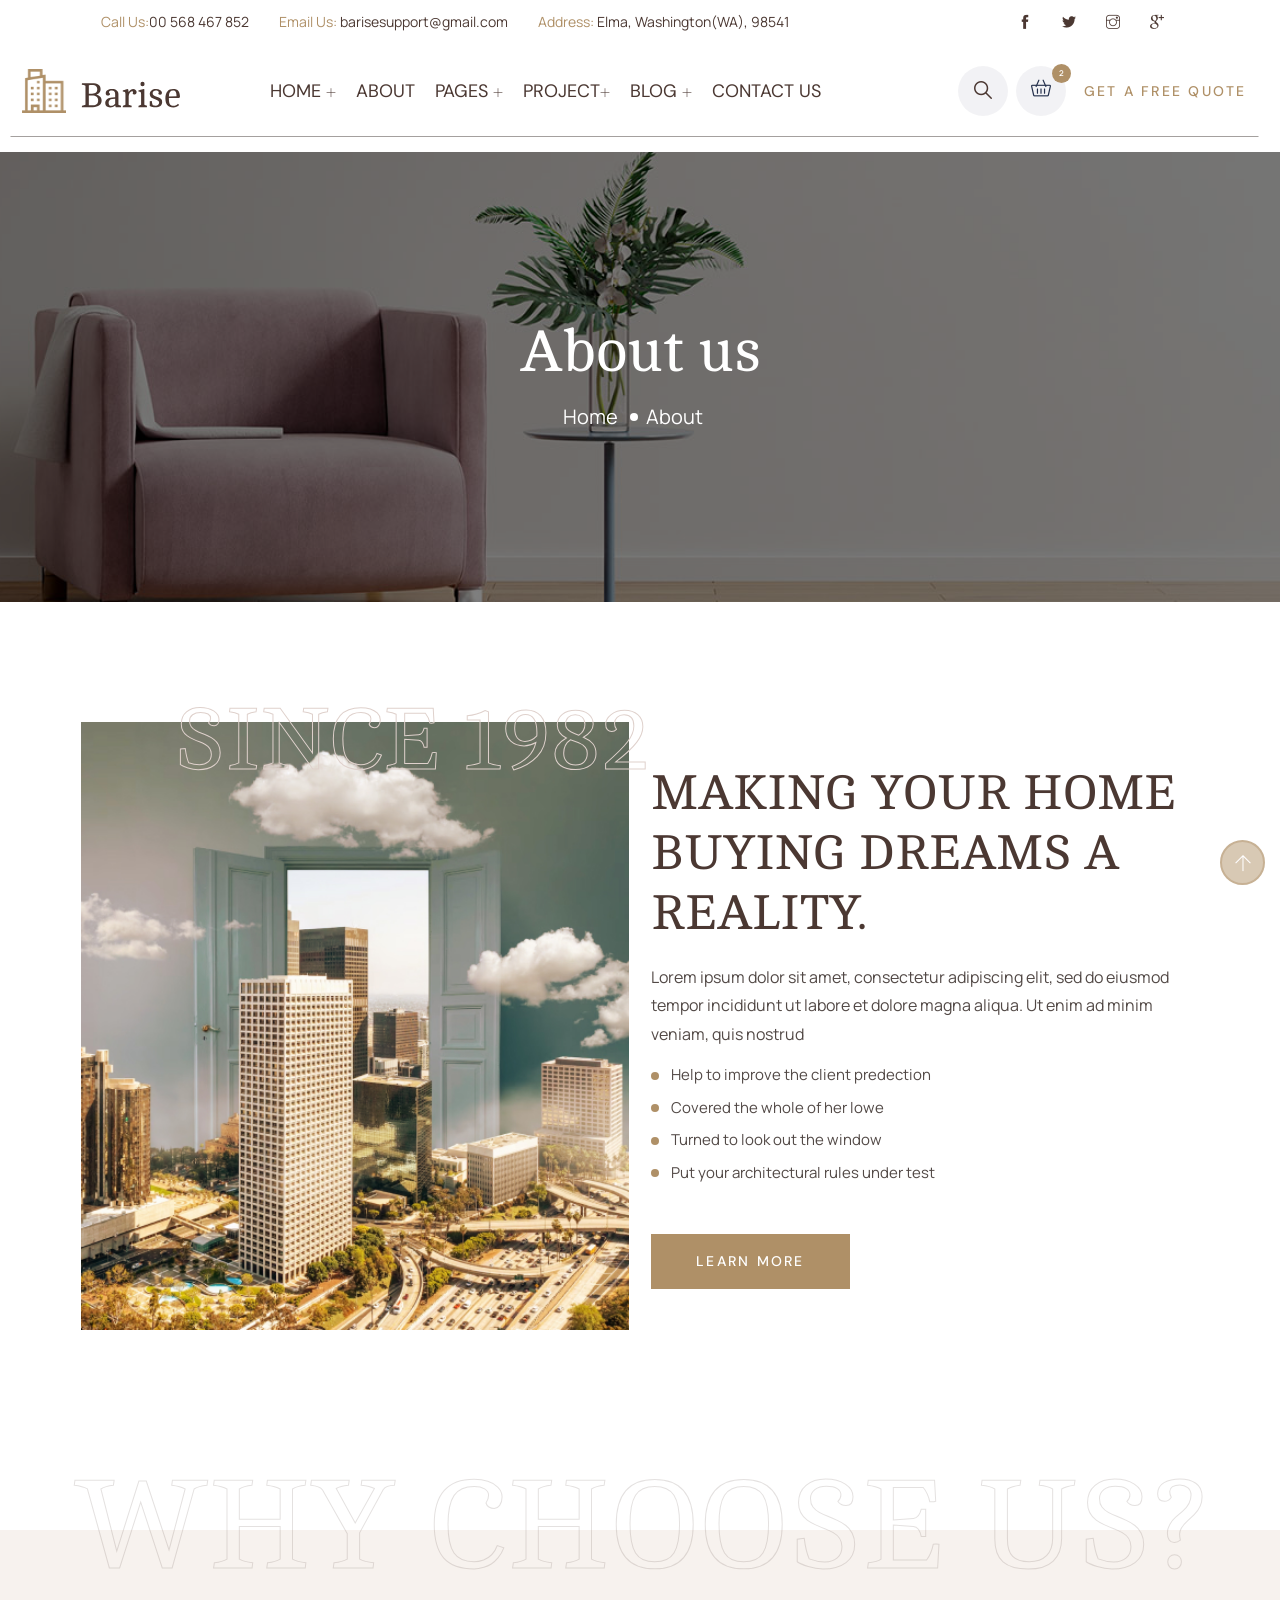
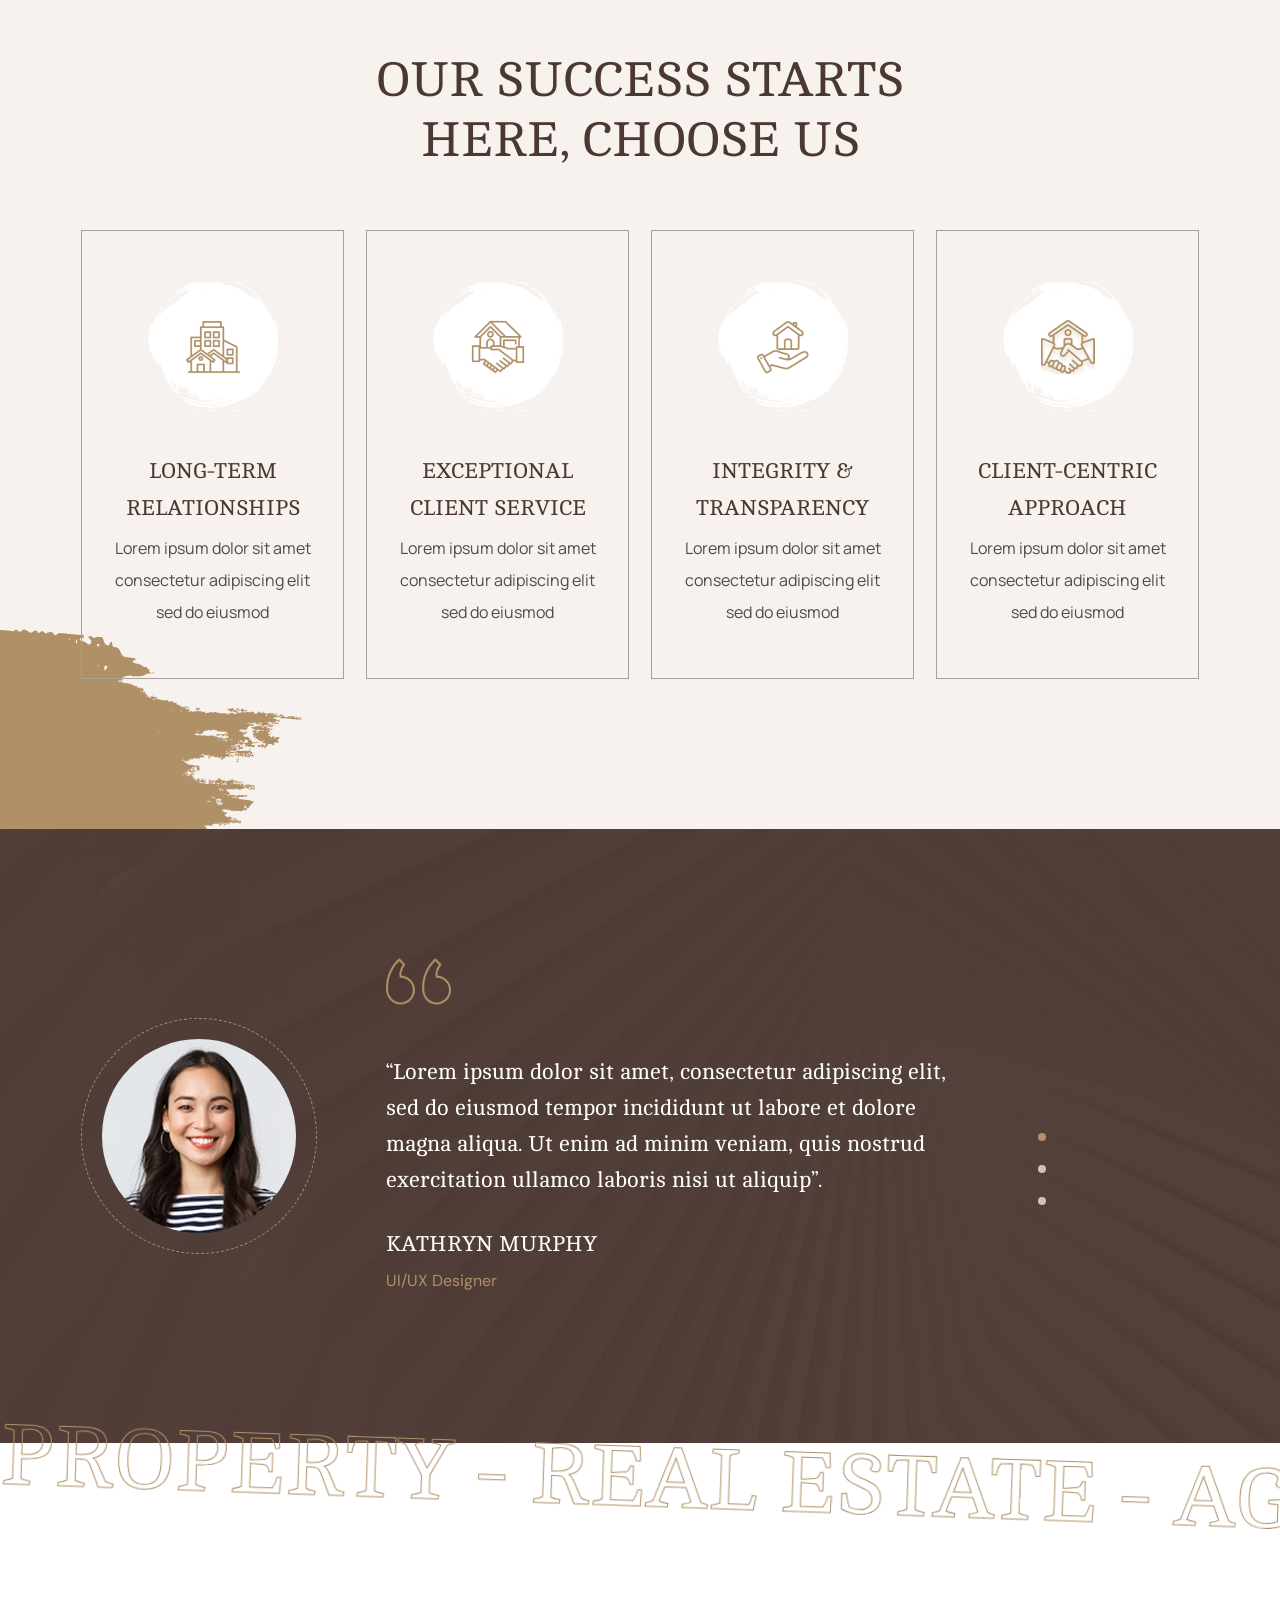
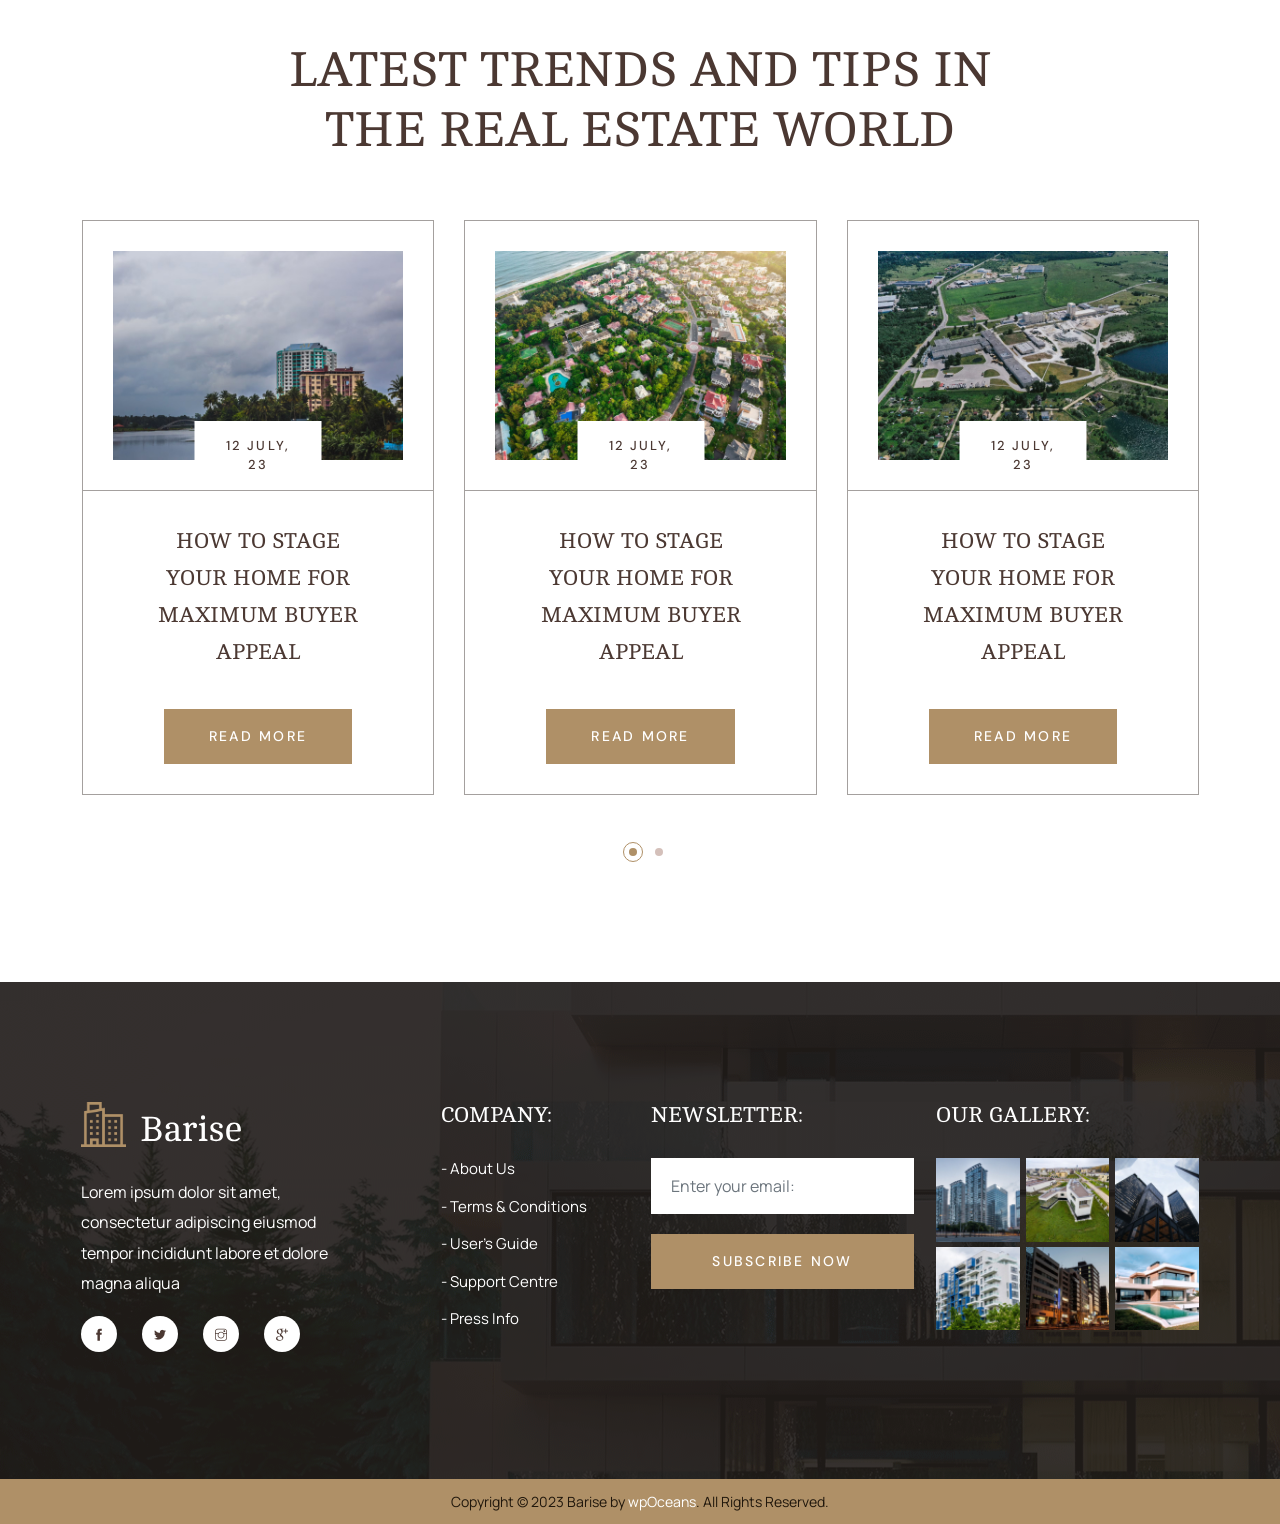
<file: about.html>
<!DOCTYPE html>
<html lang="en">

<head>
    <meta charset="utf-8">
    <meta http-equiv="X-UA-Compatible" content="IE=edge">
    <meta name="viewport" content="width=device-width, initial-scale=1">
    <meta name="author" content="wpOceans">
    <link rel="shortcut icon" type="image/png" href="assets/images/favicon.png">
    <title>Barise - Architecture & Interior HTML5 Template</title>
    <link href="assets/css/themify-icons.css" rel="stylesheet">
    <link href="assets/css/flaticon.css" rel="stylesheet">
    <link href="assets/css/bootstrap.min.css" rel="stylesheet">
    <link href="assets/css/animate.css" rel="stylesheet">
    <link href="assets/css/owl.carousel.css" rel="stylesheet">
    <link href="assets/css/owl.theme.css" rel="stylesheet">
    <link href="assets/css/slick.css" rel="stylesheet">
    <link href="assets/css/slick-theme.css" rel="stylesheet">
    <link href="assets/css/swiper.min.css" rel="stylesheet">
    <link href="assets/css/owl.transitions.css" rel="stylesheet">
    <link href="assets/css/jquery.fancybox.css" rel="stylesheet">
    <link href="assets/css/odometer-theme-default.css" rel="stylesheet">
    <link href="assets/sass/style.css" rel="stylesheet">
</head>

<body>

    <!-- start page-wrapper -->
    <div class="page-wrapper">
        <!-- start preloader -->
        <div class="preloader">
            <div class="vertical-centered-box">
                <div class="content">
                    <div class="loader-circle"></div>
                    <div class="loader-line-mask">
                        <div class="loader-line"></div>
                    </div>
                    <img src="assets/images/preloader.png" alt="">
                </div>
            </div>
        </div>
        <!-- end preloader -->
        <!-- Start header -->
        <header id="header" class="header-style-1 header-style-s3">
            <div class="topbar">
                <div class="container-fluid">
                    <div class="row">
                        <div class="col col-lg-9 col-12">
                            <div class="contact-intro">
                                <ul>
                                    <li><span>Call Us:</span>00 568 467 852</li>
                                    <li><span>Email Us:</span> barisesupport@gmail.com</li>
                                    <li><span>Address:</span> Elma, Washington(WA), 98541</li>
                                </ul>
                            </div>
                        </div>
                        <div class="col col-lg-3 col-12">
                            <div class="contact-info">
                                <ul>
                                    <li><a href="#"><i class="ti-facebook"></i></a></li>
                                    <li><a href="#"><i class="ti-twitter-alt"></i></a></li>
                                    <li><a href="#"><i class="ti-instagram"></i></a></li>
                                    <li><a href="#"><i class="ti-google"></i></a></li>
                                </ul>
                            </div>
                        </div>
                    </div>
                </div>
            </div>
            <!-- end topbar -->
            <div class="wpo-site-header">
                <nav class="navigation navbar navbar-expand-lg navbar-light">
                    <div class="container-fluid">
                        <div class="row align-items-center">
                            <div class="col-lg-3 col-md-3 col-3 d-lg-none dl-block">
                                <div class="mobail-menu">
                                    <button type="button" class="navbar-toggler open-btn">
                                        <span class="sr-only">Toggle navigation</span>
                                        <span class="icon-bar first-angle"></span>
                                        <span class="icon-bar middle-angle"></span>
                                        <span class="icon-bar last-angle"></span>
                                    </button>
                                </div>
                            </div>
                            <div class="col-lg-2 col-md-6 col-6">
                                <div class="navbar-header">
                                    <a class="navbar-brand" href="index.html"><img src="assets/images/logo.svg"
                                            alt="logo"></a>
                                </div>
                            </div>
                            <div class="col-lg-7 col-md-1 col-1">
                                <div id="navbar" class="collapse navbar-collapse navigation-holder">
                                    <button class="menu-close"><i class="ti-close"></i></button>
                                    <ul class="nav navbar-nav mb-2 mb-lg-0">
                                        <li class="menu-item-has-children">
                                            <a href="#">Home <i class="ti-plus"></i></a>
                                            <ul class="sub-menu">
                                                <li><a href="index.html">Home style 1</a></li>
                                                <li><a href="index-2.html">Home style 2</a></li>
                                            </ul>
                                        </li>
                                        <li><a class="active" href="about.html">About</a></li>
                                        <li class="menu-item-has-children">
                                            <a href="#">Pages <i class="ti-plus"></i></a>
                                            <ul class="sub-menu">
                                                <li><a href="service.html">Service</a></li>
                                                <li><a href="service-single.html">Service Single</a></li>
                                                <li><a href="team.html">Team</a></li>
                                                <li><a href="team-single.html">Team Single</a></li>
                                                <li><a href="shop.html">Shop</a></li>
                                                <li><a href="shop-single.html">Shop Single</a></li>
                                                <li><a href="cart.html">Cart</a></li>
                                                <li><a href="chackout.html">Chackout</a></li>
                                                <li><a href="404.html">404 Error</a></li>
                                            </ul>
                                        </li>
                                        <li class="menu-item-has-children">
                                            <a href="#">Project<i class="ti-plus"></i></a>
                                            <ul class="sub-menu">
                                                <li><a href="project.html">Project</a></li>
                                                <li><a href="project-single.html">Project Single</a></li>
                                            </ul>
                                        </li>
                                        <li class="menu-item-has-children">
                                            <a href="#">Blog <i class="ti-plus"></i></a>
                                            <ul class="sub-menu">
                                                <li><a href="blog.html">Blog right sidebar</a></li>
                                                <li><a href="blog-left-sidebar.html">Blog left sidebar</a></li>
                                                <li><a href="blog-fullwidth.html">Blog fullwidth</a></li>
                                                <li class="menu-item-has-children">
                                                    <a href="#">Blog details</a>
                                                    <ul class="sub-menu">
                                                        <li><a href="blog-single.html">Blog details right sidebar</a>
                                                        </li>
                                                        <li><a href="blog-single-left-sidebar.html">Blog details left
                                                                sidebar</a></li>
                                                        <li><a href="blog-single-fullwidth.html">Blog details
                                                                fullwidth</a></li>
                                                    </ul>
                                                </li>
                                            </ul>
                                        </li>
                                        <li><a href="contact.html">Contact us</a></li>
                                    </ul>

                                </div><!-- end of nav-collapse -->
                            </div>
                            <div class="col-lg-3 col-md-2 col-2">
                                <div class="header-right">
                                    <div class="header-search-form-wrapper">
                                        <div class="cart-search-contact">
                                            <button class="search-toggle-btn"><i class="fi flaticon-loupe"></i></button>
                                            <div class="header-search-form">
                                                <form>
                                                    <div>
                                                        <input type="text" class="form-control"
                                                            placeholder="Search here...">
                                                        <button type="submit"><i class="fi flaticon-loupe"></i></button>
                                                    </div>
                                                </form>
                                            </div>
                                        </div>
                                    </div>
                                    <div class="mini-cart">
                                        <button class="cart-toggle-btn"> <i class="fi flaticon-shopping-cart"></i> <span
                                                class="cart-count">2</span></button>
                                        <div class="mini-cart-content">
                                            <button class="mini-cart-close"><i class="ti-close"></i></button>
                                            <div class="mini-cart-items">
                                                <div class="mini-cart-item clearfix">
                                                    <div class="mini-cart-item-image">
                                                        <a href="shop.html"><img
                                                                src="assets/images/shop/mini-cart/img-1.jpg" alt></a>
                                                    </div>
                                                    <div class="mini-cart-item-des">
                                                        <a href="shop.html">Marble Side Table</a>
                                                        <span class="mini-cart-item-price">$20.15 x 1</span>
                                                        <span class="mini-cart-item-quantity"><a href="#"><i
                                                                    class="ti-close"></i></a></span>
                                                    </div>
                                                </div>
                                                <div class="mini-cart-item clearfix">
                                                    <div class="mini-cart-item-image">
                                                        <a href="shop.html"><img
                                                                src="assets/images/shop/mini-cart/img-2.jpg" alt></a>
                                                    </div>
                                                    <div class="mini-cart-item-des">
                                                        <a href="shop.html">Polygonal Vase</a>
                                                        <span class="mini-cart-item-price">$13.25 x 2</span>
                                                        <span class="mini-cart-item-quantity"><a href="#"><i
                                                                    class="ti-close"></i></a></span>
                                                    </div>
                                                </div>
                                            </div>
                                            <div class="mini-cart-action clearfix">
                                                <span class="mini-checkout-price">Subtotal: <span>$215.14</span></span>
                                                <div class="mini-btn">
                                                    <a href="checkout.html" class="view-cart-btn s1">Checkout</a>
                                                    <a href="cart.html" class="view-cart-btn">View Cart</a>
                                                </div>
                                            </div>
                                        </div>
                                    </div>
                                    <div class="close-form">
                                        <a class="header-theme-btn" href="contact.html">GET A free QUOTE</a>
                                    </div>
                                </div>
                            </div>
                        </div>
                    </div><!-- end of container -->
                </nav>
            </div>
        </header>
        <!-- end of header -->

        <!-- start wpo-page-title -->
        <section class="wpo-page-title">
            <div class="container">
                <div class="row">
                    <div class="col col-xs-12">
                        <div class="wpo-breadcumb-wrap">
                            <h2>About us</h2>
                            <ol class="wpo-breadcumb-wrap">
                                <li><a href="index.html">Home</a></li>
                                <li>About</li>
                            </ol>
                        </div>
                    </div>
                </div> <!-- end row -->
            </div> <!-- end container -->
        </section>
        <!-- end page-title -->

        <!-- start of barise-about-section -->
        <section class="barise-about-section section-padding">
            <div class="container">
                <div class="row align-items-center">
                    <div class="col-lg-6 col-12">
                        <div class="about-left-wrap">
                            <div class="about-left-image">
                                <img src="assets/images/about.jpg" alt="">
                            </div>
                            <h2 class="title">
                                since 1982
                            </h2>
                        </div>
                    </div>
                    <div class="col-lg-6 col-12">
                        <div class="about-right-wrap">
                            <h2>Making Your Home Buying Dreams a Reality.</h2>
                            <p>Lorem ipsum dolor sit amet, consectetur adipiscing elit,
                                sed do eiusmod tempor incididunt ut labore et dolore magna aliqua.
                                Ut enim ad minim veniam, quis nostrud</p>
                            <div class="about-right-itam">
                                <ul>
                                    <li>Help to improve the client predection</li>
                                    <li>Covered the whole of her lowe</li>
                                    <li>Turned to look out the window</li>
                                    <li>Put your architectural rules under test</li>
                                </ul>
                            </div>    
                            <a href="about.html" class="theme-btn">learn more</a>
                        </div>
                    </div>
                </div>
            </div>
        </section>
        <!-- end of barise-about-section -->


        <!-- start of barise-choose-section -->
        <section class="barise-choose-section">
            <h2 class="top-title">why choose us?</h2>
            <div class="barise-choose-wrap section-padding">
                <div class="container">
                    <div class="row justify-content-center">
                        <div class="col-lg-7 col-12">
                            <div class="wpo-section-title">
                                <h2>our Success Starts Here, Choose Us</h2>
                            </div>
                        </div>
                    </div>
                    <div class="choose-wrap">
                        <div class="row">
                            <div class="col-lg-3 col-md-6 col-12">
                                <div class="single-card">
                                    <div class="icon">
                                        <div class="icon-on">
                                            <img src="assets/images/choose/icon-1.png" alt="">
                                        </div>
                                        <div class="icon-two">
                                            <img src="assets/images/choose/icon-hover-1.png" alt="">
                                        </div>
                                    </div>
                                    <div class="text">
                                        <h2><a href="service-single.html">Long-Term Relationships</a></h2>
                                        <p>Lorem ipsum dolor sit amet consectetur
                                            adipiscing elit sed do eiusmod</p>
                                    </div>
                                </div>
                            </div>
                            <div class="col-lg-3 col-md-6 col-12">
                                <div class="single-card">
                                    <div class="icon">
                                        <div class="icon-on">
                                            <img src="assets/images/choose/icon-2.png" alt="">
                                        </div>
                                        <div class="icon-two">
                                            <img src="assets/images/choose/icon-hover-2.png" alt="">
                                        </div>
                                    </div>
                                    <div class="text">
                                        <h2><a href="service-single.html">Exceptional client Service</a></h2>
                                        <p>Lorem ipsum dolor sit amet consectetur
                                            adipiscing elit sed do eiusmod</p>
                                    </div>
                                </div>
                            </div>
                            <div class="col-lg-3 col-md-6 col-12">
                                <div class="single-card">
                                    <div class="icon">
                                        <div class="icon-on">
                                            <img src="assets/images/choose/icon-3.png" alt="">
                                        </div>
                                        <div class="icon-two">
                                            <img src="assets/images/choose/icon-hover-3.png" alt="">
                                        </div>
                                    </div>
                                    <div class="text">
                                        <h2><a href="service-single.html">Integrity & Transparency</a></h2>
                                        <p>Lorem ipsum dolor sit amet consectetur
                                            adipiscing elit sed do eiusmod</p>
                                    </div>
                                </div>
                            </div>
                            <div class="col-lg-3 col-md-6 col-12">
                                <div class="single-card">
                                    <div class="icon">
                                        <div class="icon-on">
                                            <img src="assets/images/choose/icon-4.png" alt="">
                                        </div>
                                        <div class="icon-two">
                                            <img src="assets/images/choose/icon-hover-4.png" alt="">
                                        </div>
                                    </div>
                                    <div class="text">
                                        <h2><a href="service-single.html">Client-Centric Approach</a></h2>
                                        <p>Lorem ipsum dolor sit amet consectetur
                                            adipiscing elit sed do eiusmod</p>
                                    </div>
                                </div>
                            </div>
                        </div>
                    </div>
                </div>
                <div class="left-shape">
                    <img src="assets/images/choose/left-shape.svg" alt="">
                </div>
            </div>
        </section>
        <!-- end of barise-choose-section -->

        <!-- stert of barise-testimonial-section -->
        <section class="barise-testimonial-section section-padding testimonial-slider">
            <div class="container">
                <div class="row align-items-center">
                    <div class="col-lg-3 col-12">
                        <div class="all-imgage">
                            <div class="item">
                                <div class="images">
                                    <img src="assets/images/testimonial/1.jpg" alt="">
                                </div>
                            </div>
                            <div class="item">
                                <div class="images">
                                    <img src="assets/images/testimonial/2.jpg" alt="">
                                </div>
                            </div>
                            <div class="item">
                                <div class="images">
                                    <img src="assets/images/testimonial/3.jpg" alt="">
                                </div>
                            </div>
                        </div>
                    </div>
                    <div class="col-lg-8 col-12">
                        <div class="testimonial slider-nav">
                            <div class="content">
                                <div class="icon">
                                    <img src="assets/images/testimonial/q-icon.png" alt="">
                                </div>
                                <p>“Lorem ipsum dolor sit amet, consectetur adipiscing elit,
                                    sed do eiusmod tempor incididunt ut labore et dolore magna aliqua.
                                    Ut enim ad minim veniam, quis nostrud exercitation ullamco laboris nisi ut aliquip”.
                                </p>
                                <h3>Kathryn Murphy</h3>
                                <span>UI/UX Designer</span>
                            </div>
                            <div class="content">
                                <div class="icon">
                                    <img src="assets/images/testimonial/q-icon.png" alt="">
                                </div>
                                <p>“Lorem ipsum dolor sit amet, consectetur adipiscing elit,
                                    sed do eiusmod tempor incididunt ut labore et dolore magna aliqua.
                                    Ut enim ad minim veniam, quis nostrud exercitation ullamco laboris nisi ut aliquip”.
                                </p>
                                <h3>Robert E. Campbell</h3>
                                <span>Project Manager</span>
                            </div>
                            <div class="content">
                                <div class="icon">
                                    <img src="assets/images/testimonial/q-icon.png" alt="">
                                </div>
                                <p>“Lorem ipsum dolor sit amet, consectetur adipiscing elit,
                                    sed do eiusmod tempor incididunt ut labore et dolore magna aliqua.
                                    Ut enim ad minim veniam, quis nostrud exercitation ullamco laboris nisi ut aliquip”.
                                </p>
                                <h3>Alexander</h3>
                                <span>CEO</span>
                            </div>
                        </div>
                    </div>
                </div>
            </div>
        </section>
        <!-- end of barise-testimonial-section -->

        <!-- satart of barise-text-slider-section -->
        <section class="barise-text-slider-section">
            <div class="top-content">
                <h2>property - real estate - agent - residential</h2>
            </div>
        </section>
        <!-- end of barise-text-slider-section -->

        <!-- start of barise-blog-section -->
        <section class="barise-blog-section section-padding">
            <div class="container">
                <div class="row justify-content-center">
                    <div class="col-lg-8 col-12">
                        <div class="wpo-section-title">
                            <h2>Latest Trends and Tips in the Real Estate World</h2>
                        </div>
                    </div>
                </div>
                <div class="blog-slider owl-carousel">
                    <div class="blog-single-item">
                        <div class="image">
                            <img src="assets/images/blog/img-1.jpg" alt="">
                            <span>12 july, 23</span>
                        </div>
                        <div class="text">
                            <h2><a href="blog-single.html">How to Stage Your
                                    Home for Maximum buyer Appeal</a></h2>
                            <a href="blog-single.html" class="theme-btn">READ MORE</a>
                        </div>
                    </div>
                    <div class="blog-single-item">
                        <div class="image">
                            <img src="assets/images/blog/img-2.jpg" alt="">
                            <span>12 july, 23</span>
                        </div>
                        <div class="text">
                            <h2><a href="blog-single.html">How to Stage Your
                                    Home for Maximum buyer Appeal</a></h2>
                            <a href="blog-single.html" class="theme-btn">READ MORE</a>
                        </div>
                    </div>
                    <div class="blog-single-item">
                        <div class="image">
                            <img src="assets/images/blog/img-3.jpg" alt="">
                            <span>12 july, 23</span>
                        </div>
                        <div class="text">
                            <h2><a href="blog-single.html">How to Stage Your
                                    Home for Maximum buyer Appeal</a></h2>
                            <a href="blog-single.html" class="theme-btn">READ MORE</a>
                        </div>
                    </div>
                    <div class="blog-single-item">
                        <div class="image">
                            <img src="assets/images/blog/img-1.jpg" alt="">
                            <span>12 july, 23</span>
                        </div>
                        <div class="text">
                            <h2><a href="blog-single.html">How to Stage Your
                                    Home for Maximum buyer Appeal</a></h2>
                            <a href="blog-single.html" class="theme-btn">READ MORE</a>
                        </div>
                    </div>
                    <div class="blog-single-item">
                        <div class="image">
                            <img src="assets/images/blog/img-2.jpg" alt="">
                            <span>12 july, 23</span>
                        </div>
                        <div class="text">
                            <h2><a href="blog-single.html">How to Stage Your
                                    Home for Maximum buyer Appeal</a></h2>
                            <a href="blog-single.html" class="theme-btn">READ MORE</a>
                        </div>
                    </div>
                    <div class="blog-single-item">
                        <div class="image">
                            <img src="assets/images/blog/img-3.jpg" alt="">
                            <span>12 july, 23</span>
                        </div>
                        <div class="text">
                            <h2><a href="blog-single.html">How to Stage Your
                                    Home for Maximum buyer Appeal</a></h2>
                            <a href="blog-single.html" class="theme-btn">READ MORE</a>
                        </div>
                    </div>
                </div>
            </div>
        </section>
        <!-- end of barise-blog-section -->

        <!-- start of wpo-site-footer-section-s2 -->
        <footer class="wpo-site-footer-s2">
            <div class="wpo-upper-footer">
                <div class="container">
                    <div class="row">
                        <div class="col col-lg-3 col-md-6 col-sm-12 col-12">
                            <div class="widget about-widget">
                                <div class="logo widget-title">
                                    <img src="assets/images/logo-2.svg" alt="blog">
                                </div>
                                <p>Lorem ipsum dolor sit amet, consectetur adipiscing
                                    eiusmod tempor incididunt
                                    labore et dolore magna aliqua</p>
                                <div class="social-icon">
                                    <ul>
                                        <li>
                                            <a href="#">
                                                <i class="ti-facebook"></i>
                                            </a>
                                        </li>
                                        <li>
                                            <a href="#">
                                                <i class="ti-twitter-alt"></i>
                                            </a>
                                        </li>
                                        <li>
                                            <a href="#">
                                                <i class="ti-instagram"></i>
                                            </a>
                                        </li>
                                        <li>
                                            <a href="#">
                                                <i class="ti-google"></i>
                                            </a>
                                        </li>
                                    </ul>
                                </div>

                            </div>
                        </div>
                        <div class="col col-lg-3 col-md-6 col-sm-12 col-12">
                            <div class="widget link-widget">
                                <div class="widget-title">
                                    <h3>company:</h3>
                                </div>
                                <ul>
                                    <li><a href="#">- About Us</a></li>
                                    <li><a href="#">- Terms & Conditions</a></li>
                                    <li><a href="#">- User’s Guide</a></li>
                                    <li><a href="#">- Support Centre</a></li>
                                    <li><a href="#">- Press Info</a></li>
                                </ul>
                            </div>
                        </div>
                        <div class="col col-lg-3 col-md-6 col-sm-12 col-12">
                            <div class="widget newsletter-widget">
                                <div class="widget-title">
                                    <h3>Newsletter:</h3>
                                </div>
                                <div class="f-from">
                                    <input type="email" class="form-control" placeholder="Enter your email:">
                                    <input type="submit" class="theme-btn" value="subscribe now">
                                </div>
                            </div>
                        </div>
                        <div class="col col-lg-3 col-md-6 col-sm-12 col-12">
                            <div class="widget instagram">
                                <div class="widget-title">
                                    <h3>Our Gallery:</h3>
                                </div>
                                <ul>
                                    <li><img src="assets/images/instagram/img-1.jpg" alt=""></li>
                                    <li><img src="assets/images/instagram/img-2.jpg" alt=""></li>
                                    <li><img src="assets/images/instagram/img-3.jpg" alt=""></li>
                                    <li><img src="assets/images/instagram/img-4.jpg" alt=""></li>
                                    <li><img src="assets/images/instagram/img-5.jpg" alt=""></li>
                                    <li><img src="assets/images/instagram/img-6.jpg" alt=""></li>
                                </ul>
                            </div>
                        </div>
                    </div>
                </div> <!-- end container -->
            </div>
            <div class="wpo-lower-footer">
                <div class="container">
                    <div class="lower-wrap">
                        <div class="row justify-content-center">
                            <div class="col col-lg-6 col-12">
                                <p class="copyright"> Copyright © 2023 Barise by <a href="index.html">wpOceans</a>.
                                    All
                                    Rights Reserved.</p>
                            </div>
                        </div>
                    </div>
                </div>
            </div>
        </footer>
        <!-- end of wpo-site-footer-section-s2 -->


    </div>
    <!-- end of page-wrapper -->

    <!-- All JavaScript files
    ================================================== -->
    <script src="assets/js/jquery.min.js"></script>
    <script src="assets/js/bootstrap.bundle.min.js"></script>
    <!-- Plugins for this template -->
    <script src="assets/js/modernizr.custom.js"></script>
    <script src="assets/js/jquery.dlmenu.js"></script>
    <script src="assets/js/jquery-plugin-collection.js"></script>
    <!-- Custom script for this template -->
    <script src="assets/js/script.js"></script>

</body>

</html>
</file>
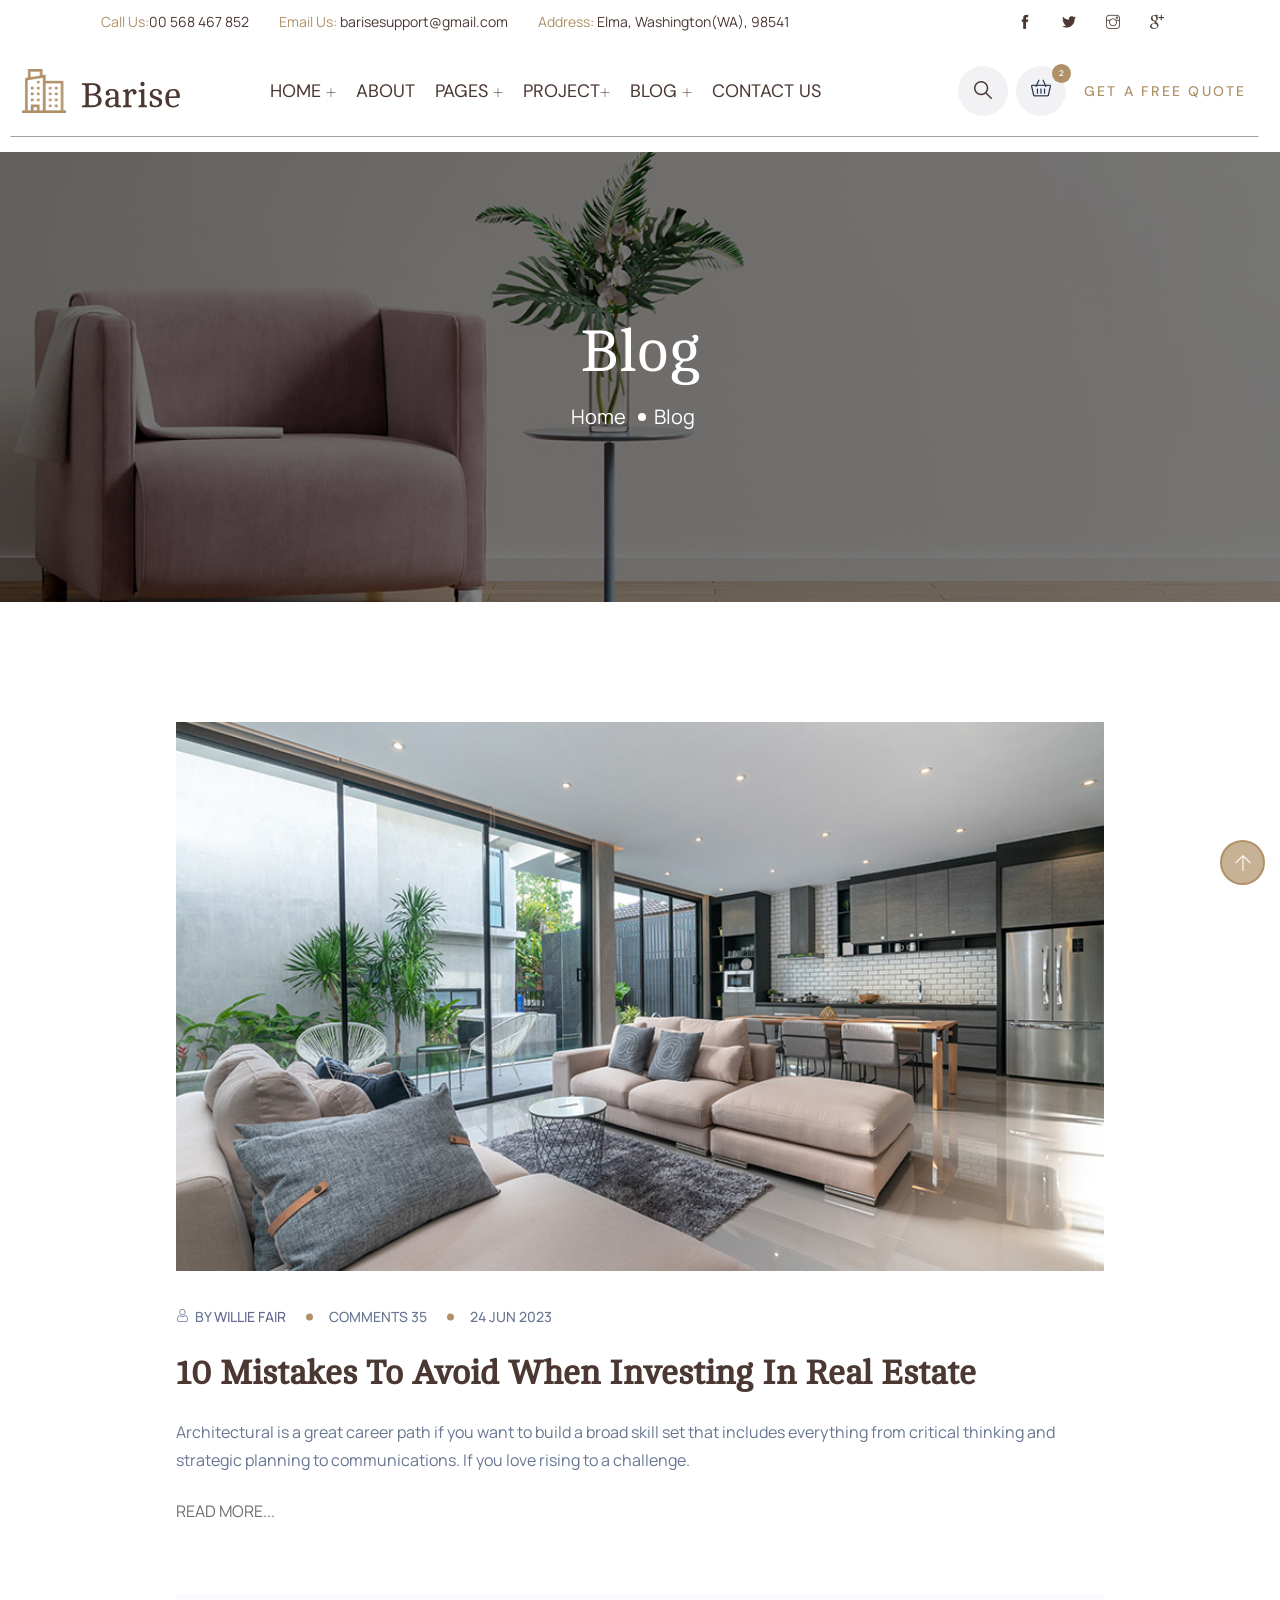
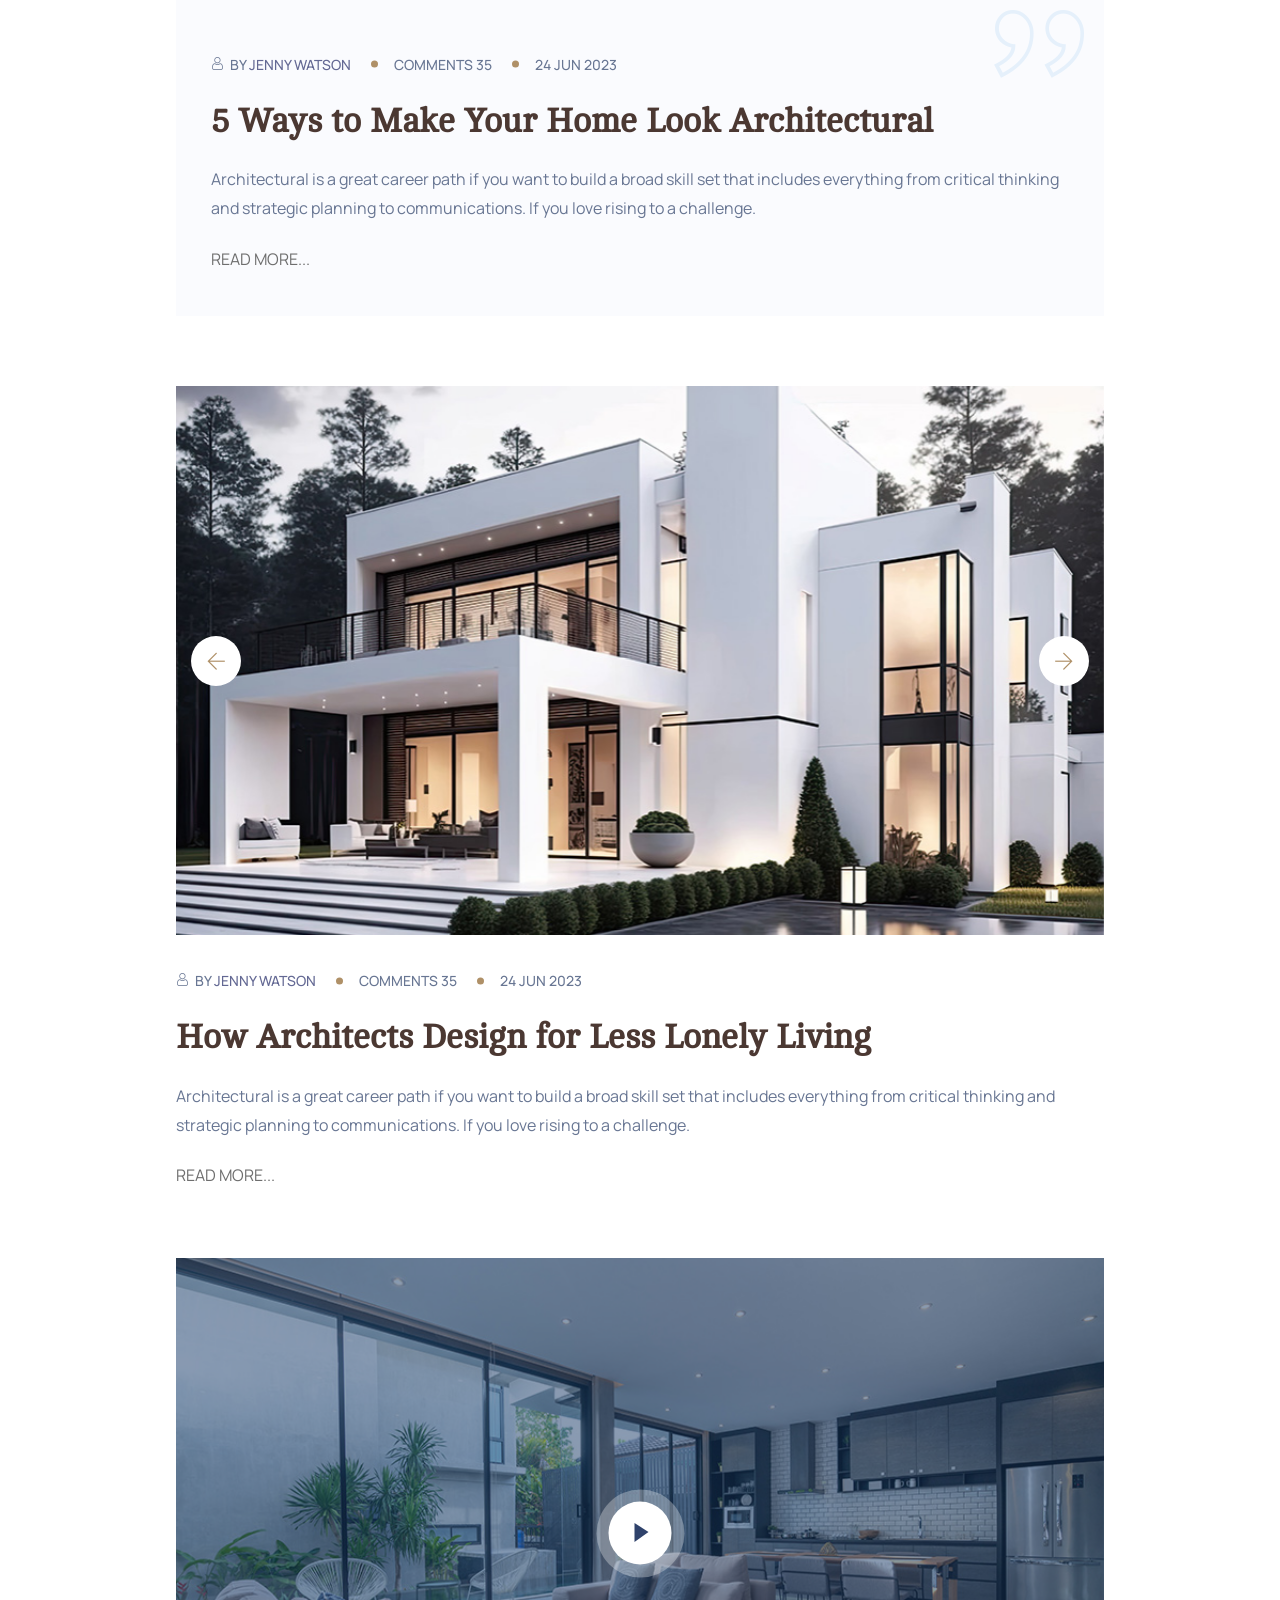
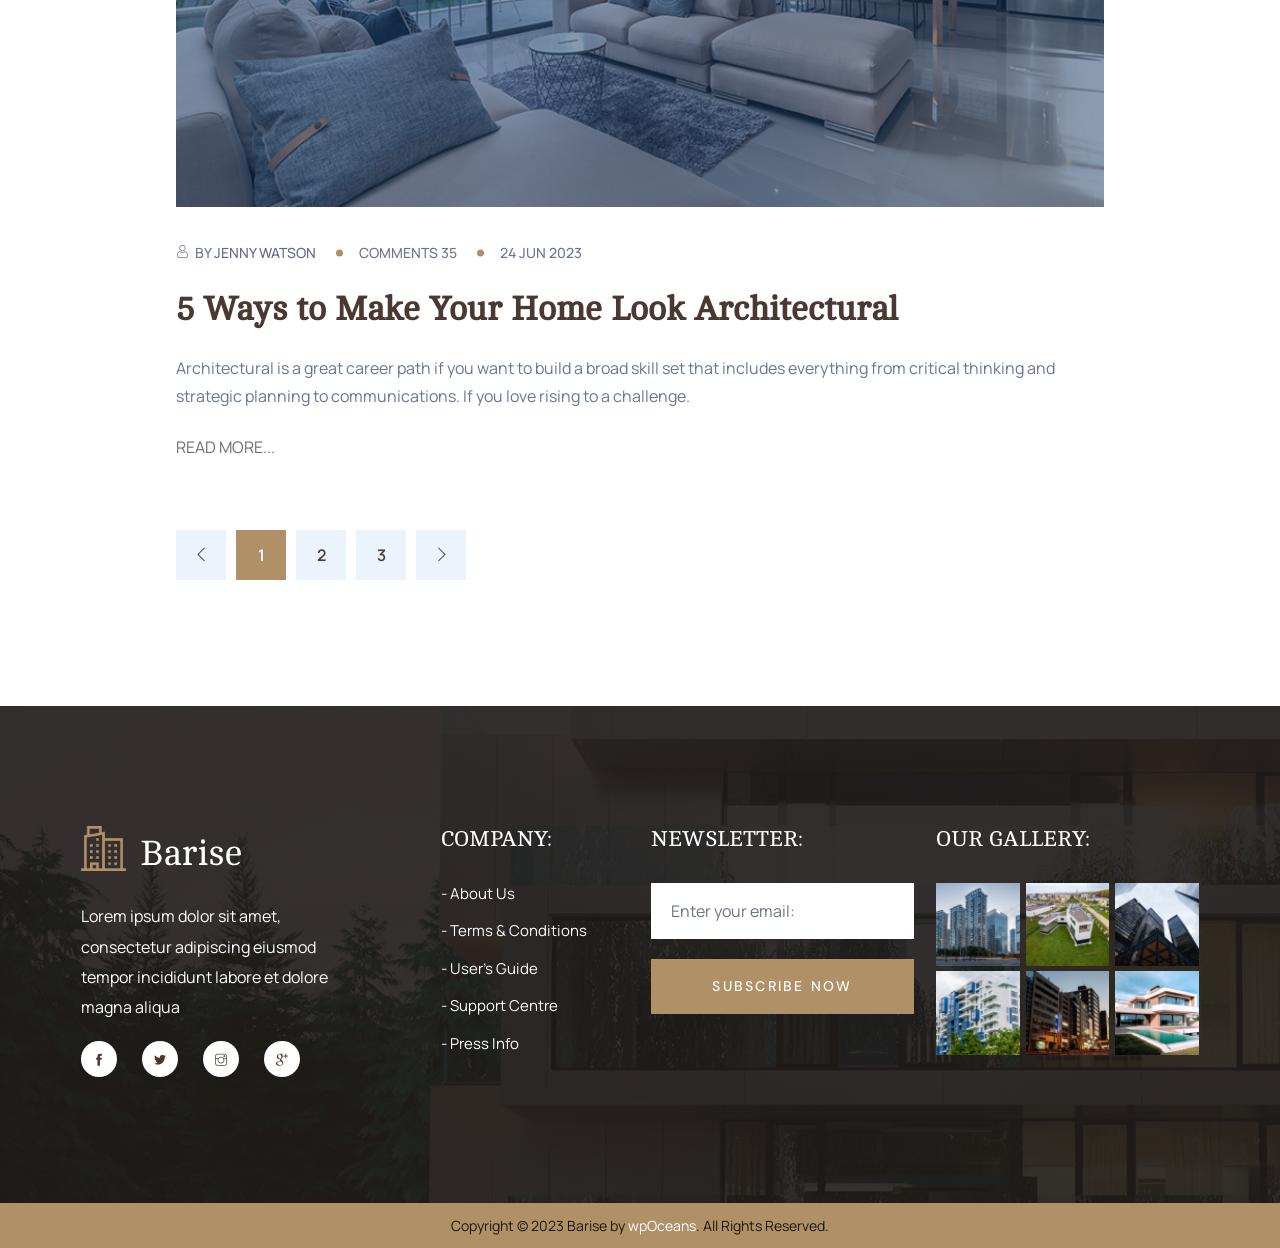
<file: blog-fullwidth.html>
<!DOCTYPE html>
<html lang="en">

<head>
    <meta charset="utf-8">
    <meta http-equiv="X-UA-Compatible" content="IE=edge">
    <meta name="viewport" content="width=device-width, initial-scale=1">
    <meta name="author" content="wpOceans">
    <link rel="shortcut icon" type="image/png" href="assets/images/favicon.png">
    <title>Barise - Architecture & Interior HTML5 Template</title>
    <link href="assets/css/themify-icons.css" rel="stylesheet">
    <link href="assets/css/flaticon.css" rel="stylesheet">
    <link href="assets/css/bootstrap.min.css" rel="stylesheet">
    <link href="assets/css/animate.css" rel="stylesheet">
    <link href="assets/css/owl.carousel.css" rel="stylesheet">
    <link href="assets/css/owl.theme.css" rel="stylesheet">
    <link href="assets/css/slick.css" rel="stylesheet">
    <link href="assets/css/slick-theme.css" rel="stylesheet">
    <link href="assets/css/swiper.min.css" rel="stylesheet">
    <link href="assets/css/owl.transitions.css" rel="stylesheet">
    <link href="assets/css/jquery.fancybox.css" rel="stylesheet">
    <link href="assets/css/odometer-theme-default.css" rel="stylesheet">
    <link href="assets/sass/style.css" rel="stylesheet">
</head>

<body>

    <!-- start page-wrapper -->
    <div class="page-wrapper">
        <!-- start preloader -->
        <div class="preloader">
            <div class="vertical-centered-box">
                <div class="content">
                    <div class="loader-circle"></div>
                    <div class="loader-line-mask">
                        <div class="loader-line"></div>
                    </div>
                    <img src="assets/images/preloader.png" alt="">
                </div>
            </div>
        </div>
        <!-- end preloader -->
        <!-- Start header -->
        <header id="header" class="header-style-1 header-style-s3">
            <div class="topbar">
                <div class="container-fluid">
                    <div class="row">
                        <div class="col col-lg-9 col-12">
                            <div class="contact-intro">
                                <ul>
                                    <li><span>Call Us:</span>00 568 467 852</li>
                                    <li><span>Email Us:</span> barisesupport@gmail.com</li>
                                    <li><span>Address:</span> Elma, Washington(WA), 98541</li>
                                </ul>
                            </div>
                        </div>
                        <div class="col col-lg-3 col-12">
                            <div class="contact-info">
                                <ul>
                                    <li><a href="#"><i class="ti-facebook"></i></a></li>
                                    <li><a href="#"><i class="ti-twitter-alt"></i></a></li>
                                    <li><a href="#"><i class="ti-instagram"></i></a></li>
                                    <li><a href="#"><i class="ti-google"></i></a></li>
                                </ul>
                            </div>
                        </div>
                    </div>
                </div>
            </div>
            <!-- end topbar -->
            <div class="wpo-site-header">
                <nav class="navigation navbar navbar-expand-lg navbar-light">
                    <div class="container-fluid">
                        <div class="row align-items-center">
                            <div class="col-lg-3 col-md-3 col-3 d-lg-none dl-block">
                                <div class="mobail-menu">
                                    <button type="button" class="navbar-toggler open-btn">
                                        <span class="sr-only">Toggle navigation</span>
                                        <span class="icon-bar first-angle"></span>
                                        <span class="icon-bar middle-angle"></span>
                                        <span class="icon-bar last-angle"></span>
                                    </button>
                                </div>
                            </div>
                            <div class="col-lg-2 col-md-6 col-6">
                                <div class="navbar-header">
                                    <a class="navbar-brand" href="index.html"><img src="assets/images/logo.svg"
                                            alt="logo"></a>
                                </div>
                            </div>
                            <div class="col-lg-7 col-md-1 col-1">
                                <div id="navbar" class="collapse navbar-collapse navigation-holder">
                                    <button class="menu-close"><i class="ti-close"></i></button>
                                    <ul class="nav navbar-nav mb-2 mb-lg-0">
                                        <li class="menu-item-has-children">
                                            <a href="#">Home <i class="ti-plus"></i></a>
                                            <ul class="sub-menu">
                                                <li><a href="index.html">Home style 1</a></li>
                                                <li><a href="index-2.html">Home style 2</a></li>
                                            </ul>
                                        </li>
                                        <li><a href="about.html">About</a></li>
                                        <li class="menu-item-has-children">
                                            <a href="#">Pages <i class="ti-plus"></i></a>
                                            <ul class="sub-menu">
                                                <li><a href="service.html">Service</a></li>
                                                <li><a href="service-single.html">Service Single</a></li>
                                                <li><a href="team.html">Team</a></li>
                                                <li><a href="team-single.html">Team Single</a></li>
                                                <li><a href="shop.html">Shop</a></li>
                                                <li><a href="shop-single.html">Shop Single</a></li>
                                                <li><a href="cart.html">Cart</a></li>
                                                <li><a href="chackout.html">Chackout</a></li>
                                                <li><a href="404.html">404 Error</a></li>
                                            </ul>
                                        </li>
                                        <li class="menu-item-has-children">
                                            <a href="#">Project<i class="ti-plus"></i></a>
                                            <ul class="sub-menu">
                                                <li><a href="project.html">Project</a></li>
                                                <li><a href="project-single.html">Project Single</a></li>
                                            </ul>
                                        </li>
                                        <li class="menu-item-has-children">
                                            <a class="active" href="#">Blog <i class="ti-plus"></i></a>
                                            <ul class="sub-menu">
                                                <li><a href="blog.html">Blog right sidebar</a></li>
                                                <li><a href="blog-left-sidebar.html">Blog left sidebar</a></li>
                                                <li><a class="active" href="blog-fullwidth.html">Blog fullwidth</a></li>
                                                <li class="menu-item-has-children">
                                                    <a href="#">Blog details</a>
                                                    <ul class="sub-menu">
                                                        <li><a href="blog-single.html">Blog details right sidebar</a>
                                                        </li>
                                                        <li><a href="blog-single-left-sidebar.html">Blog details left
                                                                sidebar</a></li>
                                                        <li><a href="blog-single-fullwidth.html">Blog details
                                                                fullwidth</a></li>
                                                    </ul>
                                                </li>
                                            </ul>
                                        </li>
                                        <li><a href="contact.html">Contact us</a></li>
                                    </ul>

                                </div><!-- end of nav-collapse -->
                            </div>
                            <div class="col-lg-3 col-md-2 col-2">
                                <div class="header-right">
                                    <div class="header-search-form-wrapper">
                                        <div class="cart-search-contact">
                                            <button class="search-toggle-btn"><i class="fi flaticon-loupe"></i></button>
                                            <div class="header-search-form">
                                                <form>
                                                    <div>
                                                        <input type="text" class="form-control"
                                                            placeholder="Search here...">
                                                        <button type="submit"><i class="fi flaticon-loupe"></i></button>
                                                    </div>
                                                </form>
                                            </div>
                                        </div>
                                    </div>
                                    <div class="mini-cart">
                                        <button class="cart-toggle-btn"> <i class="fi flaticon-shopping-cart"></i> <span
                                                class="cart-count">2</span></button>
                                        <div class="mini-cart-content">
                                            <button class="mini-cart-close"><i class="ti-close"></i></button>
                                            <div class="mini-cart-items">
                                                <div class="mini-cart-item clearfix">
                                                    <div class="mini-cart-item-image">
                                                        <a href="shop.html"><img
                                                                src="assets/images/shop/mini-cart/img-1.jpg" alt></a>
                                                    </div>
                                                    <div class="mini-cart-item-des">
                                                        <a href="shop.html">Marble Side Table</a>
                                                        <span class="mini-cart-item-price">$20.15 x 1</span>
                                                        <span class="mini-cart-item-quantity"><a href="#"><i
                                                                    class="ti-close"></i></a></span>
                                                    </div>
                                                </div>
                                                <div class="mini-cart-item clearfix">
                                                    <div class="mini-cart-item-image">
                                                        <a href="shop.html"><img
                                                                src="assets/images/shop/mini-cart/img-2.jpg" alt></a>
                                                    </div>
                                                    <div class="mini-cart-item-des">
                                                        <a href="shop.html">Polygonal Vase</a>
                                                        <span class="mini-cart-item-price">$13.25 x 2</span>
                                                        <span class="mini-cart-item-quantity"><a href="#"><i
                                                                    class="ti-close"></i></a></span>
                                                    </div>
                                                </div>
                                            </div>
                                            <div class="mini-cart-action clearfix">
                                                <span class="mini-checkout-price">Subtotal: <span>$215.14</span></span>
                                                <div class="mini-btn">
                                                    <a href="checkout.html" class="view-cart-btn s1">Checkout</a>
                                                    <a href="cart.html" class="view-cart-btn">View Cart</a>
                                                </div>
                                            </div>
                                        </div>
                                    </div>
                                    <div class="close-form">
                                        <a class="header-theme-btn" href="contact.html">GET A free QUOTE</a>
                                    </div>
                                </div>
                            </div>
                        </div>
                    </div><!-- end of container -->
                </nav>
            </div>
        </header>
        <!-- end of header -->

        <!-- start wpo-page-title -->
        <section class="wpo-page-title">
            <div class="container">
                <div class="row">
                    <div class="col col-xs-12">
                        <div class="wpo-breadcumb-wrap">
                            <h2>Blog</h2>
                            <ol class="wpo-breadcumb-wrap">
                                <li><a href="index.html">Home</a></li>
                                <li>Blog</li>
                            </ol>
                        </div>
                    </div>
                </div> <!-- end row -->
            </div> <!-- end container -->
        </section>
        <!-- end page-title -->

        <!-- start wpo-blog-pg-section -->
        <section class="wpo-blog-pg-section blog-pg-left-sidebar section-padding">
            <div class="container">
                <div class="row">
                    <div class=" col-lg-10 offset-lg-1">
                        <div class="wpo-blog-content">
                            <div class="post format-standard-image">
                                <div class="entry-media">
                                    <img src="assets/images/blog/img-6.jpg" alt>
                                </div>
                                <div class="entry-meta">
                                    <ul>
                                        <li><i class="fi flaticon-user"></i> By <a href="#">Willie Fair</a> </li>
                                        <li><i class="fi flaticon-comment-white-oval-bubble"></i> Comments 35 </li>
                                        <li><i class="fi flaticon-calendar-1"></i> 24 Jun 2023</li>
                                    </ul>
                                </div>
                                <div class="entry-details">
                                    <h3><a href="blog-single.html">10 Mistakes To Avoid When Investing In Real
                                            Estate</a></h3>
                                    <p>Architectural is a great career path if you want to build a broad skill set that
                                        includes everything from critical thinking and strategic planning to
                                        communications. If you love rising to a challenge.</p>
                                    <a href="blog-single.html" class="read-more">READ MORE...</a>
                                </div>
                            </div>
                            <div class="post format-standard">
                                <div class="entry-meta">
                                    <ul>
                                        <li><i class="fi flaticon-user"></i> By <a href="#">Jenny Watson</a> </li>
                                        <li><i class="fi flaticon-comment-white-oval-bubble"></i> Comments 35 </li>
                                        <li><i class="fi flaticon-calendar-1"></i> 24 Jun 2023</li>
                                    </ul>
                                </div>
                                <div class="entry-details">
                                    <h3><a href="blog-single.html">5 Ways to Make Your Home Look Architectural</a>
                                    </h3>
                                    <p>Architectural is a great career path if you want to build a broad skill set that
                                        includes everything from critical thinking and strategic planning to
                                        communications. If you love rising to a challenge.</p>
                                    <a href="blog-single.html" class="read-more">READ MORE...</a>
                                </div>
                            </div>

                            <div class="post format-gallery">
                                <div class="entry-media">
                                    <div class="post-slider owl-carousel">
                                        <img src="assets/images/blog/img-7.jpg" alt>
                                        <img src="assets/images/blog/img-8.jpg" alt>
                                    </div>

                                </div>
                                <div class="entry-meta">
                                    <ul>
                                        <li><i class="fi flaticon-user"></i> By <a href="#">Jenny Watson</a> </li>
                                        <li><i class="fi flaticon-comment-white-oval-bubble"></i> Comments 35 </li>
                                        <li><i class="fi flaticon-calendar-1"></i> 24 Jun 2023</li>
                                    </ul>
                                </div>
                                <div class="entry-details">
                                    <h3><a href="blog-single.html">How Architects Design for Less Lonely Living</a></h3>
                                    <p>Architectural is a great career path if you want to build a broad skill set that
                                        includes everything from critical thinking and strategic planning to
                                        communications. If you love rising to a challenge.</p>
                                    <a href="blog-single.html" class="read-more">READ MORE...</a>
                                </div>
                            </div>
                            <div class="post format-video">
                                <div class="entry-media video-holder">
                                    <img src="assets/images/blog/img-6.jpg" alt>
                                    <a href="https://www.youtube.com/embed/NjIkTXmPycY" class="video-btn"
                                        data-type="iframe">
                                        <i class="fi flaticon-play"></i>
                                    </a>

                                </div>
                                <div class="entry-meta">
                                    <ul>
                                        <li><i class="fi flaticon-user"></i> By <a href="#">Jenny Watson</a> </li>
                                        <li><i class="fi flaticon-comment-white-oval-bubble"></i> Comments 35 </li>
                                        <li><i class="fi flaticon-calendar-1"></i> 24 Jun 2023</li>
                                    </ul>
                                </div>
                                <div class="entry-details">
                                    <h3><a href="blog-single.html">5 Ways to Make Your Home Look Architectural</a>
                                    </h3>
                                    <p>Architectural is a great career path if you want to build a broad skill set that
                                        includes everything from critical thinking and strategic planning to
                                        communications. If you love rising to a challenge.</p>
                                    <a href="blog-single.html" class="read-more">READ MORE...</a>
                                </div>
                            </div>
                            <div class="pagination-wrapper pagination-wrapper-left">
                                <ul class="pg-pagination">
                                    <li>
                                        <a href="#" aria-label="Previous">
                                            <i class="fi ti-angle-left"></i>
                                        </a>
                                    </li>
                                    <li class="active"><a href="#">1</a></li>
                                    <li><a href="#">2</a></li>
                                    <li><a href="#">3</a></li>
                                    <li>
                                        <a href="#" aria-label="Next">
                                            <i class="fi ti-angle-right"></i>
                                        </a>
                                    </li>
                                </ul>
                            </div>
                        </div>
                    </div>
                </div>
            </div> <!-- end container -->
        </section>
        <!-- end wpo-blog-pg-section -->

        <!-- start of wpo-site-footer-section-s2 -->
        <footer class="wpo-site-footer-s2">
            <div class="wpo-upper-footer">
                <div class="container">
                    <div class="row">
                        <div class="col col-lg-3 col-md-6 col-sm-12 col-12">
                            <div class="widget about-widget">
                                <div class="logo widget-title">
                                    <img src="assets/images/logo-2.svg" alt="blog">
                                </div>
                                <p>Lorem ipsum dolor sit amet, consectetur adipiscing
                                    eiusmod tempor incididunt
                                    labore et dolore magna aliqua</p>
                                <div class="social-icon">
                                    <ul>
                                        <li>
                                            <a href="#">
                                                <i class="ti-facebook"></i>
                                            </a>
                                        </li>
                                        <li>
                                            <a href="#">
                                                <i class="ti-twitter-alt"></i>
                                            </a>
                                        </li>
                                        <li>
                                            <a href="#">
                                                <i class="ti-instagram"></i>
                                            </a>
                                        </li>
                                        <li>
                                            <a href="#">
                                                <i class="ti-google"></i>
                                            </a>
                                        </li>
                                    </ul>
                                </div>

                            </div>
                        </div>
                        <div class="col col-lg-3 col-md-6 col-sm-12 col-12">
                            <div class="widget link-widget">
                                <div class="widget-title">
                                    <h3>company:</h3>
                                </div>
                                <ul>
                                    <li><a href="#">- About Us</a></li>
                                    <li><a href="#">- Terms & Conditions</a></li>
                                    <li><a href="#">- User’s Guide</a></li>
                                    <li><a href="#">- Support Centre</a></li>
                                    <li><a href="#">- Press Info</a></li>
                                </ul>
                            </div>
                        </div>
                        <div class="col col-lg-3 col-md-6 col-sm-12 col-12">
                            <div class="widget newsletter-widget">
                                <div class="widget-title">
                                    <h3>Newsletter:</h3>
                                </div>
                                <div class="f-from">
                                    <input type="email" class="form-control" placeholder="Enter your email:">
                                    <input type="submit" class="theme-btn" value="subscribe now">
                                </div>
                            </div>
                        </div>
                        <div class="col col-lg-3 col-md-6 col-sm-12 col-12">
                            <div class="widget instagram">
                                <div class="widget-title">
                                    <h3>Our Gallery:</h3>
                                </div>
                                <ul>
                                    <li><img src="assets/images/instagram/img-1.jpg" alt=""></li>
                                    <li><img src="assets/images/instagram/img-2.jpg" alt=""></li>
                                    <li><img src="assets/images/instagram/img-3.jpg" alt=""></li>
                                    <li><img src="assets/images/instagram/img-4.jpg" alt=""></li>
                                    <li><img src="assets/images/instagram/img-5.jpg" alt=""></li>
                                    <li><img src="assets/images/instagram/img-6.jpg" alt=""></li>
                                </ul>
                            </div>
                        </div>
                    </div>
                </div> <!-- end container -->
            </div>
            <div class="wpo-lower-footer">
                <div class="container">
                    <div class="lower-wrap">
                        <div class="row justify-content-center">
                            <div class="col col-lg-6 col-12">
                                <p class="copyright"> Copyright © 2023 Barise by <a href="index.html">wpOceans</a>.
                                    All
                                    Rights Reserved.</p>
                            </div>
                        </div>
                    </div>
                </div>
            </div>
        </footer>
        <!-- end of wpo-site-footer-section-s2 -->


    </div>
    <!-- end of page-wrapper -->

    <!-- All JavaScript files
    ================================================== -->
    <script src="assets/js/jquery.min.js"></script>
    <script src="assets/js/bootstrap.bundle.min.js"></script>
    <!-- Plugins for this template -->
    <script src="assets/js/modernizr.custom.js"></script>
    <script src="assets/js/jquery.dlmenu.js"></script>
    <script src="assets/js/jquery-plugin-collection.js"></script>
    <!-- Custom script for this template -->
    <script src="assets/js/script.js"></script>

</body>

</html>
</file>
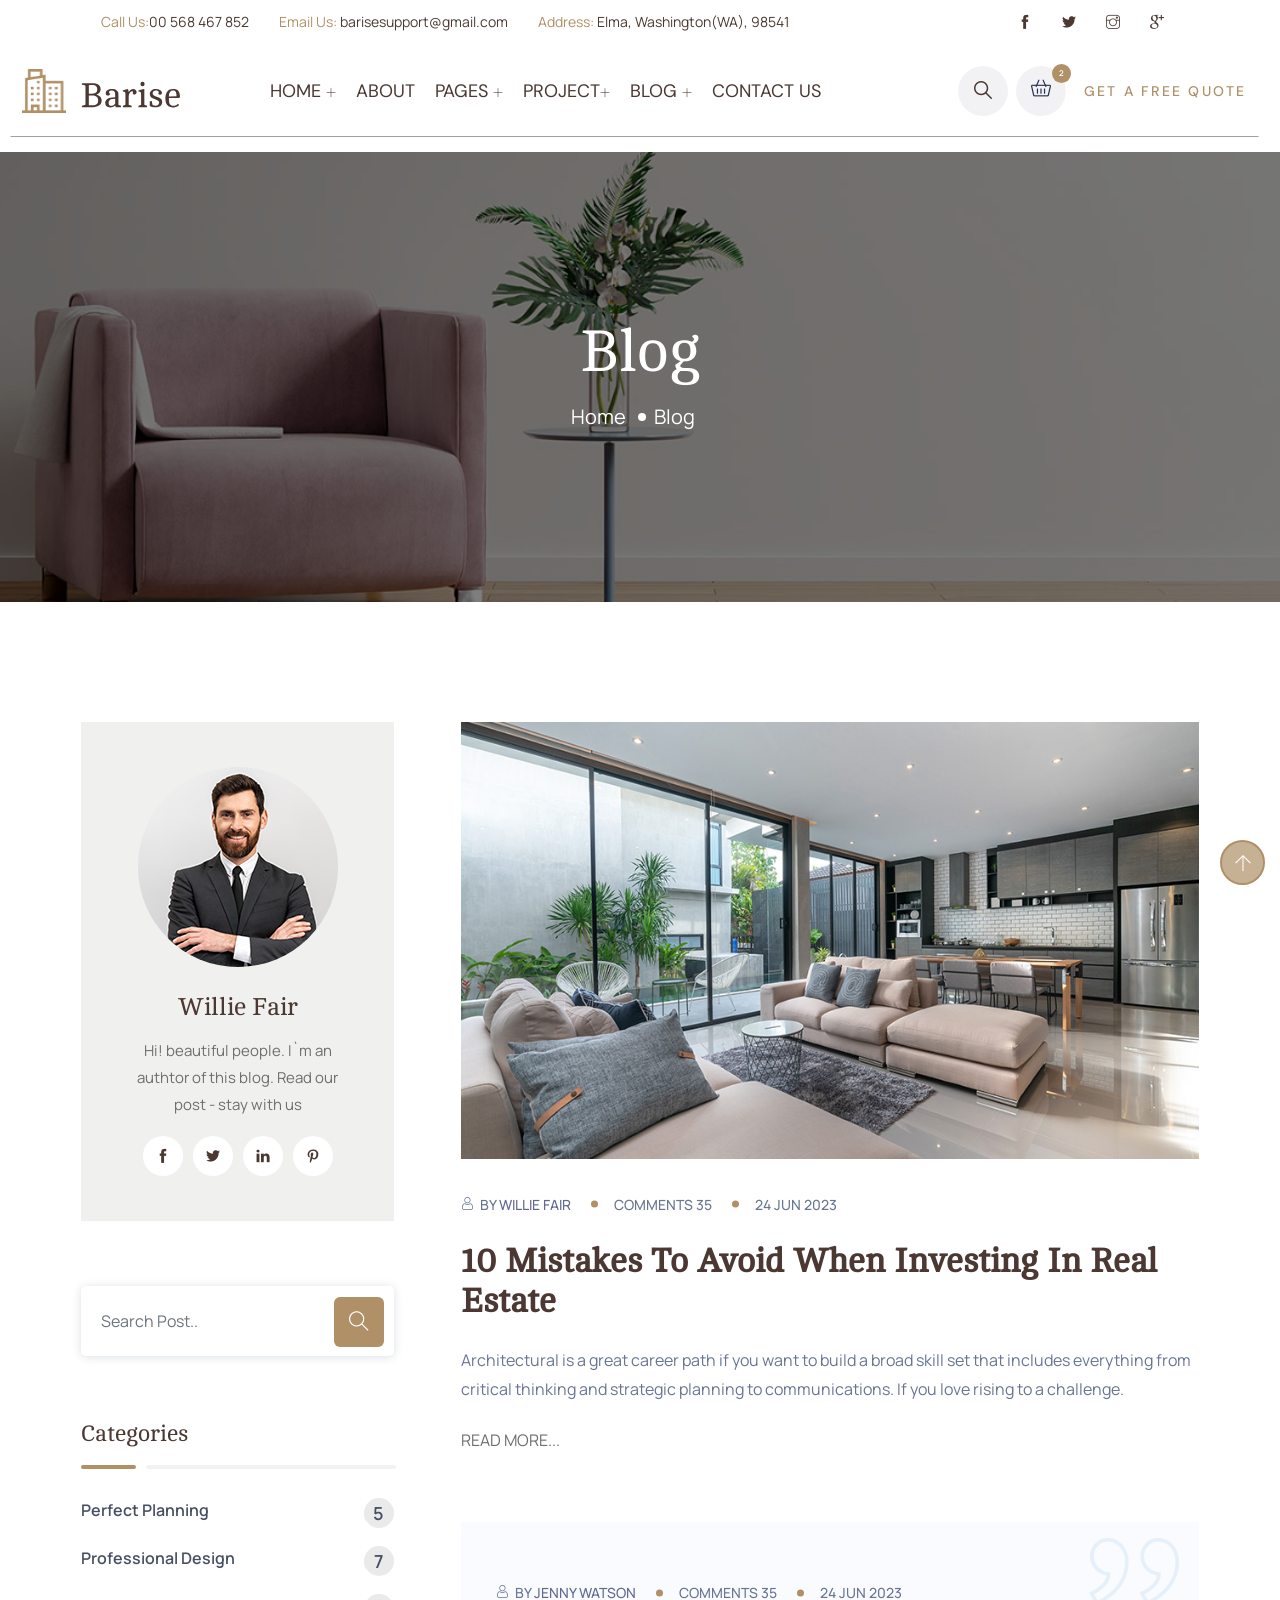
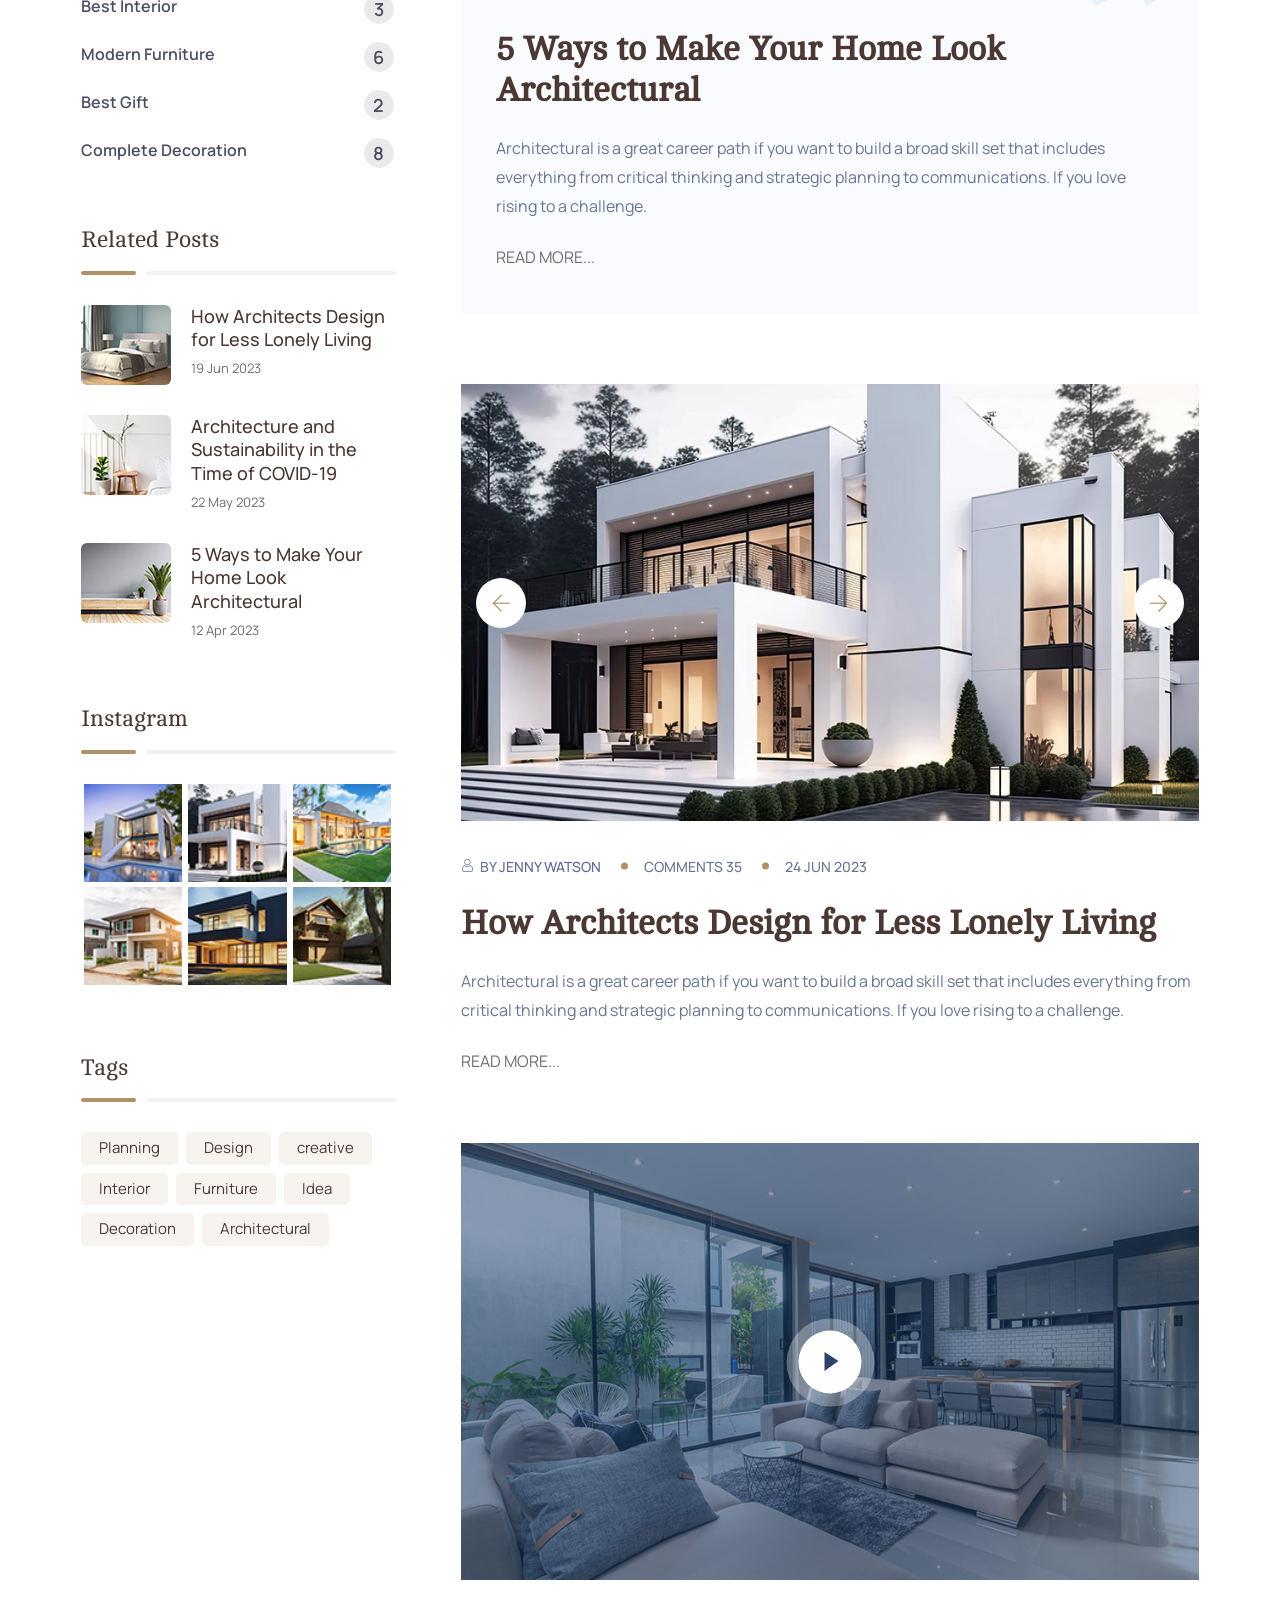
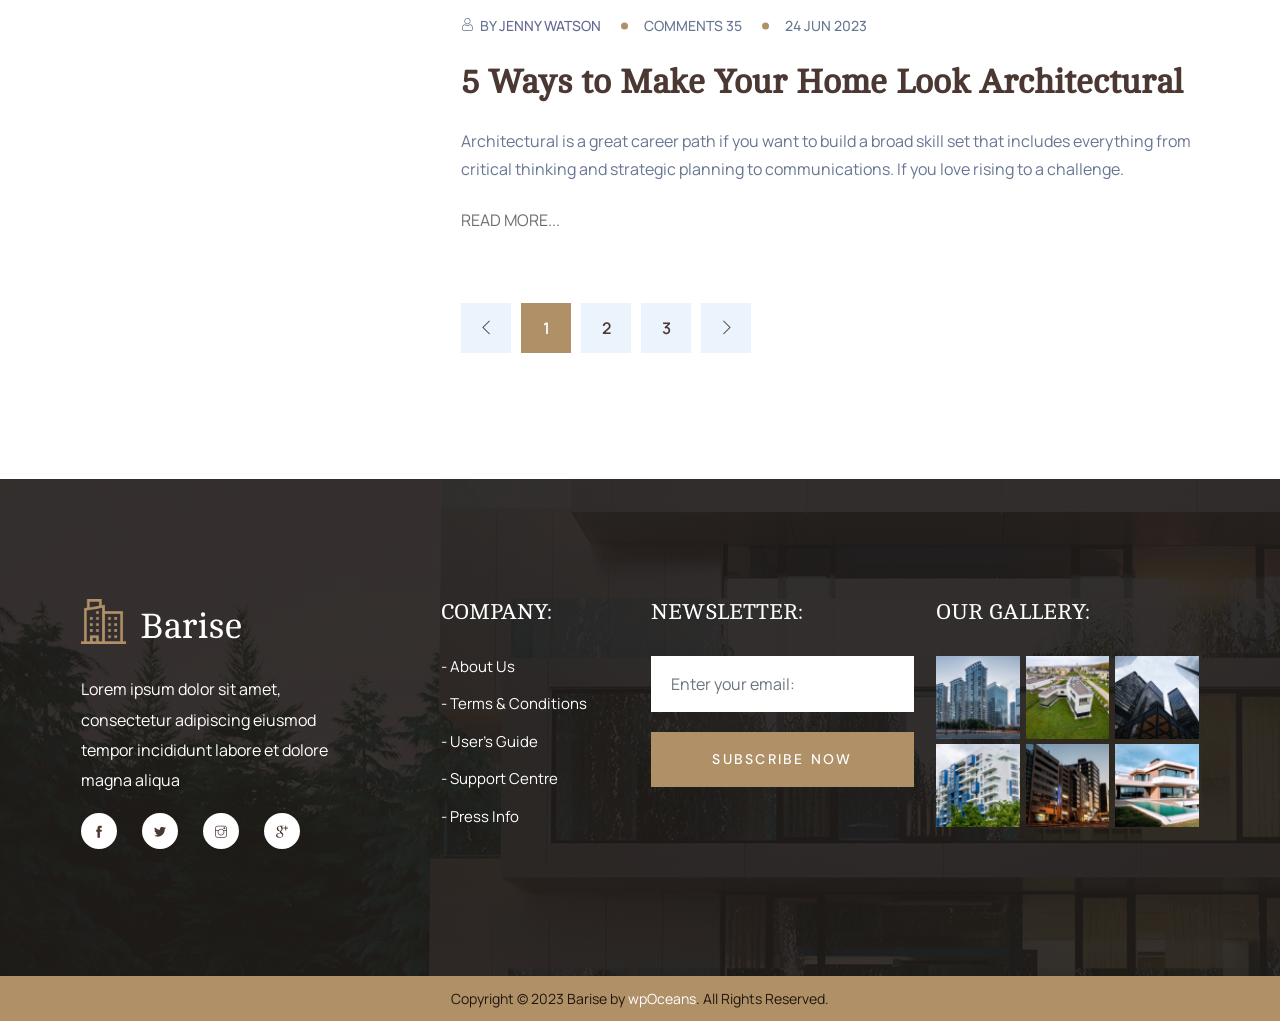
<file: blog-left-sidebar.html>
<!DOCTYPE html>
<html lang="en">

<head>
    <meta charset="utf-8">
    <meta http-equiv="X-UA-Compatible" content="IE=edge">
    <meta name="viewport" content="width=device-width, initial-scale=1">
    <meta name="author" content="wpOceans">
    <link rel="shortcut icon" type="image/png" href="assets/images/favicon.png">
    <title>Barise - Architecture & Interior HTML5 Template</title>
    <link href="assets/css/themify-icons.css" rel="stylesheet">
    <link href="assets/css/flaticon.css" rel="stylesheet">
    <link href="assets/css/bootstrap.min.css" rel="stylesheet">
    <link href="assets/css/animate.css" rel="stylesheet">
    <link href="assets/css/owl.carousel.css" rel="stylesheet">
    <link href="assets/css/owl.theme.css" rel="stylesheet">
    <link href="assets/css/slick.css" rel="stylesheet">
    <link href="assets/css/slick-theme.css" rel="stylesheet">
    <link href="assets/css/swiper.min.css" rel="stylesheet">
    <link href="assets/css/owl.transitions.css" rel="stylesheet">
    <link href="assets/css/jquery.fancybox.css" rel="stylesheet">
    <link href="assets/css/odometer-theme-default.css" rel="stylesheet">
    <link href="assets/sass/style.css" rel="stylesheet">
</head>

<body>

    <!-- start page-wrapper -->
    <div class="page-wrapper">
        <!-- start preloader -->
        <div class="preloader">
            <div class="vertical-centered-box">
                <div class="content">
                    <div class="loader-circle"></div>
                    <div class="loader-line-mask">
                        <div class="loader-line"></div>
                    </div>
                    <img src="assets/images/preloader.png" alt="">
                </div>
            </div>
        </div>
        <!-- end preloader -->
        <!-- Start header -->
        <header id="header" class="header-style-1 header-style-s3">
            <div class="topbar">
                <div class="container-fluid">
                    <div class="row">
                        <div class="col col-lg-9 col-12">
                            <div class="contact-intro">
                                <ul>
                                    <li><span>Call Us:</span>00 568 467 852</li>
                                    <li><span>Email Us:</span> barisesupport@gmail.com</li>
                                    <li><span>Address:</span> Elma, Washington(WA), 98541</li>
                                </ul>
                            </div>
                        </div>
                        <div class="col col-lg-3 col-12">
                            <div class="contact-info">
                                <ul>
                                    <li><a href="#"><i class="ti-facebook"></i></a></li>
                                    <li><a href="#"><i class="ti-twitter-alt"></i></a></li>
                                    <li><a href="#"><i class="ti-instagram"></i></a></li>
                                    <li><a href="#"><i class="ti-google"></i></a></li>
                                </ul>
                            </div>
                        </div>
                    </div>
                </div>
            </div>
            <!-- end topbar -->
            <div class="wpo-site-header">
                <nav class="navigation navbar navbar-expand-lg navbar-light">
                    <div class="container-fluid">
                        <div class="row align-items-center">
                            <div class="col-lg-3 col-md-3 col-3 d-lg-none dl-block">
                                <div class="mobail-menu">
                                    <button type="button" class="navbar-toggler open-btn">
                                        <span class="sr-only">Toggle navigation</span>
                                        <span class="icon-bar first-angle"></span>
                                        <span class="icon-bar middle-angle"></span>
                                        <span class="icon-bar last-angle"></span>
                                    </button>
                                </div>
                            </div>
                            <div class="col-lg-2 col-md-6 col-6">
                                <div class="navbar-header">
                                    <a class="navbar-brand" href="index.html"><img src="assets/images/logo.svg"
                                            alt="logo"></a>
                                </div>
                            </div>
                            <div class="col-lg-7 col-md-1 col-1">
                                <div id="navbar" class="collapse navbar-collapse navigation-holder">
                                    <button class="menu-close"><i class="ti-close"></i></button>
                                    <ul class="nav navbar-nav mb-2 mb-lg-0">
                                        <li class="menu-item-has-children">
                                            <a href="#">Home <i class="ti-plus"></i></a>
                                            <ul class="sub-menu">
                                                <li><a href="index.html">Home style 1</a></li>
                                                <li><a href="index-2.html">Home style 2</a></li>
                                            </ul>
                                        </li>
                                        <li><a href="about.html">About</a></li>
                                        <li class="menu-item-has-children">
                                            <a href="#">Pages <i class="ti-plus"></i></a>
                                            <ul class="sub-menu">
                                                <li><a href="service.html">Service</a></li>
                                                <li><a href="service-single.html">Service Single</a></li>
                                                <li><a href="team.html">Team</a></li>
                                                <li><a href="team-single.html">Team Single</a></li>
                                                <li><a href="shop.html">Shop</a></li>
                                                <li><a href="shop-single.html">Shop Single</a></li>
                                                <li><a href="cart.html">Cart</a></li>
                                                <li><a href="chackout.html">Chackout</a></li>
                                                <li><a href="404.html">404 Error</a></li>
                                            </ul>
                                        </li>
                                        <li class="menu-item-has-children">
                                            <a href="#">Project<i class="ti-plus"></i></a>
                                            <ul class="sub-menu">
                                                <li><a href="project.html">Project</a></li>
                                                <li><a href="project-single.html">Project Single</a></li>
                                            </ul>
                                        </li>
                                        <li class="menu-item-has-children">
                                            <a class="active" href="#">Blog <i class="ti-plus"></i></a>
                                            <ul class="sub-menu">
                                                <li><a href="blog.html">Blog right sidebar</a></li>
                                                <li><a class="active" href="blog-left-sidebar.html">Blog left sidebar</a></li>
                                                <li><a href="blog-fullwidth.html">Blog fullwidth</a></li>
                                                <li class="menu-item-has-children">
                                                    <a href="#">Blog details</a>
                                                    <ul class="sub-menu">
                                                        <li><a href="blog-single.html">Blog details right sidebar</a>
                                                        </li>
                                                        <li><a href="blog-single-left-sidebar.html">Blog details left
                                                                sidebar</a></li>
                                                        <li><a href="blog-single-fullwidth.html">Blog details
                                                                fullwidth</a></li>
                                                    </ul>
                                                </li>
                                            </ul>
                                        </li>
                                        <li><a href="contact.html">Contact us</a></li>
                                    </ul>

                                </div><!-- end of nav-collapse -->
                            </div>
                            <div class="col-lg-3 col-md-2 col-2">
                                <div class="header-right">
                                    <div class="header-search-form-wrapper">
                                        <div class="cart-search-contact">
                                            <button class="search-toggle-btn"><i class="fi flaticon-loupe"></i></button>
                                            <div class="header-search-form">
                                                <form>
                                                    <div>
                                                        <input type="text" class="form-control"
                                                            placeholder="Search here...">
                                                        <button type="submit"><i class="fi flaticon-loupe"></i></button>
                                                    </div>
                                                </form>
                                            </div>
                                        </div>
                                    </div>
                                    <div class="mini-cart">
                                        <button class="cart-toggle-btn"> <i class="fi flaticon-shopping-cart"></i> <span
                                                class="cart-count">2</span></button>
                                        <div class="mini-cart-content">
                                            <button class="mini-cart-close"><i class="ti-close"></i></button>
                                            <div class="mini-cart-items">
                                                <div class="mini-cart-item clearfix">
                                                    <div class="mini-cart-item-image">
                                                        <a href="shop.html"><img
                                                                src="assets/images/shop/mini-cart/img-1.jpg" alt></a>
                                                    </div>
                                                    <div class="mini-cart-item-des">
                                                        <a href="shop.html">Marble Side Table</a>
                                                        <span class="mini-cart-item-price">$20.15 x 1</span>
                                                        <span class="mini-cart-item-quantity"><a href="#"><i
                                                                    class="ti-close"></i></a></span>
                                                    </div>
                                                </div>
                                                <div class="mini-cart-item clearfix">
                                                    <div class="mini-cart-item-image">
                                                        <a href="shop.html"><img
                                                                src="assets/images/shop/mini-cart/img-2.jpg" alt></a>
                                                    </div>
                                                    <div class="mini-cart-item-des">
                                                        <a href="shop.html">Polygonal Vase</a>
                                                        <span class="mini-cart-item-price">$13.25 x 2</span>
                                                        <span class="mini-cart-item-quantity"><a href="#"><i
                                                                    class="ti-close"></i></a></span>
                                                    </div>
                                                </div>
                                            </div>
                                            <div class="mini-cart-action clearfix">
                                                <span class="mini-checkout-price">Subtotal: <span>$215.14</span></span>
                                                <div class="mini-btn">
                                                    <a href="checkout.html" class="view-cart-btn s1">Checkout</a>
                                                    <a href="cart.html" class="view-cart-btn">View Cart</a>
                                                </div>
                                            </div>
                                        </div>
                                    </div>
                                    <div class="close-form">
                                        <a class="header-theme-btn" href="contact.html">GET A free QUOTE</a>
                                    </div>
                                </div>
                            </div>
                        </div>
                    </div><!-- end of container -->
                </nav>
            </div>
        </header>
        <!-- end of header -->

        <!-- start wpo-page-title -->
        <section class="wpo-page-title">
            <div class="container">
                <div class="row">
                    <div class="col col-xs-12">
                        <div class="wpo-breadcumb-wrap">
                            <h2>Blog</h2>
                            <ol class="wpo-breadcumb-wrap">
                                <li><a href="index.html">Home</a></li>
                                <li>Blog</li>
                            </ol>
                        </div>
                    </div>
                </div> <!-- end row -->
            </div> <!-- end container -->
        </section>
        <!-- end page-title -->

        <!-- start wpo-blog-pg-section -->
        <section class="wpo-blog-pg-section blog-pg-left-sidebar section-padding">
            <div class="container">
                <div class="row">
                    <div class="col col-lg-8 order-lg-2">
                        <div class="wpo-blog-content">
                            <div class="post format-standard-image">
                                <div class="entry-media">
                                    <img src="assets/images/blog/img-6.jpg" alt>
                                </div>
                                <div class="entry-meta">
                                    <ul>
                                        <li><i class="fi flaticon-user"></i> By <a href="#">Willie Fair</a> </li>
                                        <li><i class="fi flaticon-comment-white-oval-bubble"></i> Comments 35 </li>
                                        <li><i class="fi flaticon-calendar-1"></i> 24 Jun 2023</li>
                                    </ul>
                                </div>
                                <div class="entry-details">
                                    <h3><a href="blog-single.html">10 Mistakes To Avoid When Investing In Real
                                            Estate</a></h3>
                                    <p>Architectural is a great career path if you want to build a broad skill set that
                                        includes everything from critical thinking and strategic planning to
                                        communications. If you love rising to a challenge.</p>
                                    <a href="blog-single.html" class="read-more">READ MORE...</a>
                                </div>
                            </div>
                            <div class="post format-standard">
                                <div class="entry-meta">
                                    <ul>
                                        <li><i class="fi flaticon-user"></i> By <a href="#">Jenny Watson</a> </li>
                                        <li><i class="fi flaticon-comment-white-oval-bubble"></i> Comments 35 </li>
                                        <li><i class="fi flaticon-calendar-1"></i> 24 Jun 2023</li>
                                    </ul>
                                </div>
                                <div class="entry-details">
                                    <h3><a href="blog-single.html">5 Ways to Make Your Home Look Architectural</a>
                                    </h3>
                                    <p>Architectural is a great career path if you want to build a broad skill set that
                                        includes everything from critical thinking and strategic planning to
                                        communications. If you love rising to a challenge.</p>
                                    <a href="blog-single.html" class="read-more">READ MORE...</a>
                                </div>
                            </div>

                            <div class="post format-gallery">
                                <div class="entry-media">
                                    <div class="post-slider owl-carousel">
                                        <img src="assets/images/blog/img-7.jpg" alt>
                                        <img src="assets/images/blog/img-8.jpg" alt>
                                    </div>

                                </div>
                                <div class="entry-meta">
                                    <ul>
                                        <li><i class="fi flaticon-user"></i> By <a href="#">Jenny Watson</a> </li>
                                        <li><i class="fi flaticon-comment-white-oval-bubble"></i> Comments 35 </li>
                                        <li><i class="fi flaticon-calendar-1"></i> 24 Jun 2023</li>
                                    </ul>
                                </div>
                                <div class="entry-details">
                                    <h3><a href="blog-single.html">How Architects Design for Less Lonely Living</a></h3>
                                    <p>Architectural is a great career path if you want to build a broad skill set that
                                        includes everything from critical thinking and strategic planning to
                                        communications. If you love rising to a challenge.</p>
                                    <a href="blog-single.html" class="read-more">READ MORE...</a>
                                </div>
                            </div>
                            <div class="post format-video">
                                <div class="entry-media video-holder">
                                    <img src="assets/images/blog/img-6.jpg" alt>
                                    <a href="https://www.youtube.com/embed/NjIkTXmPycY" class="video-btn"
                                        data-type="iframe">
                                        <i class="fi flaticon-play"></i>
                                    </a>

                                </div>
                                <div class="entry-meta">
                                    <ul>
                                        <li><i class="fi flaticon-user"></i> By <a href="#">Jenny Watson</a> </li>
                                        <li><i class="fi flaticon-comment-white-oval-bubble"></i> Comments 35 </li>
                                        <li><i class="fi flaticon-calendar-1"></i> 24 Jun 2023</li>
                                    </ul>
                                </div>
                                <div class="entry-details">
                                    <h3><a href="blog-single.html">5 Ways to Make Your Home Look Architectural</a>
                                    </h3>
                                    <p>Architectural is a great career path if you want to build a broad skill set that
                                        includes everything from critical thinking and strategic planning to
                                        communications. If you love rising to a challenge.</p>
                                    <a href="blog-single.html" class="read-more">READ MORE...</a>
                                </div>
                            </div>
                            <div class="pagination-wrapper pagination-wrapper-left">
                                <ul class="pg-pagination">
                                    <li>
                                        <a href="#" aria-label="Previous">
                                            <i class="fi ti-angle-left"></i>
                                        </a>
                                    </li>
                                    <li class="active"><a href="#">1</a></li>
                                    <li><a href="#">2</a></li>
                                    <li><a href="#">3</a></li>
                                    <li>
                                        <a href="#" aria-label="Next">
                                            <i class="fi ti-angle-right"></i>
                                        </a>
                                    </li>
                                </ul>
                            </div>
                        </div>
                    </div>
                    <div class="col col-lg-4 order-lg-1">
                        <div class="blog-sidebar">
                            <div class="widget about-widget">
                                <div class="img-holder">
                                    <img src="assets/images/blog/about-widget.jpg" alt>
                                </div>
                                <h4>Willie Fair</h4>
                                <p>Hi! beautiful people. I`m an authtor of this blog. Read our post - stay with us</p>
                                <div class="social">
                                    <ul class="clearfix">
                                        <li><a href="#"><i class="ti-facebook"></i></a></li>
                                        <li><a href="#"><i class="ti-twitter-alt"></i></a></li>
                                        <li><a href="#"><i class="ti-linkedin"></i></a></li>
                                        <li><a href="#"><i class="ti-pinterest"></i></a></li>
                                    </ul>
                                </div>
                            </div>
                            <div class="widget search-widget">
                                <form>
                                    <div>
                                        <input type="text" class="form-control" placeholder="Search Post..">
                                        <button type="submit"><i class="ti-search"></i></button>
                                    </div>
                                </form>
                            </div>
                            <div class="widget category-widget">
                                <h3>Categories</h3>
                                <ul>
                                    <li><a href="service-single.html">Perfect Planning <span>5</span></a></li>
                                    <li><a href="service-single.html">Professional Design <span>7</span></a></li>
                                    <li><a href="service-single.html">Best Interior <span>3</span></a></li>
                                    <li><a href="service-single.html">Modern Furniture<span>6</span></a></li>
                                    <li><a href="service-single.html">Best Gift <span>2</span></a></li>
                                    <li><a href="service-single.html">Complete Decoration <span>8</span></a></li>
                                </ul>
                            </div>
                            <div class="widget recent-post-widget">
                                <h3>Related Posts</h3>
                                <div class="posts">
                                    <div class="post">
                                        <div class="img-holder">
                                            <img src="assets/images/recent-posts/img-1.jpg" alt>
                                        </div>
                                        <div class="details">
                                            <h4><a href="blog-single.html">How Architects Design for Less Lonely
                                                    Living</a>
                                            </h4>
                                            <span class="date">19 Jun 2023 </span>
                                        </div>
                                    </div>
                                    <div class="post">
                                        <div class="img-holder">
                                            <img src="assets/images/recent-posts/img-2.jpg" alt>
                                        </div>
                                        <div class="details">
                                            <h4><a href="blog-single.html">Architecture and Sustainability in the Time of COVID-19</a></h4>
                                            <span class="date">22 May 2023 </span>
                                        </div>
                                    </div>
                                    <div class="post">
                                        <div class="img-holder">
                                            <img src="assets/images/recent-posts/img-3.jpg" alt>
                                        </div>
                                        <div class="details">
                                            <h4><a href="blog-single.html">5 Ways to Make Your Home Look
                                                    Architectural</a></h4>
                                            <span class="date">12 Apr 2023 </span>
                                        </div>
                                    </div>
                                </div>
                            </div>
                            <div class="widget wpo-instagram-widget">
                                <div class="widget-title">
                                    <h3>Instagram</h3>
                                </div>
                                <ul class="d-flex">
                                    <li><a href="project-single.html"><img src="assets/images/instagram/7.jpg"
                                                alt=""></a></li>
                                    <li><a href="project-single.html"><img src="assets/images/instagram/8.jpg"
                                                alt=""></a></li>
                                    <li><a href="project-single.html"><img src="assets/images/instagram/9.jpg"
                                                alt=""></a></li>
                                    <li><a href="project-single.html"><img src="assets/images/instagram/10.jpg"
                                                alt=""></a></li>
                                    <li><a href="project-single.html"><img src="assets/images/instagram/11.jpg"
                                                alt=""></a></li>
                                    <li><a href="project-single.html"><img src="assets/images/instagram/12.jpg"
                                                alt=""></a></li>
                                </ul>
                            </div>
                            <div class="widget tag-widget">
                                <h3>Tags</h3>
                                <ul>
                                    <li><a href="#">Planning</a></li>
                                    <li><a href="#">Design</a></li>
                                    <li><a href="#">creative</a></li>
                                    <li><a href="#">Interior</a></li>
                                    <li><a href="#">Furniture</a></li>
                                    <li><a href="#">Idea</a></li>
                                    <li><a href="#">Decoration</a></li>
                                    <li><a href="#">Architectural</a></li>
                                </ul>
                            </div>
                        </div>
                    </div>
                </div>
            </div> <!-- end container -->
        </section>
        <!-- end wpo-blog-pg-section -->

        <!-- start of wpo-site-footer-section-s2 -->
        <footer class="wpo-site-footer-s2">
            <div class="wpo-upper-footer">
                <div class="container">
                    <div class="row">
                        <div class="col col-lg-3 col-md-6 col-sm-12 col-12">
                            <div class="widget about-widget">
                                <div class="logo widget-title">
                                    <img src="assets/images/logo-2.svg" alt="blog">
                                </div>
                                <p>Lorem ipsum dolor sit amet, consectetur adipiscing
                                    eiusmod tempor incididunt
                                    labore et dolore magna aliqua</p>
                                <div class="social-icon">
                                    <ul>
                                        <li>
                                            <a href="#">
                                                <i class="ti-facebook"></i>
                                            </a>
                                        </li>
                                        <li>
                                            <a href="#">
                                                <i class="ti-twitter-alt"></i>
                                            </a>
                                        </li>
                                        <li>
                                            <a href="#">
                                                <i class="ti-instagram"></i>
                                            </a>
                                        </li>
                                        <li>
                                            <a href="#">
                                                <i class="ti-google"></i>
                                            </a>
                                        </li>
                                    </ul>
                                </div>

                            </div>
                        </div>
                        <div class="col col-lg-3 col-md-6 col-sm-12 col-12">
                            <div class="widget link-widget">
                                <div class="widget-title">
                                    <h3>company:</h3>
                                </div>
                                <ul>
                                    <li><a href="#">- About Us</a></li>
                                    <li><a href="#">- Terms & Conditions</a></li>
                                    <li><a href="#">- User’s Guide</a></li>
                                    <li><a href="#">- Support Centre</a></li>
                                    <li><a href="#">- Press Info</a></li>
                                </ul>
                            </div>
                        </div>
                        <div class="col col-lg-3 col-md-6 col-sm-12 col-12">
                            <div class="widget newsletter-widget">
                                <div class="widget-title">
                                    <h3>Newsletter:</h3>
                                </div>
                                <div class="f-from">
                                    <input type="email" class="form-control" placeholder="Enter your email:">
                                    <input type="submit" class="theme-btn" value="subscribe now">
                                </div>
                            </div>
                        </div>
                        <div class="col col-lg-3 col-md-6 col-sm-12 col-12">
                            <div class="widget instagram">
                                <div class="widget-title">
                                    <h3>Our Gallery:</h3>
                                </div>
                                <ul>
                                    <li><img src="assets/images/instagram/img-1.jpg" alt=""></li>
                                    <li><img src="assets/images/instagram/img-2.jpg" alt=""></li>
                                    <li><img src="assets/images/instagram/img-3.jpg" alt=""></li>
                                    <li><img src="assets/images/instagram/img-4.jpg" alt=""></li>
                                    <li><img src="assets/images/instagram/img-5.jpg" alt=""></li>
                                    <li><img src="assets/images/instagram/img-6.jpg" alt=""></li>
                                </ul>
                            </div>
                        </div>
                    </div>
                </div> <!-- end container -->
            </div>
            <div class="wpo-lower-footer">
                <div class="container">
                    <div class="lower-wrap">
                        <div class="row justify-content-center">
                            <div class="col col-lg-6 col-12">
                                <p class="copyright"> Copyright © 2023 Barise by <a href="index.html">wpOceans</a>.
                                    All
                                    Rights Reserved.</p>
                            </div>
                        </div>
                    </div>
                </div>
            </div>
        </footer>
        <!-- end of wpo-site-footer-section-s2 -->


    </div>
    <!-- end of page-wrapper -->

    <!-- All JavaScript files
    ================================================== -->
    <script src="assets/js/jquery.min.js"></script>
    <script src="assets/js/bootstrap.bundle.min.js"></script>
    <!-- Plugins for this template -->
    <script src="assets/js/modernizr.custom.js"></script>
    <script src="assets/js/jquery.dlmenu.js"></script>
    <script src="assets/js/jquery-plugin-collection.js"></script>
    <!-- Custom script for this template -->
    <script src="assets/js/script.js"></script>

</body>

</html>
</file>
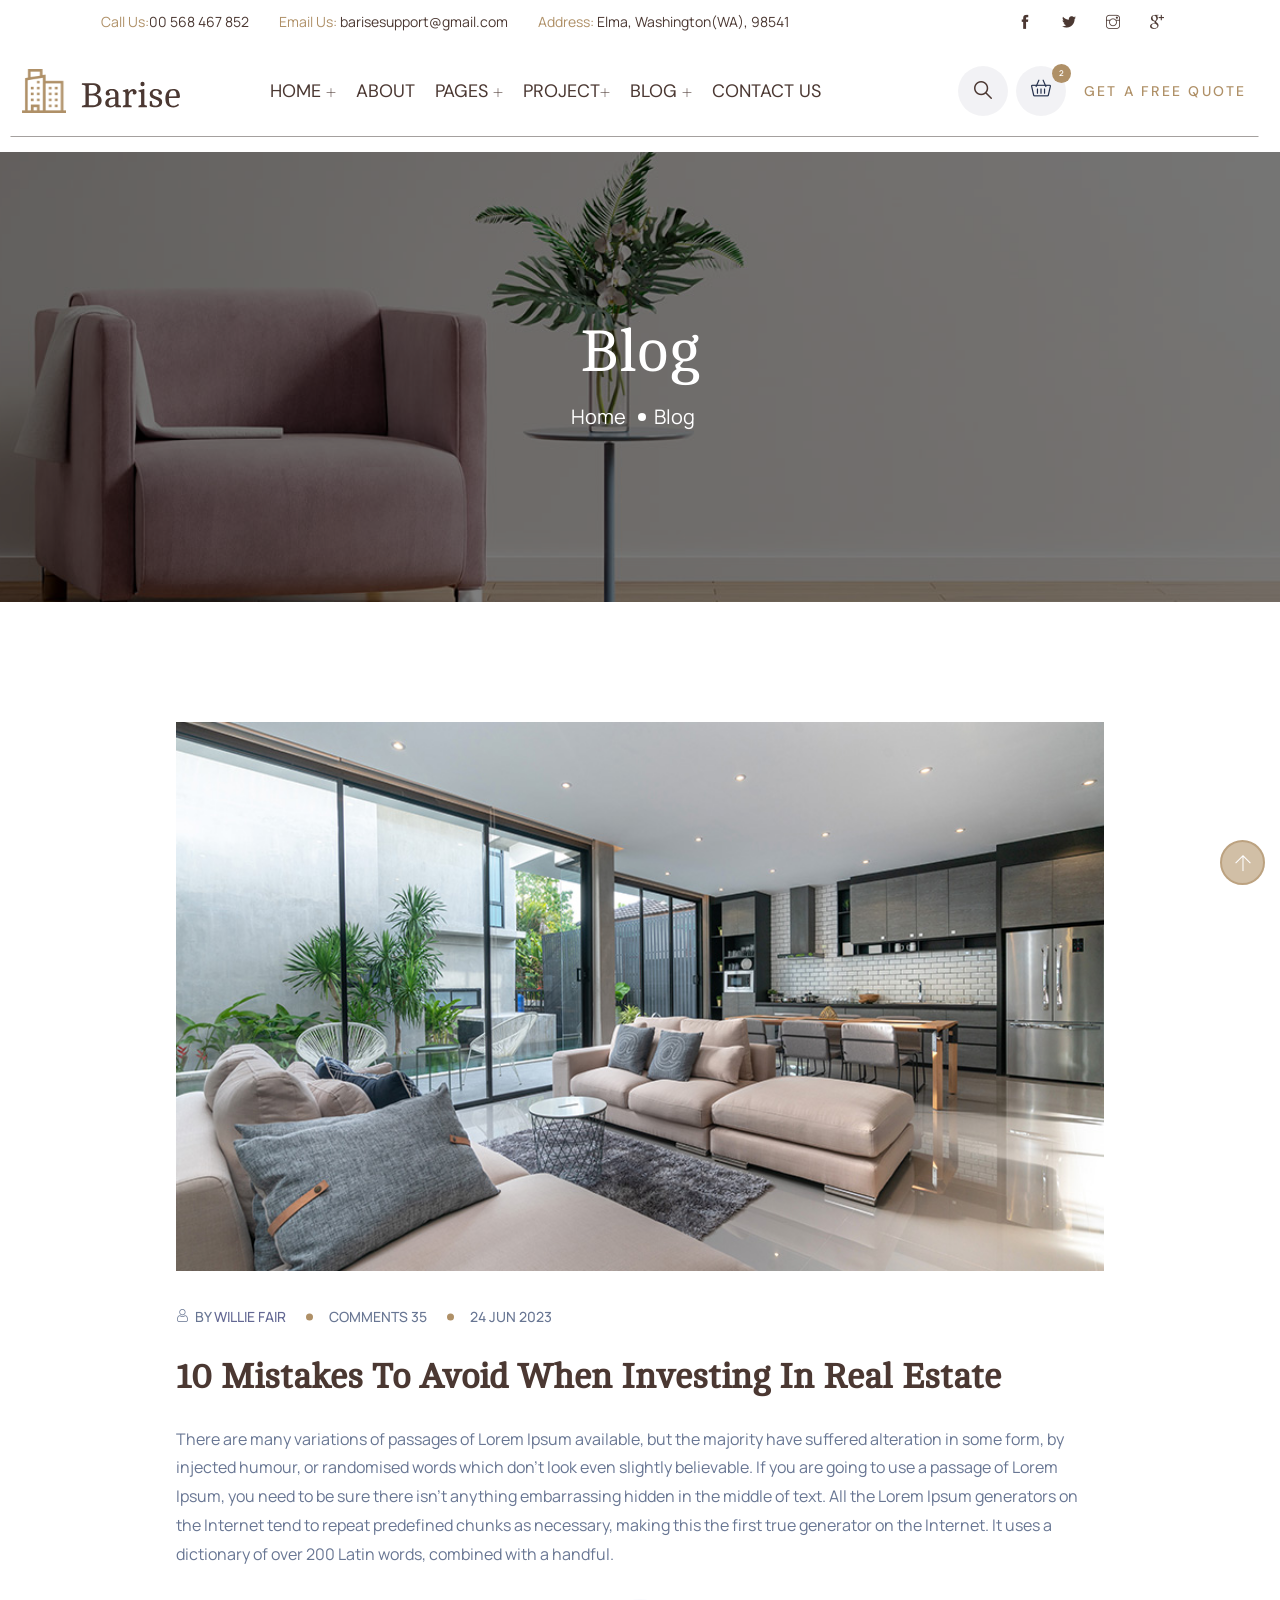
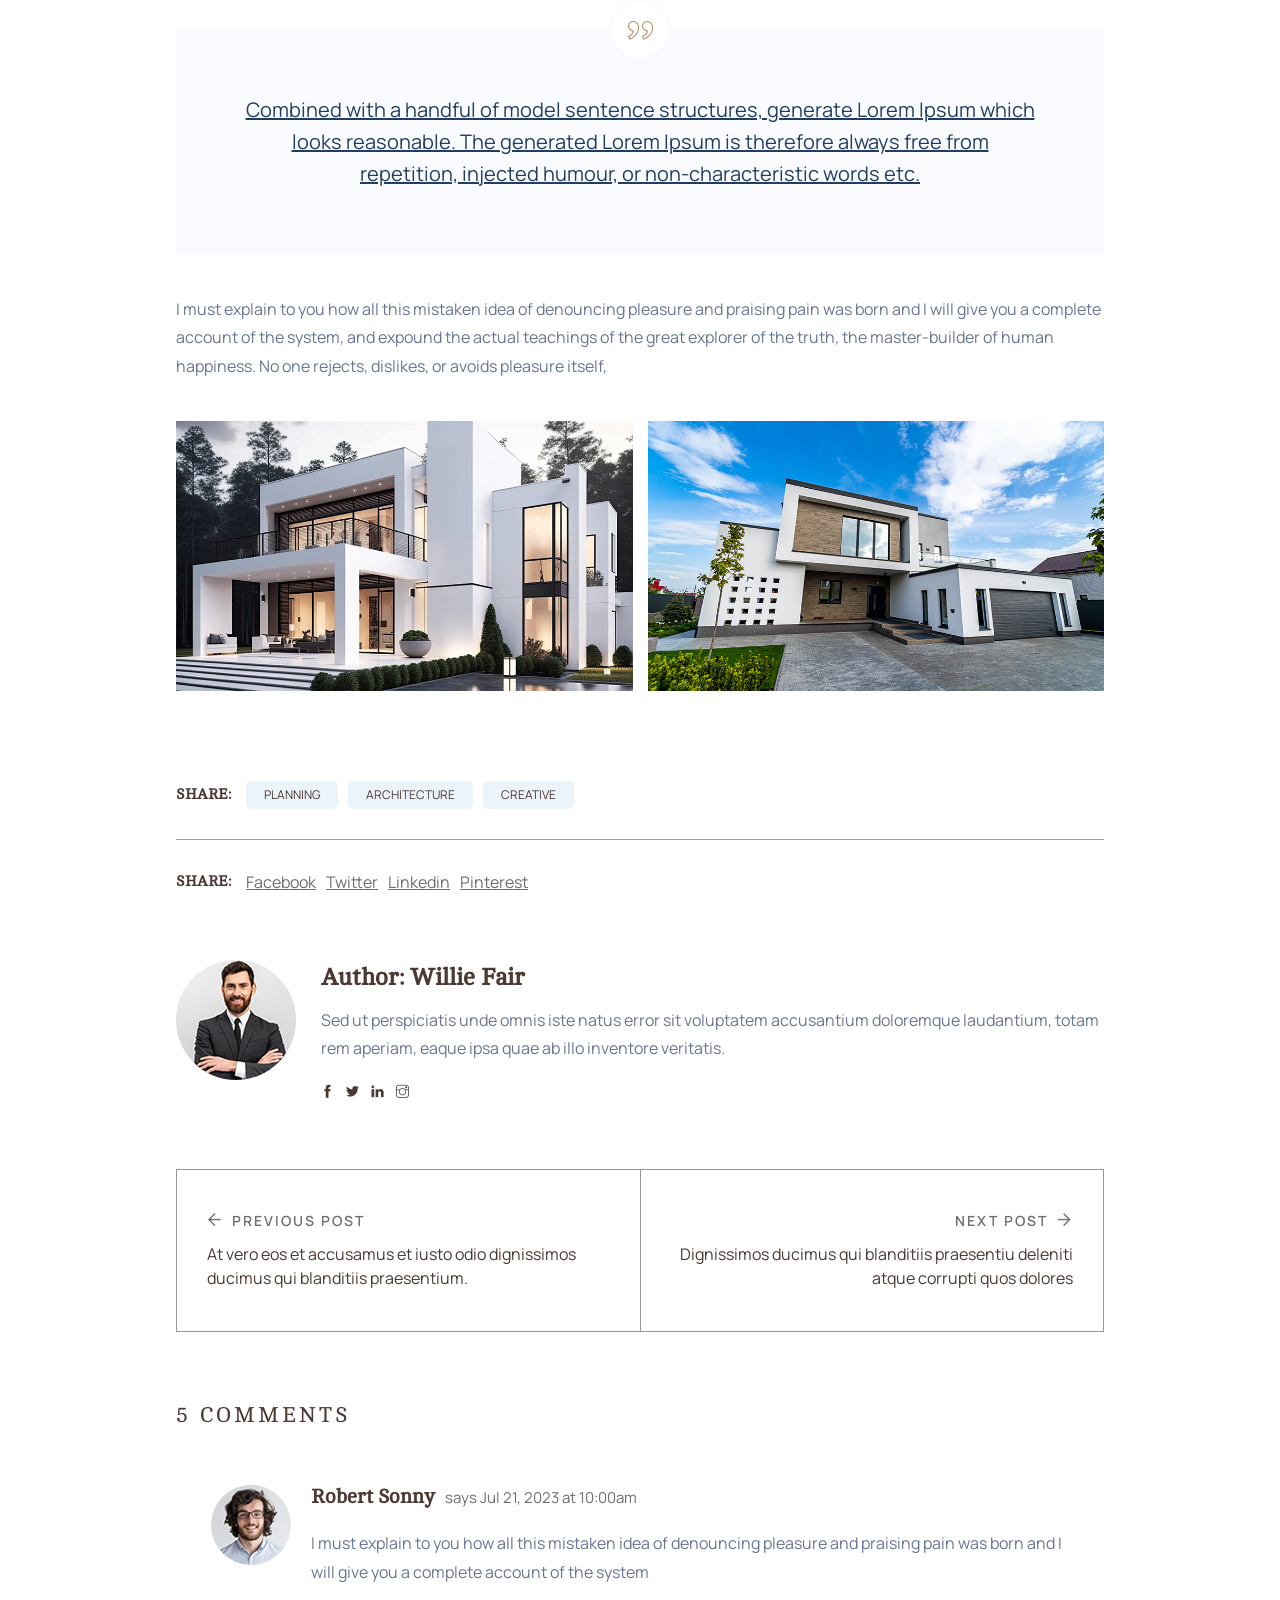
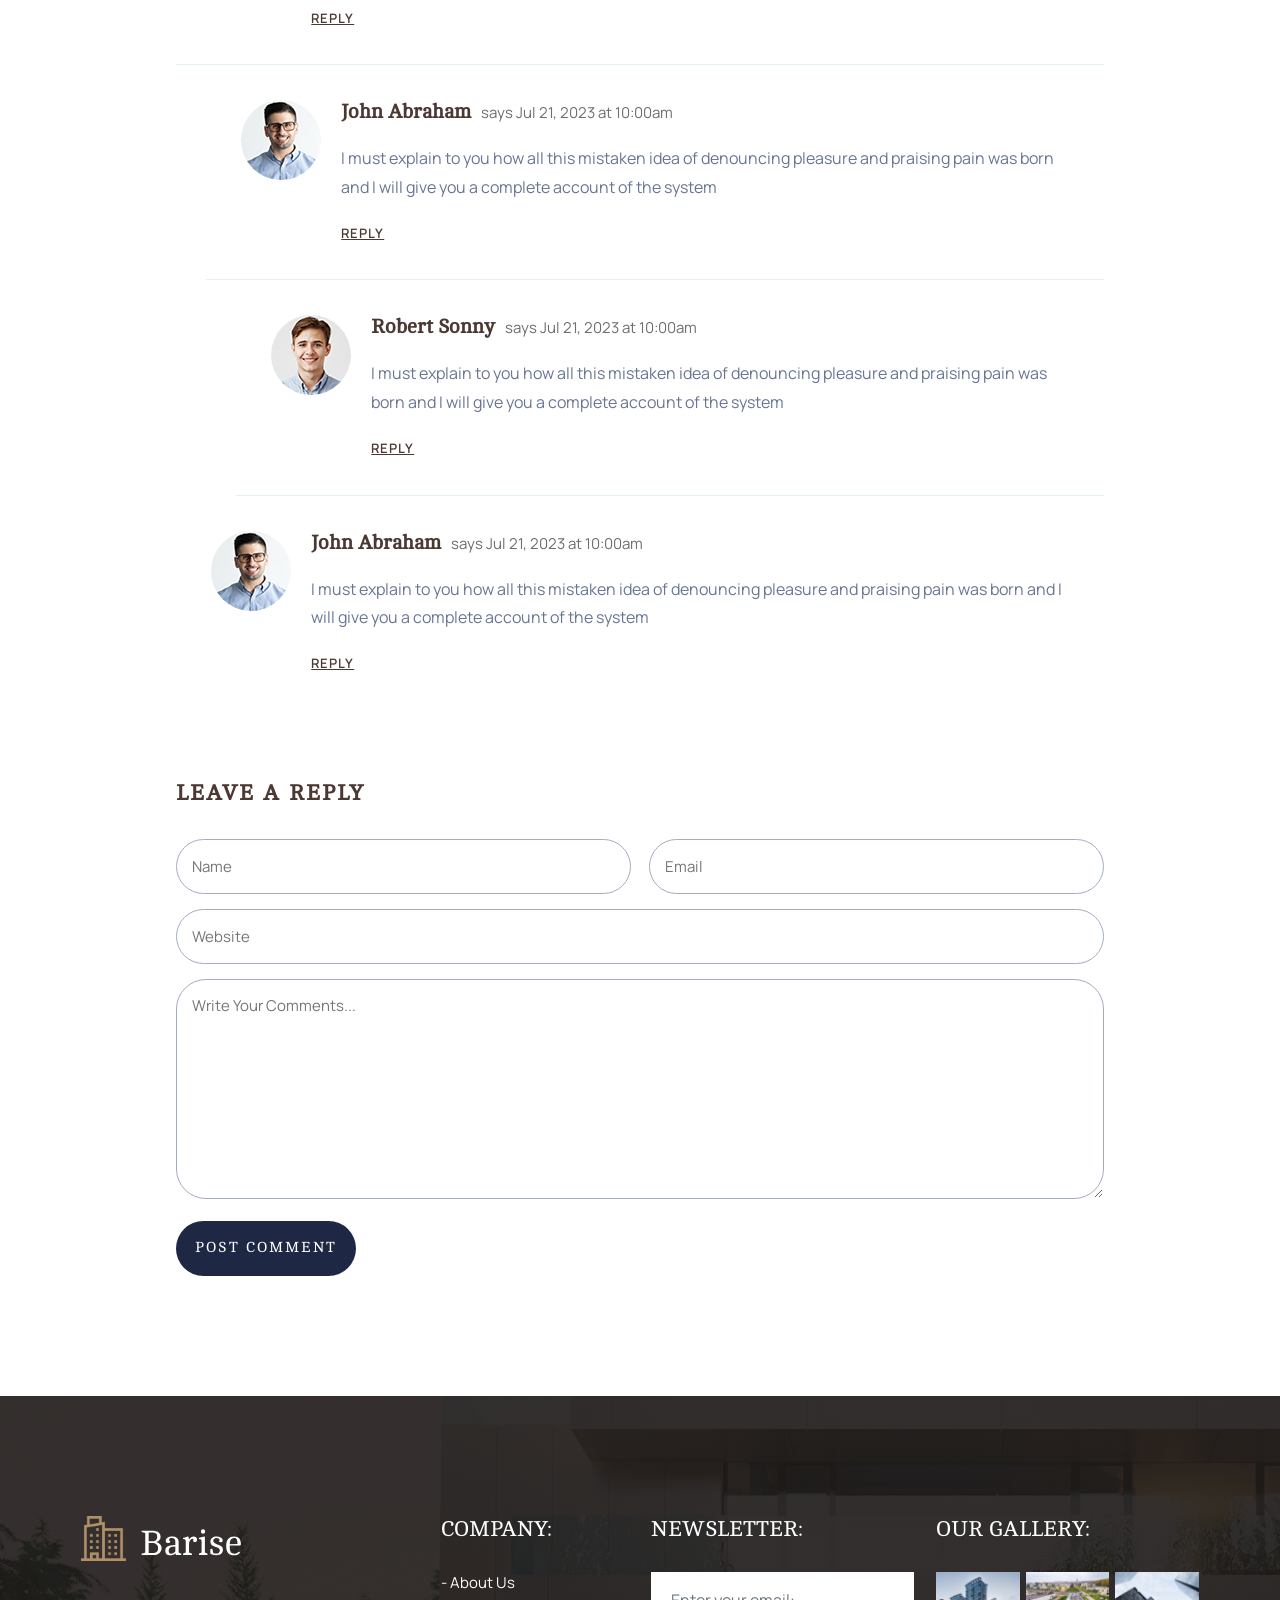
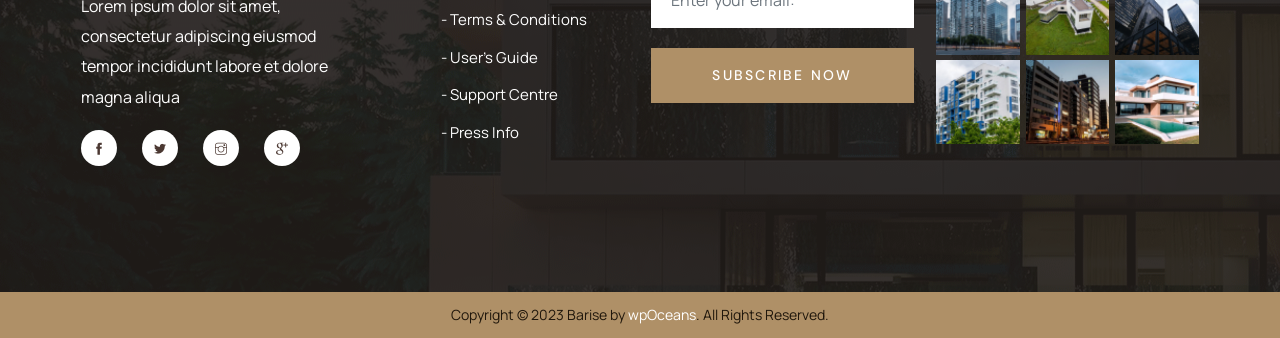
<file: blog-single-fullwidth.html>
<!DOCTYPE html>
<html lang="en">

<head>
    <meta charset="utf-8">
    <meta http-equiv="X-UA-Compatible" content="IE=edge">
    <meta name="viewport" content="width=device-width, initial-scale=1">
    <meta name="author" content="wpOceans">
    <link rel="shortcut icon" type="image/png" href="assets/images/favicon.png">
    <title>Barise - Architecture & Interior HTML5 Template</title>
    <link href="assets/css/themify-icons.css" rel="stylesheet">
    <link href="assets/css/flaticon.css" rel="stylesheet">
    <link href="assets/css/bootstrap.min.css" rel="stylesheet">
    <link href="assets/css/animate.css" rel="stylesheet">
    <link href="assets/css/owl.carousel.css" rel="stylesheet">
    <link href="assets/css/owl.theme.css" rel="stylesheet">
    <link href="assets/css/slick.css" rel="stylesheet">
    <link href="assets/css/slick-theme.css" rel="stylesheet">
    <link href="assets/css/swiper.min.css" rel="stylesheet">
    <link href="assets/css/owl.transitions.css" rel="stylesheet">
    <link href="assets/css/jquery.fancybox.css" rel="stylesheet">
    <link href="assets/css/odometer-theme-default.css" rel="stylesheet">
    <link href="assets/sass/style.css" rel="stylesheet">
</head>

<body>

    <!-- start page-wrapper -->
    <div class="page-wrapper">
        <!-- start preloader -->
        <div class="preloader">
            <div class="vertical-centered-box">
                <div class="content">
                    <div class="loader-circle"></div>
                    <div class="loader-line-mask">
                        <div class="loader-line"></div>
                    </div>
                    <img src="assets/images/preloader.png" alt="">
                </div>
            </div>
        </div>
        <!-- end preloader -->
        <!-- Start header -->
        <header id="header" class="header-style-1 header-style-s3">
            <div class="topbar">
                <div class="container-fluid">
                    <div class="row">
                        <div class="col col-lg-9 col-12">
                            <div class="contact-intro">
                                <ul>
                                    <li><span>Call Us:</span>00 568 467 852</li>
                                    <li><span>Email Us:</span> barisesupport@gmail.com</li>
                                    <li><span>Address:</span> Elma, Washington(WA), 98541</li>
                                </ul>
                            </div>
                        </div>
                        <div class="col col-lg-3 col-12">
                            <div class="contact-info">
                                <ul>
                                    <li><a href="#"><i class="ti-facebook"></i></a></li>
                                    <li><a href="#"><i class="ti-twitter-alt"></i></a></li>
                                    <li><a href="#"><i class="ti-instagram"></i></a></li>
                                    <li><a href="#"><i class="ti-google"></i></a></li>
                                </ul>
                            </div>
                        </div>
                    </div>
                </div>
            </div>
            <!-- end topbar -->
            <div class="wpo-site-header">
                <nav class="navigation navbar navbar-expand-lg navbar-light">
                    <div class="container-fluid">
                        <div class="row align-items-center">
                            <div class="col-lg-3 col-md-3 col-3 d-lg-none dl-block">
                                <div class="mobail-menu">
                                    <button type="button" class="navbar-toggler open-btn">
                                        <span class="sr-only">Toggle navigation</span>
                                        <span class="icon-bar first-angle"></span>
                                        <span class="icon-bar middle-angle"></span>
                                        <span class="icon-bar last-angle"></span>
                                    </button>
                                </div>
                            </div>
                            <div class="col-lg-2 col-md-6 col-6">
                                <div class="navbar-header">
                                    <a class="navbar-brand" href="index.html"><img src="assets/images/logo.svg"
                                            alt="logo"></a>
                                </div>
                            </div>
                            <div class="col-lg-7 col-md-1 col-1">
                                <div id="navbar" class="collapse navbar-collapse navigation-holder">
                                    <button class="menu-close"><i class="ti-close"></i></button>
                                    <ul class="nav navbar-nav mb-2 mb-lg-0">
                                        <li class="menu-item-has-children">
                                            <a href="#">Home <i class="ti-plus"></i></a>
                                            <ul class="sub-menu">
                                                <li><a href="index.html">Home style 1</a></li>
                                                <li><a href="index-2.html">Home style 2</a></li>
                                            </ul>
                                        </li>
                                        <li><a href="about.html">About</a></li>
                                        <li class="menu-item-has-children">
                                            <a href="#">Pages <i class="ti-plus"></i></a>
                                            <ul class="sub-menu">
                                                <li><a href="service.html">Service</a></li>
                                                <li><a href="service-single.html">Service Single</a></li>
                                                <li><a href="team.html">Team</a></li>
                                                <li><a href="team-single.html">Team Single</a></li>
                                                <li><a href="shop.html">Shop</a></li>
                                                <li><a href="shop-single.html">Shop Single</a></li>
                                                <li><a href="cart.html">Cart</a></li>
                                                <li><a href="chackout.html">Chackout</a></li>
                                                <li><a href="404.html">404 Error</a></li>
                                            </ul>
                                        </li>
                                        <li class="menu-item-has-children">
                                            <a href="#">Project<i class="ti-plus"></i></a>
                                            <ul class="sub-menu">
                                                <li><a href="project.html">Project</a></li>
                                                <li><a href="project-single.html">Project Single</a></li>
                                            </ul>
                                        </li>
                                        <li class="menu-item-has-children">
                                            <a class="active" href="#">Blog <i class="ti-plus"></i></a>
                                            <ul class="sub-menu">
                                                <li><a href="blog.html">Blog right sidebar</a></li>
                                                <li><a href="blog-left-sidebar.html">Blog left sidebar</a></li>
                                                <li><a href="blog-fullwidth.html">Blog fullwidth</a></li>
                                                <li class="menu-item-has-children">
                                                    <a class="active" href="#">Blog details</a>
                                                    <ul class="sub-menu">
                                                        <li><a href="blog-single.html">Blog details right sidebar</a>
                                                        </li>
                                                        <li><a href="blog-single-left-sidebar.html">Blog details left sidebar</a></li>
                                                        <li><a class="active" href="blog-single-fullwidth.html">Blog details fullwidth</a></li>
                                                    </ul>
                                                </li>
                                            </ul>
                                        </li>
                                        <li><a href="contact.html">Contact us</a></li>
                                    </ul>

                                </div><!-- end of nav-collapse -->
                            </div>
                            <div class="col-lg-3 col-md-2 col-2">
                                <div class="header-right">
                                    <div class="header-search-form-wrapper">
                                        <div class="cart-search-contact">
                                            <button class="search-toggle-btn"><i class="fi flaticon-loupe"></i></button>
                                            <div class="header-search-form">
                                                <form>
                                                    <div>
                                                        <input type="text" class="form-control"
                                                            placeholder="Search here...">
                                                        <button type="submit"><i class="fi flaticon-loupe"></i></button>
                                                    </div>
                                                </form>
                                            </div>
                                        </div>
                                    </div>
                                    <div class="mini-cart">
                                        <button class="cart-toggle-btn"> <i class="fi flaticon-shopping-cart"></i> <span
                                                class="cart-count">2</span></button>
                                        <div class="mini-cart-content">
                                            <button class="mini-cart-close"><i class="ti-close"></i></button>
                                            <div class="mini-cart-items">
                                                <div class="mini-cart-item clearfix">
                                                    <div class="mini-cart-item-image">
                                                        <a href="shop.html"><img
                                                                src="assets/images/shop/mini-cart/img-1.jpg" alt></a>
                                                    </div>
                                                    <div class="mini-cart-item-des">
                                                        <a href="shop.html">Marble Side Table</a>
                                                        <span class="mini-cart-item-price">$20.15 x 1</span>
                                                        <span class="mini-cart-item-quantity"><a href="#"><i
                                                                    class="ti-close"></i></a></span>
                                                    </div>
                                                </div>
                                                <div class="mini-cart-item clearfix">
                                                    <div class="mini-cart-item-image">
                                                        <a href="shop.html"><img
                                                                src="assets/images/shop/mini-cart/img-2.jpg" alt></a>
                                                    </div>
                                                    <div class="mini-cart-item-des">
                                                        <a href="shop.html">Polygonal Vase</a>
                                                        <span class="mini-cart-item-price">$13.25 x 2</span>
                                                        <span class="mini-cart-item-quantity"><a href="#"><i
                                                                    class="ti-close"></i></a></span>
                                                    </div>
                                                </div>
                                            </div>
                                            <div class="mini-cart-action clearfix">
                                                <span class="mini-checkout-price">Subtotal: <span>$215.14</span></span>
                                                <div class="mini-btn">
                                                    <a href="checkout.html" class="view-cart-btn s1">Checkout</a>
                                                    <a href="cart.html" class="view-cart-btn">View Cart</a>
                                                </div>
                                            </div>
                                        </div>
                                    </div>
                                    <div class="close-form">
                                        <a class="header-theme-btn" href="contact.html">GET A free QUOTE</a>
                                    </div>
                                </div>
                            </div>
                        </div>
                    </div><!-- end of container -->
                </nav>
            </div>
        </header>
        <!-- end of header -->

        <!-- start wpo-page-title -->
        <section class="wpo-page-title">
            <div class="container">
                <div class="row">
                    <div class="col col-xs-12">
                        <div class="wpo-breadcumb-wrap">
                            <h2>Blog</h2>
                            <ol class="wpo-breadcumb-wrap">
                                <li><a href="index.html">Home</a></li>
                                <li>Blog</li>
                            </ol>
                        </div>
                    </div>
                </div> <!-- end row -->
            </div> <!-- end container -->
        </section>
        <!-- end page-title -->

        <!-- start wpo-blog-single-section -->
        <section class="wpo-blog-single-section section-padding">
            <div class="container">
                <div class="row">
                    <div class="col col-lg-10 col-12 offset-lg-1">
                        <div class="wpo-blog-content">
                            <div class="post format-standard-image">
                                <div class="entry-media">
                                    <img src="assets/images/blog/img-6.jpg" alt>
                                </div>
                                <div class="entry-meta">
                                    <ul>
                                        <li><i class="fi flaticon-user"></i> By <a href="#">Willie Fair</a> </li>
                                        <li><i class="fi flaticon-comment-white-oval-bubble"></i> Comments 35 </li>
                                        <li><i class="fi flaticon-calendar"></i> 24 Jun 2023</li>
                                    </ul>
                                </div>
                                <h2>10 Mistakes To Avoid When Investing In Real Estate</h2>
                                <p>There are many variations of passages of Lorem Ipsum available, but the majority have
                                    suffered alteration in some form, by injected humour, or randomised words which
                                    don't look even slightly believable. If you are going to use a passage of Lorem
                                    Ipsum, you need to be sure there isn't anything embarrassing hidden in the middle of
                                    text. All the Lorem Ipsum generators on the Internet tend to repeat predefined
                                    chunks as necessary, making this the first true generator on the Internet. It uses a
                                    dictionary of over 200 Latin words, combined with a handful.</p>
                                <blockquote>
                                    Combined with a handful of model sentence structures, generate Lorem Ipsum which
                                    looks reasonable. The generated Lorem Ipsum is therefore always free from
                                    repetition, injected humour, or non-characteristic words etc.
                                </blockquote>
                                <p>I must explain to you how all this mistaken idea of denouncing pleasure and praising
                                    pain was born and I will give you a complete account of the system, and expound the
                                    actual teachings of the great explorer of the truth, the master-builder of human
                                    happiness. No one rejects, dislikes, or avoids pleasure itself,</p>

                                <div class="gallery">
                                    <div>
                                        <img src="assets/images/blog/img-7.jpg" alt="">
                                    </div>
                                    <div>
                                        <img src="assets/images/blog/img-8.jpg" alt="">
                                    </div>
                                </div>
                            </div>

                            <div class="tag-share clearfix">
                                <div class="tag">
                                    <span>Share: </span>
                                    <ul>
                                        <li><a href="#">Planning</a></li>
                                        <li><a href="#">Architecture</a></li>
                                        <li><a href="#"> creative</a></li>
                                    </ul>
                                </div>
                            </div> <!-- end tag-share -->
                            <div class="tag-share-s2 clearfix">
                                <div class="tag">
                                    <span>Share: </span>
                                    <ul>
                                        <li><a href="#">facebook</a></li>
                                        <li><a href="#">twitter</a></li>
                                        <li><a href="#">linkedin</a></li>
                                        <li><a href="#">pinterest</a></li>
                                    </ul>
                                </div>
                            </div> <!-- end tag-share -->

                            <div class="author-box">
                                <div class="author-avatar">
                                    <a href="#" target="_blank"><img src="assets/images/blog/about-widget-2.jpg"
                                            alt></a>
                                </div>
                                <div class="author-content">
                                    <a href="#" class="author-name">Author: Willie Fair</a>
                                    <p>Sed ut perspiciatis unde omnis iste natus error sit voluptatem accusantium
                                        doloremque laudantium, totam rem aperiam, eaque ipsa quae ab illo inventore
                                        veritatis.</p>
                                    <div class="socials">
                                        <ul class="social-link">
                                            <li><a href="#"><i class="ti-facebook"></i></a></li>
                                            <li><a href="#"><i class="ti-twitter-alt"></i></a></li>
                                            <li><a href="#"><i class="ti-linkedin"></i></a></li>
                                            <li><a href="#"><i class="ti-instagram"></i></a></li>
                                        </ul>
                                    </div>
                                </div>
                            </div> <!-- end author-box -->

                            <div class="more-posts">
                                <div class="previous-post">
                                    <a href="blog.html">
                                        <span class="post-control-link">Previous Post</span>
                                        <span class="post-name">At vero eos et accusamus et iusto odio dignissimos
                                            ducimus qui blanditiis praesentium.</span>
                                    </a>
                                </div>
                                <div class="next-post">
                                    <a href="blog-left-sidebar.html">
                                        <span class="post-control-link">Next Post</span>
                                        <span class="post-name">Dignissimos ducimus qui blanditiis praesentiu deleniti
                                            atque corrupti quos dolores</span>
                                    </a>
                                </div>
                            </div>

                            <div class="comments-area">
                                <div class="comments-section">
                                    <h3 class="comments-title">5 Comments</h3>
                                    <ol class="comments">
                                        <li class="comment even thread-even depth-1" id="comment-1">
                                            <div id="div-comment-1">
                                                <div class="comment-theme">
                                                    <div class="comment-image"><img
                                                            src="assets/images/blog/comments-author/img-1.jpg"
                                                            alt></div>
                                                </div>
                                                <div class="comment-main-area">
                                                    <div class="comment-wrapper">
                                                        <div class="comments-meta">
                                                            <h4>Robert Sonny <span class="comments-date">says Jul 21,
                                                                    2023 at 10:00am</span></h4>
                                                        </div>
                                                        <div class="comment-area">
                                                            <p>I must explain to you how all this mistaken idea of
                                                                denouncing pleasure and praising pain was born and I
                                                                will give you a complete account of the system</p>
                                                            <div class="comments-reply">
                                                                <a class="comment-reply-link"
                                                                    href="#"><span>Reply</span></a>
                                                            </div>
                                                        </div>
                                                    </div>
                                                </div>
                                            </div>
                                            <ul class="children">
                                                <li class="comment">
                                                    <div>
                                                        <div class="comment-theme">
                                                            <div class="comment-image"><img
                                                                    src="assets/images/blog/comments-author/img-2.jpg"
                                                                    alt></div>
                                                        </div>
                                                        <div class="comment-main-area">
                                                            <div class="comment-wrapper">
                                                                <div class="comments-meta">
                                                                    <h4>John Abraham <span class="comments-date">says
                                                                            Jul 21, 2023 at 10:00am</span></h4>
                                                                </div>
                                                                <div class="comment-area">
                                                                    <p>I must explain to you how all this mistaken idea
                                                                        of denouncing pleasure and praising pain was
                                                                        born and I will give you a complete account of
                                                                        the system</p>
                                                                    <div class="comments-reply">
                                                                        <a class="comment-reply-link"
                                                                            href="#"><span>Reply</span></a>
                                                                    </div>
                                                                </div>
                                                            </div>
                                                        </div>
                                                    </div>
                                                    <ul>
                                                        <li class="comment">
                                                            <div>
                                                                <div class="comment-theme">
                                                                    <div class="comment-image"><img
                                                                            src="assets/images/blog/comments-author/img-3.jpg"
                                                                            alt></div>
                                                                </div>
                                                                <div class="comment-main-area">
                                                                    <div class="comment-wrapper">
                                                                        <div class="comments-meta">
                                                                            <h4>Robert Sonny <span
                                                                                    class="comments-date">says Jul 21,
                                                                                    2023 at 10:00am</span></h4>
                                                                        </div>
                                                                        <div class="comment-area">
                                                                            <p>I must explain to you how all this
                                                                                mistaken idea of denouncing pleasure and
                                                                                praising pain was born and I will give
                                                                                you a complete account of the system</p>
                                                                            <div class="comments-reply">
                                                                                <a class="comment-reply-link"
                                                                                    href="#"><span>Reply</span></a>
                                                                            </div>
                                                                        </div>
                                                                    </div>
                                                                </div>
                                                            </div>
                                                        </li>
                                                    </ul>
                                                </li>
                                            </ul>
                                        </li>

                                        <li class="comment">
                                            <div>
                                                <div class="comment-theme">
                                                    <div class="comment-image">
                                                        <img src="assets/images/blog/comments-author/img-2.jpg"alt>
                                                    </div>
                                                </div>
                                                <div class="comment-main-area">
                                                    <div class="comment-wrapper">
                                                        <div class="comments-meta">
                                                            <h4>John Abraham <span class="comments-date">says Jul 21,
                                                                    2023 at 10:00am</span></h4>
                                                        </div>
                                                        <div class="comment-area">
                                                            <p>I must explain to you how all this mistaken idea of
                                                                denouncing pleasure and praising pain was born and I
                                                                will give you a complete account of the system</p>
                                                            <div class="comments-reply">
                                                                <a class="comment-reply-link"
                                                                    href="#"><span>Reply</span></a>
                                                            </div>
                                                        </div>
                                                    </div>
                                                </div>
                                            </div>
                                        </li>
                                    </ol>
                                </div> <!-- end comments-section -->
                                <div class="comment-respond">
                                    <h3 class="comment-reply-title">Leave a reply</h3>
                                    <form class="comment-form">
                                        <div class="form-inputs">
                                            <input placeholder="Name" type="text">
                                            <input placeholder="Email" type="email">
                                            <input placeholder="Website" type="url">
                                        </div>
                                        <div class="form-textarea">
                                            <textarea id="comment" placeholder="Write Your Comments..."></textarea>
                                        </div>
                                        <div class="form-submit">
                                            <input id="submit" value="Post Comment" type="submit">
                                        </div>
                                    </form>
                                </div>
                            </div> <!-- end comments-area -->
                        </div>
                    </div>
                </div>
            </div> <!-- end container -->
        </section>
        <!-- end wpo-blog-single-section -->

        <!-- start of wpo-site-footer-section-s2 -->
        <footer class="wpo-site-footer-s2">
            <div class="wpo-upper-footer">
                <div class="container">
                    <div class="row">
                        <div class="col col-lg-3 col-md-6 col-sm-12 col-12">
                            <div class="widget about-widget">
                                <div class="logo widget-title">
                                    <img src="assets/images/logo-2.svg" alt="blog">
                                </div>
                                <p>Lorem ipsum dolor sit amet, consectetur adipiscing
                                    eiusmod tempor incididunt
                                    labore et dolore magna aliqua</p>
                                <div class="social-icon">
                                    <ul>
                                        <li>
                                            <a href="#">
                                                <i class="ti-facebook"></i>
                                            </a>
                                        </li>
                                        <li>
                                            <a href="#">
                                                <i class="ti-twitter-alt"></i>
                                            </a>
                                        </li>
                                        <li>
                                            <a href="#">
                                                <i class="ti-instagram"></i>
                                            </a>
                                        </li>
                                        <li>
                                            <a href="#">
                                                <i class="ti-google"></i>
                                            </a>
                                        </li>
                                    </ul>
                                </div>

                            </div>
                        </div>
                        <div class="col col-lg-3 col-md-6 col-sm-12 col-12">
                            <div class="widget link-widget">
                                <div class="widget-title">
                                    <h3>company:</h3>
                                </div>
                                <ul>
                                    <li><a href="#">- About Us</a></li>
                                    <li><a href="#">- Terms & Conditions</a></li>
                                    <li><a href="#">- User’s Guide</a></li>
                                    <li><a href="#">- Support Centre</a></li>
                                    <li><a href="#">- Press Info</a></li>
                                </ul>
                            </div>
                        </div>
                        <div class="col col-lg-3 col-md-6 col-sm-12 col-12">
                            <div class="widget newsletter-widget">
                                <div class="widget-title">
                                    <h3>Newsletter:</h3>
                                </div>
                                <div class="f-from">
                                    <input type="email" class="form-control" placeholder="Enter your email:">
                                    <input type="submit" class="theme-btn" value="subscribe now">
                                </div>
                            </div>
                        </div>
                        <div class="col col-lg-3 col-md-6 col-sm-12 col-12">
                            <div class="widget instagram">
                                <div class="widget-title">
                                    <h3>Our Gallery:</h3>
                                </div>
                                <ul>
                                    <li><img src="assets/images/instagram/img-1.jpg" alt=""></li>
                                    <li><img src="assets/images/instagram/img-2.jpg" alt=""></li>
                                    <li><img src="assets/images/instagram/img-3.jpg" alt=""></li>
                                    <li><img src="assets/images/instagram/img-4.jpg" alt=""></li>
                                    <li><img src="assets/images/instagram/img-5.jpg" alt=""></li>
                                    <li><img src="assets/images/instagram/img-6.jpg" alt=""></li>
                                </ul>
                            </div>
                        </div>
                    </div>
                </div> <!-- end container -->
            </div>
            <div class="wpo-lower-footer">
                <div class="container">
                    <div class="lower-wrap">
                        <div class="row justify-content-center">
                            <div class="col col-lg-6 col-12">
                                <p class="copyright"> Copyright © 2023 Barise by <a href="index.html">wpOceans</a>.
                                    All
                                    Rights Reserved.</p>
                            </div>
                        </div>
                    </div>
                </div>
            </div>
        </footer>
        <!-- end of wpo-site-footer-section-s2 -->


    </div>
    <!-- end of page-wrapper -->

    <!-- All JavaScript files
    ================================================== -->
    <script src="assets/js/jquery.min.js"></script>
    <script src="assets/js/bootstrap.bundle.min.js"></script>
    <!-- Plugins for this template -->
    <script src="assets/js/modernizr.custom.js"></script>
    <script src="assets/js/jquery.dlmenu.js"></script>
    <script src="assets/js/jquery-plugin-collection.js"></script>
    <!-- Custom script for this template -->
    <script src="assets/js/script.js"></script>

</body>

</html>
</file>
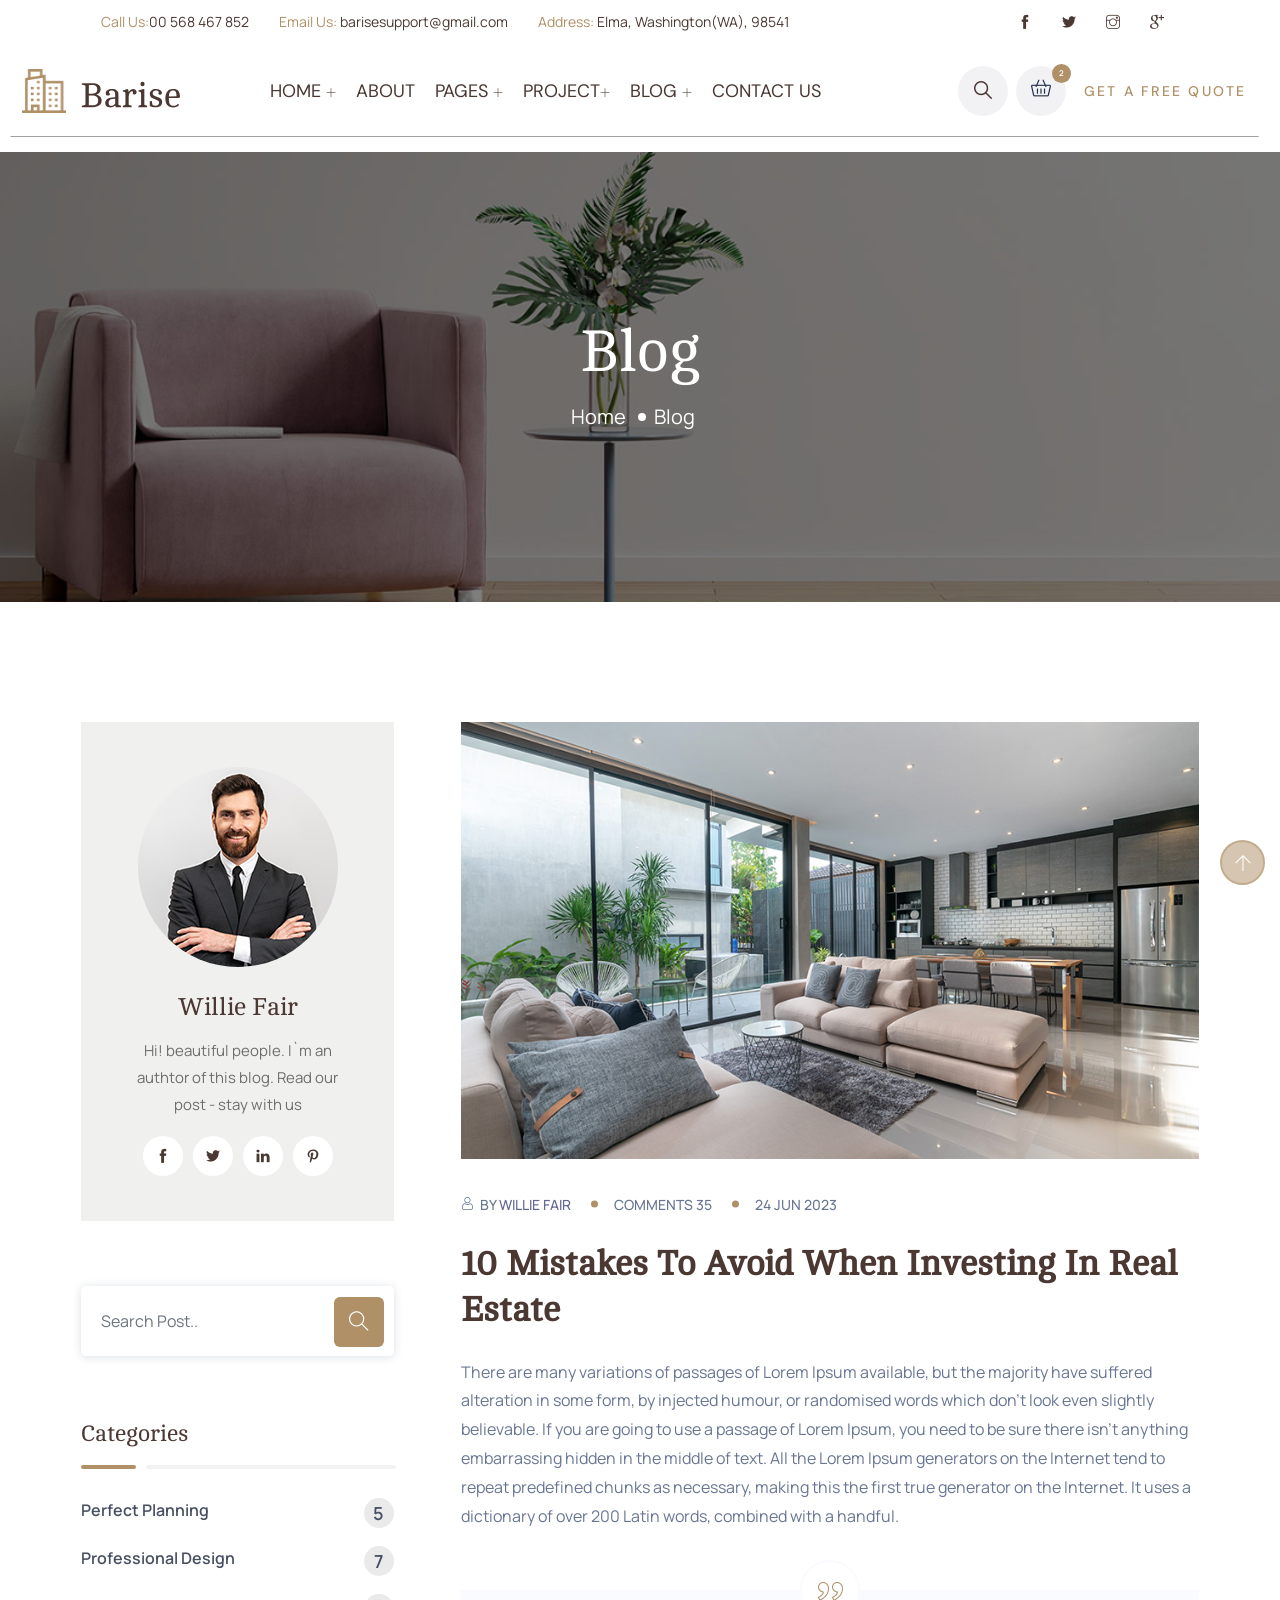
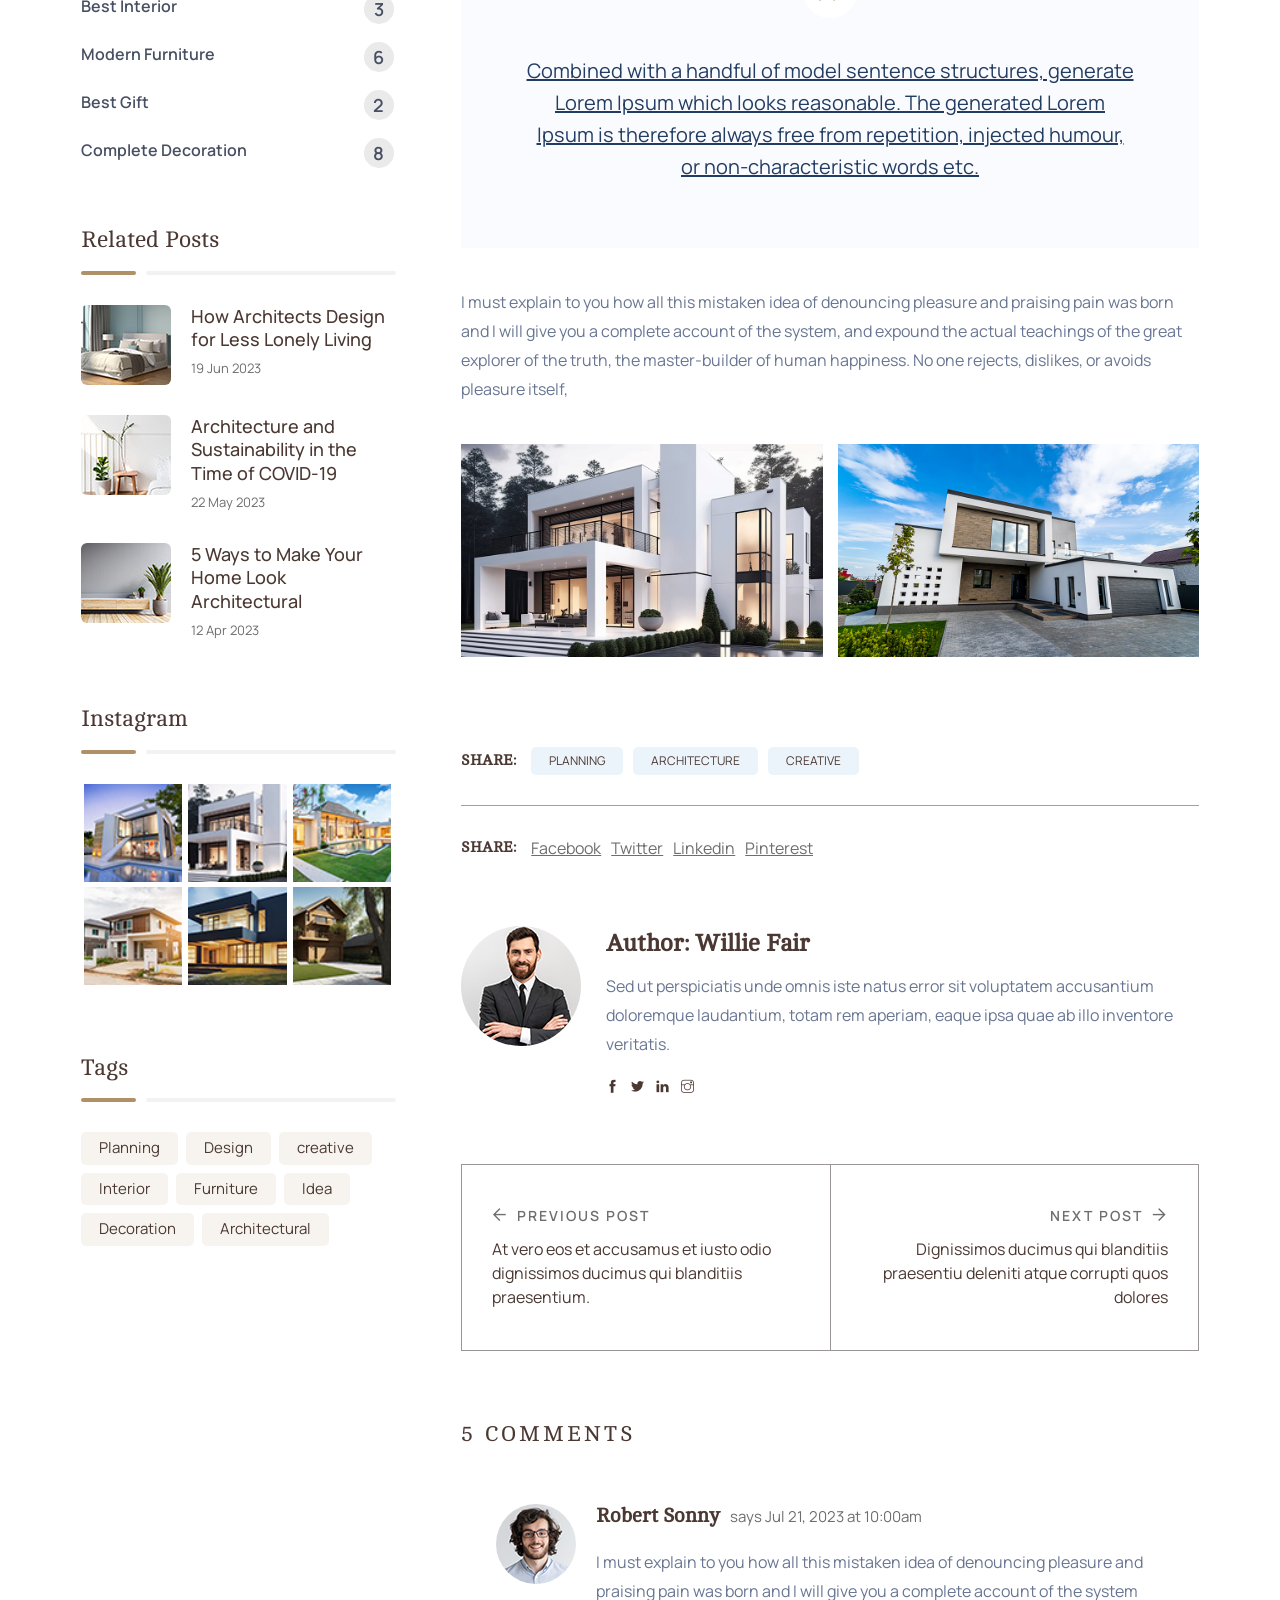
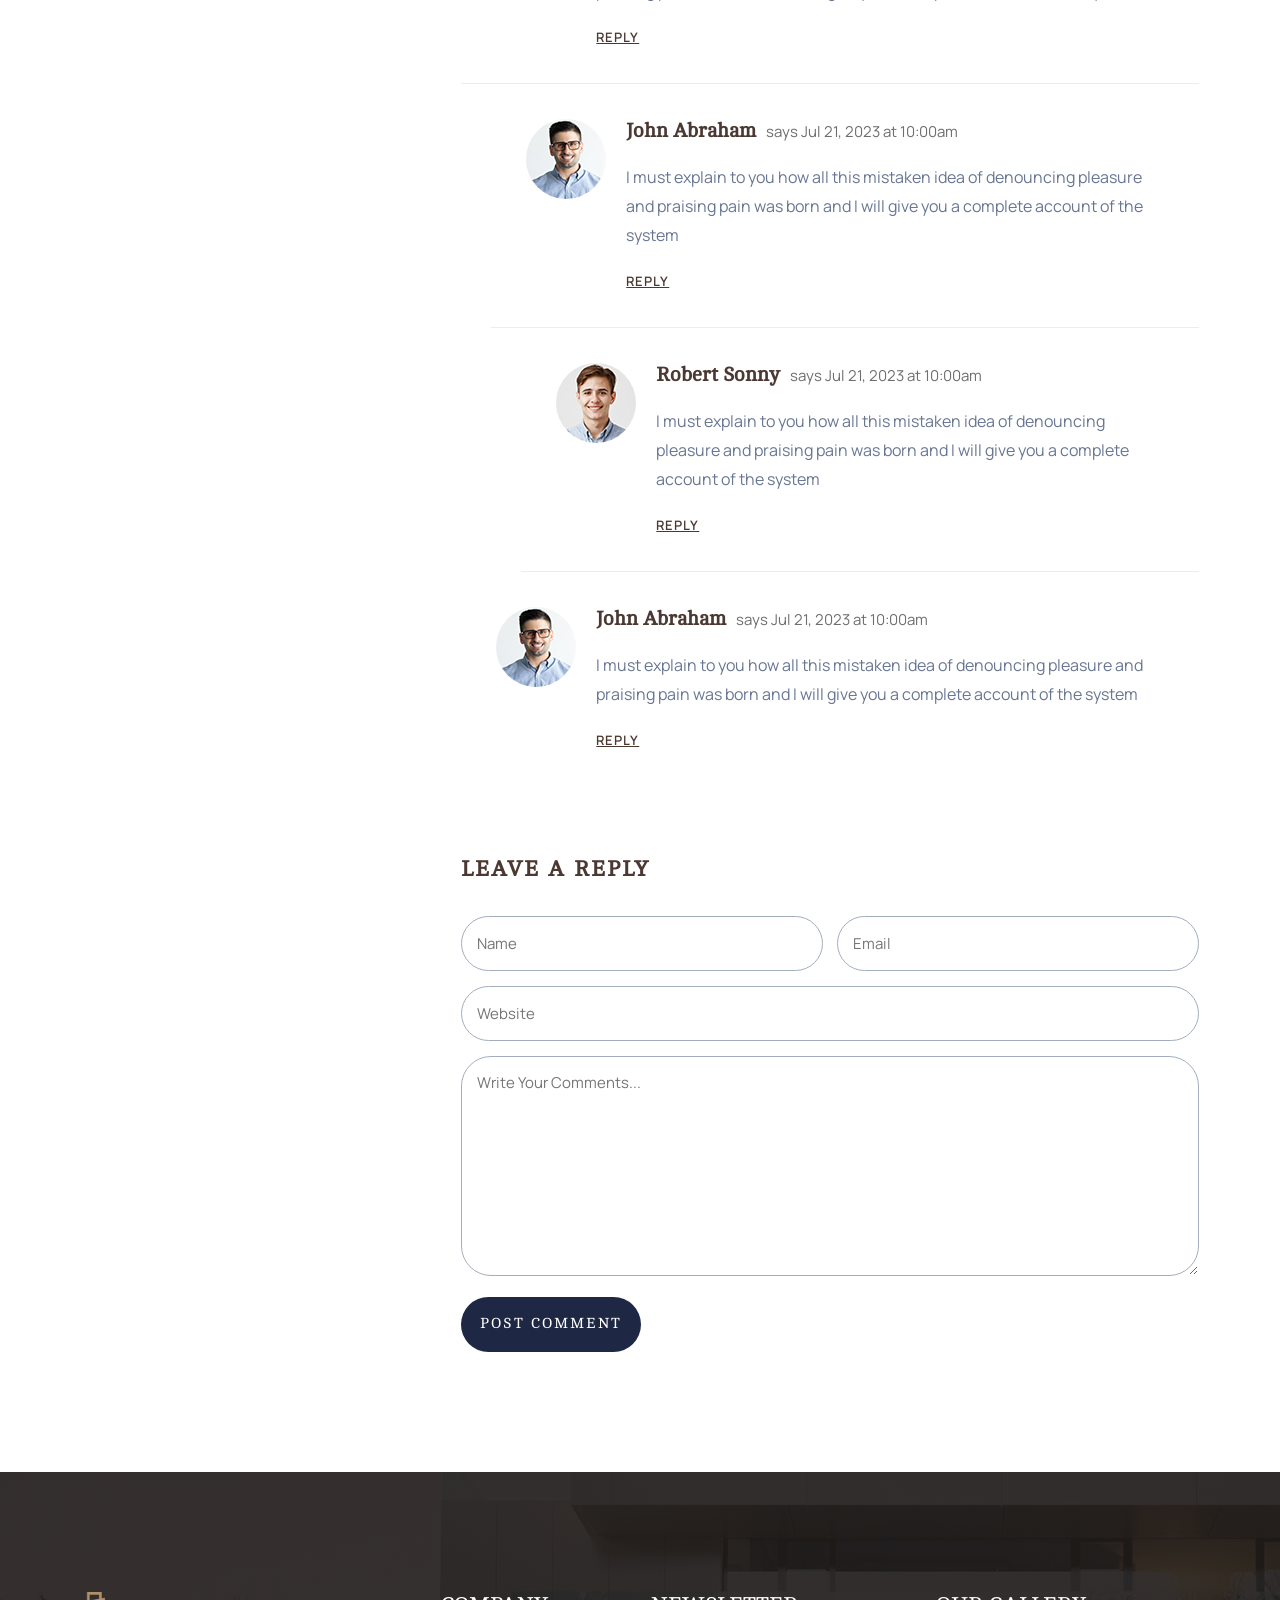
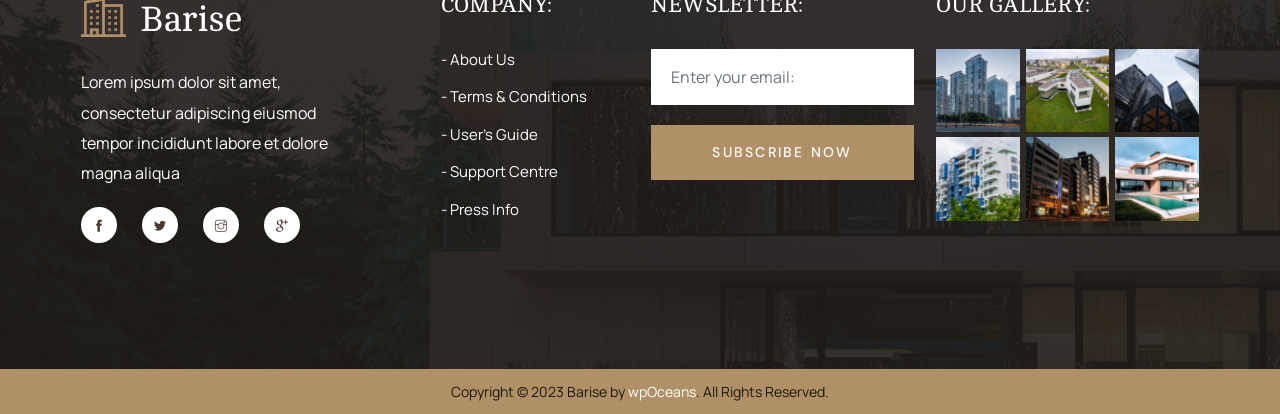
<file: blog-single-left-sidebar.html>
<!DOCTYPE html>
<html lang="en">

<head>
    <meta charset="utf-8">
    <meta http-equiv="X-UA-Compatible" content="IE=edge">
    <meta name="viewport" content="width=device-width, initial-scale=1">
    <meta name="author" content="wpOceans">
    <link rel="shortcut icon" type="image/png" href="assets/images/favicon.png">
    <title>Barise - Architecture & Interior HTML5 Template</title>
    <link href="assets/css/themify-icons.css" rel="stylesheet">
    <link href="assets/css/flaticon.css" rel="stylesheet">
    <link href="assets/css/bootstrap.min.css" rel="stylesheet">
    <link href="assets/css/animate.css" rel="stylesheet">
    <link href="assets/css/owl.carousel.css" rel="stylesheet">
    <link href="assets/css/owl.theme.css" rel="stylesheet">
    <link href="assets/css/slick.css" rel="stylesheet">
    <link href="assets/css/slick-theme.css" rel="stylesheet">
    <link href="assets/css/swiper.min.css" rel="stylesheet">
    <link href="assets/css/owl.transitions.css" rel="stylesheet">
    <link href="assets/css/jquery.fancybox.css" rel="stylesheet">
    <link href="assets/css/odometer-theme-default.css" rel="stylesheet">
    <link href="assets/sass/style.css" rel="stylesheet">
</head>

<body>

    <!-- start page-wrapper -->
    <div class="page-wrapper">
        <!-- start preloader -->
        <div class="preloader">
            <div class="vertical-centered-box">
                <div class="content">
                    <div class="loader-circle"></div>
                    <div class="loader-line-mask">
                        <div class="loader-line"></div>
                    </div>
                    <img src="assets/images/preloader.png" alt="">
                </div>
            </div>
        </div>
        <!-- end preloader -->
        <!-- Start header -->
        <header id="header" class="header-style-1 header-style-s3">
            <div class="topbar">
                <div class="container-fluid">
                    <div class="row">
                        <div class="col col-lg-9 col-12">
                            <div class="contact-intro">
                                <ul>
                                    <li><span>Call Us:</span>00 568 467 852</li>
                                    <li><span>Email Us:</span> barisesupport@gmail.com</li>
                                    <li><span>Address:</span> Elma, Washington(WA), 98541</li>
                                </ul>
                            </div>
                        </div>
                        <div class="col col-lg-3 col-12">
                            <div class="contact-info">
                                <ul>
                                    <li><a href="#"><i class="ti-facebook"></i></a></li>
                                    <li><a href="#"><i class="ti-twitter-alt"></i></a></li>
                                    <li><a href="#"><i class="ti-instagram"></i></a></li>
                                    <li><a href="#"><i class="ti-google"></i></a></li>
                                </ul>
                            </div>
                        </div>
                    </div>
                </div>
            </div>
            <!-- end topbar -->
            <div class="wpo-site-header">
                <nav class="navigation navbar navbar-expand-lg navbar-light">
                    <div class="container-fluid">
                        <div class="row align-items-center">
                            <div class="col-lg-3 col-md-3 col-3 d-lg-none dl-block">
                                <div class="mobail-menu">
                                    <button type="button" class="navbar-toggler open-btn">
                                        <span class="sr-only">Toggle navigation</span>
                                        <span class="icon-bar first-angle"></span>
                                        <span class="icon-bar middle-angle"></span>
                                        <span class="icon-bar last-angle"></span>
                                    </button>
                                </div>
                            </div>
                            <div class="col-lg-2 col-md-6 col-6">
                                <div class="navbar-header">
                                    <a class="navbar-brand" href="index.html"><img src="assets/images/logo.svg"
                                            alt="logo"></a>
                                </div>
                            </div>
                            <div class="col-lg-7 col-md-1 col-1">
                                <div id="navbar" class="collapse navbar-collapse navigation-holder">
                                    <button class="menu-close"><i class="ti-close"></i></button>
                                    <ul class="nav navbar-nav mb-2 mb-lg-0">
                                        <li class="menu-item-has-children">
                                            <a href="#">Home <i class="ti-plus"></i></a>
                                            <ul class="sub-menu">
                                                <li><a href="index.html">Home style 1</a></li>
                                                <li><a href="index-2.html">Home style 2</a></li>
                                            </ul>
                                        </li>
                                        <li><a href="about.html">About</a></li>
                                        <li class="menu-item-has-children">
                                            <a href="#">Pages <i class="ti-plus"></i></a>
                                            <ul class="sub-menu">
                                                <li><a href="service.html">Service</a></li>
                                                <li><a href="service-single.html">Service Single</a></li>
                                                <li><a href="team.html">Team</a></li>
                                                <li><a href="team-single.html">Team Single</a></li>
                                                <li><a href="shop.html">Shop</a></li>
                                                <li><a href="shop-single.html">Shop Single</a></li>
                                                <li><a href="cart.html">Cart</a></li>
                                                <li><a href="chackout.html">Chackout</a></li>
                                                <li><a href="404.html">404 Error</a></li>
                                            </ul>
                                        </li>
                                        <li class="menu-item-has-children">
                                            <a href="#">Project<i class="ti-plus"></i></a>
                                            <ul class="sub-menu">
                                                <li><a href="project.html">Project</a></li>
                                                <li><a href="project-single.html">Project Single</a></li>
                                            </ul>
                                        </li>
                                        <li class="menu-item-has-children">
                                            <a class="active" href="#">Blog <i class="ti-plus"></i></a>
                                            <ul class="sub-menu">
                                                <li><a href="blog.html">Blog right sidebar</a></li>
                                                <li><a href="blog-left-sidebar.html">Blog left sidebar</a></li>
                                                <li><a href="blog-fullwidth.html">Blog fullwidth</a></li>
                                                <li class="menu-item-has-children">
                                                    <a class="active" href="#">Blog details</a>
                                                    <ul class="sub-menu">
                                                        <li><a href="blog-single.html">Blog details right sidebar</a>
                                                        </li>
                                                        <li><a class="active" href="blog-single-left-sidebar.html">Blog details left sidebar</a></li>
                                                        <li><a href="blog-single-fullwidth.html">Blog details fullwidth</a></li>
                                                    </ul>
                                                </li>
                                            </ul>
                                        </li>
                                        <li><a href="contact.html">Contact us</a></li>
                                    </ul>

                                </div><!-- end of nav-collapse -->
                            </div>
                            <div class="col-lg-3 col-md-2 col-2">
                                <div class="header-right">
                                    <div class="header-search-form-wrapper">
                                        <div class="cart-search-contact">
                                            <button class="search-toggle-btn"><i class="fi flaticon-loupe"></i></button>
                                            <div class="header-search-form">
                                                <form>
                                                    <div>
                                                        <input type="text" class="form-control"
                                                            placeholder="Search here...">
                                                        <button type="submit"><i class="fi flaticon-loupe"></i></button>
                                                    </div>
                                                </form>
                                            </div>
                                        </div>
                                    </div>
                                    <div class="mini-cart">
                                        <button class="cart-toggle-btn"> <i class="fi flaticon-shopping-cart"></i> <span
                                                class="cart-count">2</span></button>
                                        <div class="mini-cart-content">
                                            <button class="mini-cart-close"><i class="ti-close"></i></button>
                                            <div class="mini-cart-items">
                                                <div class="mini-cart-item clearfix">
                                                    <div class="mini-cart-item-image">
                                                        <a href="shop.html"><img
                                                                src="assets/images/shop/mini-cart/img-1.jpg" alt></a>
                                                    </div>
                                                    <div class="mini-cart-item-des">
                                                        <a href="shop.html">Marble Side Table</a>
                                                        <span class="mini-cart-item-price">$20.15 x 1</span>
                                                        <span class="mini-cart-item-quantity"><a href="#"><i
                                                                    class="ti-close"></i></a></span>
                                                    </div>
                                                </div>
                                                <div class="mini-cart-item clearfix">
                                                    <div class="mini-cart-item-image">
                                                        <a href="shop.html"><img
                                                                src="assets/images/shop/mini-cart/img-2.jpg" alt></a>
                                                    </div>
                                                    <div class="mini-cart-item-des">
                                                        <a href="shop.html">Polygonal Vase</a>
                                                        <span class="mini-cart-item-price">$13.25 x 2</span>
                                                        <span class="mini-cart-item-quantity"><a href="#"><i
                                                                    class="ti-close"></i></a></span>
                                                    </div>
                                                </div>
                                            </div>
                                            <div class="mini-cart-action clearfix">
                                                <span class="mini-checkout-price">Subtotal: <span>$215.14</span></span>
                                                <div class="mini-btn">
                                                    <a href="checkout.html" class="view-cart-btn s1">Checkout</a>
                                                    <a href="cart.html" class="view-cart-btn">View Cart</a>
                                                </div>
                                            </div>
                                        </div>
                                    </div>
                                    <div class="close-form">
                                        <a class="header-theme-btn" href="contact.html">GET A free QUOTE</a>
                                    </div>
                                </div>
                            </div>
                        </div>
                    </div><!-- end of container -->
                </nav>
            </div>
        </header>
        <!-- end of header -->

        <!-- start wpo-page-title -->
        <section class="wpo-page-title">
            <div class="container">
                <div class="row">
                    <div class="col col-xs-12">
                        <div class="wpo-breadcumb-wrap">
                            <h2>Blog</h2>
                            <ol class="wpo-breadcumb-wrap">
                                <li><a href="index.html">Home</a></li>
                                <li>Blog</li>
                            </ol>
                        </div>
                    </div>
                </div> <!-- end row -->
            </div> <!-- end container -->
        </section>
        <!-- end page-title -->

        <!-- start wpo-blog-single-section -->
        <section class="wpo-blog-single-section wpo-blog-single-left-sidebar-section section-padding">
            <div class="container">
                <div class="row">
                    <div class="col col-lg-8 col-12 order-lg-2">
                        <div class="wpo-blog-content">
                            <div class="post format-standard-image">
                                <div class="entry-media">
                                    <img src="assets/images/blog/img-6.jpg" alt>
                                </div>
                                <div class="entry-meta">
                                    <ul>
                                        <li><i class="fi flaticon-user"></i> By <a href="#">Willie Fair</a> </li>
                                        <li><i class="fi flaticon-comment-white-oval-bubble"></i> Comments 35 </li>
                                        <li><i class="fi flaticon-calendar"></i> 24 Jun 2023</li>
                                    </ul>
                                </div>
                                <h2>10 Mistakes To Avoid When Investing In Real Estate</h2>
                                <p>There are many variations of passages of Lorem Ipsum available, but the majority have
                                    suffered alteration in some form, by injected humour, or randomised words which
                                    don't look even slightly believable. If you are going to use a passage of Lorem
                                    Ipsum, you need to be sure there isn't anything embarrassing hidden in the middle of
                                    text. All the Lorem Ipsum generators on the Internet tend to repeat predefined
                                    chunks as necessary, making this the first true generator on the Internet. It uses a
                                    dictionary of over 200 Latin words, combined with a handful.</p>
                                <blockquote>
                                    Combined with a handful of model sentence structures, generate Lorem Ipsum which
                                    looks reasonable. The generated Lorem Ipsum is therefore always free from
                                    repetition, injected humour, or non-characteristic words etc.
                                </blockquote>
                                <p>I must explain to you how all this mistaken idea of denouncing pleasure and praising
                                    pain was born and I will give you a complete account of the system, and expound the
                                    actual teachings of the great explorer of the truth, the master-builder of human
                                    happiness. No one rejects, dislikes, or avoids pleasure itself,</p>

                                <div class="gallery">
                                    <div>
                                        <img src="assets/images/blog/img-7.jpg" alt="">
                                    </div>
                                    <div>
                                        <img src="assets/images/blog/img-8.jpg" alt="">
                                    </div>
                                </div>
                            </div>

                            <div class="tag-share clearfix">
                                <div class="tag">
                                    <span>Share: </span>
                                    <ul>
                                        <li><a href="#">Planning</a></li>
                                        <li><a href="#">Architecture</a></li>
                                        <li><a href="#"> creative</a></li>
                                    </ul>
                                </div>
                            </div> <!-- end tag-share -->
                            <div class="tag-share-s2 clearfix">
                                <div class="tag">
                                    <span>Share: </span>
                                    <ul>
                                        <li><a href="#">facebook</a></li>
                                        <li><a href="#">twitter</a></li>
                                        <li><a href="#">linkedin</a></li>
                                        <li><a href="#">pinterest</a></li>
                                    </ul>
                                </div>
                            </div> <!-- end tag-share -->

                            <div class="author-box">
                                <div class="author-avatar">
                                    <a href="#" target="_blank"><img src="assets/images/blog/about-widget-2.jpg"
                                            alt></a>
                                </div>
                                <div class="author-content">
                                    <a href="#" class="author-name">Author: Willie Fair</a>
                                    <p>Sed ut perspiciatis unde omnis iste natus error sit voluptatem accusantium
                                        doloremque laudantium, totam rem aperiam, eaque ipsa quae ab illo inventore
                                        veritatis.</p>
                                    <div class="socials">
                                        <ul class="social-link">
                                            <li><a href="#"><i class="ti-facebook"></i></a></li>
                                            <li><a href="#"><i class="ti-twitter-alt"></i></a></li>
                                            <li><a href="#"><i class="ti-linkedin"></i></a></li>
                                            <li><a href="#"><i class="ti-instagram"></i></a></li>
                                        </ul>
                                    </div>
                                </div>
                            </div> <!-- end author-box -->

                            <div class="more-posts">
                                <div class="previous-post">
                                    <a href="blog.html">
                                        <span class="post-control-link">Previous Post</span>
                                        <span class="post-name">At vero eos et accusamus et iusto odio dignissimos
                                            ducimus qui blanditiis praesentium.</span>
                                    </a>
                                </div>
                                <div class="next-post">
                                    <a href="blog-left-sidebar.html">
                                        <span class="post-control-link">Next Post</span>
                                        <span class="post-name">Dignissimos ducimus qui blanditiis praesentiu deleniti
                                            atque corrupti quos dolores</span>
                                    </a>
                                </div>
                            </div>

                            <div class="comments-area">
                                <div class="comments-section">
                                    <h3 class="comments-title">5 Comments</h3>
                                    <ol class="comments">
                                        <li class="comment even thread-even depth-1" id="comment-1">
                                            <div id="div-comment-1">
                                                <div class="comment-theme">
                                                    <div class="comment-image"><img
                                                            src="assets/images/blog/comments-author/img-1.jpg"
                                                            alt></div>
                                                </div>
                                                <div class="comment-main-area">
                                                    <div class="comment-wrapper">
                                                        <div class="comments-meta">
                                                            <h4>Robert Sonny <span class="comments-date">says Jul 21,
                                                                    2023 at 10:00am</span></h4>
                                                        </div>
                                                        <div class="comment-area">
                                                            <p>I must explain to you how all this mistaken idea of
                                                                denouncing pleasure and praising pain was born and I
                                                                will give you a complete account of the system</p>
                                                            <div class="comments-reply">
                                                                <a class="comment-reply-link"
                                                                    href="#"><span>Reply</span></a>
                                                            </div>
                                                        </div>
                                                    </div>
                                                </div>
                                            </div>
                                            <ul class="children">
                                                <li class="comment">
                                                    <div>
                                                        <div class="comment-theme">
                                                            <div class="comment-image"><img
                                                                    src="assets/images/blog/comments-author/img-2.jpg"
                                                                    alt></div>
                                                        </div>
                                                        <div class="comment-main-area">
                                                            <div class="comment-wrapper">
                                                                <div class="comments-meta">
                                                                    <h4>John Abraham <span class="comments-date">says
                                                                            Jul 21, 2023 at 10:00am</span></h4>
                                                                </div>
                                                                <div class="comment-area">
                                                                    <p>I must explain to you how all this mistaken idea
                                                                        of denouncing pleasure and praising pain was
                                                                        born and I will give you a complete account of
                                                                        the system</p>
                                                                    <div class="comments-reply">
                                                                        <a class="comment-reply-link"
                                                                            href="#"><span>Reply</span></a>
                                                                    </div>
                                                                </div>
                                                            </div>
                                                        </div>
                                                    </div>
                                                    <ul>
                                                        <li class="comment">
                                                            <div>
                                                                <div class="comment-theme">
                                                                    <div class="comment-image"><img
                                                                            src="assets/images/blog/comments-author/img-3.jpg"
                                                                            alt></div>
                                                                </div>
                                                                <div class="comment-main-area">
                                                                    <div class="comment-wrapper">
                                                                        <div class="comments-meta">
                                                                            <h4>Robert Sonny <span
                                                                                    class="comments-date">says Jul 21,
                                                                                    2023 at 10:00am</span></h4>
                                                                        </div>
                                                                        <div class="comment-area">
                                                                            <p>I must explain to you how all this
                                                                                mistaken idea of denouncing pleasure and
                                                                                praising pain was born and I will give
                                                                                you a complete account of the system</p>
                                                                            <div class="comments-reply">
                                                                                <a class="comment-reply-link"
                                                                                    href="#"><span>Reply</span></a>
                                                                            </div>
                                                                        </div>
                                                                    </div>
                                                                </div>
                                                            </div>
                                                        </li>
                                                    </ul>
                                                </li>
                                            </ul>
                                        </li>

                                        <li class="comment">
                                            <div>
                                                <div class="comment-theme">
                                                    <div class="comment-image">
                                                        <img src="assets/images/blog/comments-author/img-2.jpg"alt>
                                                    </div>
                                                </div>
                                                <div class="comment-main-area">
                                                    <div class="comment-wrapper">
                                                        <div class="comments-meta">
                                                            <h4>John Abraham <span class="comments-date">says Jul 21,
                                                                    2023 at 10:00am</span></h4>
                                                        </div>
                                                        <div class="comment-area">
                                                            <p>I must explain to you how all this mistaken idea of
                                                                denouncing pleasure and praising pain was born and I
                                                                will give you a complete account of the system</p>
                                                            <div class="comments-reply">
                                                                <a class="comment-reply-link"
                                                                    href="#"><span>Reply</span></a>
                                                            </div>
                                                        </div>
                                                    </div>
                                                </div>
                                            </div>
                                        </li>
                                    </ol>
                                </div> <!-- end comments-section -->
                                <div class="comment-respond">
                                    <h3 class="comment-reply-title">Leave a reply</h3>
                                    <form class="comment-form">
                                        <div class="form-inputs">
                                            <input placeholder="Name" type="text">
                                            <input placeholder="Email" type="email">
                                            <input placeholder="Website" type="url">
                                        </div>
                                        <div class="form-textarea">
                                            <textarea id="comment" placeholder="Write Your Comments..."></textarea>
                                        </div>
                                        <div class="form-submit">
                                            <input id="submit" value="Post Comment" type="submit">
                                        </div>
                                    </form>
                                </div>
                            </div> <!-- end comments-area -->
                        </div>
                    </div>
                    <div class="col col-lg-4 order-lg-1">
                        <div class="blog-sidebar">
                            <div class="widget about-widget">
                                <div class="img-holder">
                                    <img src="assets/images/blog/about-widget.jpg" alt>
                                </div>
                                <h4>Willie Fair</h4>
                                <p>Hi! beautiful people. I`m an authtor of this blog. Read our post - stay with us</p>
                                <div class="social">
                                    <ul class="clearfix">
                                        <li><a href="#"><i class="ti-facebook"></i></a></li>
                                        <li><a href="#"><i class="ti-twitter-alt"></i></a></li>
                                        <li><a href="#"><i class="ti-linkedin"></i></a></li>
                                        <li><a href="#"><i class="ti-pinterest"></i></a></li>
                                    </ul>
                                </div>
                            </div>
                            <div class="widget search-widget">
                                <form>
                                    <div>
                                        <input type="text" class="form-control" placeholder="Search Post..">
                                        <button type="submit"><i class="ti-search"></i></button>
                                    </div>
                                </form>
                            </div>
                            <div class="widget category-widget">
                                <h3>Categories</h3>
                                <ul>
                                    <li><a href="service-single.html">Perfect Planning <span>5</span></a></li>
                                    <li><a href="service-single.html">Professional Design <span>7</span></a></li>
                                    <li><a href="service-single.html">Best Interior <span>3</span></a></li>
                                    <li><a href="service-single.html">Modern Furniture<span>6</span></a></li>
                                    <li><a href="service-single.html">Best Gift <span>2</span></a></li>
                                    <li><a href="service-single.html">Complete Decoration <span>8</span></a></li>
                                </ul>
                            </div>
                            <div class="widget recent-post-widget">
                                <h3>Related Posts</h3>
                                <div class="posts">
                                    <div class="post">
                                        <div class="img-holder">
                                            <img src="assets/images/recent-posts/img-1.jpg" alt>
                                        </div>
                                        <div class="details">
                                            <h4><a href="blog-single.html">How Architects Design for Less Lonely
                                                    Living</a>
                                            </h4>
                                            <span class="date">19 Jun 2023 </span>
                                        </div>
                                    </div>
                                    <div class="post">
                                        <div class="img-holder">
                                            <img src="assets/images/recent-posts/img-2.jpg" alt>
                                        </div>
                                        <div class="details">
                                            <h4><a href="blog-single.html">Architecture and Sustainability in the Time
                                                    of COVID-19</a></h4>
                                            <span class="date">22 May 2023 </span>
                                        </div>
                                    </div>
                                    <div class="post">
                                        <div class="img-holder">
                                            <img src="assets/images/recent-posts/img-3.jpg" alt>
                                        </div>
                                        <div class="details">
                                            <h4><a href="blog-single.html">5 Ways to Make Your Home Look
                                                    Architectural</a></h4>
                                            <span class="date">12 Apr 2023 </span>
                                        </div>
                                    </div>
                                </div>
                            </div>
                            <div class="widget wpo-instagram-widget">
                                <div class="widget-title">
                                    <h3>Instagram</h3>
                                </div>
                                <ul class="d-flex">
                                    <li><a href="project-single.html"><img src="assets/images/instagram/7.jpg"
                                                alt=""></a></li>
                                    <li><a href="project-single.html"><img src="assets/images/instagram/8.jpg"
                                                alt=""></a></li>
                                    <li><a href="project-single.html"><img src="assets/images/instagram/9.jpg"
                                                alt=""></a></li>
                                    <li><a href="project-single.html"><img src="assets/images/instagram/10.jpg"
                                                alt=""></a></li>
                                    <li><a href="project-single.html"><img src="assets/images/instagram/11.jpg"
                                                alt=""></a></li>
                                    <li><a href="project-single.html"><img src="assets/images/instagram/12.jpg"
                                                alt=""></a></li>
                                </ul>
                            </div>
                            <div class="widget tag-widget">
                                <h3>Tags</h3>
                                <ul>
                                    <li><a href="#">Planning</a></li>
                                    <li><a href="#">Design</a></li>
                                    <li><a href="#">creative</a></li>
                                    <li><a href="#">Interior</a></li>
                                    <li><a href="#">Furniture</a></li>
                                    <li><a href="#">Idea</a></li>
                                    <li><a href="#">Decoration</a></li>
                                    <li><a href="#">Architectural</a></li>
                                </ul>
                            </div>
                        </div>
                    </div>
                </div>
            </div> <!-- end container -->
        </section>
        <!-- end wpo-blog-single-section -->

        <!-- start of wpo-site-footer-section-s2 -->
        <footer class="wpo-site-footer-s2">
            <div class="wpo-upper-footer">
                <div class="container">
                    <div class="row">
                        <div class="col col-lg-3 col-md-6 col-sm-12 col-12">
                            <div class="widget about-widget">
                                <div class="logo widget-title">
                                    <img src="assets/images/logo-2.svg" alt="blog">
                                </div>
                                <p>Lorem ipsum dolor sit amet, consectetur adipiscing
                                    eiusmod tempor incididunt
                                    labore et dolore magna aliqua</p>
                                <div class="social-icon">
                                    <ul>
                                        <li>
                                            <a href="#">
                                                <i class="ti-facebook"></i>
                                            </a>
                                        </li>
                                        <li>
                                            <a href="#">
                                                <i class="ti-twitter-alt"></i>
                                            </a>
                                        </li>
                                        <li>
                                            <a href="#">
                                                <i class="ti-instagram"></i>
                                            </a>
                                        </li>
                                        <li>
                                            <a href="#">
                                                <i class="ti-google"></i>
                                            </a>
                                        </li>
                                    </ul>
                                </div>

                            </div>
                        </div>
                        <div class="col col-lg-3 col-md-6 col-sm-12 col-12">
                            <div class="widget link-widget">
                                <div class="widget-title">
                                    <h3>company:</h3>
                                </div>
                                <ul>
                                    <li><a href="#">- About Us</a></li>
                                    <li><a href="#">- Terms & Conditions</a></li>
                                    <li><a href="#">- User’s Guide</a></li>
                                    <li><a href="#">- Support Centre</a></li>
                                    <li><a href="#">- Press Info</a></li>
                                </ul>
                            </div>
                        </div>
                        <div class="col col-lg-3 col-md-6 col-sm-12 col-12">
                            <div class="widget newsletter-widget">
                                <div class="widget-title">
                                    <h3>Newsletter:</h3>
                                </div>
                                <div class="f-from">
                                    <input type="email" class="form-control" placeholder="Enter your email:">
                                    <input type="submit" class="theme-btn" value="subscribe now">
                                </div>
                            </div>
                        </div>
                        <div class="col col-lg-3 col-md-6 col-sm-12 col-12">
                            <div class="widget instagram">
                                <div class="widget-title">
                                    <h3>Our Gallery:</h3>
                                </div>
                                <ul>
                                    <li><img src="assets/images/instagram/img-1.jpg" alt=""></li>
                                    <li><img src="assets/images/instagram/img-2.jpg" alt=""></li>
                                    <li><img src="assets/images/instagram/img-3.jpg" alt=""></li>
                                    <li><img src="assets/images/instagram/img-4.jpg" alt=""></li>
                                    <li><img src="assets/images/instagram/img-5.jpg" alt=""></li>
                                    <li><img src="assets/images/instagram/img-6.jpg" alt=""></li>
                                </ul>
                            </div>
                        </div>
                    </div>
                </div> <!-- end container -->
            </div>
            <div class="wpo-lower-footer">
                <div class="container">
                    <div class="lower-wrap">
                        <div class="row justify-content-center">
                            <div class="col col-lg-6 col-12">
                                <p class="copyright"> Copyright © 2023 Barise by <a href="index.html">wpOceans</a>.
                                    All
                                    Rights Reserved.</p>
                            </div>
                        </div>
                    </div>
                </div>
            </div>
        </footer>
        <!-- end of wpo-site-footer-section-s2 -->


    </div>
    <!-- end of page-wrapper -->

    <!-- All JavaScript files
    ================================================== -->
    <script src="assets/js/jquery.min.js"></script>
    <script src="assets/js/bootstrap.bundle.min.js"></script>
    <!-- Plugins for this template -->
    <script src="assets/js/modernizr.custom.js"></script>
    <script src="assets/js/jquery.dlmenu.js"></script>
    <script src="assets/js/jquery-plugin-collection.js"></script>
    <!-- Custom script for this template -->
    <script src="assets/js/script.js"></script>

</body>

</html>
</file>
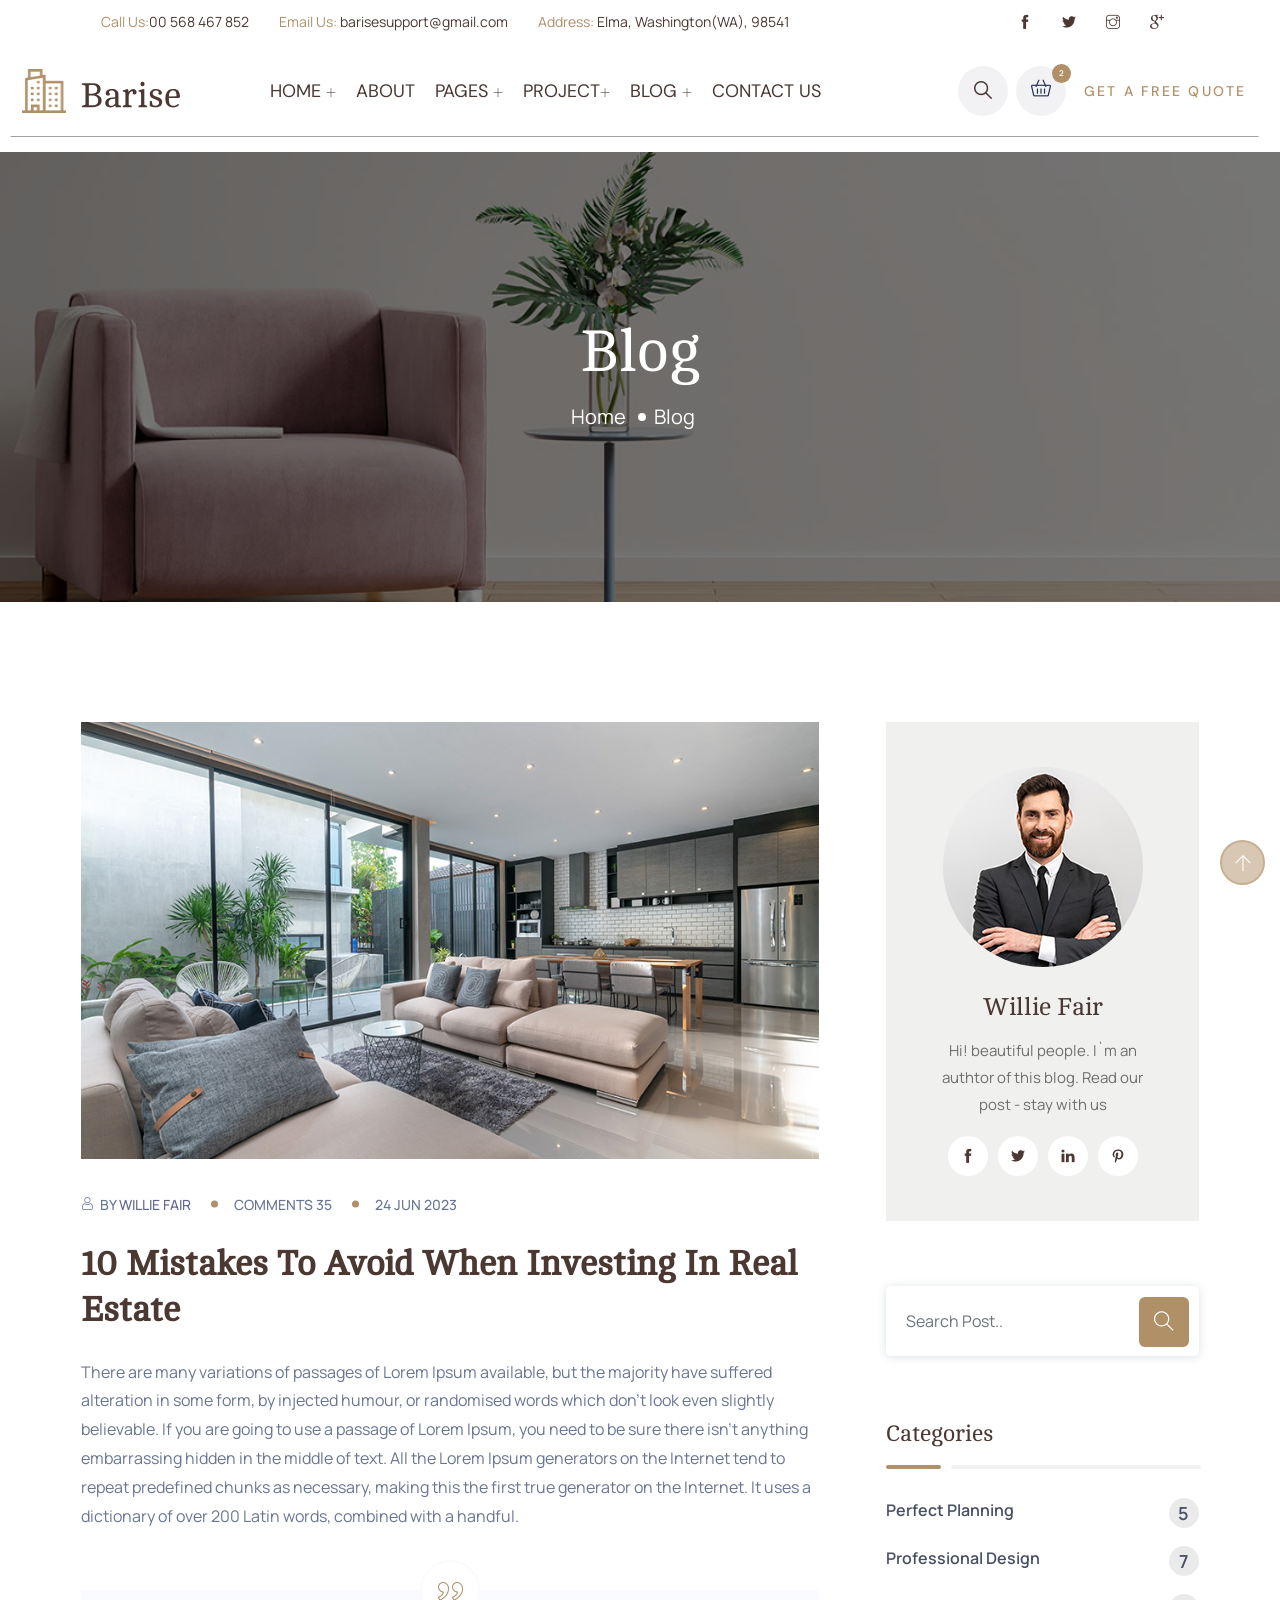
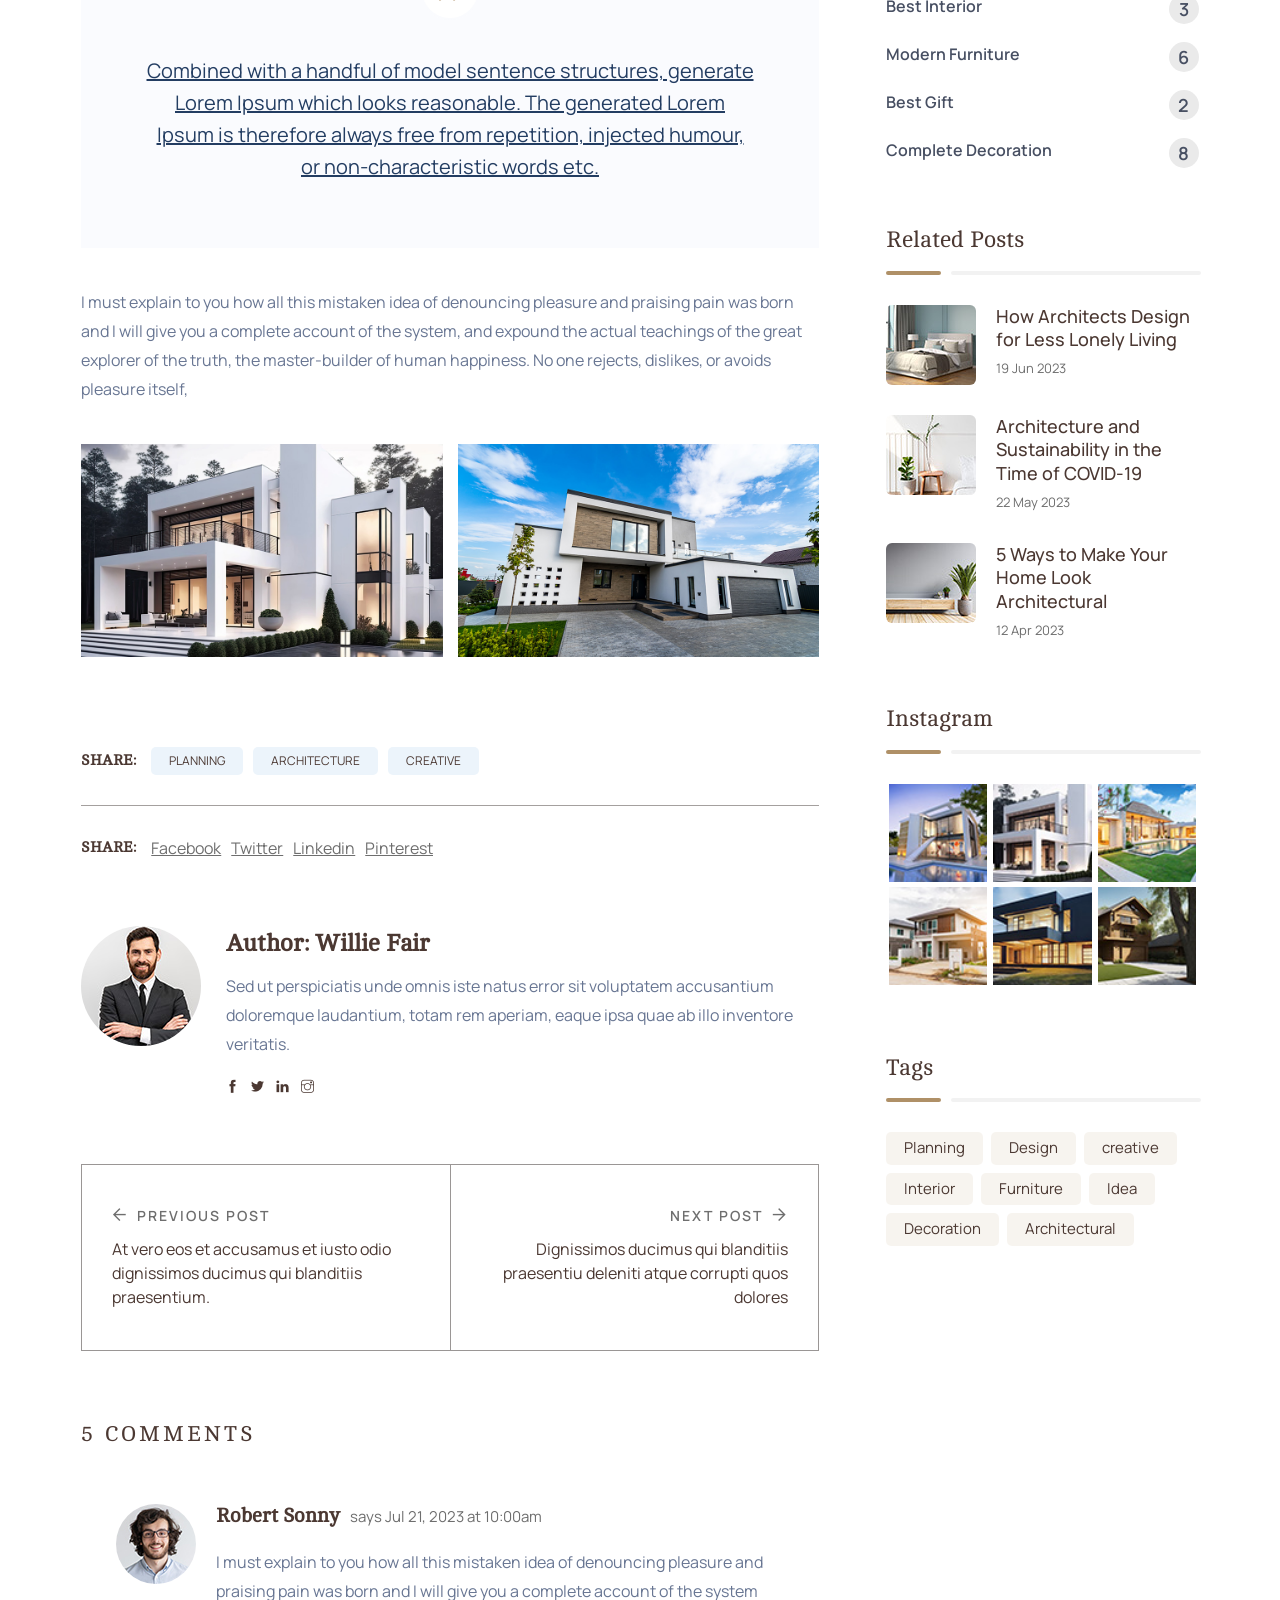
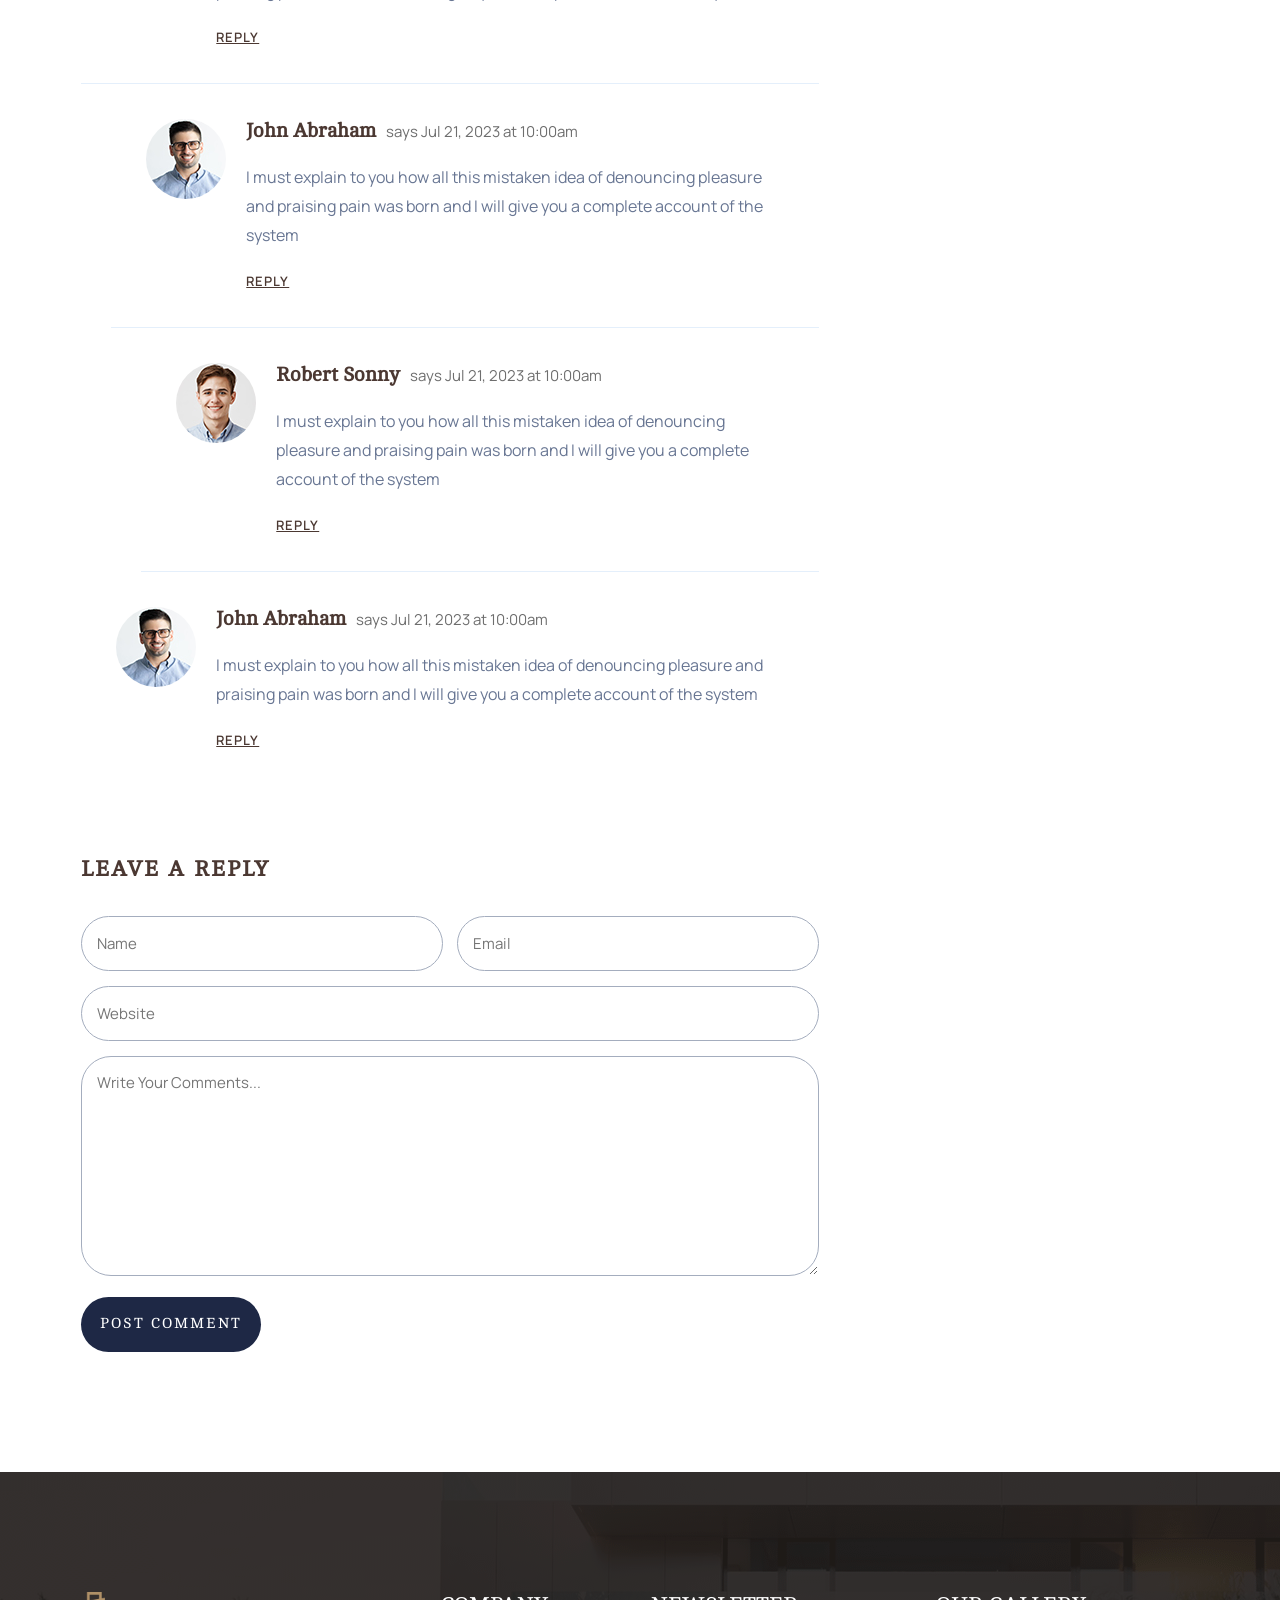
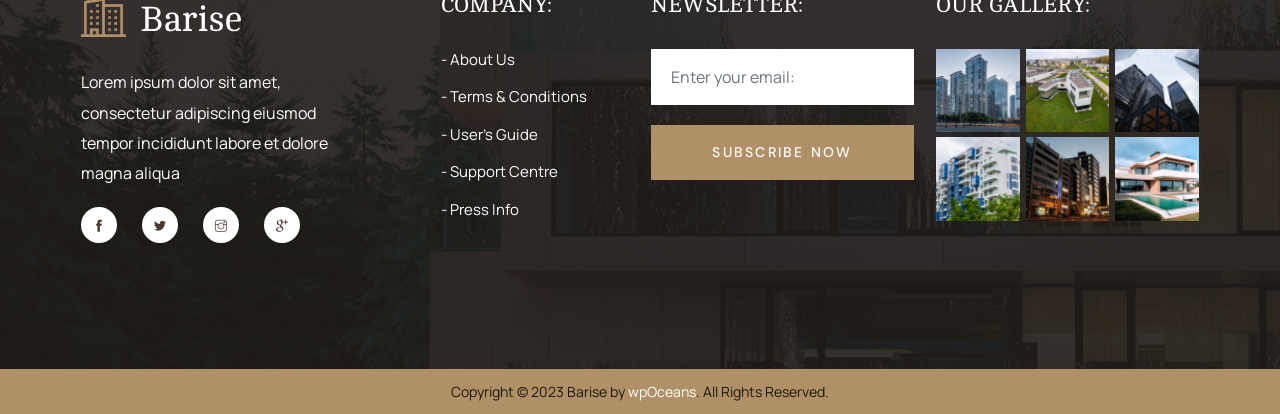
<file: blog-single.html>
<!DOCTYPE html>
<html lang="en">

<head>
    <meta charset="utf-8">
    <meta http-equiv="X-UA-Compatible" content="IE=edge">
    <meta name="viewport" content="width=device-width, initial-scale=1">
    <meta name="author" content="wpOceans">
    <link rel="shortcut icon" type="image/png" href="assets/images/favicon.png">
    <title>Barise - Architecture & Interior HTML5 Template</title>
    <link href="assets/css/themify-icons.css" rel="stylesheet">
    <link href="assets/css/flaticon.css" rel="stylesheet">
    <link href="assets/css/bootstrap.min.css" rel="stylesheet">
    <link href="assets/css/animate.css" rel="stylesheet">
    <link href="assets/css/owl.carousel.css" rel="stylesheet">
    <link href="assets/css/owl.theme.css" rel="stylesheet">
    <link href="assets/css/slick.css" rel="stylesheet">
    <link href="assets/css/slick-theme.css" rel="stylesheet">
    <link href="assets/css/swiper.min.css" rel="stylesheet">
    <link href="assets/css/owl.transitions.css" rel="stylesheet">
    <link href="assets/css/jquery.fancybox.css" rel="stylesheet">
    <link href="assets/css/odometer-theme-default.css" rel="stylesheet">
    <link href="assets/sass/style.css" rel="stylesheet">
</head>

<body>

    <!-- start page-wrapper -->
    <div class="page-wrapper">
        <!-- start preloader -->
        <div class="preloader">
            <div class="vertical-centered-box">
                <div class="content">
                    <div class="loader-circle"></div>
                    <div class="loader-line-mask">
                        <div class="loader-line"></div>
                    </div>
                    <img src="assets/images/preloader.png" alt="">
                </div>
            </div>
        </div>
        <!-- end preloader -->
        <!-- Start header -->
        <header id="header" class="header-style-1 header-style-s3">
            <div class="topbar">
                <div class="container-fluid">
                    <div class="row">
                        <div class="col col-lg-9 col-12">
                            <div class="contact-intro">
                                <ul>
                                    <li><span>Call Us:</span>00 568 467 852</li>
                                    <li><span>Email Us:</span> barisesupport@gmail.com</li>
                                    <li><span>Address:</span> Elma, Washington(WA), 98541</li>
                                </ul>
                            </div>
                        </div>
                        <div class="col col-lg-3 col-12">
                            <div class="contact-info">
                                <ul>
                                    <li><a href="#"><i class="ti-facebook"></i></a></li>
                                    <li><a href="#"><i class="ti-twitter-alt"></i></a></li>
                                    <li><a href="#"><i class="ti-instagram"></i></a></li>
                                    <li><a href="#"><i class="ti-google"></i></a></li>
                                </ul>
                            </div>
                        </div>
                    </div>
                </div>
            </div>
            <!-- end topbar -->
            <div class="wpo-site-header">
                <nav class="navigation navbar navbar-expand-lg navbar-light">
                    <div class="container-fluid">
                        <div class="row align-items-center">
                            <div class="col-lg-3 col-md-3 col-3 d-lg-none dl-block">
                                <div class="mobail-menu">
                                    <button type="button" class="navbar-toggler open-btn">
                                        <span class="sr-only">Toggle navigation</span>
                                        <span class="icon-bar first-angle"></span>
                                        <span class="icon-bar middle-angle"></span>
                                        <span class="icon-bar last-angle"></span>
                                    </button>
                                </div>
                            </div>
                            <div class="col-lg-2 col-md-6 col-6">
                                <div class="navbar-header">
                                    <a class="navbar-brand" href="index.html"><img src="assets/images/logo.svg"
                                            alt="logo"></a>
                                </div>
                            </div>
                            <div class="col-lg-7 col-md-1 col-1">
                                <div id="navbar" class="collapse navbar-collapse navigation-holder">
                                    <button class="menu-close"><i class="ti-close"></i></button>
                                    <ul class="nav navbar-nav mb-2 mb-lg-0">
                                        <li class="menu-item-has-children">
                                            <a href="#">Home <i class="ti-plus"></i></a>
                                            <ul class="sub-menu">
                                                <li><a href="index.html">Home style 1</a></li>
                                                <li><a href="index-2.html">Home style 2</a></li>
                                            </ul>
                                        </li>
                                        <li><a href="about.html">About</a></li>
                                        <li class="menu-item-has-children">
                                            <a href="#">Pages <i class="ti-plus"></i></a>
                                            <ul class="sub-menu">
                                                <li><a href="service.html">Service</a></li>
                                                <li><a href="service-single.html">Service Single</a></li>
                                                <li><a href="team.html">Team</a></li>
                                                <li><a href="team-single.html">Team Single</a></li>
                                                <li><a href="shop.html">Shop</a></li>
                                                <li><a href="shop-single.html">Shop Single</a></li>
                                                <li><a href="cart.html">Cart</a></li>
                                                <li><a href="chackout.html">Chackout</a></li>
                                                <li><a href="404.html">404 Error</a></li>
                                            </ul>
                                        </li>
                                        <li class="menu-item-has-children">
                                            <a href="#">Project<i class="ti-plus"></i></a>
                                            <ul class="sub-menu">
                                                <li><a href="project.html">Project</a></li>
                                                <li><a href="project-single.html">Project Single</a></li>
                                            </ul>
                                        </li>
                                        <li class="menu-item-has-children">
                                            <a class="active" href="#">Blog <i class="ti-plus"></i></a>
                                            <ul class="sub-menu">
                                                <li><a href="blog.html">Blog right sidebar</a></li>
                                                <li><a href="blog-left-sidebar.html">Blog left sidebar</a></li>
                                                <li><a href="blog-fullwidth.html">Blog fullwidth</a></li>
                                                <li class="menu-item-has-children">
                                                    <a class="active" href="#">Blog details</a>
                                                    <ul class="sub-menu">
                                                        <li><a class="active" href="blog-single.html">Blog details right sidebar</a>
                                                        </li>
                                                        <li><a href="blog-single-left-sidebar.html">Blog details left sidebar</a></li>
                                                        <li><a href="blog-single-fullwidth.html">Blog details fullwidth</a></li>
                                                    </ul>
                                                </li>
                                            </ul>
                                        </li>
                                        <li><a href="contact.html">Contact us</a></li>
                                    </ul>

                                </div><!-- end of nav-collapse -->
                            </div>
                            <div class="col-lg-3 col-md-2 col-2">
                                <div class="header-right">
                                    <div class="header-search-form-wrapper">
                                        <div class="cart-search-contact">
                                            <button class="search-toggle-btn"><i class="fi flaticon-loupe"></i></button>
                                            <div class="header-search-form">
                                                <form>
                                                    <div>
                                                        <input type="text" class="form-control"
                                                            placeholder="Search here...">
                                                        <button type="submit"><i class="fi flaticon-loupe"></i></button>
                                                    </div>
                                                </form>
                                            </div>
                                        </div>
                                    </div>
                                    <div class="mini-cart">
                                        <button class="cart-toggle-btn"> <i class="fi flaticon-shopping-cart"></i> <span
                                                class="cart-count">2</span></button>
                                        <div class="mini-cart-content">
                                            <button class="mini-cart-close"><i class="ti-close"></i></button>
                                            <div class="mini-cart-items">
                                                <div class="mini-cart-item clearfix">
                                                    <div class="mini-cart-item-image">
                                                        <a href="shop.html"><img
                                                                src="assets/images/shop/mini-cart/img-1.jpg" alt></a>
                                                    </div>
                                                    <div class="mini-cart-item-des">
                                                        <a href="shop.html">Marble Side Table</a>
                                                        <span class="mini-cart-item-price">$20.15 x 1</span>
                                                        <span class="mini-cart-item-quantity"><a href="#"><i
                                                                    class="ti-close"></i></a></span>
                                                    </div>
                                                </div>
                                                <div class="mini-cart-item clearfix">
                                                    <div class="mini-cart-item-image">
                                                        <a href="shop.html"><img
                                                                src="assets/images/shop/mini-cart/img-2.jpg" alt></a>
                                                    </div>
                                                    <div class="mini-cart-item-des">
                                                        <a href="shop.html">Polygonal Vase</a>
                                                        <span class="mini-cart-item-price">$13.25 x 2</span>
                                                        <span class="mini-cart-item-quantity"><a href="#"><i
                                                                    class="ti-close"></i></a></span>
                                                    </div>
                                                </div>
                                            </div>
                                            <div class="mini-cart-action clearfix">
                                                <span class="mini-checkout-price">Subtotal: <span>$215.14</span></span>
                                                <div class="mini-btn">
                                                    <a href="checkout.html" class="view-cart-btn s1">Checkout</a>
                                                    <a href="cart.html" class="view-cart-btn">View Cart</a>
                                                </div>
                                            </div>
                                        </div>
                                    </div>
                                    <div class="close-form">
                                        <a class="header-theme-btn" href="contact.html">GET A free QUOTE</a>
                                    </div>
                                </div>
                            </div>
                        </div>
                    </div><!-- end of container -->
                </nav>
            </div>
        </header>
        <!-- end of header -->

        <!-- start wpo-page-title -->
        <section class="wpo-page-title">
            <div class="container">
                <div class="row">
                    <div class="col col-xs-12">
                        <div class="wpo-breadcumb-wrap">
                            <h2>Blog</h2>
                            <ol class="wpo-breadcumb-wrap">
                                <li><a href="index.html">Home</a></li>
                                <li>Blog</li>
                            </ol>
                        </div>
                    </div>
                </div> <!-- end row -->
            </div> <!-- end container -->
        </section>
        <!-- end page-title -->

        <!-- start wpo-blog-single-section -->
        <section class="wpo-blog-single-section section-padding">
            <div class="container">
                <div class="row">
                    <div class="col col-lg-8 col-12">
                        <div class="wpo-blog-content">
                            <div class="post format-standard-image">
                                <div class="entry-media">
                                    <img src="assets/images/blog/img-6.jpg" alt>
                                </div>
                                <div class="entry-meta">
                                    <ul>
                                        <li><i class="fi flaticon-user"></i> By <a href="#">Willie Fair</a> </li>
                                        <li><i class="fi flaticon-comment-white-oval-bubble"></i> Comments 35 </li>
                                        <li><i class="fi flaticon-calendar"></i> 24 Jun 2023</li>
                                    </ul>
                                </div>
                                <h2>10 Mistakes To Avoid When Investing In Real Estate</h2>
                                <p>There are many variations of passages of Lorem Ipsum available, but the majority have
                                    suffered alteration in some form, by injected humour, or randomised words which
                                    don't look even slightly believable. If you are going to use a passage of Lorem
                                    Ipsum, you need to be sure there isn't anything embarrassing hidden in the middle of
                                    text. All the Lorem Ipsum generators on the Internet tend to repeat predefined
                                    chunks as necessary, making this the first true generator on the Internet. It uses a
                                    dictionary of over 200 Latin words, combined with a handful.</p>
                                <blockquote>
                                    Combined with a handful of model sentence structures, generate Lorem Ipsum which
                                    looks reasonable. The generated Lorem Ipsum is therefore always free from
                                    repetition, injected humour, or non-characteristic words etc.
                                </blockquote>
                                <p>I must explain to you how all this mistaken idea of denouncing pleasure and praising
                                    pain was born and I will give you a complete account of the system, and expound the
                                    actual teachings of the great explorer of the truth, the master-builder of human
                                    happiness. No one rejects, dislikes, or avoids pleasure itself,</p>

                                <div class="gallery">
                                    <div>
                                        <img src="assets/images/blog/img-7.jpg" alt="">
                                    </div>
                                    <div>
                                        <img src="assets/images/blog/img-8.jpg" alt="">
                                    </div>
                                </div>
                            </div>

                            <div class="tag-share clearfix">
                                <div class="tag">
                                    <span>Share: </span>
                                    <ul>
                                        <li><a href="#">Planning</a></li>
                                        <li><a href="#">Architecture</a></li>
                                        <li><a href="#"> creative</a></li>
                                    </ul>
                                </div>
                            </div> <!-- end tag-share -->
                            <div class="tag-share-s2 clearfix">
                                <div class="tag">
                                    <span>Share: </span>
                                    <ul>
                                        <li><a href="#">facebook</a></li>
                                        <li><a href="#">twitter</a></li>
                                        <li><a href="#">linkedin</a></li>
                                        <li><a href="#">pinterest</a></li>
                                    </ul>
                                </div>
                            </div> <!-- end tag-share -->

                            <div class="author-box">
                                <div class="author-avatar">
                                    <a href="#" target="_blank"><img src="assets/images/blog/about-widget-2.jpg"
                                            alt></a>
                                </div>
                                <div class="author-content">
                                    <a href="#" class="author-name">Author: Willie Fair</a>
                                    <p>Sed ut perspiciatis unde omnis iste natus error sit voluptatem accusantium
                                        doloremque laudantium, totam rem aperiam, eaque ipsa quae ab illo inventore
                                        veritatis.</p>
                                    <div class="socials">
                                        <ul class="social-link">
                                            <li><a href="#"><i class="ti-facebook"></i></a></li>
                                            <li><a href="#"><i class="ti-twitter-alt"></i></a></li>
                                            <li><a href="#"><i class="ti-linkedin"></i></a></li>
                                            <li><a href="#"><i class="ti-instagram"></i></a></li>
                                        </ul>
                                    </div>
                                </div>
                            </div> <!-- end author-box -->

                            <div class="more-posts">
                                <div class="previous-post">
                                    <a href="blog.html">
                                        <span class="post-control-link">Previous Post</span>
                                        <span class="post-name">At vero eos et accusamus et iusto odio dignissimos
                                            ducimus qui blanditiis praesentium.</span>
                                    </a>
                                </div>
                                <div class="next-post">
                                    <a href="blog-left-sidebar.html">
                                        <span class="post-control-link">Next Post</span>
                                        <span class="post-name">Dignissimos ducimus qui blanditiis praesentiu deleniti
                                            atque corrupti quos dolores</span>
                                    </a>
                                </div>
                            </div>

                            <div class="comments-area">
                                <div class="comments-section">
                                    <h3 class="comments-title">5 Comments</h3>
                                    <ol class="comments">
                                        <li class="comment even thread-even depth-1" id="comment-1">
                                            <div id="div-comment-1">
                                                <div class="comment-theme">
                                                    <div class="comment-image"><img
                                                            src="assets/images/blog/comments-author/img-1.jpg"
                                                            alt></div>
                                                </div>
                                                <div class="comment-main-area">
                                                    <div class="comment-wrapper">
                                                        <div class="comments-meta">
                                                            <h4>Robert Sonny <span class="comments-date">says Jul 21,
                                                                    2023 at 10:00am</span></h4>
                                                        </div>
                                                        <div class="comment-area">
                                                            <p>I must explain to you how all this mistaken idea of
                                                                denouncing pleasure and praising pain was born and I
                                                                will give you a complete account of the system</p>
                                                            <div class="comments-reply">
                                                                <a class="comment-reply-link"
                                                                    href="#"><span>Reply</span></a>
                                                            </div>
                                                        </div>
                                                    </div>
                                                </div>
                                            </div>
                                            <ul class="children">
                                                <li class="comment">
                                                    <div>
                                                        <div class="comment-theme">
                                                            <div class="comment-image"><img
                                                                    src="assets/images/blog/comments-author/img-2.jpg"
                                                                    alt></div>
                                                        </div>
                                                        <div class="comment-main-area">
                                                            <div class="comment-wrapper">
                                                                <div class="comments-meta">
                                                                    <h4>John Abraham <span class="comments-date">says
                                                                            Jul 21, 2023 at 10:00am</span></h4>
                                                                </div>
                                                                <div class="comment-area">
                                                                    <p>I must explain to you how all this mistaken idea
                                                                        of denouncing pleasure and praising pain was
                                                                        born and I will give you a complete account of
                                                                        the system</p>
                                                                    <div class="comments-reply">
                                                                        <a class="comment-reply-link"
                                                                            href="#"><span>Reply</span></a>
                                                                    </div>
                                                                </div>
                                                            </div>
                                                        </div>
                                                    </div>
                                                    <ul>
                                                        <li class="comment">
                                                            <div>
                                                                <div class="comment-theme">
                                                                    <div class="comment-image"><img
                                                                            src="assets/images/blog/comments-author/img-3.jpg"
                                                                            alt></div>
                                                                </div>
                                                                <div class="comment-main-area">
                                                                    <div class="comment-wrapper">
                                                                        <div class="comments-meta">
                                                                            <h4>Robert Sonny <span
                                                                                    class="comments-date">says Jul 21,
                                                                                    2023 at 10:00am</span></h4>
                                                                        </div>
                                                                        <div class="comment-area">
                                                                            <p>I must explain to you how all this
                                                                                mistaken idea of denouncing pleasure and
                                                                                praising pain was born and I will give
                                                                                you a complete account of the system</p>
                                                                            <div class="comments-reply">
                                                                                <a class="comment-reply-link"
                                                                                    href="#"><span>Reply</span></a>
                                                                            </div>
                                                                        </div>
                                                                    </div>
                                                                </div>
                                                            </div>
                                                        </li>
                                                    </ul>
                                                </li>
                                            </ul>
                                        </li>

                                        <li class="comment">
                                            <div>
                                                <div class="comment-theme">
                                                    <div class="comment-image">
                                                        <img src="assets/images/blog/comments-author/img-2.jpg"alt>
                                                    </div>
                                                </div>
                                                <div class="comment-main-area">
                                                    <div class="comment-wrapper">
                                                        <div class="comments-meta">
                                                            <h4>John Abraham <span class="comments-date">says Jul 21,
                                                                    2023 at 10:00am</span></h4>
                                                        </div>
                                                        <div class="comment-area">
                                                            <p>I must explain to you how all this mistaken idea of
                                                                denouncing pleasure and praising pain was born and I
                                                                will give you a complete account of the system</p>
                                                            <div class="comments-reply">
                                                                <a class="comment-reply-link"
                                                                    href="#"><span>Reply</span></a>
                                                            </div>
                                                        </div>
                                                    </div>
                                                </div>
                                            </div>
                                        </li>
                                    </ol>
                                </div> <!-- end comments-section -->
                                <div class="comment-respond">
                                    <h3 class="comment-reply-title">Leave a reply</h3>
                                    <form class="comment-form">
                                        <div class="form-inputs">
                                            <input placeholder="Name" type="text">
                                            <input placeholder="Email" type="email">
                                            <input placeholder="Website" type="url">
                                        </div>
                                        <div class="form-textarea">
                                            <textarea id="comment" placeholder="Write Your Comments..."></textarea>
                                        </div>
                                        <div class="form-submit">
                                            <input id="submit" value="Post Comment" type="submit">
                                        </div>
                                    </form>
                                </div>
                            </div> <!-- end comments-area -->
                        </div>
                    </div>
                    <div class="col col-lg-4">
                        <div class="blog-sidebar">
                            <div class="widget about-widget">
                                <div class="img-holder">
                                    <img src="assets/images/blog/about-widget.jpg" alt>
                                </div>
                                <h4>Willie Fair</h4>
                                <p>Hi! beautiful people. I`m an authtor of this blog. Read our post - stay with us</p>
                                <div class="social">
                                    <ul class="clearfix">
                                        <li><a href="#"><i class="ti-facebook"></i></a></li>
                                        <li><a href="#"><i class="ti-twitter-alt"></i></a></li>
                                        <li><a href="#"><i class="ti-linkedin"></i></a></li>
                                        <li><a href="#"><i class="ti-pinterest"></i></a></li>
                                    </ul>
                                </div>
                            </div>
                            <div class="widget search-widget">
                                <form>
                                    <div>
                                        <input type="text" class="form-control" placeholder="Search Post..">
                                        <button type="submit"><i class="ti-search"></i></button>
                                    </div>
                                </form>
                            </div>
                            <div class="widget category-widget">
                                <h3>Categories</h3>
                                <ul>
                                    <li><a href="service-single.html">Perfect Planning <span>5</span></a></li>
                                    <li><a href="service-single.html">Professional Design <span>7</span></a></li>
                                    <li><a href="service-single.html">Best Interior <span>3</span></a></li>
                                    <li><a href="service-single.html">Modern Furniture<span>6</span></a></li>
                                    <li><a href="service-single.html">Best Gift <span>2</span></a></li>
                                    <li><a href="service-single.html">Complete Decoration <span>8</span></a></li>
                                </ul>
                            </div>
                            <div class="widget recent-post-widget">
                                <h3>Related Posts</h3>
                                <div class="posts">
                                    <div class="post">
                                        <div class="img-holder">
                                            <img src="assets/images/recent-posts/img-1.jpg" alt>
                                        </div>
                                        <div class="details">
                                            <h4><a href="blog-single.html">How Architects Design for Less Lonely
                                                    Living</a>
                                            </h4>
                                            <span class="date">19 Jun 2023 </span>
                                        </div>
                                    </div>
                                    <div class="post">
                                        <div class="img-holder">
                                            <img src="assets/images/recent-posts/img-2.jpg" alt>
                                        </div>
                                        <div class="details">
                                            <h4><a href="blog-single.html">Architecture and Sustainability in the Time
                                                    of COVID-19</a></h4>
                                            <span class="date">22 May 2023 </span>
                                        </div>
                                    </div>
                                    <div class="post">
                                        <div class="img-holder">
                                            <img src="assets/images/recent-posts/img-3.jpg" alt>
                                        </div>
                                        <div class="details">
                                            <h4><a href="blog-single.html">5 Ways to Make Your Home Look
                                                    Architectural</a></h4>
                                            <span class="date">12 Apr 2023 </span>
                                        </div>
                                    </div>
                                </div>
                            </div>
                            <div class="widget wpo-instagram-widget">
                                <div class="widget-title">
                                    <h3>Instagram</h3>
                                </div>
                                <ul class="d-flex">
                                    <li><a href="project-single.html"><img src="assets/images/instagram/7.jpg"
                                                alt=""></a></li>
                                    <li><a href="project-single.html"><img src="assets/images/instagram/8.jpg"
                                                alt=""></a></li>
                                    <li><a href="project-single.html"><img src="assets/images/instagram/9.jpg"
                                                alt=""></a></li>
                                    <li><a href="project-single.html"><img src="assets/images/instagram/10.jpg"
                                                alt=""></a></li>
                                    <li><a href="project-single.html"><img src="assets/images/instagram/11.jpg"
                                                alt=""></a></li>
                                    <li><a href="project-single.html"><img src="assets/images/instagram/12.jpg"
                                                alt=""></a></li>
                                </ul>
                            </div>
                            <div class="widget tag-widget">
                                <h3>Tags</h3>
                                <ul>
                                    <li><a href="#">Planning</a></li>
                                    <li><a href="#">Design</a></li>
                                    <li><a href="#">creative</a></li>
                                    <li><a href="#">Interior</a></li>
                                    <li><a href="#">Furniture</a></li>
                                    <li><a href="#">Idea</a></li>
                                    <li><a href="#">Decoration</a></li>
                                    <li><a href="#">Architectural</a></li>
                                </ul>
                            </div>
                        </div>
                    </div>
                </div>
            </div> <!-- end container -->
        </section>
        <!-- end wpo-blog-single-section -->

        <!-- start of wpo-site-footer-section-s2 -->
        <footer class="wpo-site-footer-s2">
            <div class="wpo-upper-footer">
                <div class="container">
                    <div class="row">
                        <div class="col col-lg-3 col-md-6 col-sm-12 col-12">
                            <div class="widget about-widget">
                                <div class="logo widget-title">
                                    <img src="assets/images/logo-2.svg" alt="blog">
                                </div>
                                <p>Lorem ipsum dolor sit amet, consectetur adipiscing
                                    eiusmod tempor incididunt
                                    labore et dolore magna aliqua</p>
                                <div class="social-icon">
                                    <ul>
                                        <li>
                                            <a href="#">
                                                <i class="ti-facebook"></i>
                                            </a>
                                        </li>
                                        <li>
                                            <a href="#">
                                                <i class="ti-twitter-alt"></i>
                                            </a>
                                        </li>
                                        <li>
                                            <a href="#">
                                                <i class="ti-instagram"></i>
                                            </a>
                                        </li>
                                        <li>
                                            <a href="#">
                                                <i class="ti-google"></i>
                                            </a>
                                        </li>
                                    </ul>
                                </div>

                            </div>
                        </div>
                        <div class="col col-lg-3 col-md-6 col-sm-12 col-12">
                            <div class="widget link-widget">
                                <div class="widget-title">
                                    <h3>company:</h3>
                                </div>
                                <ul>
                                    <li><a href="#">- About Us</a></li>
                                    <li><a href="#">- Terms & Conditions</a></li>
                                    <li><a href="#">- User’s Guide</a></li>
                                    <li><a href="#">- Support Centre</a></li>
                                    <li><a href="#">- Press Info</a></li>
                                </ul>
                            </div>
                        </div>
                        <div class="col col-lg-3 col-md-6 col-sm-12 col-12">
                            <div class="widget newsletter-widget">
                                <div class="widget-title">
                                    <h3>Newsletter:</h3>
                                </div>
                                <div class="f-from">
                                    <input type="email" class="form-control" placeholder="Enter your email:">
                                    <input type="submit" class="theme-btn" value="subscribe now">
                                </div>
                            </div>
                        </div>
                        <div class="col col-lg-3 col-md-6 col-sm-12 col-12">
                            <div class="widget instagram">
                                <div class="widget-title">
                                    <h3>Our Gallery:</h3>
                                </div>
                                <ul>
                                    <li><img src="assets/images/instagram/img-1.jpg" alt=""></li>
                                    <li><img src="assets/images/instagram/img-2.jpg" alt=""></li>
                                    <li><img src="assets/images/instagram/img-3.jpg" alt=""></li>
                                    <li><img src="assets/images/instagram/img-4.jpg" alt=""></li>
                                    <li><img src="assets/images/instagram/img-5.jpg" alt=""></li>
                                    <li><img src="assets/images/instagram/img-6.jpg" alt=""></li>
                                </ul>
                            </div>
                        </div>
                    </div>
                </div> <!-- end container -->
            </div>
            <div class="wpo-lower-footer">
                <div class="container">
                    <div class="lower-wrap">
                        <div class="row justify-content-center">
                            <div class="col col-lg-6 col-12">
                                <p class="copyright"> Copyright © 2023 Barise by <a href="index.html">wpOceans</a>.
                                    All
                                    Rights Reserved.</p>
                            </div>
                        </div>
                    </div>
                </div>
            </div>
        </footer>
        <!-- end of wpo-site-footer-section-s2 -->


    </div>
    <!-- end of page-wrapper -->

    <!-- All JavaScript files
    ================================================== -->
    <script src="assets/js/jquery.min.js"></script>
    <script src="assets/js/bootstrap.bundle.min.js"></script>
    <!-- Plugins for this template -->
    <script src="assets/js/modernizr.custom.js"></script>
    <script src="assets/js/jquery.dlmenu.js"></script>
    <script src="assets/js/jquery-plugin-collection.js"></script>
    <!-- Custom script for this template -->
    <script src="assets/js/script.js"></script>

</body>

</html>
</file>
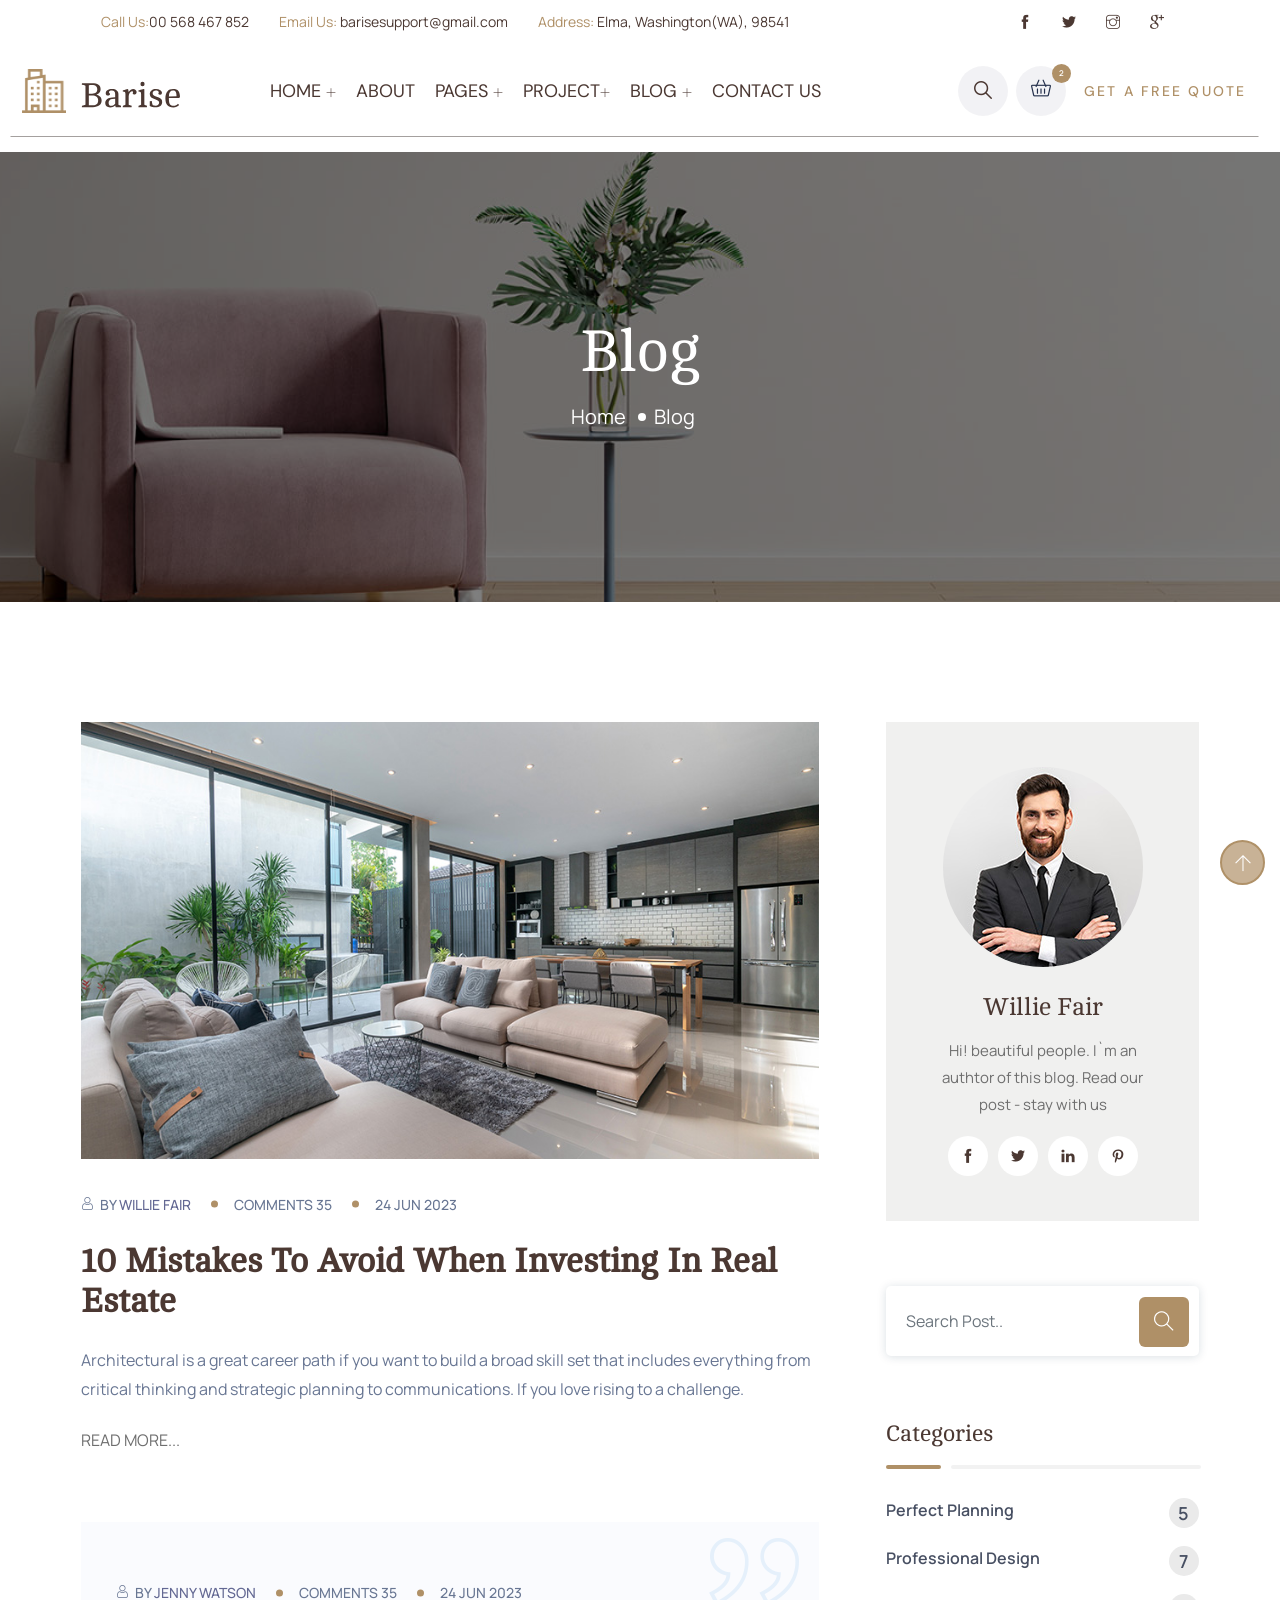
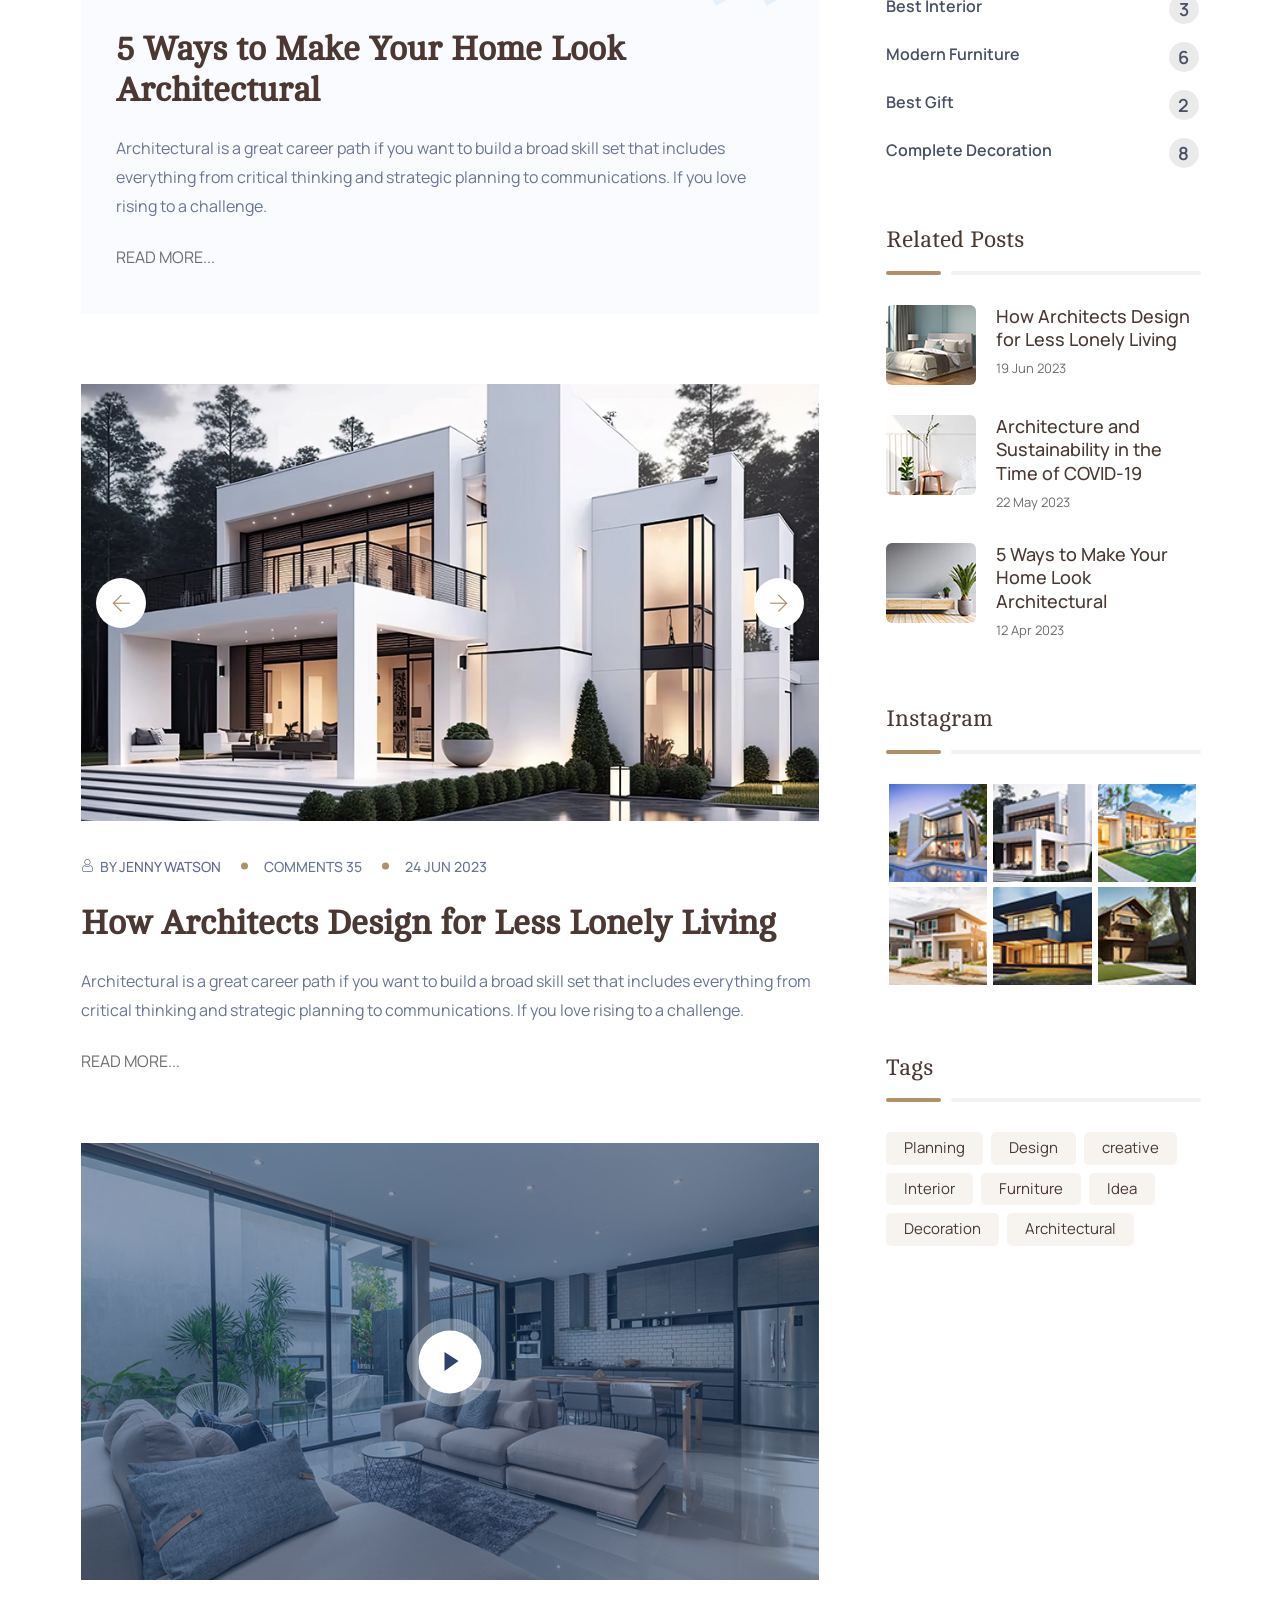
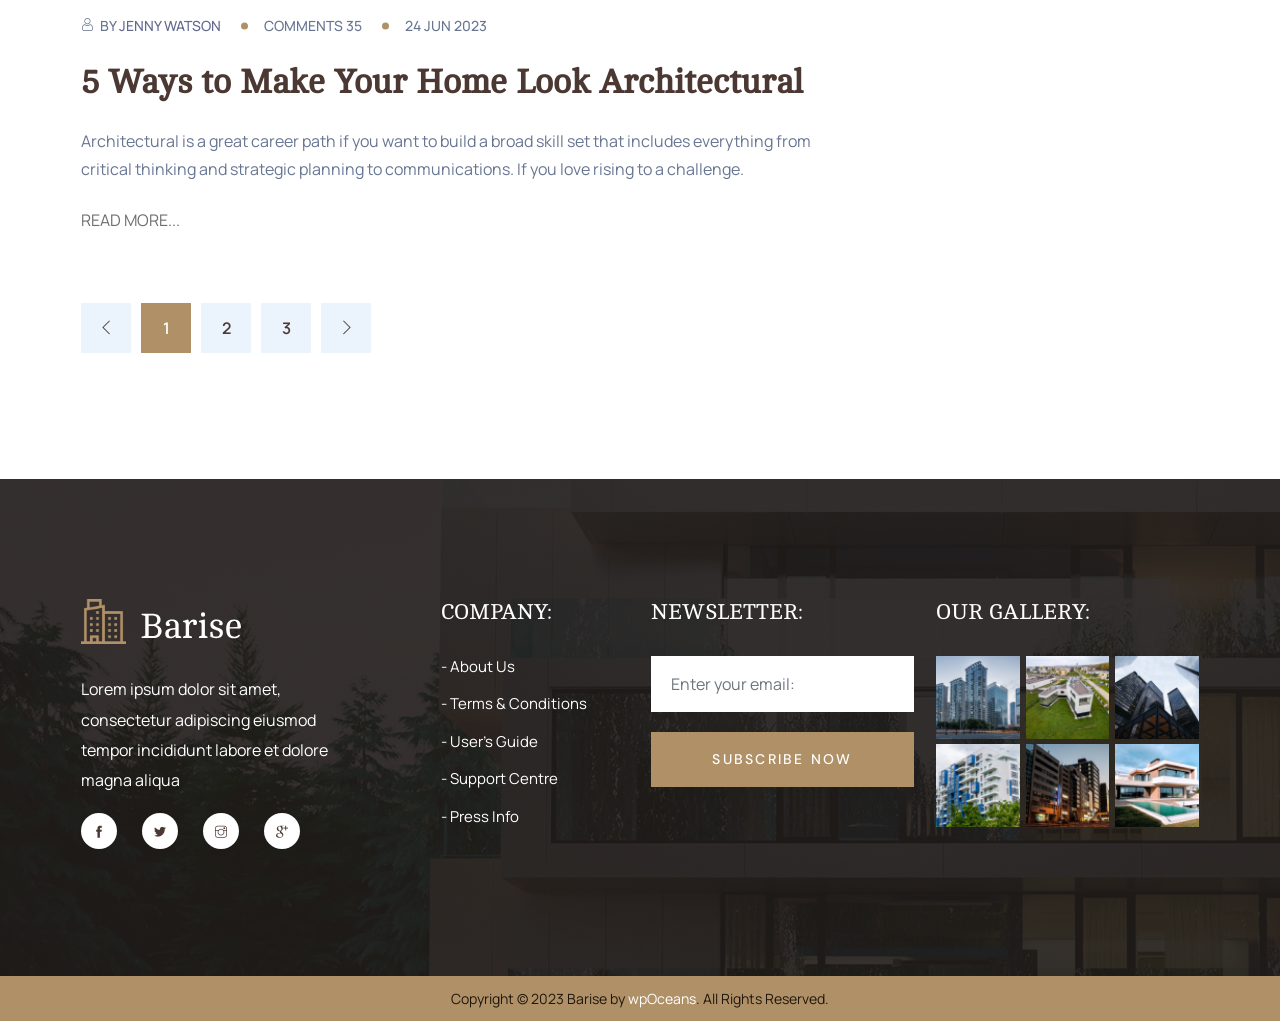
<file: blog.html>
<!DOCTYPE html>
<html lang="en">

<head>
    <meta charset="utf-8">
    <meta http-equiv="X-UA-Compatible" content="IE=edge">
    <meta name="viewport" content="width=device-width, initial-scale=1">
    <meta name="author" content="wpOceans">
    <link rel="shortcut icon" type="image/png" href="assets/images/favicon.png">
    <title>Barise - Architecture & Interior HTML5 Template</title>
    <link href="assets/css/themify-icons.css" rel="stylesheet">
    <link href="assets/css/flaticon.css" rel="stylesheet">
    <link href="assets/css/bootstrap.min.css" rel="stylesheet">
    <link href="assets/css/animate.css" rel="stylesheet">
    <link href="assets/css/owl.carousel.css" rel="stylesheet">
    <link href="assets/css/owl.theme.css" rel="stylesheet">
    <link href="assets/css/slick.css" rel="stylesheet">
    <link href="assets/css/slick-theme.css" rel="stylesheet">
    <link href="assets/css/swiper.min.css" rel="stylesheet">
    <link href="assets/css/owl.transitions.css" rel="stylesheet">
    <link href="assets/css/jquery.fancybox.css" rel="stylesheet">
    <link href="assets/css/odometer-theme-default.css" rel="stylesheet">
    <link href="assets/sass/style.css" rel="stylesheet">
</head>

<body>

    <!-- start page-wrapper -->
    <div class="page-wrapper">
        <!-- start preloader -->
        <div class="preloader">
            <div class="vertical-centered-box">
                <div class="content">
                    <div class="loader-circle"></div>
                    <div class="loader-line-mask">
                        <div class="loader-line"></div>
                    </div>
                    <img src="assets/images/preloader.png" alt="">
                </div>
            </div>
        </div>
        <!-- end preloader -->
        <!-- Start header -->
        <header id="header" class="header-style-1 header-style-s3">
            <div class="topbar">
                <div class="container-fluid">
                    <div class="row">
                        <div class="col col-lg-9 col-12">
                            <div class="contact-intro">
                                <ul>
                                    <li><span>Call Us:</span>00 568 467 852</li>
                                    <li><span>Email Us:</span> barisesupport@gmail.com</li>
                                    <li><span>Address:</span> Elma, Washington(WA), 98541</li>
                                </ul>
                            </div>
                        </div>
                        <div class="col col-lg-3 col-12">
                            <div class="contact-info">
                                <ul>
                                    <li><a href="#"><i class="ti-facebook"></i></a></li>
                                    <li><a href="#"><i class="ti-twitter-alt"></i></a></li>
                                    <li><a href="#"><i class="ti-instagram"></i></a></li>
                                    <li><a href="#"><i class="ti-google"></i></a></li>
                                </ul>
                            </div>
                        </div>
                    </div>
                </div>
            </div>
            <!-- end topbar -->
            <div class="wpo-site-header">
                <nav class="navigation navbar navbar-expand-lg navbar-light">
                    <div class="container-fluid">
                        <div class="row align-items-center">
                            <div class="col-lg-3 col-md-3 col-3 d-lg-none dl-block">
                                <div class="mobail-menu">
                                    <button type="button" class="navbar-toggler open-btn">
                                        <span class="sr-only">Toggle navigation</span>
                                        <span class="icon-bar first-angle"></span>
                                        <span class="icon-bar middle-angle"></span>
                                        <span class="icon-bar last-angle"></span>
                                    </button>
                                </div>
                            </div>
                            <div class="col-lg-2 col-md-6 col-6">
                                <div class="navbar-header">
                                    <a class="navbar-brand" href="index.html"><img src="assets/images/logo.svg"
                                            alt="logo"></a>
                                </div>
                            </div>
                            <div class="col-lg-7 col-md-1 col-1">
                                <div id="navbar" class="collapse navbar-collapse navigation-holder">
                                    <button class="menu-close"><i class="ti-close"></i></button>
                                    <ul class="nav navbar-nav mb-2 mb-lg-0">
                                        <li class="menu-item-has-children">
                                            <a href="#">Home <i class="ti-plus"></i></a>
                                            <ul class="sub-menu">
                                                <li><a href="index.html">Home style 1</a></li>
                                                <li><a href="index-2.html">Home style 2</a></li>
                                            </ul>
                                        </li>
                                        <li><a href="about.html">About</a></li>
                                        <li class="menu-item-has-children">
                                            <a href="#">Pages <i class="ti-plus"></i></a>
                                            <ul class="sub-menu">
                                                <li><a href="service.html">Service</a></li>
                                                <li><a href="service-single.html">Service Single</a></li>
                                                <li><a href="team.html">Team</a></li>
                                                <li><a href="team-single.html">Team Single</a></li>
                                                <li><a href="shop.html">Shop</a></li>
                                                <li><a href="shop-single.html">Shop Single</a></li>
                                                <li><a href="cart.html">Cart</a></li>
                                                <li><a href="chackout.html">Chackout</a></li>
                                                <li><a href="404.html">404 Error</a></li>
                                            </ul>
                                        </li>
                                        <li class="menu-item-has-children">
                                            <a href="#">Project<i class="ti-plus"></i></a>
                                            <ul class="sub-menu">
                                                <li><a href="project.html">Project</a></li>
                                                <li><a href="project-single.html">Project Single</a></li>
                                            </ul>
                                        </li>
                                        <li class="menu-item-has-children">
                                            <a class="active" href="#">Blog <i class="ti-plus"></i></a>
                                            <ul class="sub-menu">
                                                <li><a class="active" href="blog.html">Blog right sidebar</a></li>
                                                <li><a href="blog-left-sidebar.html">Blog left sidebar</a></li>
                                                <li><a href="blog-fullwidth.html">Blog fullwidth</a></li>
                                                <li class="menu-item-has-children">
                                                    <a href="#">Blog details</a>
                                                    <ul class="sub-menu">
                                                        <li><a href="blog-single.html">Blog details right sidebar</a>
                                                        </li>
                                                        <li><a href="blog-single-left-sidebar.html">Blog details left
                                                                sidebar</a></li>
                                                        <li><a href="blog-single-fullwidth.html">Blog details
                                                                fullwidth</a></li>
                                                    </ul>
                                                </li>
                                            </ul>
                                        </li>
                                        <li><a href="contact.html">Contact us</a></li>
                                    </ul>

                                </div><!-- end of nav-collapse -->
                            </div>
                            <div class="col-lg-3 col-md-2 col-2">
                                <div class="header-right">
                                    <div class="header-search-form-wrapper">
                                        <div class="cart-search-contact">
                                            <button class="search-toggle-btn"><i class="fi flaticon-loupe"></i></button>
                                            <div class="header-search-form">
                                                <form>
                                                    <div>
                                                        <input type="text" class="form-control"
                                                            placeholder="Search here...">
                                                        <button type="submit"><i class="fi flaticon-loupe"></i></button>
                                                    </div>
                                                </form>
                                            </div>
                                        </div>
                                    </div>
                                    <div class="mini-cart">
                                        <button class="cart-toggle-btn"> <i class="fi flaticon-shopping-cart"></i> <span
                                                class="cart-count">2</span></button>
                                        <div class="mini-cart-content">
                                            <button class="mini-cart-close"><i class="ti-close"></i></button>
                                            <div class="mini-cart-items">
                                                <div class="mini-cart-item clearfix">
                                                    <div class="mini-cart-item-image">
                                                        <a href="shop.html"><img
                                                                src="assets/images/shop/mini-cart/img-1.jpg" alt></a>
                                                    </div>
                                                    <div class="mini-cart-item-des">
                                                        <a href="shop.html">Marble Side Table</a>
                                                        <span class="mini-cart-item-price">$20.15 x 1</span>
                                                        <span class="mini-cart-item-quantity"><a href="#"><i
                                                                    class="ti-close"></i></a></span>
                                                    </div>
                                                </div>
                                                <div class="mini-cart-item clearfix">
                                                    <div class="mini-cart-item-image">
                                                        <a href="shop.html"><img
                                                                src="assets/images/shop/mini-cart/img-2.jpg" alt></a>
                                                    </div>
                                                    <div class="mini-cart-item-des">
                                                        <a href="shop.html">Polygonal Vase</a>
                                                        <span class="mini-cart-item-price">$13.25 x 2</span>
                                                        <span class="mini-cart-item-quantity"><a href="#"><i
                                                                    class="ti-close"></i></a></span>
                                                    </div>
                                                </div>
                                            </div>
                                            <div class="mini-cart-action clearfix">
                                                <span class="mini-checkout-price">Subtotal: <span>$215.14</span></span>
                                                <div class="mini-btn">
                                                    <a href="checkout.html" class="view-cart-btn s1">Checkout</a>
                                                    <a href="cart.html" class="view-cart-btn">View Cart</a>
                                                </div>
                                            </div>
                                        </div>
                                    </div>
                                    <div class="close-form">
                                        <a class="header-theme-btn" href="contact.html">GET A free QUOTE</a>
                                    </div>
                                </div>
                            </div>
                        </div>
                    </div><!-- end of container -->
                </nav>
            </div>
        </header>
        <!-- end of header -->

        <!-- start wpo-page-title -->
        <section class="wpo-page-title">
            <div class="container">
                <div class="row">
                    <div class="col col-xs-12">
                        <div class="wpo-breadcumb-wrap">
                            <h2>Blog</h2>
                            <ol class="wpo-breadcumb-wrap">
                                <li><a href="index.html">Home</a></li>
                                <li>Blog</li>
                            </ol>
                        </div>
                    </div>
                </div> <!-- end row -->
            </div> <!-- end container -->
        </section>
        <!-- end page-title -->

        <!-- start wpo-blog-pg-section -->
        <section class="wpo-blog-pg-section section-padding">
            <div class="container">
                <div class="row">
                    <div class="col col-lg-8">
                        <div class="wpo-blog-content">
                            <div class="post format-standard-image">
                                <div class="entry-media">
                                    <img src="assets/images/blog/img-6.jpg" alt>
                                </div>
                                <div class="entry-meta">
                                    <ul>
                                        <li><i class="fi flaticon-user"></i> By <a href="#">Willie Fair</a> </li>
                                        <li><i class="fi flaticon-comment-white-oval-bubble"></i> Comments 35 </li>
                                        <li><i class="fi flaticon-calendar-1"></i> 24 Jun 2023</li>
                                    </ul>
                                </div>
                                <div class="entry-details">
                                    <h3><a href="blog-single.html">10 Mistakes To Avoid When Investing In Real
                                            Estate</a></h3>
                                    <p>Architectural is a great career path if you want to build a broad skill set that
                                        includes everything from critical thinking and strategic planning to
                                        communications. If you love rising to a challenge.</p>
                                    <a href="blog-single.html" class="read-more">READ MORE...</a>
                                </div>
                            </div>
                            <div class="post format-standard">
                                <div class="entry-meta">
                                    <ul>
                                        <li><i class="fi flaticon-user"></i> By <a href="#">Jenny Watson</a> </li>
                                        <li><i class="fi flaticon-comment-white-oval-bubble"></i> Comments 35 </li>
                                        <li><i class="fi flaticon-calendar-1"></i> 24 Jun 2023</li>
                                    </ul>
                                </div>
                                <div class="entry-details">
                                    <h3><a href="blog-single.html">5 Ways to Make Your Home Look Architectural</a>
                                    </h3>
                                    <p>Architectural is a great career path if you want to build a broad skill set that
                                        includes everything from critical thinking and strategic planning to
                                        communications. If you love rising to a challenge.</p>
                                    <a href="blog-single.html" class="read-more">READ MORE...</a>
                                </div>
                            </div>

                            <div class="post format-gallery">
                                <div class="entry-media">
                                    <div class="post-slider owl-carousel">
                                        <img src="assets/images/blog/img-7.jpg" alt>
                                        <img src="assets/images/blog/img-8.jpg" alt>
                                    </div>

                                </div>
                                <div class="entry-meta">
                                    <ul>
                                        <li><i class="fi flaticon-user"></i> By <a href="#">Jenny Watson</a> </li>
                                        <li><i class="fi flaticon-comment-white-oval-bubble"></i> Comments 35 </li>
                                        <li><i class="fi flaticon-calendar-1"></i> 24 Jun 2023</li>
                                    </ul>
                                </div>
                                <div class="entry-details">
                                    <h3><a href="blog-single.html">How Architects Design for Less Lonely Living</a></h3>
                                    <p>Architectural is a great career path if you want to build a broad skill set that
                                        includes everything from critical thinking and strategic planning to
                                        communications. If you love rising to a challenge.</p>
                                    <a href="blog-single.html" class="read-more">READ MORE...</a>
                                </div>
                            </div>
                            <div class="post format-video">
                                <div class="entry-media video-holder">
                                    <img src="assets/images/blog/img-6.jpg" alt>
                                    <a href="https://www.youtube.com/embed/NjIkTXmPycY" class="video-btn"
                                        data-type="iframe">
                                        <i class="fi flaticon-play"></i>
                                    </a>

                                </div>
                                <div class="entry-meta">
                                    <ul>
                                        <li><i class="fi flaticon-user"></i> By <a href="#">Jenny Watson</a> </li>
                                        <li><i class="fi flaticon-comment-white-oval-bubble"></i> Comments 35 </li>
                                        <li><i class="fi flaticon-calendar-1"></i> 24 Jun 2023</li>
                                    </ul>
                                </div>
                                <div class="entry-details">
                                    <h3><a href="blog-single.html">5 Ways to Make Your Home Look Architectural</a>
                                    </h3>
                                    <p>Architectural is a great career path if you want to build a broad skill set that
                                        includes everything from critical thinking and strategic planning to
                                        communications. If you love rising to a challenge.</p>
                                    <a href="blog-single.html" class="read-more">READ MORE...</a>
                                </div>
                            </div>
                            <div class="pagination-wrapper pagination-wrapper-left">
                                <ul class="pg-pagination">
                                    <li>
                                        <a href="#" aria-label="Previous">
                                            <i class="fi ti-angle-left"></i>
                                        </a>
                                    </li>
                                    <li class="active"><a href="#">1</a></li>
                                    <li><a href="#">2</a></li>
                                    <li><a href="#">3</a></li>
                                    <li>
                                        <a href="#" aria-label="Next">
                                            <i class="fi ti-angle-right"></i>
                                        </a>
                                    </li>
                                </ul>
                            </div>
                        </div>
                    </div>
                    <div class="col col-lg-4">
                        <div class="blog-sidebar">
                            <div class="widget about-widget">
                                <div class="img-holder">
                                    <img src="assets/images/blog/about-widget.jpg" alt>
                                </div>
                                <h4>Willie Fair</h4>
                                <p>Hi! beautiful people. I`m an authtor of this blog. Read our post - stay with us</p>
                                <div class="social">
                                    <ul class="clearfix">
                                        <li><a href="#"><i class="ti-facebook"></i></a></li>
                                        <li><a href="#"><i class="ti-twitter-alt"></i></a></li>
                                        <li><a href="#"><i class="ti-linkedin"></i></a></li>
                                        <li><a href="#"><i class="ti-pinterest"></i></a></li>
                                    </ul>
                                </div>
                            </div>
                            <div class="widget search-widget">
                                <form>
                                    <div>
                                        <input type="text" class="form-control" placeholder="Search Post..">
                                        <button type="submit"><i class="ti-search"></i></button>
                                    </div>
                                </form>
                            </div>
                            <div class="widget category-widget">
                                <h3>Categories</h3>
                                <ul>
                                    <li><a href="service-single.html">Perfect Planning <span>5</span></a></li>
                                    <li><a href="service-single.html">Professional Design <span>7</span></a></li>
                                    <li><a href="service-single.html">Best Interior <span>3</span></a></li>
                                    <li><a href="service-single.html">Modern Furniture<span>6</span></a></li>
                                    <li><a href="service-single.html">Best Gift <span>2</span></a></li>
                                    <li><a href="service-single.html">Complete Decoration <span>8</span></a></li>
                                </ul>
                            </div>
                            <div class="widget recent-post-widget">
                                <h3>Related Posts</h3>
                                <div class="posts">
                                    <div class="post">
                                        <div class="img-holder">
                                            <img src="assets/images/recent-posts/img-1.jpg" alt>
                                        </div>
                                        <div class="details">
                                            <h4><a href="blog-single.html">How Architects Design for Less Lonely
                                                    Living</a>
                                            </h4>
                                            <span class="date">19 Jun 2023 </span>
                                        </div>
                                    </div>
                                    <div class="post">
                                        <div class="img-holder">
                                            <img src="assets/images/recent-posts/img-2.jpg" alt>
                                        </div>
                                        <div class="details">
                                            <h4><a href="blog-single.html">Architecture and Sustainability in the Time of COVID-19</a></h4>
                                            <span class="date">22 May 2023 </span>
                                        </div>
                                    </div>
                                    <div class="post">
                                        <div class="img-holder">
                                            <img src="assets/images/recent-posts/img-3.jpg" alt>
                                        </div>
                                        <div class="details">
                                            <h4><a href="blog-single.html">5 Ways to Make Your Home Look
                                                    Architectural</a></h4>
                                            <span class="date">12 Apr 2023 </span>
                                        </div>
                                    </div>
                                </div>
                            </div>
                            <div class="widget wpo-instagram-widget">
                                <div class="widget-title">
                                    <h3>Instagram</h3>
                                </div>
                                <ul class="d-flex">
                                    <li><a href="project-single.html"><img src="assets/images/instagram/7.jpg"
                                                alt=""></a></li>
                                    <li><a href="project-single.html"><img src="assets/images/instagram/8.jpg"
                                                alt=""></a></li>
                                    <li><a href="project-single.html"><img src="assets/images/instagram/9.jpg"
                                                alt=""></a></li>
                                    <li><a href="project-single.html"><img src="assets/images/instagram/10.jpg"
                                                alt=""></a></li>
                                    <li><a href="project-single.html"><img src="assets/images/instagram/11.jpg"
                                                alt=""></a></li>
                                    <li><a href="project-single.html"><img src="assets/images/instagram/12.jpg"
                                                alt=""></a></li>
                                </ul>
                            </div>
                            <div class="widget tag-widget">
                                <h3>Tags</h3>
                                <ul>
                                    <li><a href="#">Planning</a></li>
                                    <li><a href="#">Design</a></li>
                                    <li><a href="#">creative</a></li>
                                    <li><a href="#">Interior</a></li>
                                    <li><a href="#">Furniture</a></li>
                                    <li><a href="#">Idea</a></li>
                                    <li><a href="#">Decoration</a></li>
                                    <li><a href="#">Architectural</a></li>
                                </ul>
                            </div>
                        </div>
                    </div>
                </div>
            </div> <!-- end container -->
        </section>
        <!-- end wpo-blog-pg-section -->

        <!-- start of wpo-site-footer-section-s2 -->
        <footer class="wpo-site-footer-s2">
            <div class="wpo-upper-footer">
                <div class="container">
                    <div class="row">
                        <div class="col col-lg-3 col-md-6 col-sm-12 col-12">
                            <div class="widget about-widget">
                                <div class="logo widget-title">
                                    <img src="assets/images/logo-2.svg" alt="blog">
                                </div>
                                <p>Lorem ipsum dolor sit amet, consectetur adipiscing
                                    eiusmod tempor incididunt
                                    labore et dolore magna aliqua</p>
                                <div class="social-icon">
                                    <ul>
                                        <li>
                                            <a href="#">
                                                <i class="ti-facebook"></i>
                                            </a>
                                        </li>
                                        <li>
                                            <a href="#">
                                                <i class="ti-twitter-alt"></i>
                                            </a>
                                        </li>
                                        <li>
                                            <a href="#">
                                                <i class="ti-instagram"></i>
                                            </a>
                                        </li>
                                        <li>
                                            <a href="#">
                                                <i class="ti-google"></i>
                                            </a>
                                        </li>
                                    </ul>
                                </div>

                            </div>
                        </div>
                        <div class="col col-lg-3 col-md-6 col-sm-12 col-12">
                            <div class="widget link-widget">
                                <div class="widget-title">
                                    <h3>company:</h3>
                                </div>
                                <ul>
                                    <li><a href="#">- About Us</a></li>
                                    <li><a href="#">- Terms & Conditions</a></li>
                                    <li><a href="#">- User’s Guide</a></li>
                                    <li><a href="#">- Support Centre</a></li>
                                    <li><a href="#">- Press Info</a></li>
                                </ul>
                            </div>
                        </div>
                        <div class="col col-lg-3 col-md-6 col-sm-12 col-12">
                            <div class="widget newsletter-widget">
                                <div class="widget-title">
                                    <h3>Newsletter:</h3>
                                </div>
                                <div class="f-from">
                                    <input type="email" class="form-control" placeholder="Enter your email:">
                                    <input type="submit" class="theme-btn" value="subscribe now">
                                </div>
                            </div>
                        </div>
                        <div class="col col-lg-3 col-md-6 col-sm-12 col-12">
                            <div class="widget instagram">
                                <div class="widget-title">
                                    <h3>Our Gallery:</h3>
                                </div>
                                <ul>
                                    <li><img src="assets/images/instagram/img-1.jpg" alt=""></li>
                                    <li><img src="assets/images/instagram/img-2.jpg" alt=""></li>
                                    <li><img src="assets/images/instagram/img-3.jpg" alt=""></li>
                                    <li><img src="assets/images/instagram/img-4.jpg" alt=""></li>
                                    <li><img src="assets/images/instagram/img-5.jpg" alt=""></li>
                                    <li><img src="assets/images/instagram/img-6.jpg" alt=""></li>
                                </ul>
                            </div>
                        </div>
                    </div>
                </div> <!-- end container -->
            </div>
            <div class="wpo-lower-footer">
                <div class="container">
                    <div class="lower-wrap">
                        <div class="row justify-content-center">
                            <div class="col col-lg-6 col-12">
                                <p class="copyright"> Copyright © 2023 Barise by <a href="index.html">wpOceans</a>.
                                    All
                                    Rights Reserved.</p>
                            </div>
                        </div>
                    </div>
                </div>
            </div>
        </footer>
        <!-- end of wpo-site-footer-section-s2 -->


    </div>
    <!-- end of page-wrapper -->

    <!-- All JavaScript files
    ================================================== -->
    <script src="assets/js/jquery.min.js"></script>
    <script src="assets/js/bootstrap.bundle.min.js"></script>
    <!-- Plugins for this template -->
    <script src="assets/js/modernizr.custom.js"></script>
    <script src="assets/js/jquery.dlmenu.js"></script>
    <script src="assets/js/jquery-plugin-collection.js"></script>
    <!-- Custom script for this template -->
    <script src="assets/js/script.js"></script>

</body>

</html>
</file>
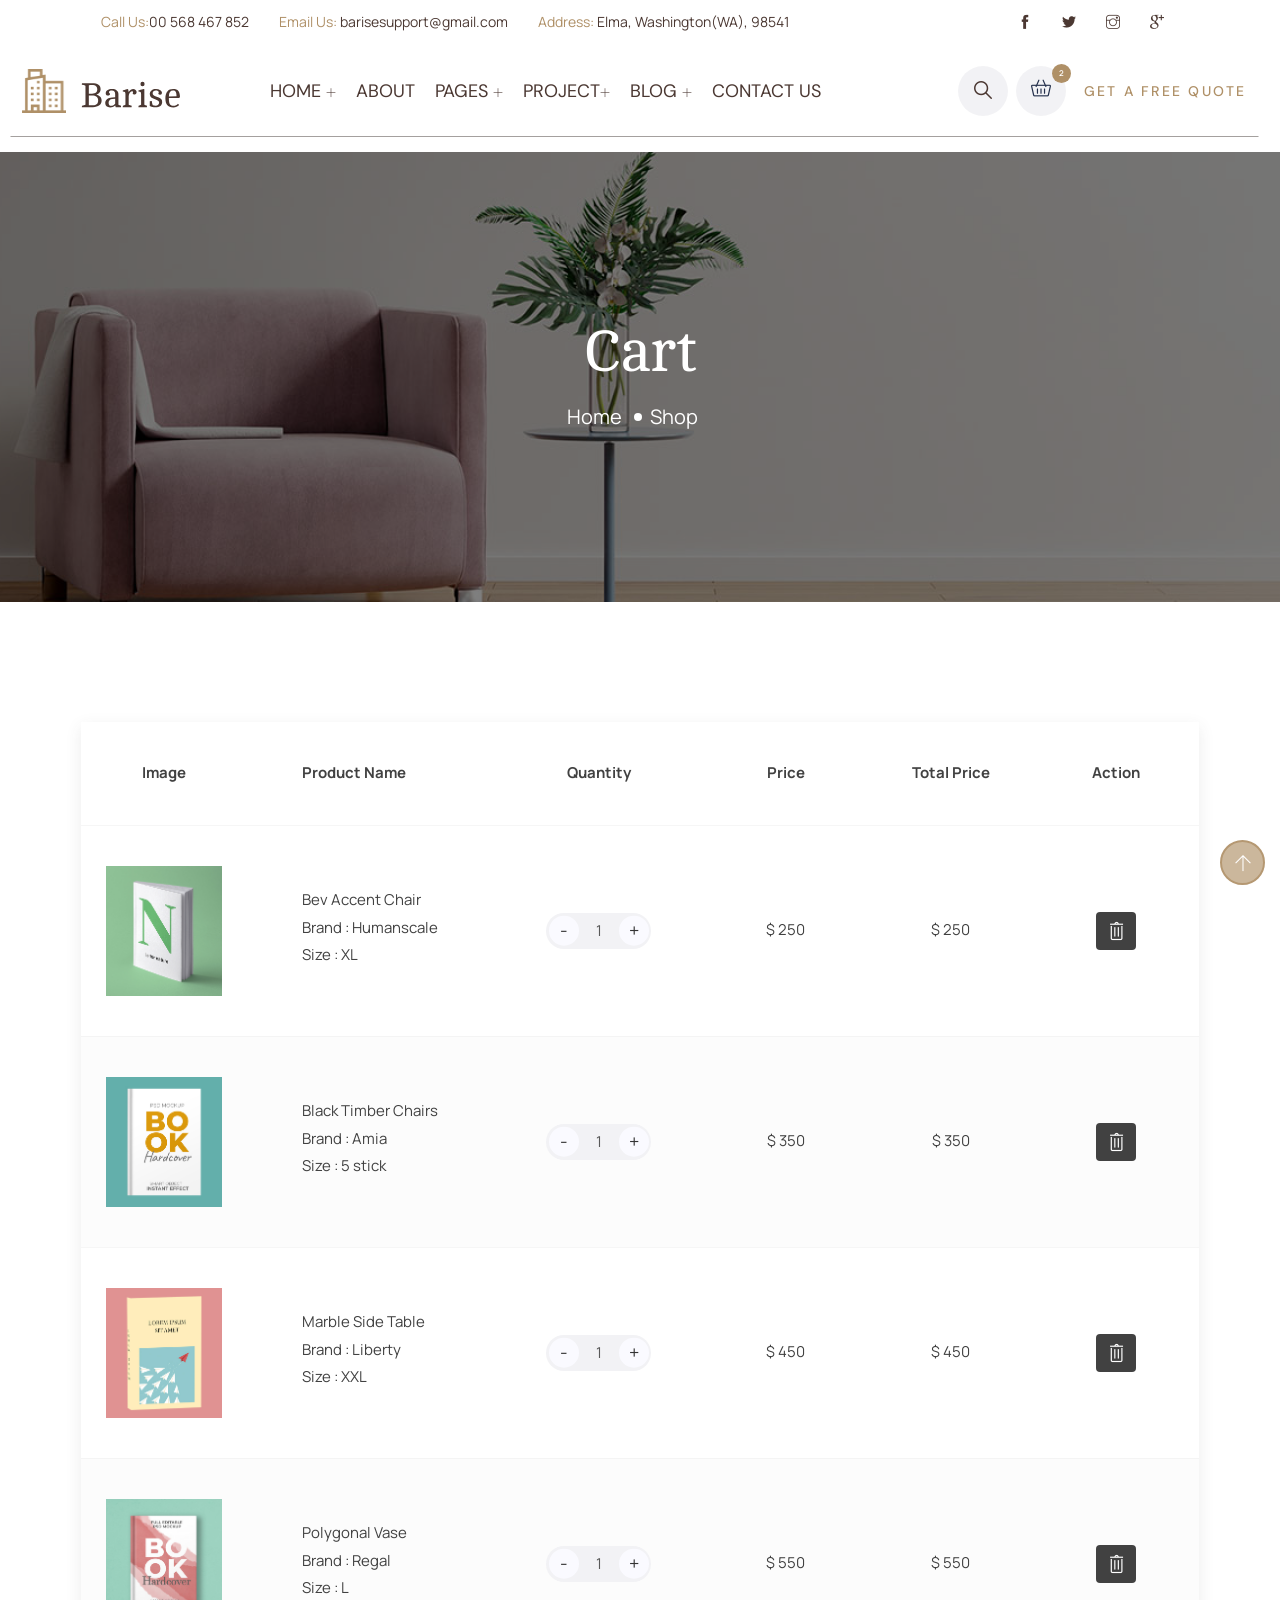
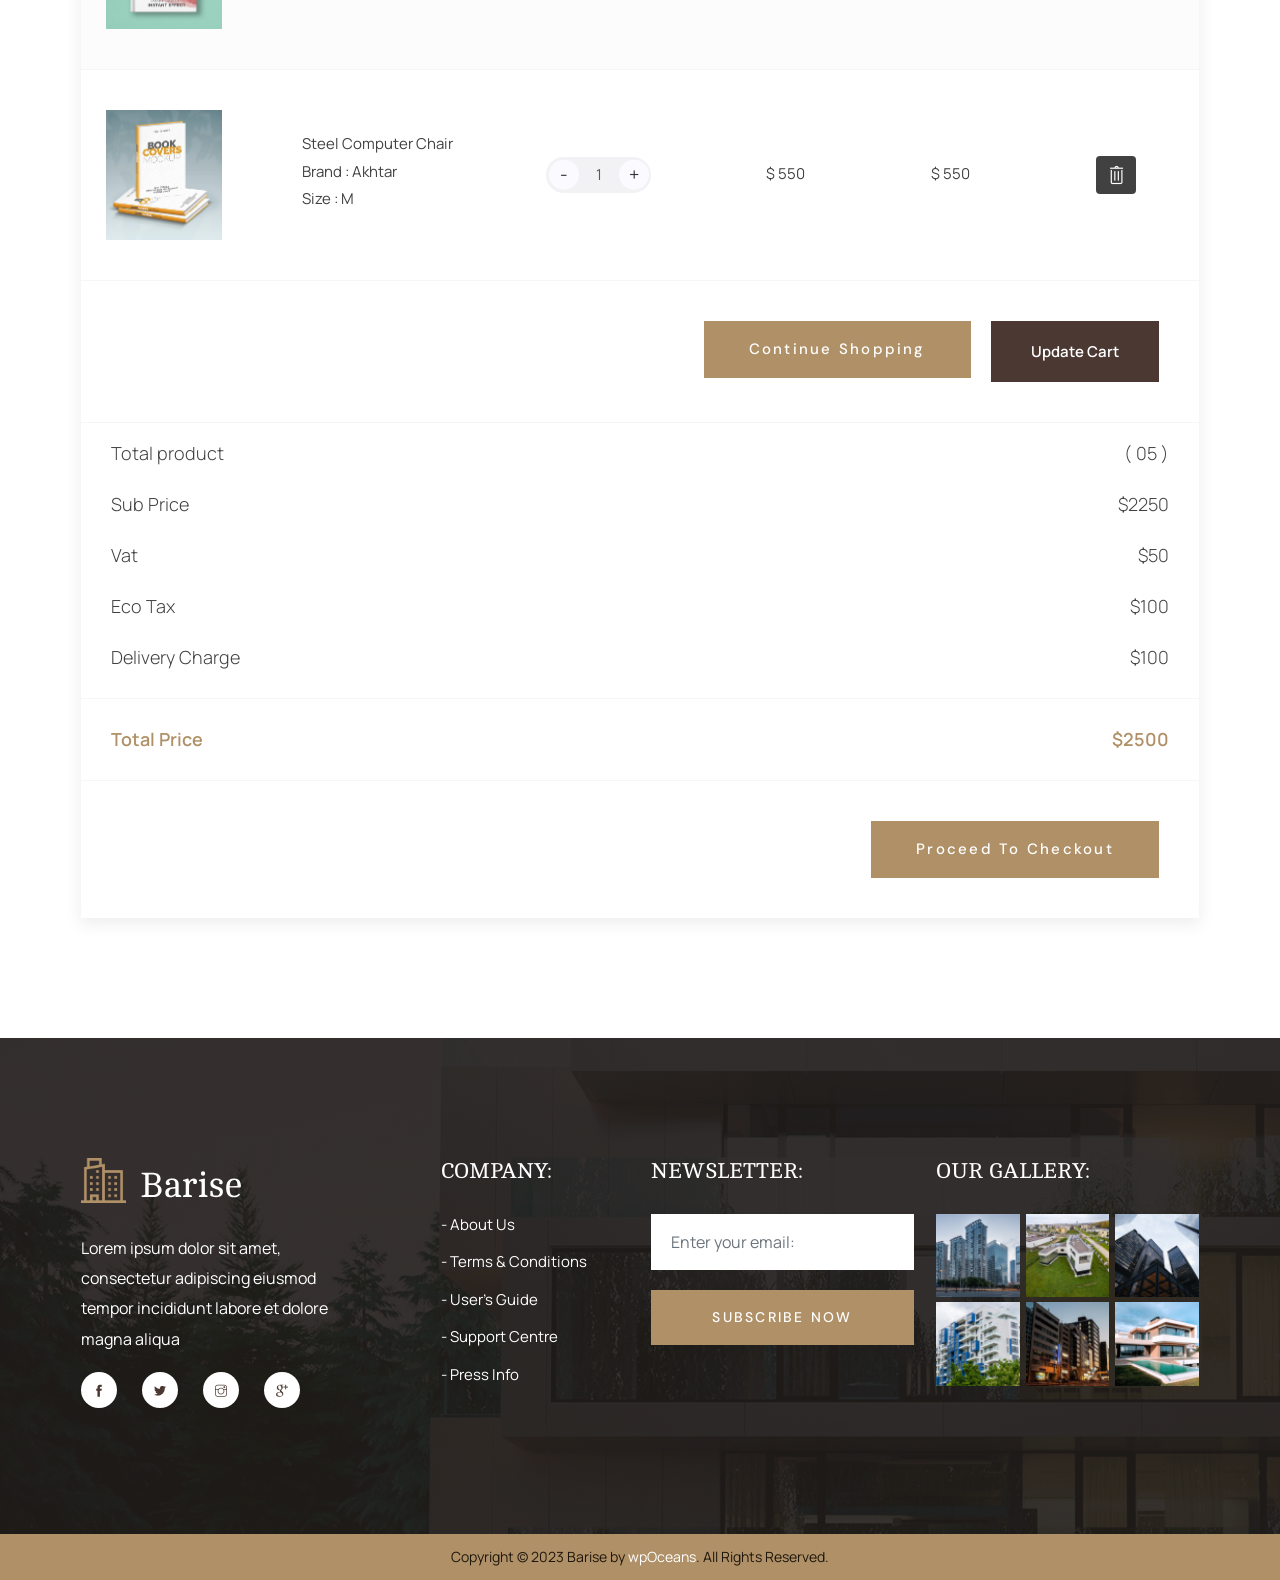
<file: cart.html>
<!DOCTYPE html>
<html lang="en">

<head>
    <meta charset="utf-8">
    <meta http-equiv="X-UA-Compatible" content="IE=edge">
    <meta name="viewport" content="width=device-width, initial-scale=1">
    <meta name="author" content="wpOceans">
    <link rel="shortcut icon" type="image/png" href="assets/images/favicon.png">
    <title>Barise - Architecture & Interior HTML5 Template</title>
    <link href="assets/css/themify-icons.css" rel="stylesheet">
    <link href="assets/css/flaticon.css" rel="stylesheet">
    <link href="assets/css/bootstrap.min.css" rel="stylesheet">
    <link href="assets/css/animate.css" rel="stylesheet">
    <link href="assets/css/owl.carousel.css" rel="stylesheet">
    <link href="assets/css/owl.theme.css" rel="stylesheet">
    <link href="assets/css/slick.css" rel="stylesheet">
    <link href="assets/css/slick-theme.css" rel="stylesheet">
    <link href="assets/css/swiper.min.css" rel="stylesheet">
    <link href="assets/css/owl.transitions.css" rel="stylesheet">
    <link href="assets/css/jquery.fancybox.css" rel="stylesheet">
    <link href="assets/css/odometer-theme-default.css" rel="stylesheet">
    <link href="assets/sass/style.css" rel="stylesheet">
</head>

<body>

    <!-- start page-wrapper -->
    <div class="page-wrapper">
        <!-- start preloader -->
        <div class="preloader">
            <div class="vertical-centered-box">
                <div class="content">
                    <div class="loader-circle"></div>
                    <div class="loader-line-mask">
                        <div class="loader-line"></div>
                    </div>
                    <img src="assets/images/preloader.png" alt="">
                </div>
            </div>
        </div>
        <!-- end preloader -->
        <!-- Start header -->
        <header id="header" class="header-style-1 header-style-s3">
            <div class="topbar">
                <div class="container-fluid">
                    <div class="row">
                        <div class="col col-lg-9 col-12">
                            <div class="contact-intro">
                                <ul>
                                    <li><span>Call Us:</span>00 568 467 852</li>
                                    <li><span>Email Us:</span> barisesupport@gmail.com</li>
                                    <li><span>Address:</span> Elma, Washington(WA), 98541</li>
                                </ul>
                            </div>
                        </div>
                        <div class="col col-lg-3 col-12">
                            <div class="contact-info">
                                <ul>
                                    <li><a href="#"><i class="ti-facebook"></i></a></li>
                                    <li><a href="#"><i class="ti-twitter-alt"></i></a></li>
                                    <li><a href="#"><i class="ti-instagram"></i></a></li>
                                    <li><a href="#"><i class="ti-google"></i></a></li>
                                </ul>
                            </div>
                        </div>
                    </div>
                </div>
            </div>
            <!-- end topbar -->
            <div class="wpo-site-header">
                <nav class="navigation navbar navbar-expand-lg navbar-light">
                    <div class="container-fluid">
                        <div class="row align-items-center">
                            <div class="col-lg-3 col-md-3 col-3 d-lg-none dl-block">
                                <div class="mobail-menu">
                                    <button type="button" class="navbar-toggler open-btn">
                                        <span class="sr-only">Toggle navigation</span>
                                        <span class="icon-bar first-angle"></span>
                                        <span class="icon-bar middle-angle"></span>
                                        <span class="icon-bar last-angle"></span>
                                    </button>
                                </div>
                            </div>
                            <div class="col-lg-2 col-md-6 col-6">
                                <div class="navbar-header">
                                    <a class="navbar-brand" href="index.html"><img src="assets/images/logo.svg"
                                            alt="logo"></a>
                                </div>
                            </div>
                            <div class="col-lg-7 col-md-1 col-1">
                                <div id="navbar" class="collapse navbar-collapse navigation-holder">
                                    <button class="menu-close"><i class="ti-close"></i></button>
                                    <ul class="nav navbar-nav mb-2 mb-lg-0">
                                        <li class="menu-item-has-children">
                                            <a href="#">Home <i class="ti-plus"></i></a>
                                            <ul class="sub-menu">
                                                <li><a href="index.html">Home style 1</a></li>
                                                <li><a href="index-2.html">Home style 2</a></li>
                                            </ul>
                                        </li>
                                        <li><a href="about.html">About</a></li>
                                        <li class="menu-item-has-children">
                                            <a class="active" href="#">Pages <i class="ti-plus"></i></a>
                                            <ul class="sub-menu">
                                                <li><a href="service.html">Service</a></li>
                                                <li><a href="service-single.html">Service Single</a></li>
                                                <li><a href="team.html">Team</a></li>
                                                <li><a href="team-single.html">Team Single</a></li>
                                                <li><a href="shop.html">Shop</a></li>
                                                <li><a href="shop-single.html">Shop Single</a></li>
                                                <li><a class="active" href="cart.html">Cart</a></li>
                                                <li><a href="chackout.html">Chackout</a></li>
                                                <li><a href="404.html">404 Error</a></li>
                                            </ul>
                                        </li>
                                        <li class="menu-item-has-children">
                                            <a href="#">Project<i class="ti-plus"></i></a>
                                            <ul class="sub-menu">
                                                <li><a href="project.html">Project</a></li>
                                                <li><a href="project-single.html">Project Single</a></li>
                                            </ul>
                                        </li>
                                        <li class="menu-item-has-children">
                                            <a href="#">Blog <i class="ti-plus"></i></a>
                                            <ul class="sub-menu">
                                                <li><a href="blog.html">Blog right sidebar</a></li>
                                                <li><a href="blog-left-sidebar.html">Blog left sidebar</a></li>
                                                <li><a href="blog-fullwidth.html">Blog fullwidth</a></li>
                                                <li class="menu-item-has-children">
                                                    <a href="#">Blog details</a>
                                                    <ul class="sub-menu">
                                                        <li><a href="blog-single.html">Blog details right sidebar</a>
                                                        </li>
                                                        <li><a href="blog-single-left-sidebar.html">Blog details left
                                                                sidebar</a></li>
                                                        <li><a href="blog-single-fullwidth.html">Blog details
                                                                fullwidth</a></li>
                                                    </ul>
                                                </li>
                                            </ul>
                                        </li>
                                        <li><a href="contact.html">Contact us</a></li>
                                    </ul>

                                </div><!-- end of nav-collapse -->
                            </div>
                            <div class="col-lg-3 col-md-2 col-2">
                                <div class="header-right">
                                    <div class="header-search-form-wrapper">
                                        <div class="cart-search-contact">
                                            <button class="search-toggle-btn"><i class="fi flaticon-loupe"></i></button>
                                            <div class="header-search-form">
                                                <form>
                                                    <div>
                                                        <input type="text" class="form-control"
                                                            placeholder="Search here...">
                                                        <button type="submit"><i class="fi flaticon-loupe"></i></button>
                                                    </div>
                                                </form>
                                            </div>
                                        </div>
                                    </div>
                                    <div class="mini-cart">
                                        <button class="cart-toggle-btn"> <i class="fi flaticon-shopping-cart"></i> <span
                                                class="cart-count">2</span></button>
                                        <div class="mini-cart-content">
                                            <button class="mini-cart-close"><i class="ti-close"></i></button>
                                            <div class="mini-cart-items">
                                                <div class="mini-cart-item clearfix">
                                                    <div class="mini-cart-item-image">
                                                        <a href="shop.html"><img
                                                                src="assets/images/shop/mini-cart/img-1.jpg" alt></a>
                                                    </div>
                                                    <div class="mini-cart-item-des">
                                                        <a href="shop.html">Marble Side Table</a>
                                                        <span class="mini-cart-item-price">$20.15 x 1</span>
                                                        <span class="mini-cart-item-quantity"><a href="#"><i
                                                                    class="ti-close"></i></a></span>
                                                    </div>
                                                </div>
                                                <div class="mini-cart-item clearfix">
                                                    <div class="mini-cart-item-image">
                                                        <a href="shop.html"><img
                                                                src="assets/images/shop/mini-cart/img-2.jpg" alt></a>
                                                    </div>
                                                    <div class="mini-cart-item-des">
                                                        <a href="shop.html">Polygonal Vase</a>
                                                        <span class="mini-cart-item-price">$13.25 x 2</span>
                                                        <span class="mini-cart-item-quantity"><a href="#"><i
                                                                    class="ti-close"></i></a></span>
                                                    </div>
                                                </div>
                                            </div>
                                            <div class="mini-cart-action clearfix">
                                                <span class="mini-checkout-price">Subtotal: <span>$215.14</span></span>
                                                <div class="mini-btn">
                                                    <a href="checkout.html" class="view-cart-btn s1">Checkout</a>
                                                    <a href="cart.html" class="view-cart-btn">View Cart</a>
                                                </div>
                                            </div>
                                        </div>
                                    </div>
                                    <div class="close-form">
                                        <a class="header-theme-btn" href="contact.html">GET A free QUOTE</a>
                                    </div>
                                </div>
                            </div>
                        </div>
                    </div><!-- end of container -->
                </nav>
            </div>
        </header>
        <!-- end of header -->

        <!-- start wpo-page-title -->
        <section class="wpo-page-title">
            <div class="container">
                <div class="row">
                    <div class="col col-xs-12">
                        <div class="wpo-breadcumb-wrap">
                            <h2>Cart</h2>
                            <ol class="wpo-breadcumb-wrap">
                                <li><a href="index.html">Home</a></li>
                                <li>Shop</li>
                            </ol>
                        </div>
                    </div>
                </div> <!-- end row -->
            </div> <!-- end container -->
        </section>
        <!-- end page-title -->

        <!-- cart-area start -->
        <div class="cart-area section-padding">
            <div class="container">
                <div class="form">
                    <div class="cart-wrapper">
                        <div class="row">
                            <div class="col-12">
                                <form action="cart">
                                    <table class="table-responsive cart-wrap">
                                        <thead>
                                            <tr>
                                                <th class="images images-b">Image</th>
                                                <th class="product-2">Product Name</th>
                                                <th class="pr">Quantity</th>
                                                <th class="ptice">Price</th>
                                                <th class="stock">Total Price</th>
                                                <th class="remove remove-b">Action</th>
                                            </tr>
                                        </thead>
                                        <tbody>
                                            <tr>
                                                <td class="images"><img src="assets/images/cart/img-1.jpg" alt=""></td>
                                                <td class="product">
                                                    <ul>
                                                        <li class="first-cart"> Bev Accent Chair</li>
                                                        <li>Brand : Humanscale</li>
                                                        <li>Size : XL</li>
                                                    </ul>
                                                </td>
                                                <td class="stock">
                                                    <ul class="input-style">
                                                        <li class="quantity cart-plus-minus">
                                                            <input type="text" value="1" />
                                                        </li>
                                                    </ul>
                                                </td>
                                                <td class="ptice">$ 250</td>
                                                <td class="stock">$ 250</td>
                                                <td class="action">
                                                    <ul>
                                                        <li class="w-btn"><a data-bs-toggle="tooltip"
                                                                data-bs-html="true" title="Remove from Cart" href="#"><i
                                                                    class="fi ti-trash"></i></a></li>
                                                    </ul>
                                                </td>
                                            </tr>
                                            <tr>
                                                <td class="images"><img src="assets/images/cart/img-2.jpg" alt=""></td>
                                                <td class="product">
                                                    <ul>
                                                        <li class="first-cart">Black Timber Chairs</li>
                                                        <li>Brand : Amia</li>
                                                        <li>Size : 5 stick</li>
                                                    </ul>
                                                </td>
                                                <td class="stock">
                                                    <ul class="input-style">
                                                        <li class="quantity cart-plus-minus">
                                                            <input type="text" value="1" />
                                                        </li>
                                                    </ul>
                                                </td>
                                                <td class="ptice">$ 350</td>
                                                <td class="stock">$ 350</td>
                                                <td class="action">
                                                    <ul>
                                                        <li class="w-btn"><a data-bs-toggle="tooltip"
                                                                data-bs-html="true" title="Remove to Cart" href="#"><i
                                                                    class="fi ti-trash"></i></a></li>
                                                    </ul>
                                                </td>
                                            </tr>
                                            <tr>
                                                <td class="images"><img src="assets/images/cart/img-3.jpg" alt=""></td>
                                                <td class="product">
                                                    <ul>
                                                        <li class="first-cart">Marble Side Table</li>
                                                        <li>Brand : Liberty</li>
                                                        <li>Size : XXL</li>
                                                    </ul>
                                                </td>
                                                <td class="stock">
                                                    <ul class="input-style">
                                                        <li class="quantity cart-plus-minus">
                                                            <input type="text" value="1" />
                                                        </li>
                                                    </ul>
                                                </td>
                                                <td class="ptice">$ 450</td>
                                                <td class="stock">$ 450</td>
                                                <td class="action">
                                                    <ul>
                                                        <li class="w-btn"><a data-bs-toggle="tooltip"
                                                                data-bs-html="true" title="Remove to Cart" href="#"><i
                                                                    class="fi ti-trash"></i></a></li>
                                                    </ul>
                                                </td>
                                            </tr>
                                            <tr>
                                                <td class="images"><img src="assets/images/cart/img-4.jpg" alt=""></td>
                                                <td class="product">
                                                    <ul>
                                                        <li class="first-cart">Polygonal Vase</li>
                                                        <li>Brand : Regal</li>
                                                        <li>Size : L</li>
                                                    </ul>
                                                </td>
                                                <td class="stock">
                                                    <ul class="input-style">
                                                        <li class="quantity cart-plus-minus">
                                                            <input type="text" value="1" />
                                                        </li>
                                                    </ul>
                                                </td>
                                                <td class="ptice">$ 550</td>
                                                <td class="stock">$ 550</td>
                                                <td class="action">
                                                    <ul>
                                                        <li class="w-btn"><a data-bs-toggle="tooltip"
                                                                data-bs-html="true" title="Remove to Cart" href="#"><i
                                                                    class="fi ti-trash"></i></a></li>
                                                    </ul>
                                                </td>
                                            </tr>
                                            <tr>
                                                <td class="images"><img src="assets/images/cart/img-5.jpg" alt=""></td>
                                                <td class="product">
                                                    <ul>
                                                        <li class="first-cart">Steel Computer Chair</li>
                                                        <li>Brand : Akhtar</li>
                                                        <li>Size : M</li>
                                                    </ul>
                                                </td>
                                                <td class="stock">
                                                    <ul class="input-style">
                                                        <li class="quantity cart-plus-minus">
                                                            <input type="text" value="1" />
                                                        </li>
                                                    </ul>
                                                </td>
                                                <td class="ptice">$ 550</td>
                                                <td class="stock">$ 550</td>
                                                <td class="action">
                                                    <ul>
                                                        <li class="w-btn"><a data-bs-toggle="tooltip"
                                                                data-bs-html="true" title="Remove to Cart" href="#"><i
                                                                    class="fi ti-trash"></i></a></li>
                                                    </ul>
                                                </td>
                                            </tr>
                                        </tbody>
                                    </table>
                                </form>
                                <div class="submit-btn-area">
                                    <ul>
                                        <li><a class="theme-btn" href="shop.html">Continue Shopping <i
                                                    class="fa fa-angle-double-right"></i></a></li>
                                        <li><button type="submit">Update Cart</button></li>
                                    </ul>
                                </div>
                                <div class="cart-product-list">
                                    <ul>
                                        <li>Total product<span>( 05 )</span></li>
                                        <li>Sub Price<span>$2250</span></li>
                                        <li>Vat<span>$50</span></li>
                                        <li>Eco Tax<span>$100</span></li>
                                        <li>Delivery Charge<span>$100</span></li>
                                        <li class="cart-b">Total Price<span>$2500</span></li>
                                    </ul>
                                </div>

                                <div class="submit-btn-area">
                                    <ul>
                                        <li><a class="theme-btn" href="checkout.html">Proceed to Checkout <i
                                                    class="fa fa-angle-double-right"></i></a></li>
                                    </ul>
                                </div>
                            </div>
                        </div>
                    </div>
                </div>
            </div>
        </div>
        <!-- cart-area end -->

        <!-- start of wpo-site-footer-section-s2 -->
        <footer class="wpo-site-footer-s2">
            <div class="wpo-upper-footer">
                <div class="container">
                    <div class="row">
                        <div class="col col-lg-3 col-md-6 col-sm-12 col-12">
                            <div class="widget about-widget">
                                <div class="logo widget-title">
                                    <img src="assets/images/logo-2.svg" alt="blog">
                                </div>
                                <p>Lorem ipsum dolor sit amet, consectetur adipiscing
                                    eiusmod tempor incididunt
                                    labore et dolore magna aliqua</p>
                                <div class="social-icon">
                                    <ul>
                                        <li>
                                            <a href="#">
                                                <i class="ti-facebook"></i>
                                            </a>
                                        </li>
                                        <li>
                                            <a href="#">
                                                <i class="ti-twitter-alt"></i>
                                            </a>
                                        </li>
                                        <li>
                                            <a href="#">
                                                <i class="ti-instagram"></i>
                                            </a>
                                        </li>
                                        <li>
                                            <a href="#">
                                                <i class="ti-google"></i>
                                            </a>
                                        </li>
                                    </ul>
                                </div>

                            </div>
                        </div>
                        <div class="col col-lg-3 col-md-6 col-sm-12 col-12">
                            <div class="widget link-widget">
                                <div class="widget-title">
                                    <h3>company:</h3>
                                </div>
                                <ul>
                                    <li><a href="#">- About Us</a></li>
                                    <li><a href="#">- Terms & Conditions</a></li>
                                    <li><a href="#">- User’s Guide</a></li>
                                    <li><a href="#">- Support Centre</a></li>
                                    <li><a href="#">- Press Info</a></li>
                                </ul>
                            </div>
                        </div>
                        <div class="col col-lg-3 col-md-6 col-sm-12 col-12">
                            <div class="widget newsletter-widget">
                                <div class="widget-title">
                                    <h3>Newsletter:</h3>
                                </div>
                                <div class="f-from">
                                    <input type="email" class="form-control" placeholder="Enter your email:">
                                    <input type="submit" class="theme-btn" value="subscribe now">
                                </div>
                            </div>
                        </div>
                        <div class="col col-lg-3 col-md-6 col-sm-12 col-12">
                            <div class="widget instagram">
                                <div class="widget-title">
                                    <h3>Our Gallery:</h3>
                                </div>
                                <ul>
                                    <li><img src="assets/images/instagram/img-1.jpg" alt=""></li>
                                    <li><img src="assets/images/instagram/img-2.jpg" alt=""></li>
                                    <li><img src="assets/images/instagram/img-3.jpg" alt=""></li>
                                    <li><img src="assets/images/instagram/img-4.jpg" alt=""></li>
                                    <li><img src="assets/images/instagram/img-5.jpg" alt=""></li>
                                    <li><img src="assets/images/instagram/img-6.jpg" alt=""></li>
                                </ul>
                            </div>
                        </div>
                    </div>
                </div> <!-- end container -->
            </div>
            <div class="wpo-lower-footer">
                <div class="container">
                    <div class="lower-wrap">
                        <div class="row justify-content-center">
                            <div class="col col-lg-6 col-12">
                                <p class="copyright"> Copyright © 2023 Barise by <a href="index.html">wpOceans</a>.
                                    All
                                    Rights Reserved.</p>
                            </div>
                        </div>
                    </div>
                </div>
            </div>
        </footer>
        <!-- end of wpo-site-footer-section-s2 -->


    </div>
    <!-- end of page-wrapper -->

    <!-- All JavaScript files
    ================================================== -->
    <script src="assets/js/jquery.min.js"></script>
    <script src="assets/js/bootstrap.bundle.min.js"></script>
    <!-- Plugins for this template -->
    <script src="assets/js/modernizr.custom.js"></script>
    <script src="assets/js/jquery.dlmenu.js"></script>
    <script src="assets/js/jquery-plugin-collection.js"></script>
    <!-- Custom script for this template -->
    <script src="assets/js/script.js"></script>

</body>

</html>
</file>
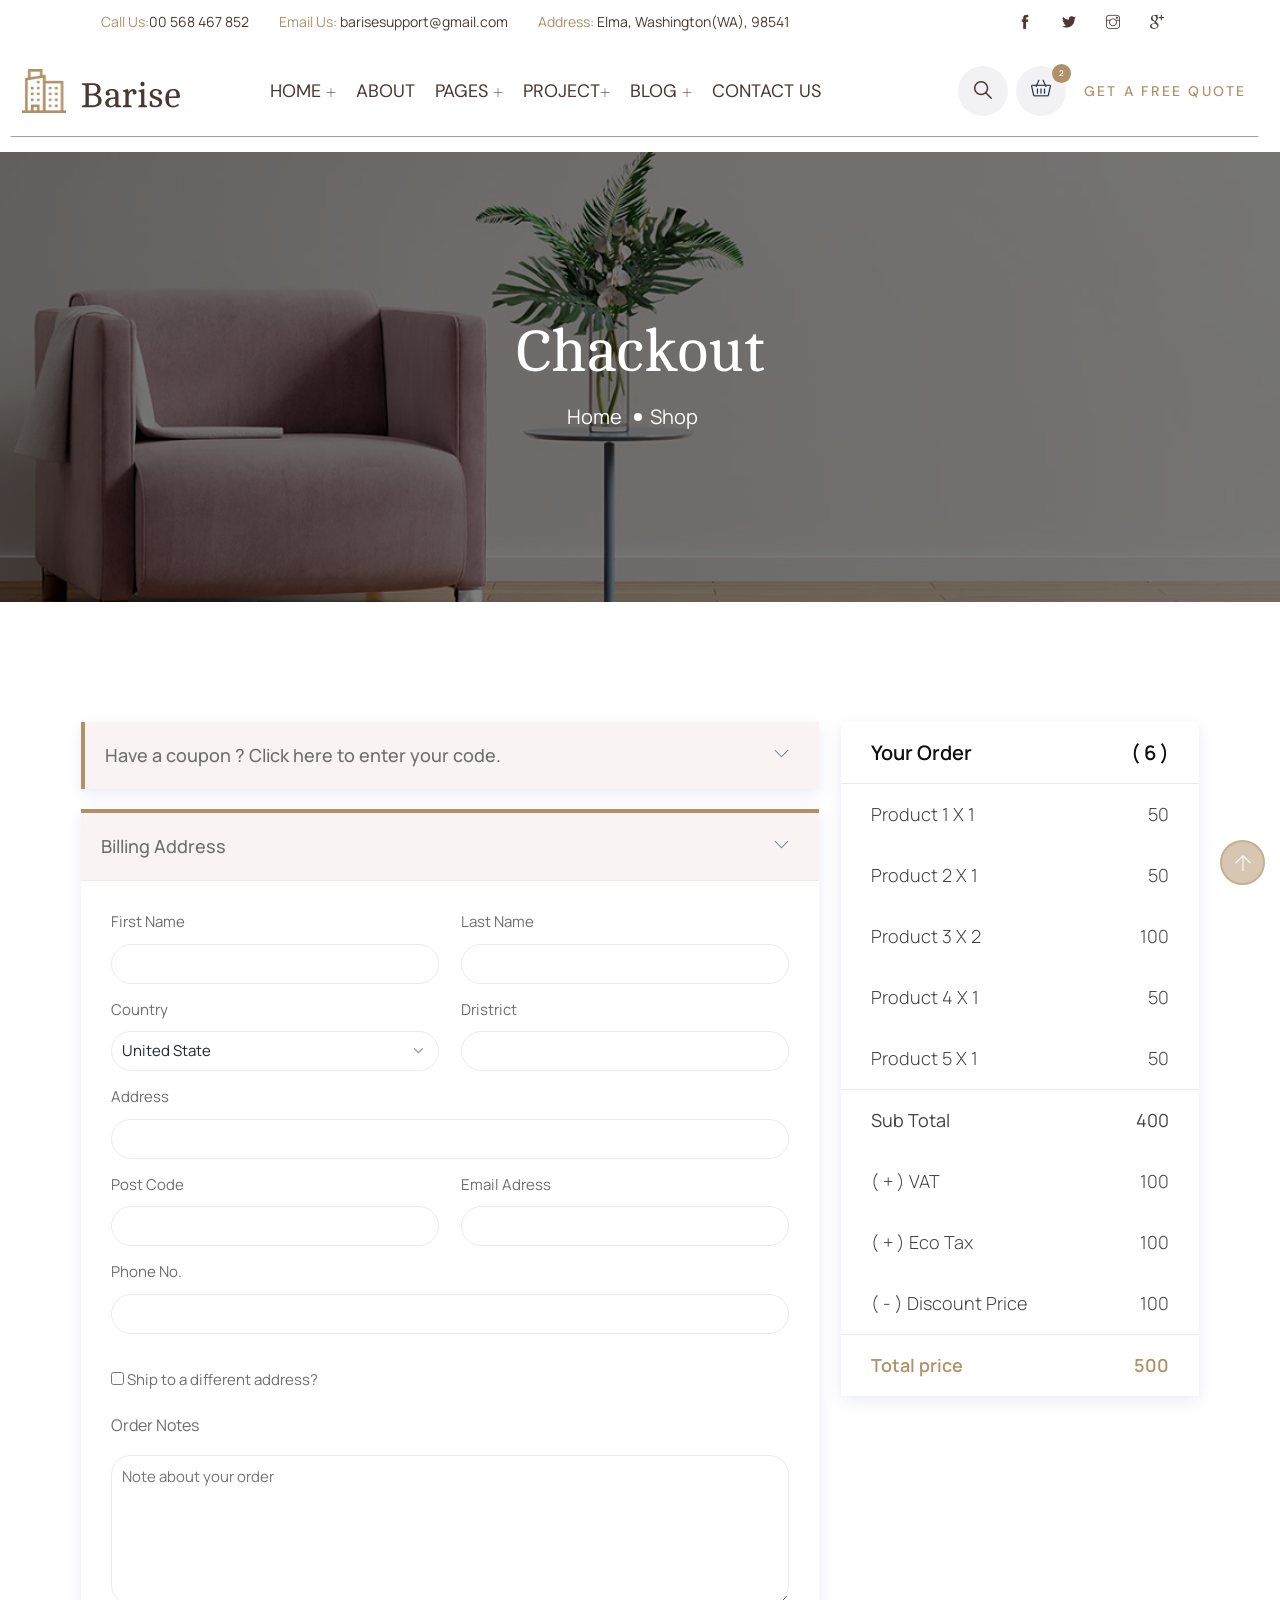
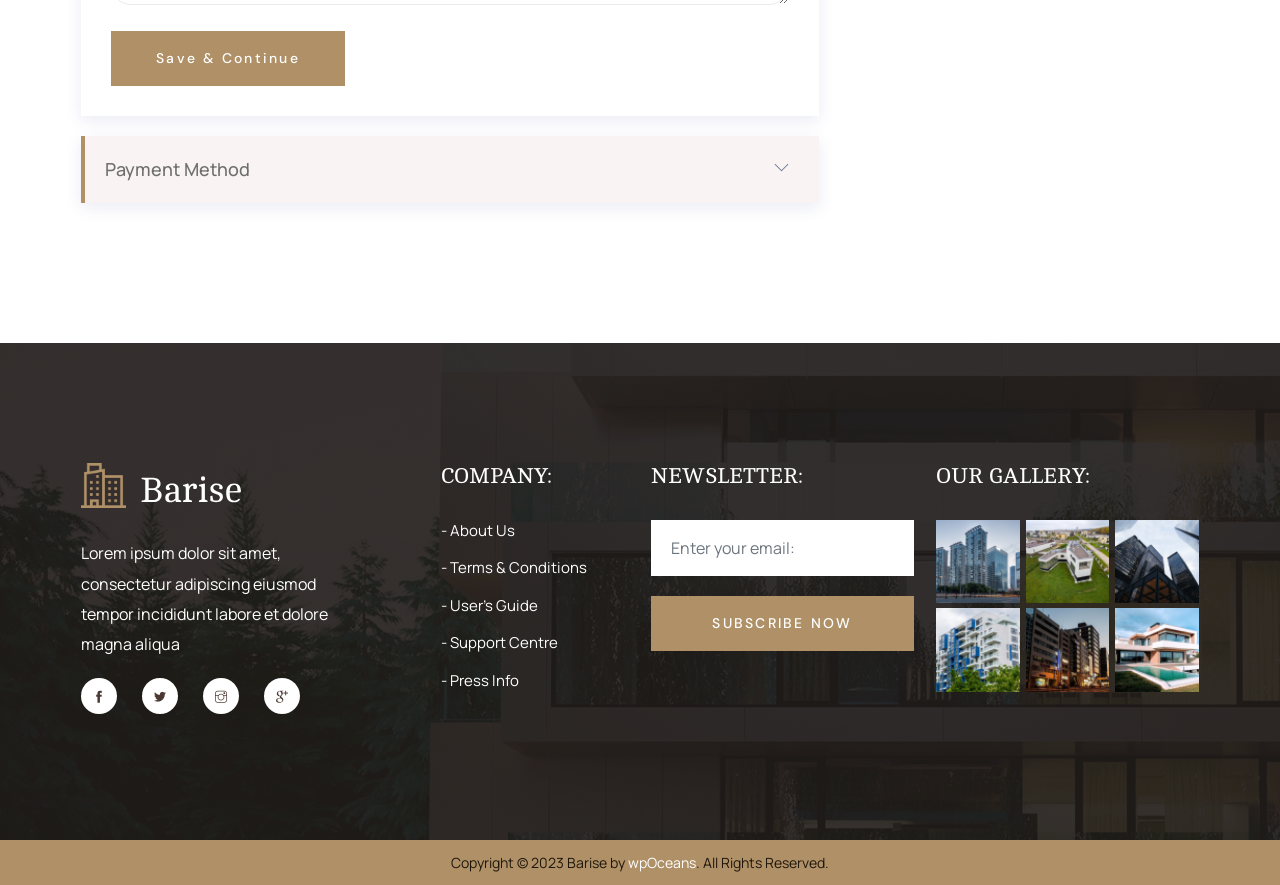
<file: chackout.html>
<!DOCTYPE html>
<html lang="en">

<head>
    <meta charset="utf-8">
    <meta http-equiv="X-UA-Compatible" content="IE=edge">
    <meta name="viewport" content="width=device-width, initial-scale=1">
    <meta name="author" content="wpOceans">
    <link rel="shortcut icon" type="image/png" href="assets/images/favicon.png">
    <title>Barise - Architecture & Interior HTML5 Template</title>
    <link href="assets/css/themify-icons.css" rel="stylesheet">
    <link href="assets/css/flaticon.css" rel="stylesheet">
    <link href="assets/css/bootstrap.min.css" rel="stylesheet">
    <link href="assets/css/animate.css" rel="stylesheet">
    <link href="assets/css/owl.carousel.css" rel="stylesheet">
    <link href="assets/css/owl.theme.css" rel="stylesheet">
    <link href="assets/css/slick.css" rel="stylesheet">
    <link href="assets/css/slick-theme.css" rel="stylesheet">
    <link href="assets/css/swiper.min.css" rel="stylesheet">
    <link href="assets/css/owl.transitions.css" rel="stylesheet">
    <link href="assets/css/jquery.fancybox.css" rel="stylesheet">
    <link href="assets/css/odometer-theme-default.css" rel="stylesheet">
    <link href="assets/sass/style.css" rel="stylesheet">
</head>

<body>

    <!-- start page-wrapper -->
    <div class="page-wrapper">
        <!-- start preloader -->
        <div class="preloader">
            <div class="vertical-centered-box">
                <div class="content">
                    <div class="loader-circle"></div>
                    <div class="loader-line-mask">
                        <div class="loader-line"></div>
                    </div>
                    <img src="assets/images/preloader.png" alt="">
                </div>
            </div>
        </div>
        <!-- end preloader -->
        <!-- Start header -->
        <header id="header" class="header-style-1 header-style-s3">
            <div class="topbar">
                <div class="container-fluid">
                    <div class="row">
                        <div class="col col-lg-9 col-12">
                            <div class="contact-intro">
                                <ul>
                                    <li><span>Call Us:</span>00 568 467 852</li>
                                    <li><span>Email Us:</span> barisesupport@gmail.com</li>
                                    <li><span>Address:</span> Elma, Washington(WA), 98541</li>
                                </ul>
                            </div>
                        </div>
                        <div class="col col-lg-3 col-12">
                            <div class="contact-info">
                                <ul>
                                    <li><a href="#"><i class="ti-facebook"></i></a></li>
                                    <li><a href="#"><i class="ti-twitter-alt"></i></a></li>
                                    <li><a href="#"><i class="ti-instagram"></i></a></li>
                                    <li><a href="#"><i class="ti-google"></i></a></li>
                                </ul>
                            </div>
                        </div>
                    </div>
                </div>
            </div>
            <!-- end topbar -->
            <div class="wpo-site-header">
                <nav class="navigation navbar navbar-expand-lg navbar-light">
                    <div class="container-fluid">
                        <div class="row align-items-center">
                            <div class="col-lg-3 col-md-3 col-3 d-lg-none dl-block">
                                <div class="mobail-menu">
                                    <button type="button" class="navbar-toggler open-btn">
                                        <span class="sr-only">Toggle navigation</span>
                                        <span class="icon-bar first-angle"></span>
                                        <span class="icon-bar middle-angle"></span>
                                        <span class="icon-bar last-angle"></span>
                                    </button>
                                </div>
                            </div>
                            <div class="col-lg-2 col-md-6 col-6">
                                <div class="navbar-header">
                                    <a class="navbar-brand" href="index.html"><img src="assets/images/logo.svg"
                                            alt="logo"></a>
                                </div>
                            </div>
                            <div class="col-lg-7 col-md-1 col-1">
                                <div id="navbar" class="collapse navbar-collapse navigation-holder">
                                    <button class="menu-close"><i class="ti-close"></i></button>
                                    <ul class="nav navbar-nav mb-2 mb-lg-0">
                                        <li class="menu-item-has-children">
                                            <a href="#">Home <i class="ti-plus"></i></a>
                                            <ul class="sub-menu">
                                                <li><a href="index.html">Home style 1</a></li>
                                                <li><a href="index-2.html">Home style 2</a></li>
                                            </ul>
                                        </li>
                                        <li><a href="about.html">About</a></li>
                                        <li class="menu-item-has-children">
                                            <a class="active" href="#">Pages <i class="ti-plus"></i></a>
                                            <ul class="sub-menu">
                                                <li><a href="service.html">Service</a></li>
                                                <li><a href="service-single.html">Service Single</a></li>
                                                <li><a href="team.html">Team</a></li>
                                                <li><a href="team-single.html">Team Single</a></li>
                                                <li><a href="shop.html">Shop</a></li>
                                                <li><a href="shop-single.html">Shop Single</a></li>
                                                <li><a href="cart.html">Cart</a></li>
                                                <li><a class="active" href="chackout.html">Chackout</a></li>
                                                <li><a href="404.html">404 Error</a></li>
                                            </ul>
                                        </li>
                                        <li class="menu-item-has-children">
                                            <a href="#">Project<i class="ti-plus"></i></a>
                                            <ul class="sub-menu">
                                                <li><a href="project.html">Project</a></li>
                                                <li><a href="project-single.html">Project Single</a></li>
                                            </ul>
                                        </li>
                                        <li class="menu-item-has-children">
                                            <a href="#">Blog <i class="ti-plus"></i></a>
                                            <ul class="sub-menu">
                                                <li><a href="blog.html">Blog right sidebar</a></li>
                                                <li><a href="blog-left-sidebar.html">Blog left sidebar</a></li>
                                                <li><a href="blog-fullwidth.html">Blog fullwidth</a></li>
                                                <li class="menu-item-has-children">
                                                    <a href="#">Blog details</a>
                                                    <ul class="sub-menu">
                                                        <li><a href="blog-single.html">Blog details right sidebar</a>
                                                        </li>
                                                        <li><a href="blog-single-left-sidebar.html">Blog details left
                                                                sidebar</a></li>
                                                        <li><a href="blog-single-fullwidth.html">Blog details
                                                                fullwidth</a></li>
                                                    </ul>
                                                </li>
                                            </ul>
                                        </li>
                                        <li><a href="contact.html">Contact us</a></li>
                                    </ul>

                                </div><!-- end of nav-collapse -->
                            </div>
                            <div class="col-lg-3 col-md-2 col-2">
                                <div class="header-right">
                                    <div class="header-search-form-wrapper">
                                        <div class="cart-search-contact">
                                            <button class="search-toggle-btn"><i class="fi flaticon-loupe"></i></button>
                                            <div class="header-search-form">
                                                <form>
                                                    <div>
                                                        <input type="text" class="form-control"
                                                            placeholder="Search here...">
                                                        <button type="submit"><i class="fi flaticon-loupe"></i></button>
                                                    </div>
                                                </form>
                                            </div>
                                        </div>
                                    </div>
                                    <div class="mini-cart">
                                        <button class="cart-toggle-btn"> <i class="fi flaticon-shopping-cart"></i> <span
                                                class="cart-count">2</span></button>
                                        <div class="mini-cart-content">
                                            <button class="mini-cart-close"><i class="ti-close"></i></button>
                                            <div class="mini-cart-items">
                                                <div class="mini-cart-item clearfix">
                                                    <div class="mini-cart-item-image">
                                                        <a href="shop.html"><img
                                                                src="assets/images/shop/mini-cart/img-1.jpg" alt></a>
                                                    </div>
                                                    <div class="mini-cart-item-des">
                                                        <a href="shop.html">Marble Side Table</a>
                                                        <span class="mini-cart-item-price">$20.15 x 1</span>
                                                        <span class="mini-cart-item-quantity"><a href="#"><i
                                                                    class="ti-close"></i></a></span>
                                                    </div>
                                                </div>
                                                <div class="mini-cart-item clearfix">
                                                    <div class="mini-cart-item-image">
                                                        <a href="shop.html"><img
                                                                src="assets/images/shop/mini-cart/img-2.jpg" alt></a>
                                                    </div>
                                                    <div class="mini-cart-item-des">
                                                        <a href="shop.html">Polygonal Vase</a>
                                                        <span class="mini-cart-item-price">$13.25 x 2</span>
                                                        <span class="mini-cart-item-quantity"><a href="#"><i
                                                                    class="ti-close"></i></a></span>
                                                    </div>
                                                </div>
                                            </div>
                                            <div class="mini-cart-action clearfix">
                                                <span class="mini-checkout-price">Subtotal: <span>$215.14</span></span>
                                                <div class="mini-btn">
                                                    <a href="checkout.html" class="view-cart-btn s1">Checkout</a>
                                                    <a href="cart.html" class="view-cart-btn">View Cart</a>
                                                </div>
                                            </div>
                                        </div>
                                    </div>
                                    <div class="close-form">
                                        <a class="header-theme-btn" href="contact.html">GET A free QUOTE</a>
                                    </div>
                                </div>
                            </div>
                        </div>
                    </div><!-- end of container -->
                </nav>
            </div>
        </header>
        <!-- end of header -->

        <!-- start wpo-page-title -->
        <section class="wpo-page-title">
            <div class="container">
                <div class="row">
                    <div class="col col-xs-12">
                        <div class="wpo-breadcumb-wrap">
                            <h2>Chackout</h2>
                            <ol class="wpo-breadcumb-wrap">
                                <li><a href="index.html">Home</a></li>
                                <li>Shop</li>
                            </ol>
                        </div>
                    </div>
                </div> <!-- end row -->
            </div> <!-- end container -->
        </section>
        <!-- end page-title -->

        <!-- wpo-checkout-area start-->
        <div class="wpo-checkout-area section-padding">
            <div class="container">
                <form>
                    <div class="checkout-wrap">
                        <div class="row">
                            <div class="col-lg-8 col-12">
                                <div class="caupon-wrap s1">
                                    <div class="coupon coupon-active">
                                        <label id="toggle1">Have a coupon ? Click here to enter your code.</label>
                                    </div>
                                    <div class="create-account">
                                        <span>If you have coupon code,please apply it</span>
                                        <div class="input-wrap">
                                            <input type="password">
                                            <button>Apply</button>
                                        </div>
                                    </div>
                                </div>
                                <div class="caupon-wrap s2">
                                    <div class="biling-item">
                                        <div class="coupon coupon-3">
                                            <label id="toggle2">Billing Address</label>
                                        </div>
                                        <div class="billing-adress" id="open2">
                                            <div class="contact-form form-style">
                                                <div class="row">
                                                    <div class="col-lg-6 col-md-12 col-12">
                                                        <label for="fname1">First Name</label>
                                                        <input type="text" placeholder="" id="fname1" name="fname">
                                                    </div>
                                                    <div class="col-lg-6 col-md-12 col-12">
                                                        <label for="fname2">Last Name</label>
                                                        <input type="text" placeholder="" id="fname2" name="fname">
                                                    </div>
                                                    <div class="col-lg-6 col-md-12 col-12">
                                                        <label for="Country">Country</label>
                                                        <select name="address" id="Country" class="form-control">
                                                            <option disabled="" selected="">United State</option>
                                                            <option>Bangladesh</option>
                                                            <option>India</option>
                                                            <option>Srilanka</option>
                                                            <option>Pakisthan</option>
                                                            <option>Afgansthan</option>
                                                        </select>
                                                    </div>
                                                    <div class="col-lg-6 col-md-12 col-12">
                                                        <label for="City">Dristrict</label>
                                                        <input type="text" placeholder="" id="City" name="City">
                                                    </div>
                                                    <div class="col-lg-12 col-md-12 col-12">
                                                        <label for="Adress">Address</label>
                                                        <input type="text" placeholder="" id="Adress" name="Adress">
                                                    </div>
                                                    <div class="col-lg-6 col-md-12 col-12">
                                                        <label for="Post2">Post Code</label>
                                                        <input type="text" placeholder="" id="Post2" name="Post">
                                                    </div>
                                                    <div class="col-lg-6 col-md-12 col-12">
                                                        <label for="email4">Email Adress</label>
                                                        <input type="text" placeholder="" id="email4" name="email">
                                                    </div>
                                                    <div class="col-lg-12 col-md-12 col-12">
                                                        <label for="email2">Phone No.</label>
                                                        <input type="text" placeholder="" id="email2" name="email">
                                                    </div>
                                                </div>
                                            </div>
                                            <div class="biling-item-2">
                                                <input id="toggle3" type="checkbox">
                                                <label class="fontsize" for="toggle3">Ship to a different
                                                    address?</label>
                                                <div class="billing-adress" id="open3">
                                                    <div class="contact-form form-style">
                                                        <div class="row">
                                                            <div class="col-lg-6 col-md-12 col-12">
                                                                <label for="fname4">First Name</label>
                                                                <input type="text" placeholder="" id="fname4"
                                                                    name="fname">
                                                            </div>
                                                            <div class="col-lg-6 col-md-12 col-12">
                                                                <label for="fname3">Last Name</label>
                                                                <input type="text" placeholder="" id="fname3"
                                                                    name="fname">
                                                            </div>
                                                            <div class="col-lg-6 col-md-12 col-12">
                                                                <label for="Country2">Country</label>
                                                                <select name="address" id="Country2"
                                                                    class="form-control">
                                                                    <option disabled="" selected="">United State
                                                                    </option>
                                                                    <option>Bangladesh</option>
                                                                    <option>India</option>
                                                                    <option>Srilanka</option>
                                                                    <option>Pakisthan</option>
                                                                    <option>Afgansthan</option>
                                                                </select>
                                                            </div>
                                                            <div class="col-lg-6 col-md-12 col-12">
                                                                <label for="City2">Dristrict</label>
                                                                <input type="text" placeholder="" id="City2"
                                                                    name="City">
                                                            </div>
                                                            <div class="col-lg-12 col-md-12 col-12">
                                                                <label for="Adress2">Address</label>
                                                                <input type="text" placeholder="" id="Adress2"
                                                                    name="Adress">
                                                            </div>
                                                            <div class="col-lg-6 col-md-12 col-12">
                                                                <label for="Post">Post Code</label>
                                                                <input type="text" placeholder="" id="Post" name="Post">
                                                            </div>
                                                            <div class="col-lg-6 col-md-12 col-12">
                                                                <label for="emails">Email Adress</label>
                                                                <input type="text" placeholder="" id="emails"
                                                                    name="email">
                                                            </div>
                                                            <div class="col-lg-12 col-md-12 col-12">
                                                                <label for="emaild">Phone No.</label>
                                                                <input type="text" placeholder="" id="emaild"
                                                                    name="email">
                                                            </div>
                                                        </div>
                                                    </div>
                                                </div>
                                                <div class="note-area">
                                                    <p>Order Notes </p>
                                                    <textarea name="massage"
                                                        placeholder="Note about your order"></textarea>
                                                </div>
                                                <div class="submit-btn-area">
                                                    <ul>
                                                        <li><button class="theme-btn" type="submit">Save &
                                                                continue</button></li>
                                                    </ul>
                                                </div>
                                            </div>
                                        </div>
                                    </div>
                                </div>
                                <div class="caupon-wrap s3">
                                    <div class="payment-area">
                                        <div class="row">
                                            <div class="col-12">
                                                <div class="coupon coupon-3">
                                                    <label id="toggle4">Payment Method</label>
                                                </div>
                                                <div class="payment-option" id="open4">
                                                    <div class="payment-select">
                                                        <ul>
                                                            <li class="addToggle">
                                                                <input id="add" type="radio" name="payment"
                                                                    checked="checked" value="30">
                                                                <label for="add">Payment By Card</label>
                                                            </li>
                                                            <li class="removeToggle">
                                                                <input id="remove" type="radio" name="payment"
                                                                    value="30">
                                                                <label for="remove">Cash On delivery</label>
                                                            </li>
                                                        </ul>
                                                    </div>
                                                    <div id="open5" class="payment-name active">
                                                        <ul>
                                                            <li class="visa"><input id="1" type="radio" name="size"
                                                                    value="30">
                                                                <label for="1"><img
                                                                        src="assets/images/checkout/img-1.png"
                                                                        alt=""></label>
                                                            </li>
                                                            <li class="mas"><input id="2" type="radio" name="size"
                                                                    value="30">
                                                                <label for="2"><img
                                                                        src="assets/images/checkout/img-2.png"
                                                                        alt=""></label>
                                                            </li>
                                                            <li class="ski"><input id="3" type="radio" name="size"
                                                                    value="30">
                                                                <label for="3"><img
                                                                        src="assets/images/checkout/img-3.png"
                                                                        alt=""></label>
                                                            </li>
                                                            <li class="pay"><input id="4" type="radio" name="size"
                                                                    value="30">
                                                                <label for="4"><img
                                                                        src="assets/images/checkout/img-4.png"
                                                                        alt=""></label>
                                                            </li>
                                                        </ul>
                                                        <div class="contact-form form-style">
                                                            <div class="row">
                                                                <div class="col-lg-6 col-md-12 col-12">
                                                                    <label for="holder">Card holder Name</label>
                                                                    <input type="text" placeholder="" id="holder"
                                                                        name="name">
                                                                </div>
                                                                <div class="col-lg-6 col-md-12 col-12">
                                                                    <label for="card">Card Number</label>
                                                                    <input type="text" placeholder="" id="card"
                                                                        name="card">
                                                                </div>
                                                                <div class="col-lg-6 col-md-12 col-12">
                                                                    <label for="CVV">CVV</label>
                                                                    <input type="text" placeholder="" id="CVV"
                                                                        name="CVV">
                                                                </div>
                                                                <div class="col-lg-6 col-md-12 col-12">
                                                                    <label for="date">Expire Date</label>
                                                                    <input type="text" placeholder="" id="date"
                                                                        name="date">
                                                                </div>
                                                                <div class="col-lg-12 col-md-12 col-12">
                                                                    <div class="submit-btn-area text-center">
                                                                        <button class="theme-btn" type="submit">Place
                                                                            Order</button>
                                                                    </div>
                                                                </div>
                                                            </div>
                                                        </div>
                                                    </div>
                                                </div>
                                            </div>
                                        </div>
                                    </div>
                                </div>
                            </div>
                            <div class="col-lg-4 col-12">
                                <div class="cout-order-area">
                                    <div class="oreder-item ">
                                        <ul>
                                            <li class="o-header">Your Order<span>( 6 )</span></li>
                                            <li>Product 1 X 1<span>50</span></li>
                                            <li>Product 2 X 1<span>50</span></li>
                                            <li>Product 3 X 2<span>100</span></li>
                                            <li>Product 4 X 1<span>50</span></li>
                                            <li class="o-middle">Product 5 X 1<span>50</span></li>
                                            <li class="s-total">Sub Total<span>400</span></li>
                                            <li>( + ) VAT<span>100</span></li>
                                            <li>( + ) Eco Tax <span>100</span></li>
                                            <li>( - ) Discount Price<span>100</span></li>
                                            <li class="o-bottom">Total price <span>500</span></li>
                                        </ul>
                                    </div>
                                </div>
                            </div>
                        </div>
                    </div>
                </form>
            </div>
        </div>
        <!-- wpo-checkout-area end-->

        <!-- start of wpo-site-footer-section-s2 -->
        <footer class="wpo-site-footer-s2">
            <div class="wpo-upper-footer">
                <div class="container">
                    <div class="row">
                        <div class="col col-lg-3 col-md-6 col-sm-12 col-12">
                            <div class="widget about-widget">
                                <div class="logo widget-title">
                                    <img src="assets/images/logo-2.svg" alt="blog">
                                </div>
                                <p>Lorem ipsum dolor sit amet, consectetur adipiscing
                                    eiusmod tempor incididunt
                                    labore et dolore magna aliqua</p>
                                <div class="social-icon">
                                    <ul>
                                        <li>
                                            <a href="#">
                                                <i class="ti-facebook"></i>
                                            </a>
                                        </li>
                                        <li>
                                            <a href="#">
                                                <i class="ti-twitter-alt"></i>
                                            </a>
                                        </li>
                                        <li>
                                            <a href="#">
                                                <i class="ti-instagram"></i>
                                            </a>
                                        </li>
                                        <li>
                                            <a href="#">
                                                <i class="ti-google"></i>
                                            </a>
                                        </li>
                                    </ul>
                                </div>

                            </div>
                        </div>
                        <div class="col col-lg-3 col-md-6 col-sm-12 col-12">
                            <div class="widget link-widget">
                                <div class="widget-title">
                                    <h3>company:</h3>
                                </div>
                                <ul>
                                    <li><a href="#">- About Us</a></li>
                                    <li><a href="#">- Terms & Conditions</a></li>
                                    <li><a href="#">- User’s Guide</a></li>
                                    <li><a href="#">- Support Centre</a></li>
                                    <li><a href="#">- Press Info</a></li>
                                </ul>
                            </div>
                        </div>
                        <div class="col col-lg-3 col-md-6 col-sm-12 col-12">
                            <div class="widget newsletter-widget">
                                <div class="widget-title">
                                    <h3>Newsletter:</h3>
                                </div>
                                <div class="f-from">
                                    <input type="email" class="form-control" placeholder="Enter your email:">
                                    <input type="submit" class="theme-btn" value="subscribe now">
                                </div>
                            </div>
                        </div>
                        <div class="col col-lg-3 col-md-6 col-sm-12 col-12">
                            <div class="widget instagram">
                                <div class="widget-title">
                                    <h3>Our Gallery:</h3>
                                </div>
                                <ul>
                                    <li><img src="assets/images/instagram/img-1.jpg" alt=""></li>
                                    <li><img src="assets/images/instagram/img-2.jpg" alt=""></li>
                                    <li><img src="assets/images/instagram/img-3.jpg" alt=""></li>
                                    <li><img src="assets/images/instagram/img-4.jpg" alt=""></li>
                                    <li><img src="assets/images/instagram/img-5.jpg" alt=""></li>
                                    <li><img src="assets/images/instagram/img-6.jpg" alt=""></li>
                                </ul>
                            </div>
                        </div>
                    </div>
                </div> <!-- end container -->
            </div>
            <div class="wpo-lower-footer">
                <div class="container">
                    <div class="lower-wrap">
                        <div class="row justify-content-center">
                            <div class="col col-lg-6 col-12">
                                <p class="copyright"> Copyright © 2023 Barise by <a href="index.html">wpOceans</a>.
                                    All
                                    Rights Reserved.</p>
                            </div>
                        </div>
                    </div>
                </div>
            </div>
        </footer>
        <!-- end of wpo-site-footer-section-s2 -->


    </div>
    <!-- end of page-wrapper -->

    <!-- All JavaScript files
    ================================================== -->
    <script src="assets/js/jquery.min.js"></script>
    <script src="assets/js/bootstrap.bundle.min.js"></script>
    <!-- Plugins for this template -->
    <script src="assets/js/modernizr.custom.js"></script>
    <script src="assets/js/jquery.dlmenu.js"></script>
    <script src="assets/js/jquery-plugin-collection.js"></script>
    <!-- Custom script for this template -->
    <script src="assets/js/script.js"></script>

</body>

</html>
</file>
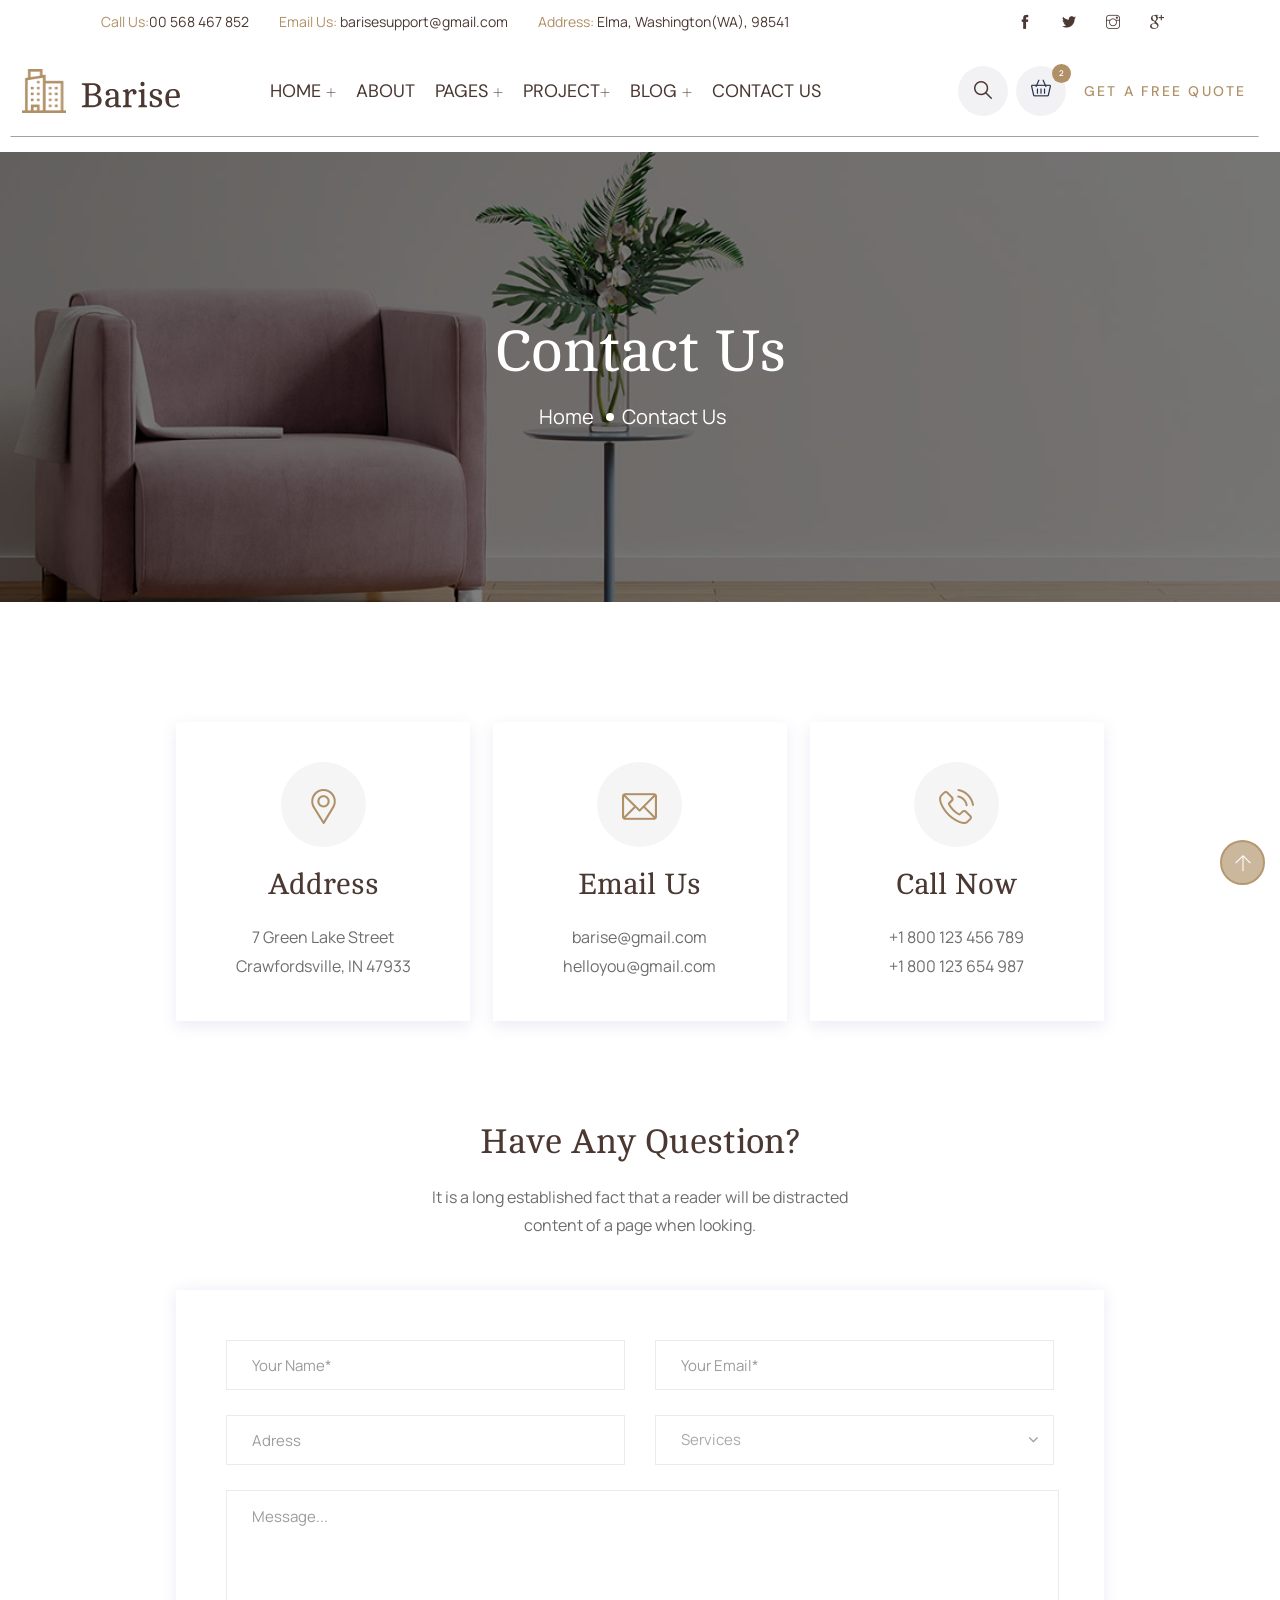
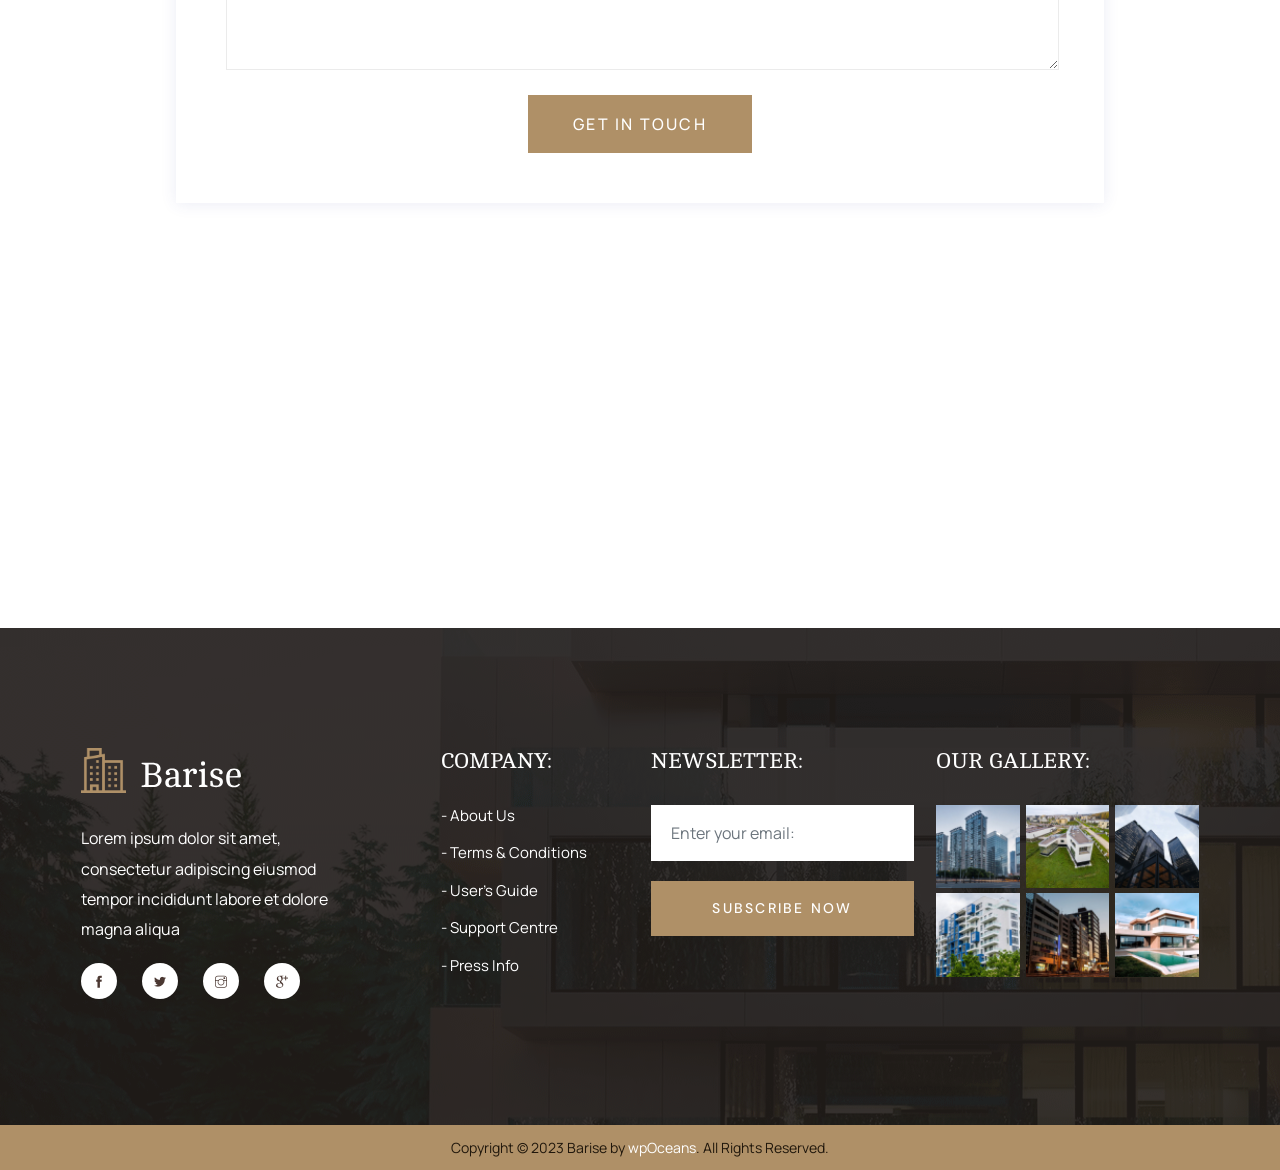
<file: contact.html>
<!DOCTYPE html>
<html lang="en">

<head>
    <meta charset="utf-8">
    <meta http-equiv="X-UA-Compatible" content="IE=edge">
    <meta name="viewport" content="width=device-width, initial-scale=1">
    <meta name="author" content="wpOceans">
    <link rel="shortcut icon" type="image/png" href="assets/images/favicon.png">
    <title>Barise - Architecture & Interior HTML5 Template</title>
    <link href="assets/css/themify-icons.css" rel="stylesheet">
    <link href="assets/css/flaticon.css" rel="stylesheet">
    <link href="assets/css/bootstrap.min.css" rel="stylesheet">
    <link href="assets/css/animate.css" rel="stylesheet">
    <link href="assets/css/owl.carousel.css" rel="stylesheet">
    <link href="assets/css/owl.theme.css" rel="stylesheet">
    <link href="assets/css/slick.css" rel="stylesheet">
    <link href="assets/css/slick-theme.css" rel="stylesheet">
    <link href="assets/css/swiper.min.css" rel="stylesheet">
    <link href="assets/css/owl.transitions.css" rel="stylesheet">
    <link href="assets/css/jquery.fancybox.css" rel="stylesheet">
    <link href="assets/css/odometer-theme-default.css" rel="stylesheet">
    <link href="assets/sass/style.css" rel="stylesheet">
</head>

<body>

    <!-- start page-wrapper -->
    <div class="page-wrapper">
        <!-- start preloader -->
        <div class="preloader">
            <div class="vertical-centered-box">
                <div class="content">
                    <div class="loader-circle"></div>
                    <div class="loader-line-mask">
                        <div class="loader-line"></div>
                    </div>
                    <img src="assets/images/preloader.png" alt="">
                </div>
            </div>
        </div>
        <!-- end preloader -->
        <!-- Start header -->
        <header id="header" class="header-style-1 header-style-s3">
            <div class="topbar">
                <div class="container-fluid">
                    <div class="row">
                        <div class="col col-lg-9 col-12">
                            <div class="contact-intro">
                                <ul>
                                    <li><span>Call Us:</span>00 568 467 852</li>
                                    <li><span>Email Us:</span> barisesupport@gmail.com</li>
                                    <li><span>Address:</span> Elma, Washington(WA), 98541</li>
                                </ul>
                            </div>
                        </div>
                        <div class="col col-lg-3 col-12">
                            <div class="contact-info">
                                <ul>
                                    <li><a href="#"><i class="ti-facebook"></i></a></li>
                                    <li><a href="#"><i class="ti-twitter-alt"></i></a></li>
                                    <li><a href="#"><i class="ti-instagram"></i></a></li>
                                    <li><a href="#"><i class="ti-google"></i></a></li>
                                </ul>
                            </div>
                        </div>
                    </div>
                </div>
            </div>
            <!-- end topbar -->
            <div class="wpo-site-header">
                <nav class="navigation navbar navbar-expand-lg navbar-light">
                    <div class="container-fluid">
                        <div class="row align-items-center">
                            <div class="col-lg-3 col-md-3 col-3 d-lg-none dl-block">
                                <div class="mobail-menu">
                                    <button type="button" class="navbar-toggler open-btn">
                                        <span class="sr-only">Toggle navigation</span>
                                        <span class="icon-bar first-angle"></span>
                                        <span class="icon-bar middle-angle"></span>
                                        <span class="icon-bar last-angle"></span>
                                    </button>
                                </div>
                            </div>
                            <div class="col-lg-2 col-md-6 col-6">
                                <div class="navbar-header">
                                    <a class="navbar-brand" href="index.html"><img src="assets/images/logo.svg"
                                            alt="logo"></a>
                                </div>
                            </div>
                            <div class="col-lg-7 col-md-1 col-1">
                                <div id="navbar" class="collapse navbar-collapse navigation-holder">
                                    <button class="menu-close"><i class="ti-close"></i></button>
                                    <ul class="nav navbar-nav mb-2 mb-lg-0">
                                        <li class="menu-item-has-children">
                                            <a href="#">Home <i class="ti-plus"></i></a>
                                            <ul class="sub-menu">
                                                <li><a href="index.html">Home style 1</a></li>
                                                <li><a href="index-2.html">Home style 2</a></li>
                                            </ul>
                                        </li>
                                        <li><a href="about.html">About</a></li>
                                        <li class="menu-item-has-children">
                                            <a href="#">Pages <i class="ti-plus"></i></a>
                                            <ul class="sub-menu">
                                                <li><a href="service.html">Service</a></li>
                                                <li><a href="service-single.html">Service Single</a></li>
                                                <li><a href="team.html">Team</a></li>
                                                <li><a href="team-single.html">Team Single</a></li>
                                                <li><a href="shop.html">Shop</a></li>
                                                <li><a href="shop-single.html">Shop Single</a></li>
                                                <li><a href="cart.html">Cart</a></li>
                                                <li><a href="chackout.html">Chackout</a></li>
                                                <li><a href="404.html">404 Error</a></li>
                                            </ul>
                                        </li>
                                        <li class="menu-item-has-children">
                                            <a href="#">Project<i class="ti-plus"></i></a>
                                            <ul class="sub-menu">
                                                <li><a href="project.html">Project</a></li>
                                                <li><a href="project-single.html">Project Single</a></li>
                                            </ul>
                                        </li>
                                        <li class="menu-item-has-children">
                                            <a href="#">Blog <i class="ti-plus"></i></a>
                                            <ul class="sub-menu">
                                                <li><a href="blog.html">Blog right sidebar</a></li>
                                                <li><a href="blog-left-sidebar.html">Blog left sidebar</a></li>
                                                <li><a href="blog-fullwidth.html">Blog fullwidth</a></li>
                                                <li class="menu-item-has-children">
                                                    <a href="#">Blog details</a>
                                                    <ul class="sub-menu">
                                                        <li><a href="blog-single.html">Blog details right sidebar</a>
                                                        </li>
                                                        <li><a href="blog-single-left-sidebar.html">Blog details left
                                                                sidebar</a></li>
                                                        <li><a href="blog-single-fullwidth.html">Blog details
                                                                fullwidth</a></li>
                                                    </ul>
                                                </li>
                                            </ul>
                                        </li>
                                        <li><a class="active" href="contact.html">Contact us</a></li>
                                    </ul>

                                </div><!-- end of nav-collapse -->
                            </div>
                            <div class="col-lg-3 col-md-2 col-2">
                                <div class="header-right">
                                    <div class="header-search-form-wrapper">
                                        <div class="cart-search-contact">
                                            <button class="search-toggle-btn"><i class="fi flaticon-loupe"></i></button>
                                            <div class="header-search-form">
                                                <form>
                                                    <div>
                                                        <input type="text" class="form-control"
                                                            placeholder="Search here...">
                                                        <button type="submit"><i class="fi flaticon-loupe"></i></button>
                                                    </div>
                                                </form>
                                            </div>
                                        </div>
                                    </div>
                                    <div class="mini-cart">
                                        <button class="cart-toggle-btn"> <i class="fi flaticon-shopping-cart"></i> <span
                                                class="cart-count">2</span></button>
                                        <div class="mini-cart-content">
                                            <button class="mini-cart-close"><i class="ti-close"></i></button>
                                            <div class="mini-cart-items">
                                                <div class="mini-cart-item clearfix">
                                                    <div class="mini-cart-item-image">
                                                        <a href="shop.html"><img
                                                                src="assets/images/shop/mini-cart/img-1.jpg" alt></a>
                                                    </div>
                                                    <div class="mini-cart-item-des">
                                                        <a href="shop.html">Marble Side Table</a>
                                                        <span class="mini-cart-item-price">$20.15 x 1</span>
                                                        <span class="mini-cart-item-quantity"><a href="#"><i
                                                                    class="ti-close"></i></a></span>
                                                    </div>
                                                </div>
                                                <div class="mini-cart-item clearfix">
                                                    <div class="mini-cart-item-image">
                                                        <a href="shop.html"><img
                                                                src="assets/images/shop/mini-cart/img-2.jpg" alt></a>
                                                    </div>
                                                    <div class="mini-cart-item-des">
                                                        <a href="shop.html">Polygonal Vase</a>
                                                        <span class="mini-cart-item-price">$13.25 x 2</span>
                                                        <span class="mini-cart-item-quantity"><a href="#"><i
                                                                    class="ti-close"></i></a></span>
                                                    </div>
                                                </div>
                                            </div>
                                            <div class="mini-cart-action clearfix">
                                                <span class="mini-checkout-price">Subtotal: <span>$215.14</span></span>
                                                <div class="mini-btn">
                                                    <a href="checkout.html" class="view-cart-btn s1">Checkout</a>
                                                    <a href="cart.html" class="view-cart-btn">View Cart</a>
                                                </div>
                                            </div>
                                        </div>
                                    </div>
                                    <div class="close-form">
                                        <a class="header-theme-btn" href="contact.html">GET A free QUOTE</a>
                                    </div>
                                </div>
                            </div>
                        </div>
                    </div><!-- end of container -->
                </nav>
            </div>
        </header>
        <!-- end of header -->

        <!-- start wpo-page-title -->
        <section class="wpo-page-title">
            <div class="container">
                <div class="row">
                    <div class="col col-xs-12">
                        <div class="wpo-breadcumb-wrap">
                            <h2>Contact Us</h2>
                            <ol class="wpo-breadcumb-wrap">
                                <li><a href="index.html">Home</a></li>
                                <li>Contact Us</li>
                            </ol>
                        </div>
                    </div>
                </div> <!-- end row -->
            </div> <!-- end container -->
        </section>
        <!-- end page-title -->

        <!-- start wpo-contact-pg-section -->
        <section class="wpo-contact-pg-section section-padding">
            <div class="container">
                <div class="row">
                    <div class="col col-lg-10 offset-lg-1">
                        <div class="office-info">
                            <div class="row">
                                <div class="col col-xl-4 col-lg-6 col-md-6 col-12">
                                    <div class="office-info-item">
                                        <div class="office-info-icon">
                                            <div class="icon">
                                                <i class="fi flaticon-placeholder"></i>
                                            </div>
                                        </div>
                                        <div class="office-info-text">
                                            <h2>Address</h2>
                                            <p>7 Green Lake Street Crawfordsville, IN 47933</p>
                                        </div>
                                    </div>
                                </div>
                                <div class="col col-xl-4 col-lg-6 col-md-6 col-12">
                                    <div class="office-info-item">
                                        <div class="office-info-icon">
                                            <div class="icon">
                                                <i class="fi flaticon-email"></i>
                                            </div>
                                        </div>
                                        <div class="office-info-text">
                                            <h2>Email Us</h2>
                                            <p>barise@gmail.com</p>
                                            <p>helloyou@gmail.com</p>
                                        </div>
                                    </div>
                                </div>
                                <div class="col col-xl-4 col-lg-6 col-md-6 col-12">
                                    <div class="office-info-item">
                                        <div class="office-info-icon">
                                            <div class="icon">
                                                <i class="fi flaticon-phone-call"></i>
                                            </div>
                                        </div>
                                        <div class="office-info-text">
                                            <h2>Call Now</h2>
                                            <p>+1 800 123 456 789</p>
                                            <p>+1 800 123 654 987</p>
                                        </div>
                                    </div>
                                </div>
                            </div>
                        </div>
                        <div class="wpo-contact-title">
                            <h2>Have Any Question?</h2>
                            <p>It is a long established fact that a reader will be distracted
                                content of a page when looking.</p>
                        </div>
                        <div class="wpo-contact-form-area">
                            <form method="post" class="contact-validation-active" id="contact-form-main">
                                <div>
                                    <input type="text" class="form-control" name="name" id="name"
                                        placeholder="Your Name*">
                                </div>
                                <div>
                                    <input type="email" class="form-control" name="email" id="email"
                                        placeholder="Your Email*">
                                </div>
                                <div>
                                    <input type="text" class="form-control" name="adress" id="adress"
                                        placeholder="Adress">
                                </div>
                                <div>
                                    <select name="service" class="form-control">
                                        <option disabled="disabled" selected="">Services</option>
                                        <option>Architecture</option>
                                        <option>The Rehearsal Dinner</option>
                                        <option>The Afterparty</option>
                                        <option>Videographers</option>
                                        <option>Perfect Cake</option>
                                        <option>All Of The Above</option>
                                    </select>
                                </div>
                                <div class="fullwidth">
                                    <textarea class="form-control" name="note" id="note"
                                        placeholder="Message..."></textarea>
                                </div>
                                <div class="submit-area">
                                    <button type="submit" class="theme-btn">Get in Touch</button>
                                    <div id="loader">
                                        <i class="ti-reload"></i>
                                    </div>
                                </div>
                                <div class="clearfix error-handling-messages">
                                    <div id="success">Thank you</div>
                                    <div id="error"> Error occurred while sending email. Please try again later. </div>
                                </div>
                            </form>
                        </div>
                    </div>
                </div>
            </div> <!-- end container -->
        </section>
        <!-- end wpo-contact-pg-section -->

        <!--  start wpo-contact-map -->
        <section class="wpo-contact-map-section">
            <h2 class="hidden">Contact map</h2>
            <div class="wpo-contact-map">
                <iframe
                    src="https://www.google.com/maps/embed?pb=!1m18!1m12!1m3!1d193595.9147703055!2d-74.11976314309273!3d40.69740344223377!2m3!1f0!2f0!3f0!3m2!1i1024!2i768!4f13.1!3m3!1m2!1s0x89c24fa5d33f083b%3A0xc80b8f06e177fe62!2sNew+York%2C+NY%2C+USA!5e0!3m2!1sen!2sbd!4v1547528325671"
                    allowfullscreen></iframe>
            </div>
        </section>
        <!-- end wpo-contact-map -->


        <!-- start of wpo-site-footer-section-s2 -->
        <footer class="wpo-site-footer-s2">
            <div class="wpo-upper-footer">
                <div class="container">
                    <div class="row">
                        <div class="col col-lg-3 col-md-6 col-sm-12 col-12">
                            <div class="widget about-widget">
                                <div class="logo widget-title">
                                    <img src="assets/images/logo-2.svg" alt="blog">
                                </div>
                                <p>Lorem ipsum dolor sit amet, consectetur adipiscing
                                    eiusmod tempor incididunt
                                    labore et dolore magna aliqua</p>
                                <div class="social-icon">
                                    <ul>
                                        <li>
                                            <a href="#">
                                                <i class="ti-facebook"></i>
                                            </a>
                                        </li>
                                        <li>
                                            <a href="#">
                                                <i class="ti-twitter-alt"></i>
                                            </a>
                                        </li>
                                        <li>
                                            <a href="#">
                                                <i class="ti-instagram"></i>
                                            </a>
                                        </li>
                                        <li>
                                            <a href="#">
                                                <i class="ti-google"></i>
                                            </a>
                                        </li>
                                    </ul>
                                </div>

                            </div>
                        </div>
                        <div class="col col-lg-3 col-md-6 col-sm-12 col-12">
                            <div class="widget link-widget">
                                <div class="widget-title">
                                    <h3>company:</h3>
                                </div>
                                <ul>
                                    <li><a href="#">- About Us</a></li>
                                    <li><a href="#">- Terms & Conditions</a></li>
                                    <li><a href="#">- User’s Guide</a></li>
                                    <li><a href="#">- Support Centre</a></li>
                                    <li><a href="#">- Press Info</a></li>
                                </ul>
                            </div>
                        </div>
                        <div class="col col-lg-3 col-md-6 col-sm-12 col-12">
                            <div class="widget newsletter-widget">
                                <div class="widget-title">
                                    <h3>Newsletter:</h3>
                                </div>
                                <div class="f-from">
                                    <input type="email" class="form-control" placeholder="Enter your email:">
                                    <input type="submit" class="theme-btn" value="subscribe now">
                                </div>
                            </div>
                        </div>
                        <div class="col col-lg-3 col-md-6 col-sm-12 col-12">
                            <div class="widget instagram">
                                <div class="widget-title">
                                    <h3>Our Gallery:</h3>
                                </div>
                                <ul>
                                    <li><img src="assets/images/instagram/img-1.jpg" alt=""></li>
                                    <li><img src="assets/images/instagram/img-2.jpg" alt=""></li>
                                    <li><img src="assets/images/instagram/img-3.jpg" alt=""></li>
                                    <li><img src="assets/images/instagram/img-4.jpg" alt=""></li>
                                    <li><img src="assets/images/instagram/img-5.jpg" alt=""></li>
                                    <li><img src="assets/images/instagram/img-6.jpg" alt=""></li>
                                </ul>
                            </div>
                        </div>
                    </div>
                </div> <!-- end container -->
            </div>
            <div class="wpo-lower-footer">
                <div class="container">
                    <div class="lower-wrap">
                        <div class="row justify-content-center">
                            <div class="col col-lg-6 col-12">
                                <p class="copyright"> Copyright © 2023 Barise by <a href="index.html">wpOceans</a>.
                                    All
                                    Rights Reserved.</p>
                            </div>
                        </div>
                    </div>
                </div>
            </div>
        </footer>
        <!-- end of wpo-site-footer-section-s2 -->


    </div>
    <!-- end of page-wrapper -->

    <!-- All JavaScript files
    ================================================== -->
    <script src="assets/js/jquery.min.js"></script>
    <script src="assets/js/bootstrap.bundle.min.js"></script>
    <!-- Plugins for this template -->
    <script src="assets/js/modernizr.custom.js"></script>
    <script src="assets/js/jquery.dlmenu.js"></script>
    <script src="assets/js/jquery-plugin-collection.js"></script>
    <!-- Custom script for this template -->
    <script src="assets/js/script.js"></script>

</body>

</html>
</file>
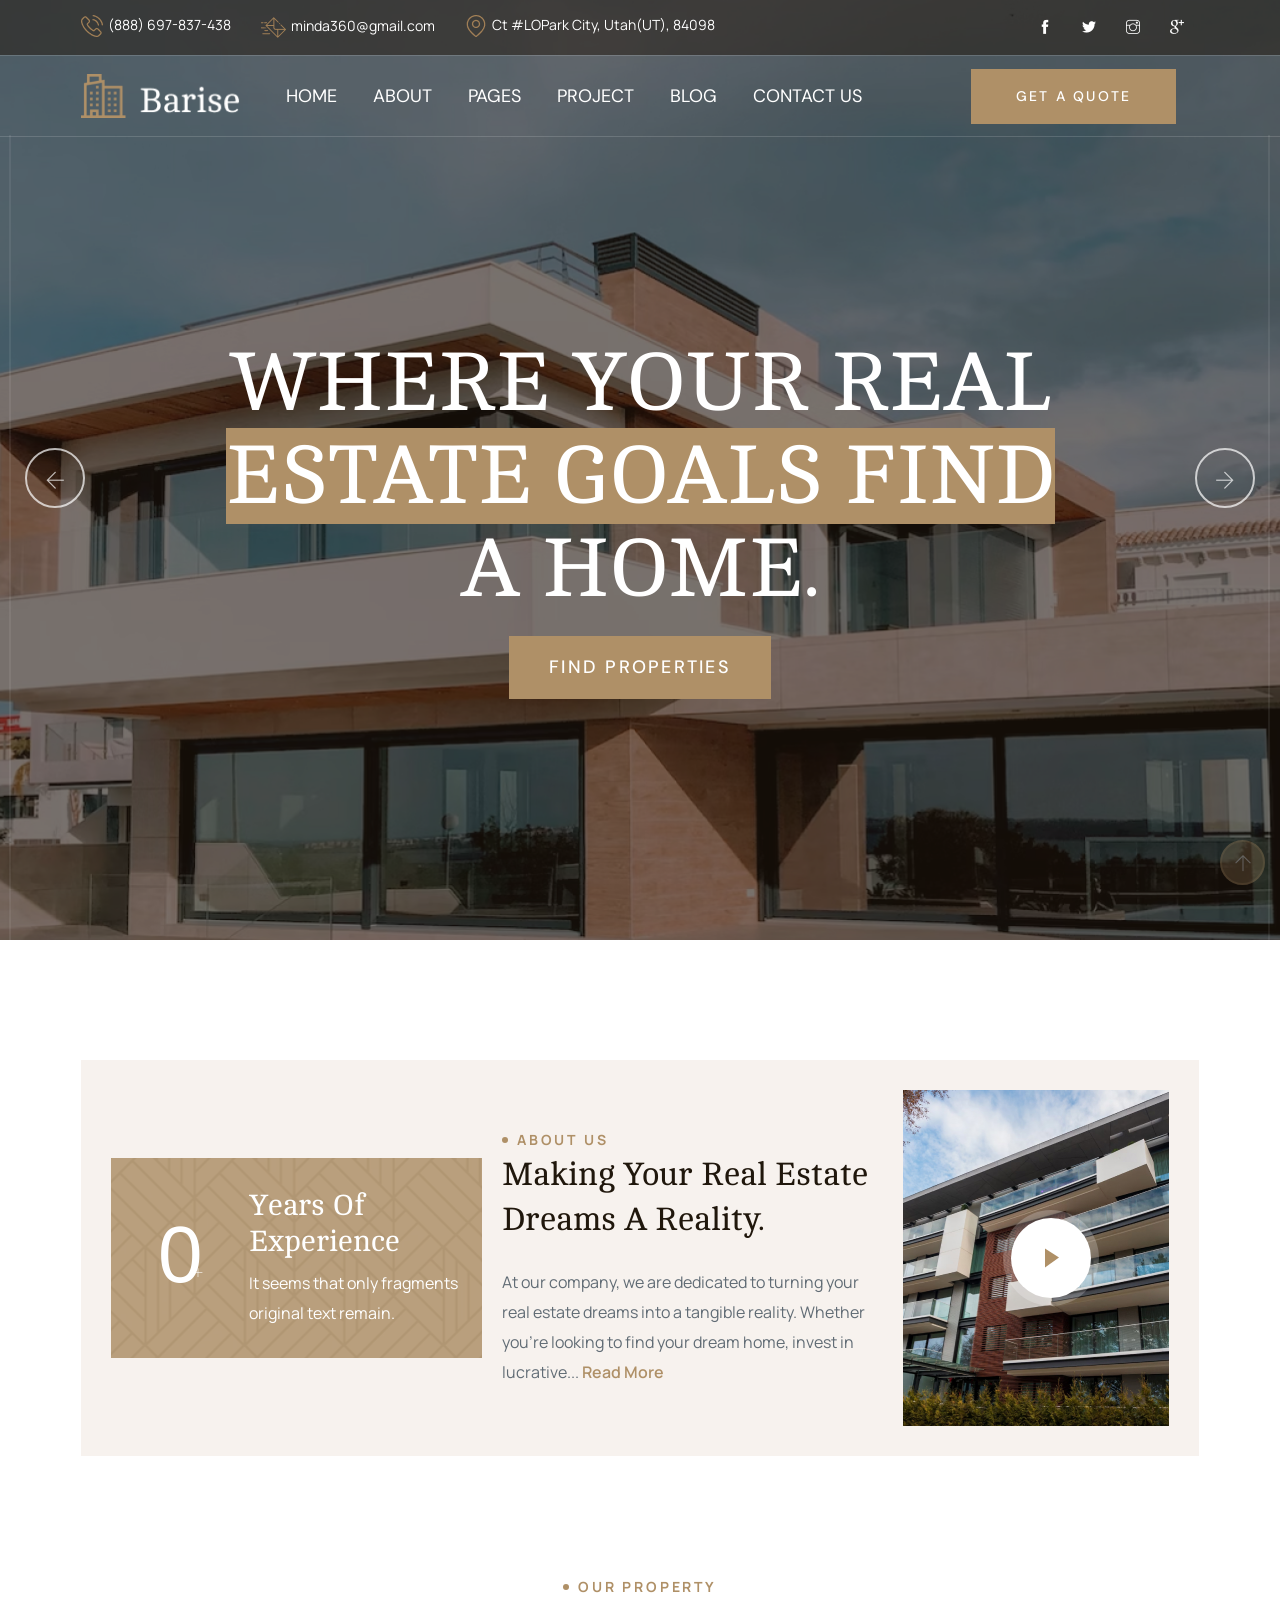
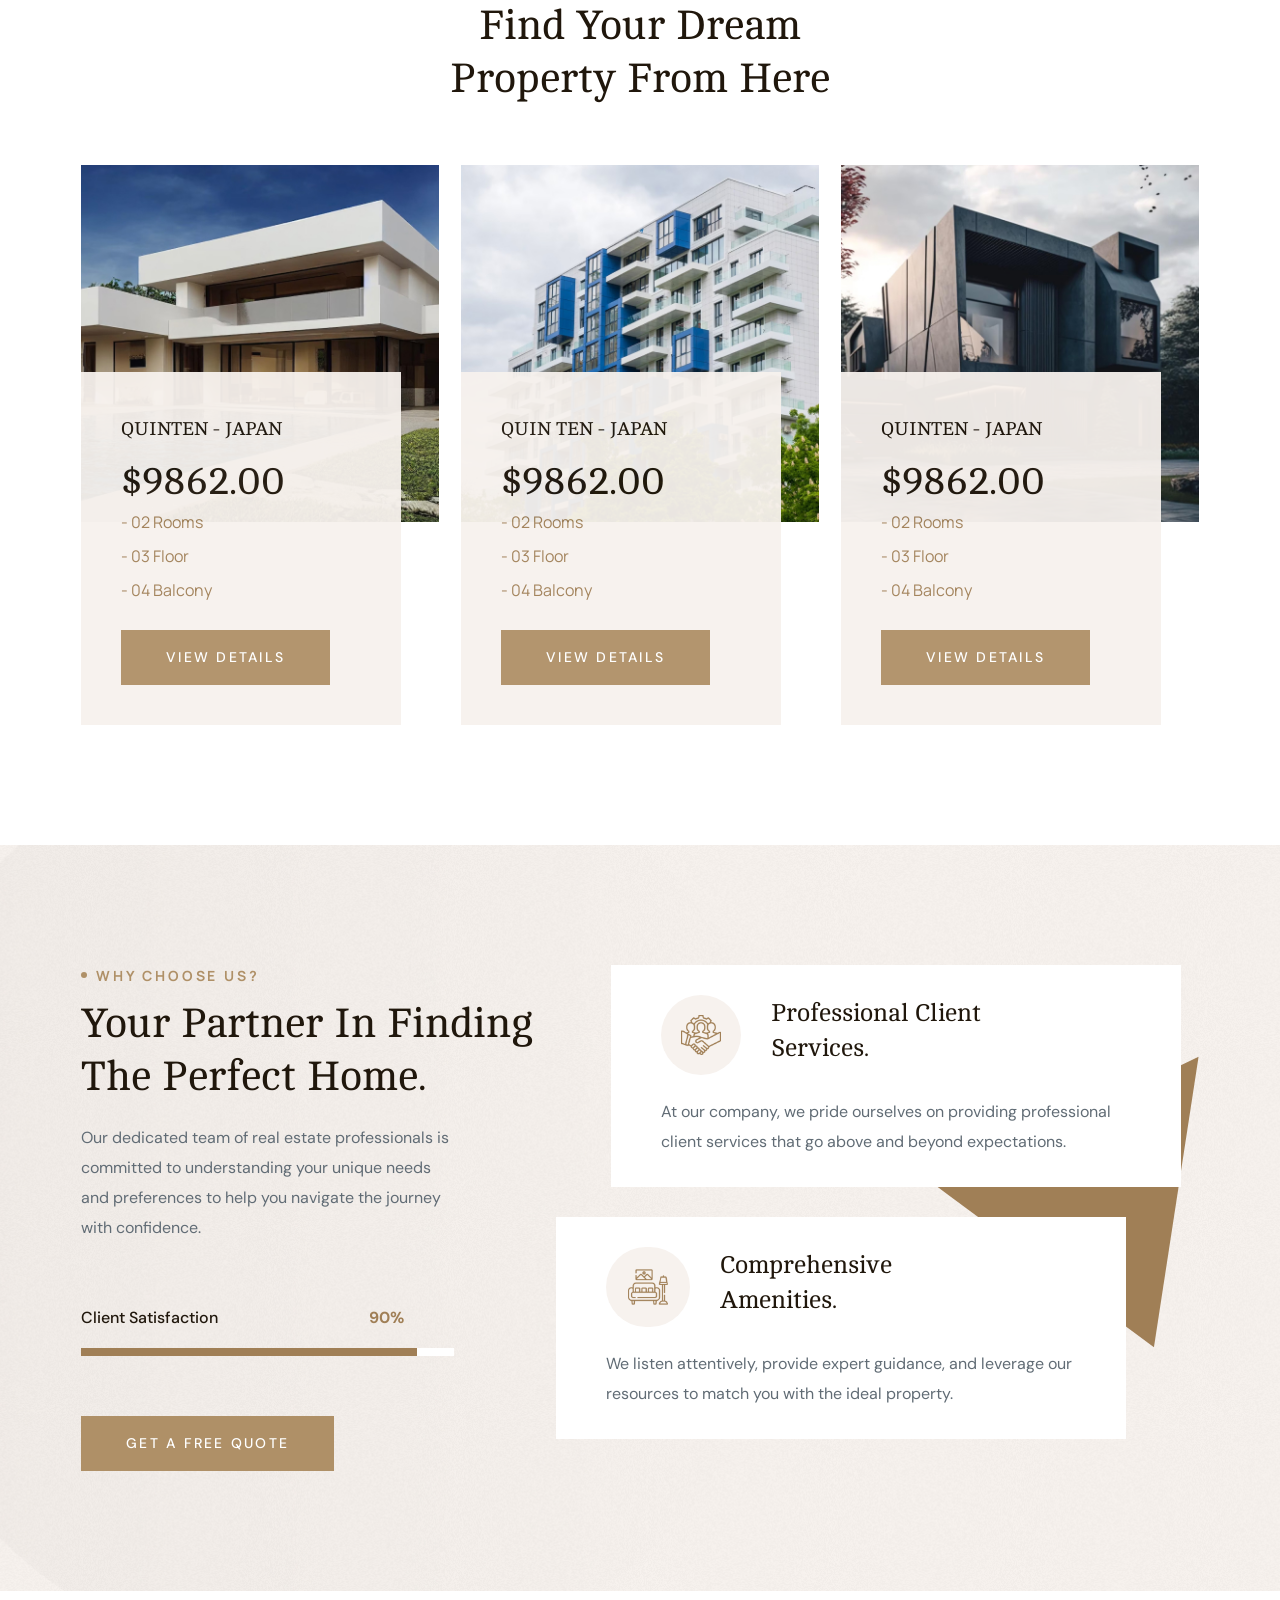
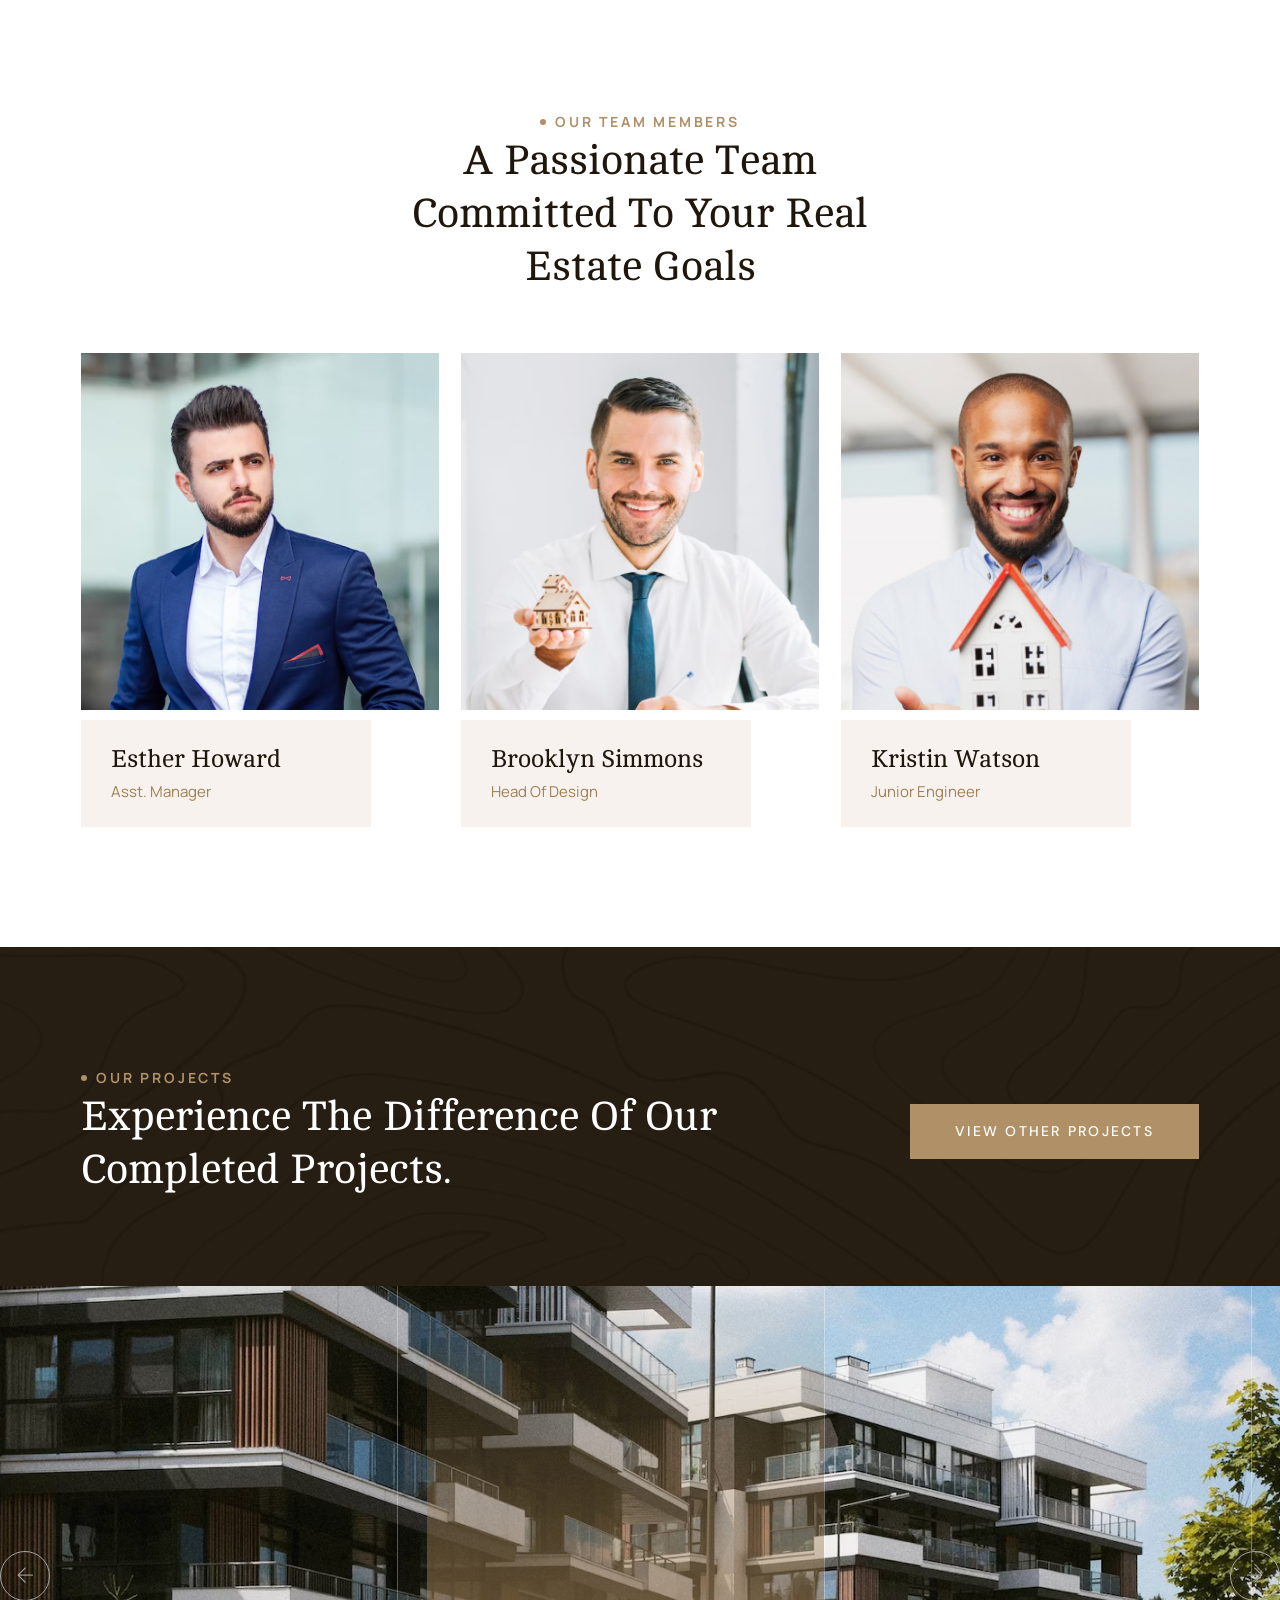
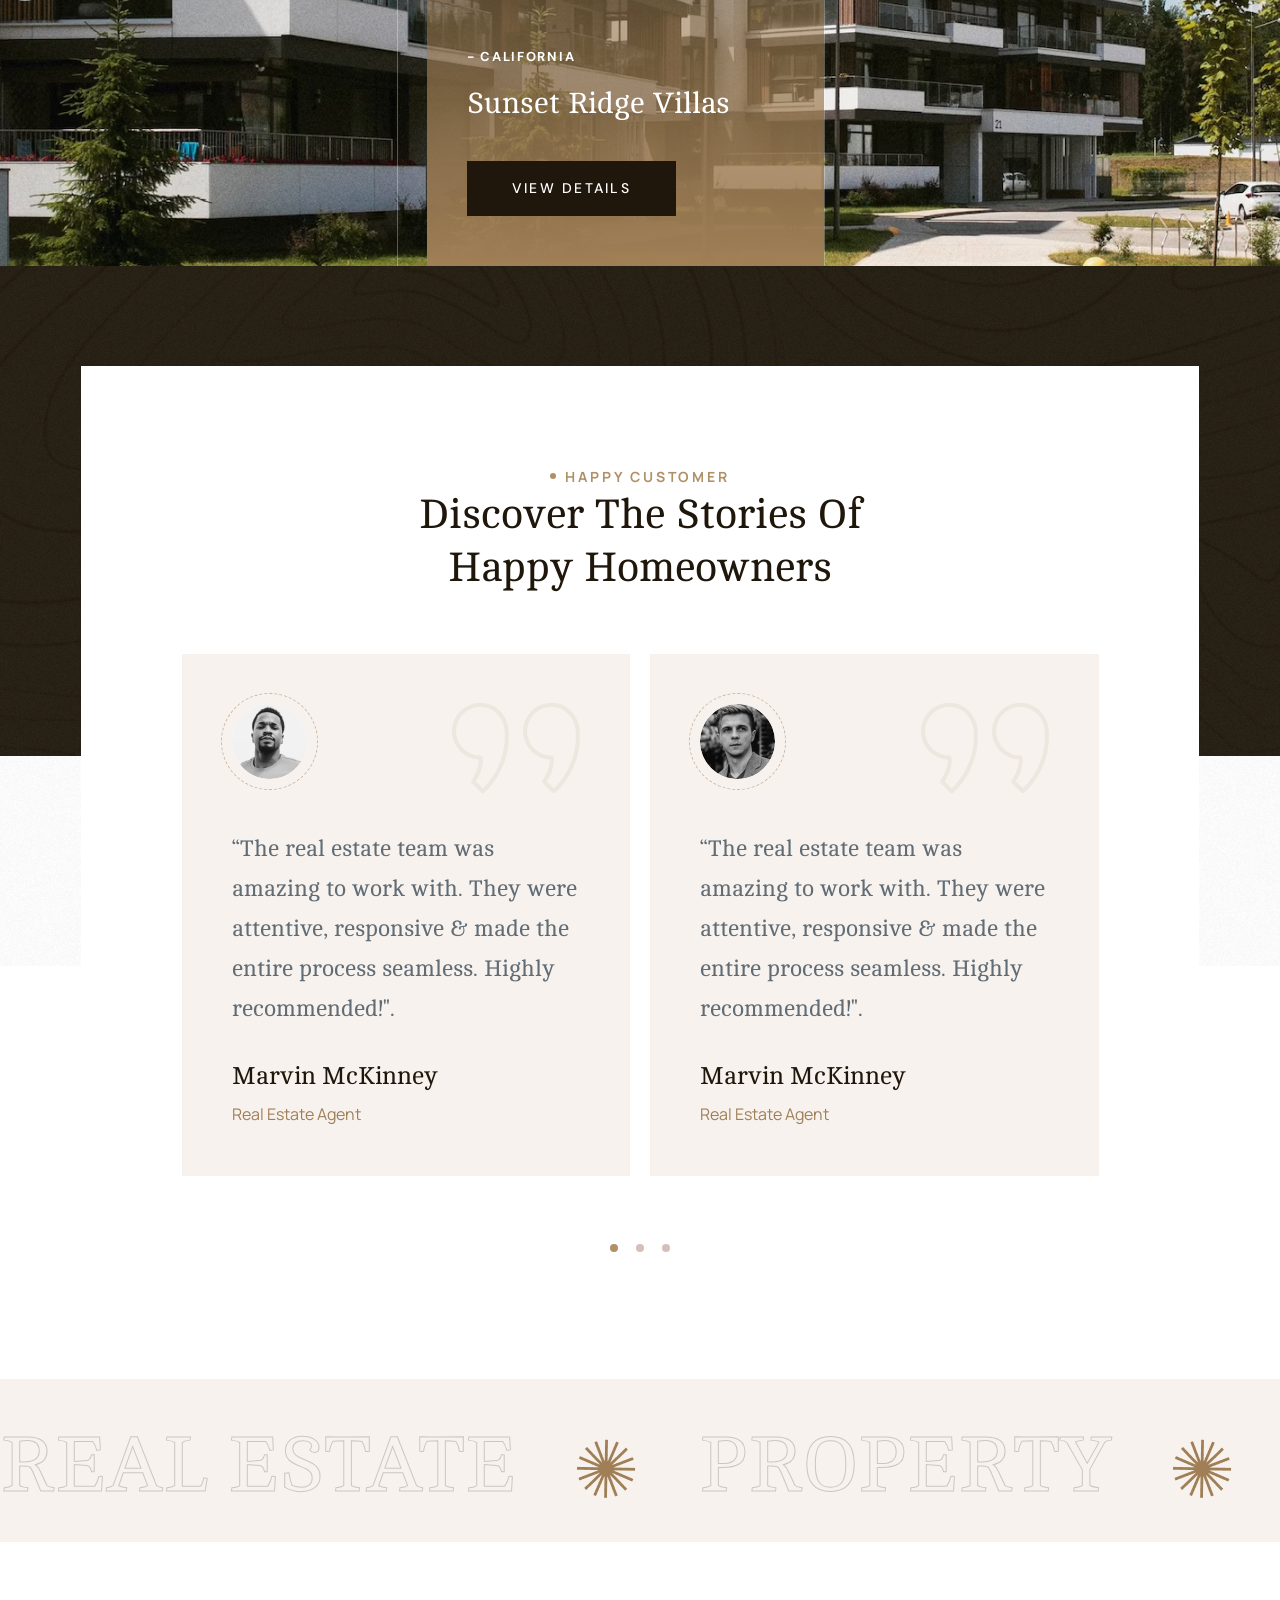
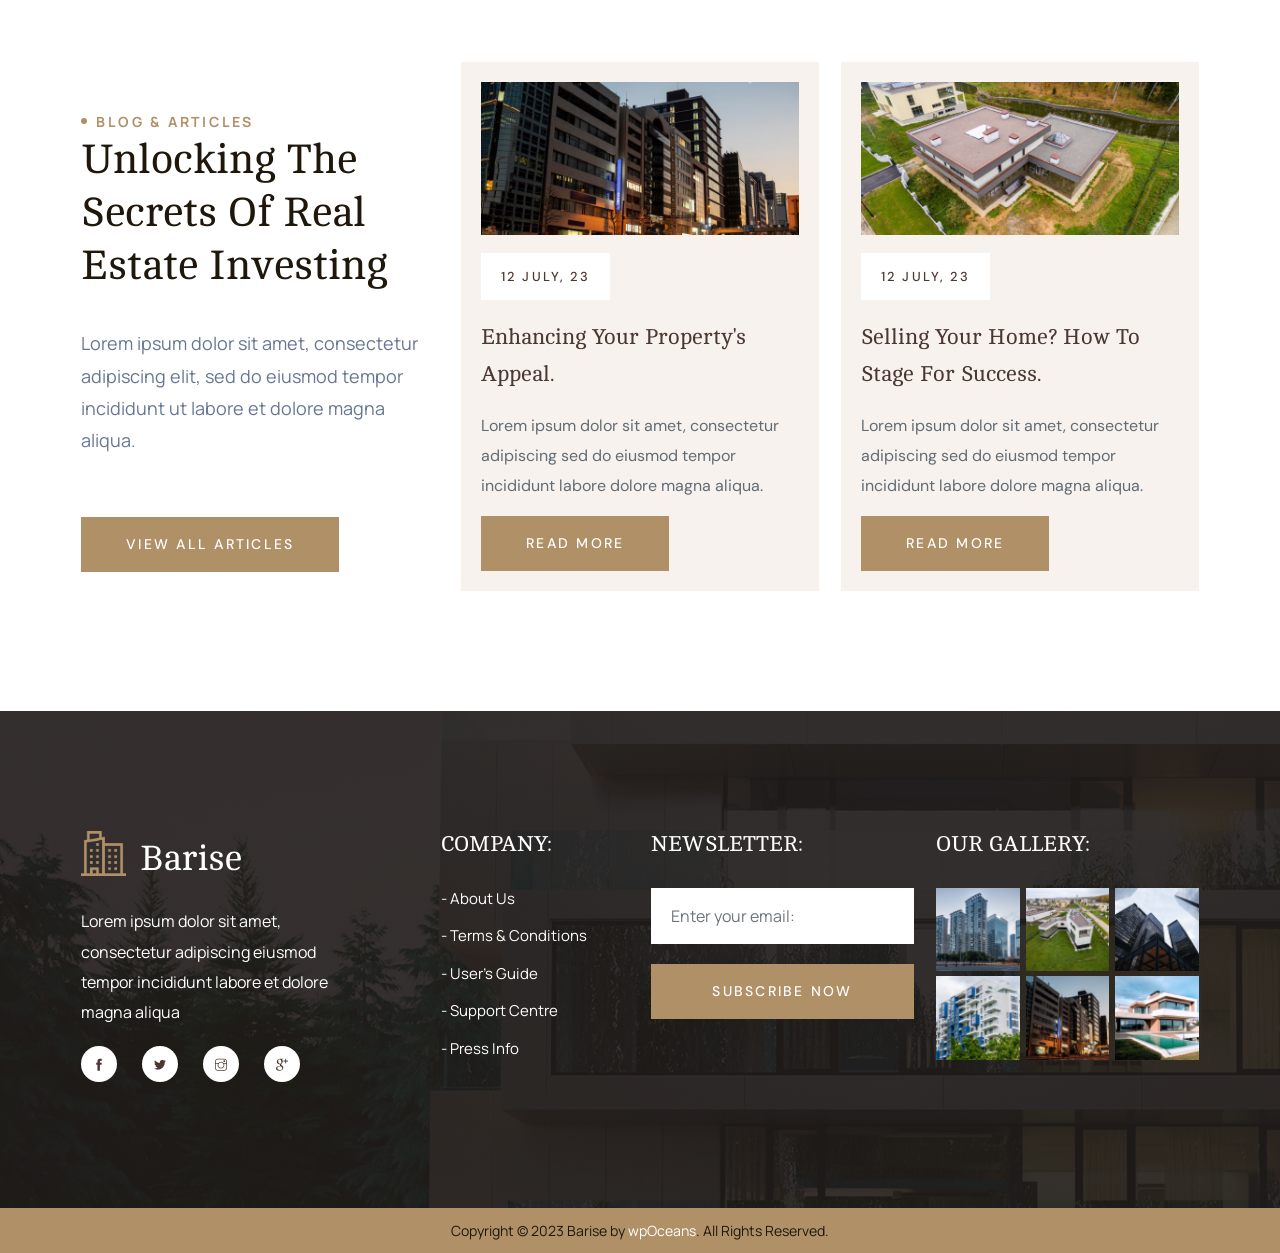
<file: index-2.html>
<!DOCTYPE html>
<html lang="en">

<head>
    <meta charset="utf-8">
    <meta http-equiv="X-UA-Compatible" content="IE=edge">
    <meta name="viewport" content="width=device-width, initial-scale=1">
    <meta name="author" content="wpOceans">
    <link rel="shortcut icon" type="image/png" href="assets/images/favicon.png">
    <title>Barise - Architecture & Interior HTML5 Template</title>
    <link href="assets/css/themify-icons.css" rel="stylesheet">
    <link href="assets/css/flaticon.css" rel="stylesheet">
    <link href="assets/css/bootstrap.min.css" rel="stylesheet">
    <link href="assets/css/animate.css" rel="stylesheet">
    <link href="assets/css/owl.carousel.css" rel="stylesheet">
    <link href="assets/css/owl.theme.css" rel="stylesheet">
    <link href="assets/css/slick.css" rel="stylesheet">
    <link href="assets/css/slick-theme.css" rel="stylesheet">
    <link href="assets/css/swiper.min.css" rel="stylesheet">
    <link href="assets/css/owl.transitions.css" rel="stylesheet">
    <link href="assets/css/jquery.fancybox.css" rel="stylesheet">
    <link href="assets/css/odometer-theme-default.css" rel="stylesheet">
    <link href="assets/sass/style.css" rel="stylesheet">
</head>

<body>

    <!-- start page-wrapper -->
    <div class="page-wrapper">
        <!-- start preloader -->
        <div class="preloader">
            <div class="vertical-centered-box">
                <div class="content">
                    <div class="loader-circle"></div>
                    <div class="loader-line-mask">
                        <div class="loader-line"></div>
                    </div>
                    <img src="assets/images/preloader.png" alt="">
                </div>
            </div>
        </div>
        <!-- end preloader -->
        <!-- Start header -->
        <header id="header" class="header-style-s2">
            <div class="topbar">
                <div class="container">
                    <div class="row align-items-center">
                        <div class="col col-lg-9 col-12">
                            <div class="contact-intro">
                                <ul>
                                    <li><img src="assets/images/phone-call.png" alt="">(888) 697-837-438</li>
                                    <li><img src="assets/images/email.png" alt="">minda360@gmail.com</li>
                                    <li><img src="assets/images/location.png" alt="">Ct #LOPark City, Utah(UT), 84098</li>
                                </ul>
                            </div>
                        </div>
                        <div class="col col-lg-3 col-12">
                            <div class="contact-info">
                                <ul>
                                    <li><a href="#"><i class="ti-facebook"></i></a></li>
                                    <li><a href="#"><i class="ti-twitter-alt"></i></a></li>
                                    <li><a href="#"><i class="ti-instagram"></i></a></li>
                                    <li><a href="#"><i class="ti-google"></i></a></li>
                                </ul>
                            </div>
                        </div>
                    </div>
                </div>
            </div>
            <!-- end topbar -->
            <div class="wpo-site-header">
                <nav class="navigation navbar navbar-expand-lg navbar-light">
                    <div class="container">
                        <div class="row align-items-center">
                            <div class="col-lg-3 col-md-3 col-3 d-lg-none dl-block">
                                <div class="mobail-menu">
                                    <button type="button" class="navbar-toggler open-btn">
                                        <span class="sr-only">Toggle navigation</span>
                                        <span class="icon-bar first-angle"></span>
                                        <span class="icon-bar middle-angle"></span>
                                        <span class="icon-bar last-angle"></span>
                                    </button>
                                </div>
                            </div>
                            <div class="col-lg-2 col-md-5 col-5">
                                <div class="navbar-header">
                                    <a class="navbar-brand" href="index.html"><img src="assets/images/logo-3.png"
                                            alt="logo"></a>
                                </div>
                            </div>
                            <div class="col-lg-7 col-md-1 col-1">
                                <div id="navbar" class="collapse navbar-collapse navigation-holder">
                                    <button class="menu-close"><i class="ti-close"></i></button>
                                    <ul class="nav navbar-nav mb-2 mb-lg-0">
                                        <li class="menu-item-has-children">
                                            <a class="active" href="#">Home</a>
                                            <ul class="sub-menu">
                                                <li><a href="index.html">Home style 1</a></li>
                                                <li><a class="active" href="index-2.html">Home style 2</a></li>
                                            </ul>
                                        </li>
                                        <li><a href="about.html">About</a></li>
                                        <li class="menu-item-has-children">
                                            <a href="#">Pages</a>
                                            <ul class="sub-menu">
                                                <li><a href="service.html">Service</a></li>
                                                <li><a href="service-single.html">Service Single</a></li>
                                                <li><a href="team.html">Team</a></li>
                                                <li><a href="team-single.html">Team Single</a></li>
                                                <li><a href="shop.html">Shop</a></li>
                                                <li><a href="shop-single.html">Shop Single</a></li>
                                                <li><a href="cart.html">Cart</a></li>
                                                <li><a href="chackout.html">Chackout</a></li>
                                                <li><a href="404.html">404 Error</a></li>
                                            </ul>
                                        </li>
                                        <li class="menu-item-has-children">
                                            <a href="#">Project</a>
                                            <ul class="sub-menu">
                                                <li><a href="project.html">Project</a></li>
                                                <li><a href="project-single.html">Project Single</a></li>
                                            </ul>
                                        </li>
                                        <li class="menu-item-has-children">
                                            <a href="#">Blog</a>
                                            <ul class="sub-menu">
                                                <li><a href="blog.html">Blog right sidebar</a></li>
                                                <li><a href="blog-left-sidebar.html">Blog left sidebar</a></li>
                                                <li><a href="blog-fullwidth.html">Blog fullwidth</a></li>
                                                <li class="menu-item-has-children">
                                                    <a href="#">Blog details</a>
                                                    <ul class="sub-menu">
                                                        <li><a href="blog-single.html">Blog details right sidebar</a>
                                                        </li>
                                                        <li><a href="blog-single-left-sidebar.html">Blog details left
                                                                sidebar</a></li>
                                                        <li><a href="blog-single-fullwidth.html">Blog details
                                                                fullwidth</a></li>
                                                    </ul>
                                                </li>
                                            </ul>
                                        </li>
                                        <li><a href="contact.html">Contact us</a></li>
                                    </ul>

                                </div><!-- end of nav-collapse -->
                            </div>
                            <div class="col-lg-3 col-md-3 col-3">
                                <div class="header-right">
                                    <div class="close-form">
                                        <a class="theme-btn" href="contact.html">GET A QUOTE</a>
                                    </div>
                                </div>
                            </div>
                        </div>
                    </div><!-- end of container -->
                </nav>
            </div>
        </header>
        <!-- end of header -->

        <!-- start of hero -->
        <section class="wpo-hero-slider-s2">
            <div class="swiper-container">
                <div class="swiper-wrapper">
                    <div class="swiper-slide">
                        <div class="slide-inner slide-bg-image" data-background="assets/images/slider/slide-2.jpg">
                            <!-- <div class="gradient-overlay"></div> -->
                            <div class="container-fluid">
                                <div class="slide-content">
                                    <div data-swiper-parallax="300" class="slide-title">
                                        <h2>Where Your Real <br> <span>Estate Goals Find</span> <br> a Home.</h2>
                                    </div>
                                    <div class="clearfix"></div>
                                    <div data-swiper-parallax="500" class="slide-btns">
                                        <a href="project.html" class="theme-btn">FIND PROPERTIES</a>
                                    </div>
                                </div>
                            </div>
                        </div> <!-- end slide-inner -->
                    </div> <!-- end swiper-slide -->
                    <div class="swiper-slide">
                        <div class="slide-inner slide-bg-image" data-background="assets/images/slider/slide-3.jpg">
                            <!-- <div class="gradient-overlay"></div> -->
                            <div class="container-fluid">
                                <div class="slide-content">
                                    <div data-swiper-parallax="300" class="slide-title">
                                        <h2>Unlocking Your<br> <span>Dream Home, One</span> <br> Door at a Time.</h2>
                                    </div>
                                    <div class="clearfix"></div>
                                    <div data-swiper-parallax="500" class="slide-btns">
                                        <a href="project.html" class="theme-btn">FIND PROPERTIES</a>
                                    </div>
                                </div>
                            </div>
                        </div> <!-- end slide-inner -->
                    </div> <!-- end swiper-slide -->
                    <div class="swiper-slide">
                        <div class="slide-inner slide-bg-image" data-background="assets/images/slider/slide-4.jpg">
                            <!-- <div class="gradient-overlay"></div> -->
                            <div class="container-fluid">
                                <div class="slide-content">
                                    <div data-swiper-parallax="300" class="slide-title">
                                        <h2>Discover the<br> <span>Home of Your</span> <br>Dreams.</h2>
                                    </div>
                                    <div class="clearfix"></div>
                                    <div data-swiper-parallax="500" class="slide-btns">
                                        <a href="project.html" class="theme-btn">FIND PROPERTIES</a>
                                    </div>
                                </div>
                            </div>
                        </div> <!-- end slide-inner -->
                    </div> <!-- end swiper-slide -->

                </div>
                <!-- end swiper-wrapper -->

                <!-- swipper controls -->
                <div class="swiper-pagination"></div>
                <div class="swiper-button-next"></div>
                <div class="swiper-button-prev"></div>
            </div>
        </section>
        <!-- end of hero slider -->

        <!-- start of barise-about-section-s2 -->
        <section class="barise-about-section-s2">
            <div class="container">
                <div class="about-wrap">
                    <div class="fun-fact-card">
                        <div class="info">
                            <h3>
                                <span class="odometer" data-count="67">00</span>
                                <i class="ti-plus"></i>
                            </h3>
                        </div>
                        <div class="text">
                            <h2>Years Of
                                Experience</h2>
                            <p>It seems that only fragments
                                original text remain.</p>
                        </div>
                    </div>
                    <div class="about-card">
                        <div class="wpo-section-title-s2">
                            <span>ABOUT US</span>
                            <h2>Making Your Real Estate Dreams a Reality.</h2>
                        </div>
                        <p>At our company, we are dedicated to turning your real estate dreams into a tangible reality.
                            Whether you're looking to find your dream home, invest in lucrative... <a href="#">Read
                                More</a></p>
                    </div>
                    <div class="about-video">
                        <div class="video-holder">
                            <a href="https://www.youtube.com/embed/7Jv48RQ_2gk" class="video-btn" data-type="iframe"
                                tabindex="0"><i class="ti-control-plays"></i></a>
                        </div>
                    </div>
                </div>
            </div>
        </section>
        <!-- end of barise-about-section-s2 -->

        <!-- start of barise-property-section-s2 -->
        <section class="barise-property-section-s2 section-padding">
            <div class="container">
                <div class="row justify-content-center">
                    <div class="col-lg-6 col-12">
                        <div class="wpo-section-title-s2">
                            <span>OUR PROPERTY</span>
                            <h2>find your dream property from here</h2>
                        </div>
                    </div>
                </div>
                <div class="property-wrap">
                    <div class="row">
                        <div class="col-lg-4 col-md-6 col-12">
                            <div class="property-item">
                                <div class="images">
                                    <img src="assets/images/property/4.jpg" alt="">
                                </div>
                                <div class="text">
                                    <h3>Quinten - japan</h3>
                                    <span>$9862.00</span>
                                    <ul>
                                        <li>- 02 Rooms</li>
                                        <li>- 03 Floor</li>
                                        <li>- 04 Balcony</li>
                                    </ul>
                                    <a href="shop.html" class="theme-btn">VIEW DETAILS</a>
                                </div>
                            </div>
                        </div>
                        <div class="col-lg-4 col-md-6 col-12">
                            <div class="property-item">
                                <div class="images">
                                    <img src="assets/images/property/5.jpg" alt="">
                                </div>
                                <div class="text">
                                    <h3>Quin ten - japan</h3>
                                    <span>$9862.00</span>
                                    <ul>
                                        <li>- 02 Rooms</li>
                                        <li>- 03 Floor</li>
                                        <li>- 04 Balcony</li>
                                    </ul>
                                    <a href="shop.html" class="theme-btn">VIEW DETAILS</a>
                                </div>
                            </div>
                        </div>
                        <div class="col-lg-4 col-md-6 col-12">
                            <div class="property-item">
                                <div class="images">
                                    <img src="assets/images/property/6.jpg" alt="">
                                </div>
                                <div class="text">
                                    <h3>Quinten - japan</h3>
                                    <span>$9862.00</span>
                                    <ul>
                                        <li>- 02 Rooms</li>
                                        <li>- 03 Floor</li>
                                        <li>- 04 Balcony</li>
                                    </ul>
                                    <a href="shop.html" class="theme-btn">VIEW DETAILS</a>
                                </div>
                            </div>
                        </div>
                    </div>
                </div>
            </div>
        </section>
        <!-- end of barise-property-section-s2 -->

        <!-- start of barise-choose-section -->
        <section class="barise-choose-section section-padding">
            <div class="container">
                <div class="row">
                    <div class="col-lg-5 col-12">
                        <div class="wpo-section-title-s2">
                            <span>why choose us?</span>
                            <h2>Your Partner in Finding the Perfect Home.</h2>
                            <p>Our dedicated team of real estate professionals is committed to
                                understanding your unique needs and preferences to help you navigate the
                                journey with confidence. </p>
                        </div>
                        <div class="left-content">
                            <div class="progress-item">
                                <p>Client Satisfaction</p>
                                <div class="progres-label">
                                    <div class="label-two">
                                        <span>90%</span>
                                    </div>
                                </div>
                                <div class="progress">
                                    <div class="bar wow fadeInLeft"
                                        style="width: 90%; visibility: visible; animation-name: fadeInLeft;">
                                        <span></span>
                                    </div>
                                </div>
                            </div>
                            <a href="service.html" class="theme-btn">get a free quote</a>
                        </div>
                    </div>
                    <div class="col-lg-7 col-12">
                        <div class="right-content">
                            <div class="cord-single on-cord">
                                <div class="content">
                                    <div class="icon">
                                        <img src="assets/images/choose-1.svg" alt="">
                                    </div>
                                    <h2>Professional
                                        Client Services.</h2>
                                </div>
                                <p>At our company, we pride ourselves on
                                    providing professional client services that go
                                    above and beyond expectations.</p>
                            </div>
                            <div class="cord-single">
                                <div class="content">
                                    <div class="icon">
                                        <img src="assets/images/choose-2.svg" alt="">
                                    </div>
                                    <h2>Comprehensive
                                        Amenities.</h2>
                                </div>
                                <p>We listen attentively, provide expert guidance,
                                    and leverage our resources
                                    to match you with the ideal property.</p>
                            </div>
                            <div class="shape">
                                <svg width="266" height="291" viewBox="0 0 266 291" fill="none">
                                    <path d="M265.563 0.199255L220.943 290.769L0.63271 127.611L265.563 0.199255Z"
                                        fill="#A07F56" />
                                </svg>
                            </div>
                        </div>
                    </div>
                </div>
            </div>
        </section>
        <!-- end of barise-choose-section -->

        <!-- start of barise-team-section -->
        <section class="barise-team-section section-padding">
            <div class="container">
                <div class="row justify-content-center">
                    <div class="col-lg-6 col-12">
                        <div class="wpo-section-title-s2">
                            <span>our team members</span>
                            <h2>A Passionate Team Committed to Your Real Estate Goals</h2>
                        </div>
                    </div>
                </div>
                <div class="team-wrap">
                    <div class="row">
                        <div class="col-lg-4 col-md-6 col-12">
                            <div class="team-item">
                                <div class="images">
                                    <img src="assets/images/team/1.jpg" alt="">
                                    <ul>
                                        <li><a href="#"><i class="ti-facebook"></i></a></li>
                                        <li><a href="#"><i class="ti-twitter-alt"></i></a></li>
                                        <li><a href="#"><i class="ti-skype"></i></a></li>
                                        <li><a href="#"><i class="ti-linkedin"></i></a></li>
                                    </ul>
                                </div>
                                <div class="team-content">
                                    <h2><a href="team-single.html">Esther Howard</a></h2>
                                    <span>Asst. manager</span>
                                </div>
                            </div>
                        </div>
                        <div class="col-lg-4 col-md-6 col-12">
                            <div class="team-item">
                                <div class="images">
                                    <img src="assets/images/team/2.jpg" alt="">
                                    <ul>
                                        <li><a href="#"><i class="ti-facebook"></i></a></li>
                                        <li><a href="#"><i class="ti-twitter-alt"></i></a></li>
                                        <li><a href="#"><i class="ti-skype"></i></a></li>
                                        <li><a href="#"><i class="ti-linkedin"></i></a></li>
                                    </ul>
                                </div>
                                <div class="team-content">
                                    <h2><a href="team-single.html">Brooklyn Simmons</a></h2>
                                    <span>head of design</span>
                                </div>
                            </div>
                        </div>
                        <div class="col-lg-4 col-md-6 col-12">
                            <div class="team-item">
                                <div class="images">
                                    <img src="assets/images/team/3.jpg" alt="">
                                    <ul>
                                        <li><a href="#"><i class="ti-facebook"></i></a></li>
                                        <li><a href="#"><i class="ti-twitter-alt"></i></a></li>
                                        <li><a href="#"><i class="ti-skype"></i></a></li>
                                        <li><a href="#"><i class="ti-linkedin"></i></a></li>
                                    </ul>
                                </div>
                                <div class="team-content">
                                    <h2><a href="team-single.html">Kristin Watson</a></h2>
                                    <span>junior engineer</span>
                                </div>
                            </div>
                        </div>
                    </div>
                </div>
            </div>
        </section>
        <!-- end of barise-team-section -->

        <!-- start of barise-project-section-s2 -->
        <section class="barise-project-section-s2 section-padding">
            <div class="container">
                <div class="row align-items-center">
                    <div class="col-lg-8 col-12">
                        <div class="wpo-section-title-s2">
                            <span>our projects</span>
                            <h2>Experience the Difference of Our Completed Projects.</h2>
                        </div>
                    </div>
                    <div class="col-lg-4 col-12">
                        <div class="right-btn">
                            <a href="project.htlm" class="theme-btn">view other projects</a>
                        </div>
                    </div>
                </div>
            </div>
            <div class="project-wrap">
                <div class="container-fulid">
                    <div class="project-slider-s2 owl-carousel">
                        <div class="col project-single-item">
                            <div class="content">
                                <span>- California</span>
                                <h2>Sunset Ridge Villas</h2>
                                <a href="project-single.html" class="theme-btn">view details</a>
                            </div>
                        </div>
                        <div class="col project-single-item">
                            <div class="content">
                                <span>- California</span>
                                <h2>Sunset Ridge Villas</h2>
                                <a href="project-single.html" class="theme-btn">view details</a>
                            </div>
                        </div>
                        <div class="col project-single-item">
                            <div class="content">
                                <span>- California</span>
                                <h2>Sunset Ridge Villas</h2>
                                <a href="project-single.html" class="theme-btn">view details</a>
                            </div>
                        </div>
                        <div class="col project-single-item">
                            <div class="content">
                                <span>- California</span>
                                <h2>Sunset Ridge Villas</h2>
                                <a href="project-single.html" class="theme-btn">view details</a>
                            </div>
                        </div>
                    </div>
                </div>
            </div>
            <div class="shape">
                <img src="assets/images/project-shape.png" alt="">
            </div>
        </section>
        <!-- end of barise-project-section-s2 -->

        <!-- start of barise-testimonial-section-s2 -->
        <section class="barise-testimonial-section-s2">
            <div class="container">
                <div class="testimonial-wrap">
                    <div class="row justify-content-center">
                        <div class="col-lg-6 col-12">
                            <div class="wpo-section-title-s2">
                                <span>happy customer</span>
                                <h2>Discover the Stories of Happy Homeowners</h2>
                            </div>
                        </div>
                    </div>
                    <div class="testimonial-slider-s2 owl-carousel">
                        <div class="testimonial-card">
                            <div class="images">
                                <img src="assets/images/testimonial/img-1.jpg" alt="">
                            </div>
                            <div class="q-icon">
                                <img src="assets/images/testimonial/q-icon-2.png" alt="">
                            </div>
                            <h3>“The real estate team was amazing to work with.
                                They were attentive,
                                responsive & made the entire process seamless.
                                Highly recommended!".</h3>
                            <h2>Marvin McKinney</h2>
                            <span>Real Estate Agent</span>
                        </div>
                        <div class="testimonial-card">
                            <div class="images">
                                <img src="assets/images/testimonial/img-2.jpg" alt="">
                            </div>
                            <div class="q-icon">
                                <img src="assets/images/testimonial/q-icon-2.png" alt="">
                            </div>
                            <h3>“The real estate team was amazing to work with.
                                They were attentive,
                                responsive & made the entire process seamless.
                                Highly recommended!".</h3>
                            <h2>Marvin McKinney</h2>
                            <span>Real Estate Agent</span>
                        </div>
                        <div class="testimonial-card">
                            <div class="images">
                                <img src="assets/images/testimonial/img-1.jpg" alt="">
                            </div>
                            <div class="q-icon">
                                <img src="assets/images/testimonial/q-icon-2.png" alt="">
                            </div>
                            <h3>“The real estate team was amazing to work with.
                                They were attentive,
                                responsive & made the entire process seamless.
                                Highly recommended!".</h3>
                            <h2>Marvin McKinney</h2>
                            <span>Real Estate Agent</span>
                        </div>
                        <div class="testimonial-card">
                            <div class="images">
                                <img src="assets/images/testimonial/img-2.jpg" alt="">
                            </div>
                            <div class="q-icon">
                                <img src="assets/images/testimonial/q-icon-2.png" alt="">
                            </div>
                            <h3>“The real estate team was amazing to work with.
                                They were attentive,
                                responsive & made the entire process seamless.
                                Highly recommended!".</h3>
                            <h2>Marvin McKinney</h2>
                            <span>Real Estate Agent</span>
                        </div>
                        <div class="testimonial-card">
                            <div class="images">
                                <img src="assets/images/testimonial/img-1.jpg" alt="">
                            </div>
                            <div class="q-icon">
                                <img src="assets/images/testimonial/q-icon-2.png" alt="">
                            </div>
                            <h3>“The real estate team was amazing to work with.
                                They were attentive,
                                responsive & made the entire process seamless.
                                Highly recommended!".</h3>
                            <h2>Marvin McKinney</h2>
                            <span>Real Estate Agent</span>
                        </div>
                        <div class="testimonial-card">
                            <div class="images">
                                <img src="assets/images/testimonial/img-2.jpg" alt="">
                            </div>
                            <div class="q-icon">
                                <img src="assets/images/testimonial/q-icon-2.png" alt="">
                            </div>
                            <h3>“The real estate team was amazing to work with.
                                They were attentive,
                                responsive & made the entire process seamless.
                                Highly recommended!".</h3>
                            <h2>Marvin McKinney</h2>
                            <span>Real Estate Agent</span>
                        </div>
                    </div>
                </div>
            </div>
        </section>
        <!-- end of barise-testimonial-section-s2 -->

        <!-- start of barise-ribbion-section -->
        <section class="barise-ribbion-section">
            <h1 class="hide-title">bispale none</h1>
            <div class="ribbion-wrap">
                <div class="text-slider">
                    <ul>
                        <li>real estate<span class="images"><img src="assets/images/marquee.png" alt=""></span>
                        </li>
                        <li>property <span class="images"><img src="assets/images/marquee.png" alt=""></span>
                        </li>
                        <li>Residential<span class="images"><img src="assets/images/marquee.png" alt=""></span>
                        </li>
                    </ul>
                </div>
            </div>
        </section>
        <!-- end of barise-ribbion-section -->

        <!-- start of barise-blog-section-s2 -->
        <section class="barise-blog-section-s2 section-padding">
            <div class="container">
                <div class="row align-items-center">
                    <div class="col-lg-4 col-12">
                        <div class="wpo-section-title-s2">
                            <span>blog & articles</span>
                            <h2>Unlocking the Secrets of Real Estate Investing</h2>
                            <p>Lorem ipsum dolor sit amet, consectetur adipiscing elit,
                                sed do eiusmod tempor incididunt ut labore et dolore magna aliqua.</p>
                            <a href="#" class="theme-btn">view all articles</a>
                        </div>
                    </div>
                    <div class="col-lg-4 col-md-6 col-12">
                        <div class="blog-single-item">
                            <div class="image">
                                <img src="assets/images/blog/img-4.jpg" alt="">
                            </div>
                            <div class="text">
                                <span>12 july, 23</span>
                                <h2><a href="blog-single.html">Enhancing Your Property's Appeal.</a></h2>
                                <p>Lorem ipsum dolor sit amet,
                                    consectetur adipiscing sed do eiusmod tempor incididunt
                                    labore dolore magna aliqua.</p>
                                <a href="blog-single.html" class="theme-btn">READ MORE</a>
                            </div>
                        </div>
                    </div>
                    <div class="col-lg-4 col-md-6 col-12">
                        <div class="blog-single-item">
                            <div class="image">
                                <img src="assets/images/blog/img-5.jpg" alt="">
                            </div>
                            <div class="text">
                                <span>12 july, 23</span>
                                <h2><a href="blog-single.html">Selling Your Home? How to Stage for Success.</a></h2>
                                <p>Lorem ipsum dolor sit amet,
                                    consectetur adipiscing sed do eiusmod tempor incididunt
                                    labore dolore magna aliqua.</p>
                                <a href="blog-single.html" class="theme-btn">READ MORE</a>
                            </div>
                        </div>
                    </div>

                </div>

            </div>
        </section>
        <!-- end of barise-blog-section-s2 -->

        <!-- start of wpo-site-footer-section-s2 -->
        <footer class="wpo-site-footer-s2">
            <div class="wpo-upper-footer">
                <div class="container">
                    <div class="row">
                        <div class="col col-lg-3 col-md-6 col-sm-12 col-12">
                            <div class="widget about-widget">
                                <div class="logo widget-title">
                                    <img src="assets/images/logo-2.svg" alt="blog">
                                </div>
                                <p>Lorem ipsum dolor sit amet, consectetur adipiscing
                                     eiusmod tempor incididunt
                                     labore et dolore magna aliqua</p>
                                    <div class="social-icon">
                                        <ul>
                                            <li>
                                                <a href="#">
                                                    <i class="ti-facebook"></i>
                                                </a>
                                            </li>
                                            <li>
                                                <a href="#">
                                                    <i class="ti-twitter-alt"></i>
                                                </a>
                                            </li>
                                            <li>
                                                <a href="#">
                                                    <i class="ti-instagram"></i>
                                                </a>
                                            </li>
                                            <li>
                                                <a href="#">
                                                    <i class="ti-google"></i>
                                                </a>
                                            </li>
                                        </ul>
                                    </div>

                            </div>
                        </div>
                        <div class="col col-lg-3 col-md-6 col-sm-12 col-12">
                            <div class="widget link-widget">
                                <div class="widget-title">
                                    <h3>company:</h3>
                                </div>
                                <ul>
                                    <li><a href="#">- About Us</a></li>
                                    <li><a href="#">- Terms & Conditions</a></li>
                                    <li><a href="#">- User’s Guide</a></li>
                                    <li><a href="#">- Support Centre</a></li>
                                    <li><a href="#">- Press Info</a></li>
                                </ul>
                            </div>
                        </div>
                        <div class="col col-lg-3 col-md-6 col-sm-12 col-12">
                            <div class="widget newsletter-widget">
                                <div class="widget-title">
                                    <h3>Newsletter:</h3>
                                </div>
                                <div class="f-from">
                                    <input type="email" class="form-control" placeholder="Enter your email:">
                                    <input type="submit" class="theme-btn" value="subscribe now">
                                </div>
                            </div>
                        </div>
                        <div class="col col-lg-3 col-md-6 col-sm-12 col-12">
                            <div class="widget instagram">
                                <div class="widget-title">
                                    <h3>Our Gallery:</h3>
                                </div>
                                <ul>
                                    <li><img src="assets/images/instagram/img-1.jpg" alt=""></li>
                                    <li><img src="assets/images/instagram/img-2.jpg" alt=""></li>
                                    <li><img src="assets/images/instagram/img-3.jpg" alt=""></li>
                                    <li><img src="assets/images/instagram/img-4.jpg" alt=""></li>
                                    <li><img src="assets/images/instagram/img-5.jpg" alt=""></li>
                                    <li><img src="assets/images/instagram/img-6.jpg" alt=""></li>
                                </ul>
                            </div>
                        </div>
                    </div>
                </div> <!-- end container -->
            </div>
            <div class="wpo-lower-footer">
                <div class="container">
                    <div class="lower-wrap">
                        <div class="row justify-content-center">
                            <div class="col col-lg-6 col-12">
                                <p class="copyright"> Copyright © 2023 Barise by <a href="index.html">wpOceans</a>.
                                    All
                                    Rights Reserved.</p>
                            </div>
                        </div>
                    </div>
                </div>
            </div>
        </footer>
        <!-- end of wpo-site-footer-section-s2 -->


    </div>
    <!-- end of page-wrapper -->

    <!-- All JavaScript files
    ================================================== -->
    <script src="assets/js/jquery.min.js"></script>
    <script src="assets/js/bootstrap.bundle.min.js"></script>
    <!-- Plugins for this template -->
    <script src="assets/js/modernizr.custom.js"></script>
    <script src="assets/js/jquery.dlmenu.js"></script>
    <script src="assets/js/jquery-plugin-collection.js"></script>
    <!-- Custom script for this template -->
    <script src="assets/js/script.js"></script>
</body>

</html>
</file>
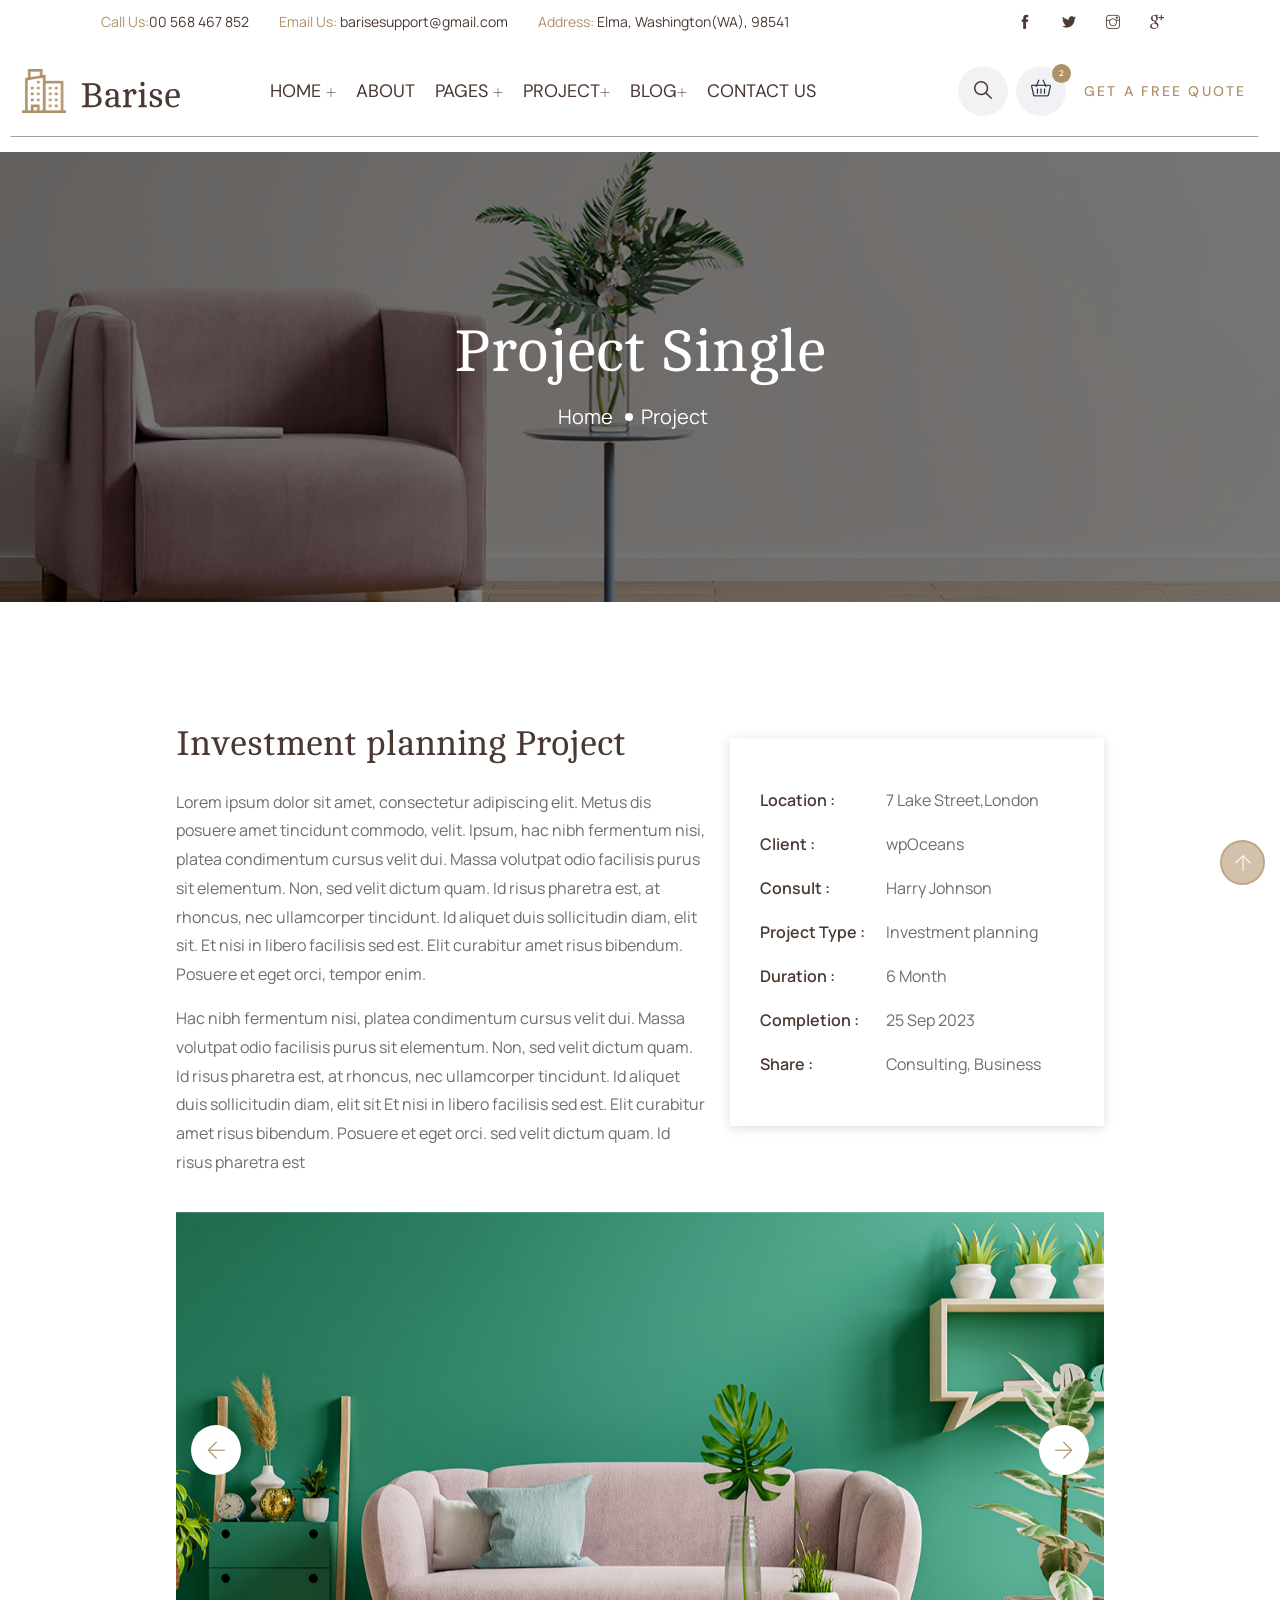
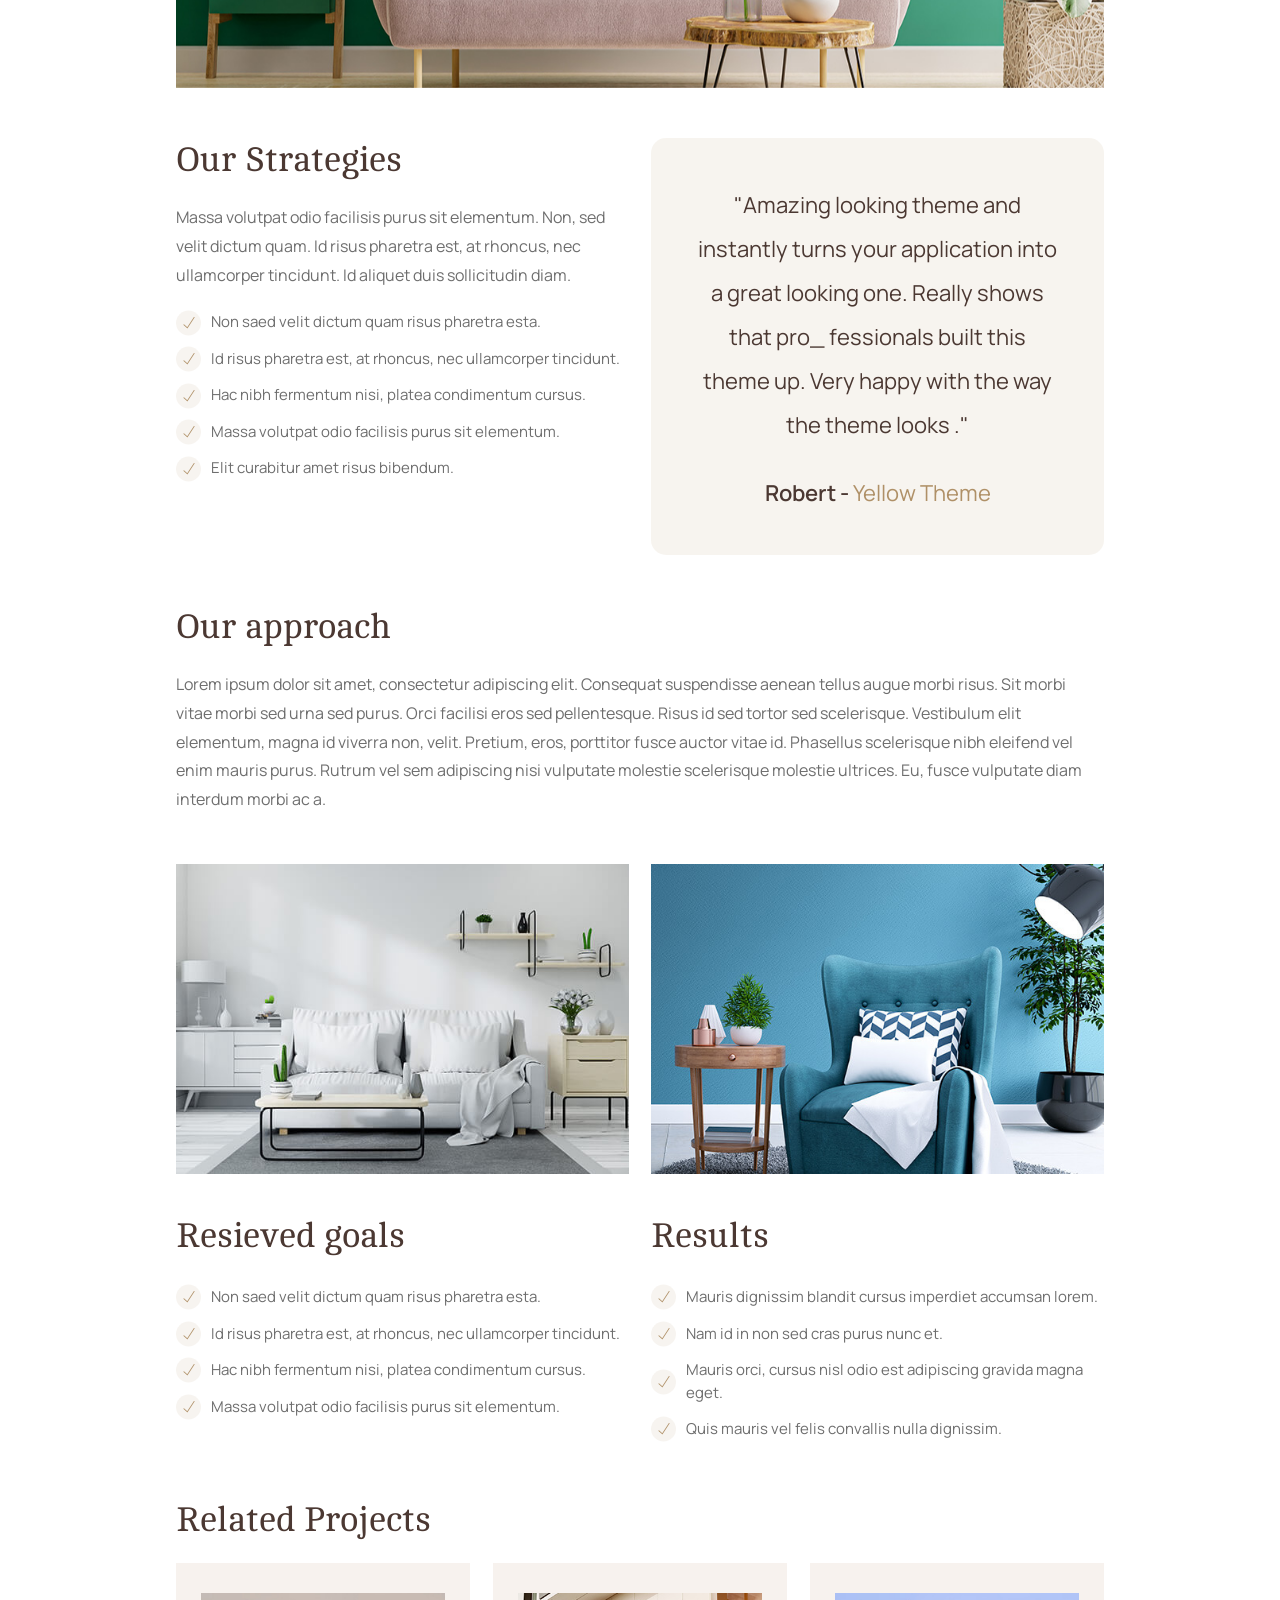
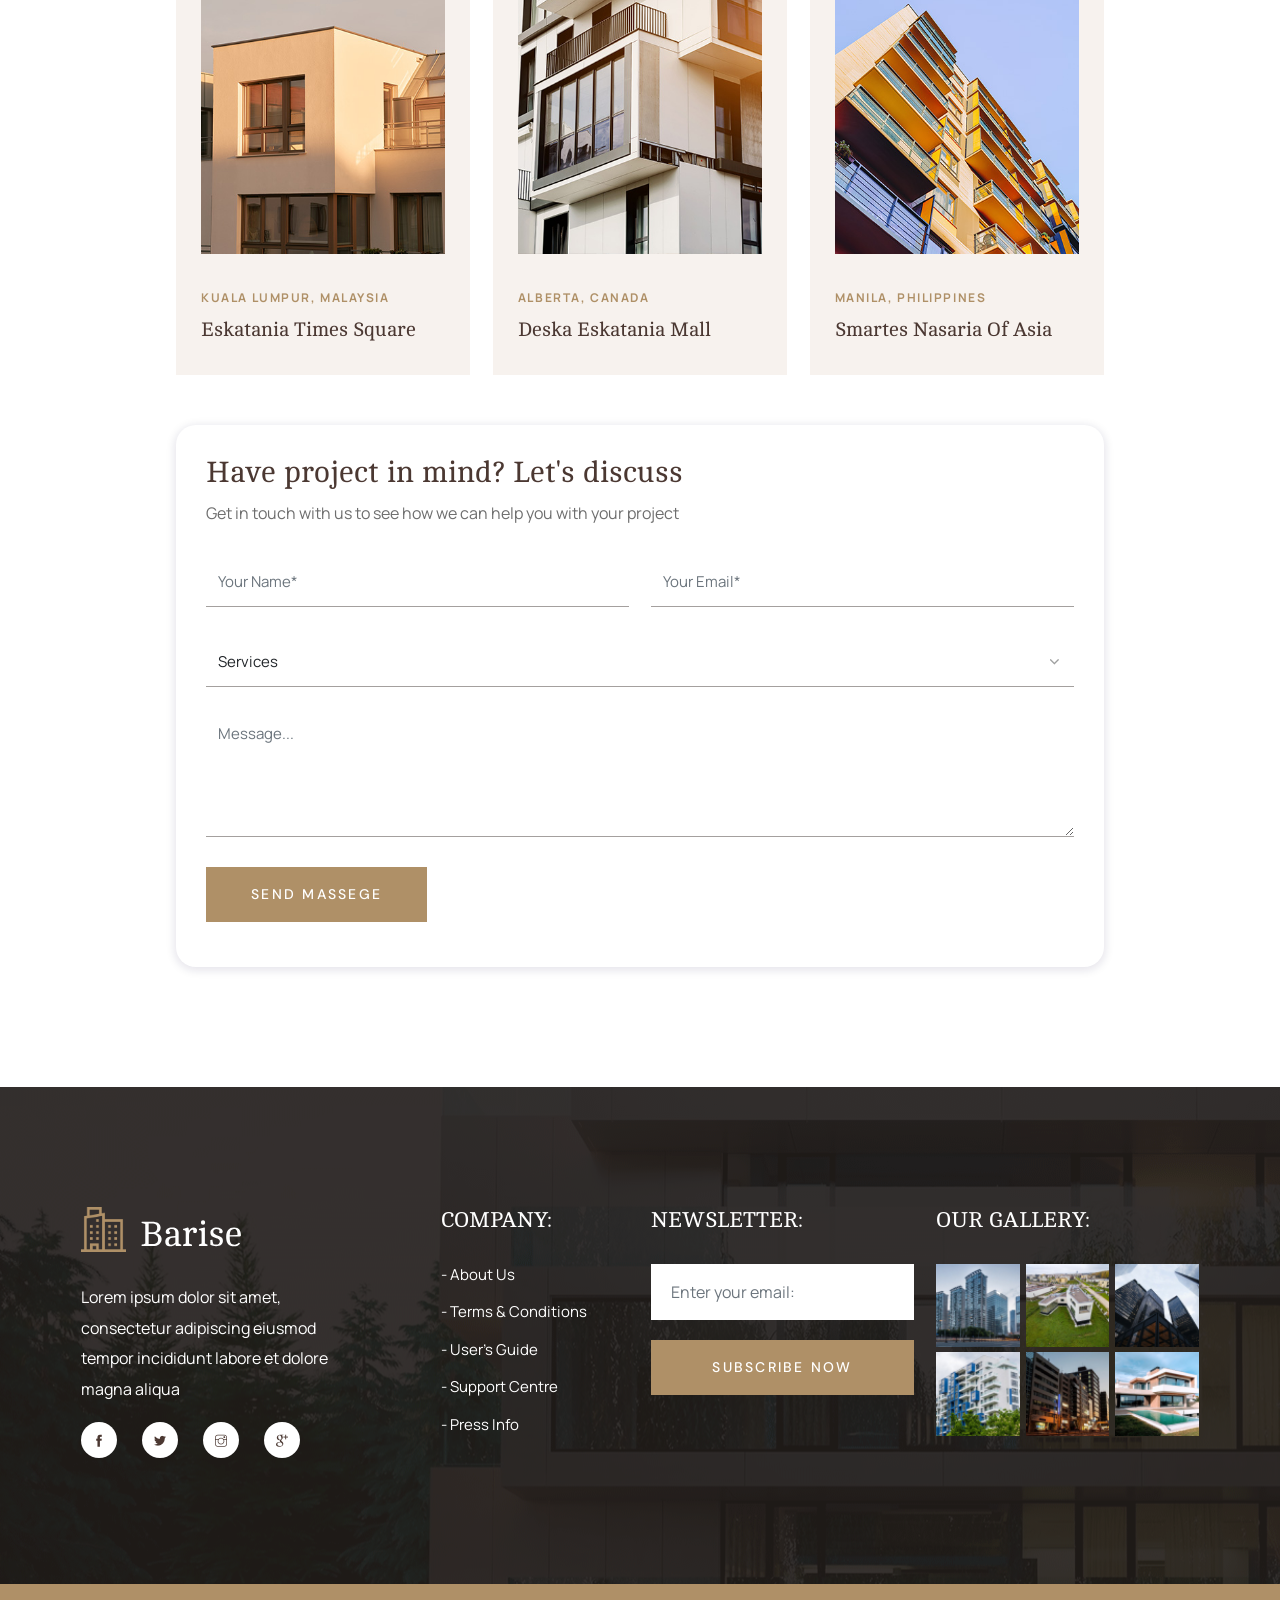
<file: project-single.html>
<!DOCTYPE html>
<html lang="en">

<head>
    <meta charset="utf-8">
    <meta http-equiv="X-UA-Compatible" content="IE=edge">
    <meta name="viewport" content="width=device-width, initial-scale=1">
    <meta name="author" content="wpOceans">
    <link rel="shortcut icon" type="image/png" href="assets/images/favicon.png">
    <title>Barise - Architecture & Interior HTML5 Template</title>
    <link href="assets/css/themify-icons.css" rel="stylesheet">
    <link href="assets/css/flaticon.css" rel="stylesheet">
    <link href="assets/css/bootstrap.min.css" rel="stylesheet">
    <link href="assets/css/animate.css" rel="stylesheet">
    <link href="assets/css/owl.carousel.css" rel="stylesheet">
    <link href="assets/css/owl.theme.css" rel="stylesheet">
    <link href="assets/css/slick.css" rel="stylesheet">
    <link href="assets/css/slick-theme.css" rel="stylesheet">
    <link href="assets/css/swiper.min.css" rel="stylesheet">
    <link href="assets/css/owl.transitions.css" rel="stylesheet">
    <link href="assets/css/jquery.fancybox.css" rel="stylesheet">
    <link href="assets/css/odometer-theme-default.css" rel="stylesheet">
    <link href="assets/sass/style.css" rel="stylesheet">
</head>

<body>

    <!-- start page-wrapper -->
    <div class="page-wrapper">
        <!-- start preloader -->
        <div class="preloader">
            <div class="vertical-centered-box">
                <div class="content">
                    <div class="loader-circle"></div>
                    <div class="loader-line-mask">
                        <div class="loader-line"></div>
                    </div>
                    <img src="assets/images/preloader.png" alt="">
                </div>
            </div>
        </div>
        <!-- end preloader -->
        <!-- Start header -->
        <header id="header" class="header-style-1 header-style-s3">
            <div class="topbar">
                <div class="container-fluid">
                    <div class="row">
                        <div class="col col-lg-9 col-12">
                            <div class="contact-intro">
                                <ul>
                                    <li><span>Call Us:</span>00 568 467 852</li>
                                    <li><span>Email Us:</span> barisesupport@gmail.com</li>
                                    <li><span>Address:</span> Elma, Washington(WA), 98541</li>
                                </ul>
                            </div>
                        </div>
                        <div class="col col-lg-3 col-12">
                            <div class="contact-info">
                                <ul>
                                    <li><a href="#"><i class="ti-facebook"></i></a></li>
                                    <li><a href="#"><i class="ti-twitter-alt"></i></a></li>
                                    <li><a href="#"><i class="ti-instagram"></i></a></li>
                                    <li><a href="#"><i class="ti-google"></i></a></li>
                                </ul>
                            </div>
                        </div>
                    </div>
                </div>
            </div>
            <!-- end topbar -->
            <div class="wpo-site-header">
                <nav class="navigation navbar navbar-expand-lg navbar-light">
                    <div class="container-fluid">
                        <div class="row align-items-center">
                            <div class="col-lg-3 col-md-3 col-3 d-lg-none dl-block">
                                <div class="mobail-menu">
                                    <button type="button" class="navbar-toggler open-btn">
                                        <span class="sr-only">Toggle navigation</span>
                                        <span class="icon-bar first-angle"></span>
                                        <span class="icon-bar middle-angle"></span>
                                        <span class="icon-bar last-angle"></span>
                                    </button>
                                </div>
                            </div>
                            <div class="col-lg-2 col-md-6 col-6">
                                <div class="navbar-header">
                                    <a class="navbar-brand" href="index.html"><img src="assets/images/logo.svg"
                                            alt="logo"></a>
                                </div>
                            </div>
                            <div class="col-lg-7 col-md-1 col-1">
                                <div id="navbar" class="collapse navbar-collapse navigation-holder">
                                    <button class="menu-close"><i class="ti-close"></i></button>
                                    <ul class="nav navbar-nav mb-2 mb-lg-0">
                                        <li class="menu-item-has-children">
                                            <a href="#">Home <i class="ti-plus"></i></a>
                                            <ul class="sub-menu">
                                                <li><a href="index.html">Home style 1</a></li>
                                                <li><a href="index-2.html">Home style 2</a></li>
                                            </ul>
                                        </li>
                                        <li><a href="about.html">About</a></li>
                                        <li class="menu-item-has-children">
                                            <a href="#">Pages <i class="ti-plus"></i></a>
                                            <ul class="sub-menu">
                                                <li><a href="service.html">Service</a></li>
                                                <li><a href="service-single.html">Service Single</a></li>
                                                <li><a href="team.html">Team</a></li>
                                                <li><a href="team-single.html">Team Single</a></li>
                                                <li><a href="shop.html">Shop</a></li>
                                                <li><a href="shop-single.html">Shop Single</a></li>
                                                <li><a href="cart.html">Cart</a></li>
                                                <li><a href="chackout.html">Chackout</a></li>
                                                <li><a href="404.html">404 Error</a></li>
                                            </ul>
                                        </li>
                                        <li class="menu-item-has-children">
                                            <a class="active" href="#">Project<i class="ti-plus"></i></a>
                                            <ul class="sub-menu">
                                                <li><a href="project.html">Project</a></li>
                                                <li><a class="active" href="project-single.html">Project Single</a></li>
                                            </ul>
                                        </li>
                                        <li class="menu-item-has-children">
                                            <a href="#">Blog<i class="ti-plus"></i></a>
                                            <ul class="sub-menu">
                                                <li><a href="blog.html">Blog right sidebar</a></li>
                                                <li><a href="blog-left-sidebar.html">Blog left sidebar</a></li>
                                                <li><a href="blog-fullwidth.html">Blog fullwidth</a></li>
                                                <li class="menu-item-has-children">
                                                    <a href="#">Blog details</a>
                                                    <ul class="sub-menu">
                                                        <li><a href="blog-single.html">Blog details right sidebar</a>
                                                        </li>
                                                        <li><a href="blog-single-left-sidebar.html">Blog details left
                                                                sidebar</a></li>
                                                        <li><a href="blog-single-fullwidth.html">Blog details
                                                                fullwidth</a></li>
                                                    </ul>
                                                </li>
                                            </ul>
                                        </li>
                                        <li><a href="contact.html">Contact us</a></li>
                                    </ul>

                                </div><!-- end of nav-collapse -->
                            </div>
                            <div class="col-lg-3 col-md-2 col-2">
                                <div class="header-right">
                                    <div class="header-search-form-wrapper">
                                        <div class="cart-search-contact">
                                            <button class="search-toggle-btn"><i class="fi flaticon-loupe"></i></button>
                                            <div class="header-search-form">
                                                <form>
                                                    <div>
                                                        <input type="text" class="form-control"
                                                            placeholder="Search here...">
                                                        <button type="submit"><i class="fi flaticon-loupe"></i></button>
                                                    </div>
                                                </form>
                                            </div>
                                        </div>
                                    </div>
                                    <div class="mini-cart">
                                        <button class="cart-toggle-btn"> <i class="fi flaticon-shopping-cart"></i> <span
                                                class="cart-count">2</span></button>
                                        <div class="mini-cart-content">
                                            <button class="mini-cart-close"><i class="ti-close"></i></button>
                                            <div class="mini-cart-items">
                                                <div class="mini-cart-item clearfix">
                                                    <div class="mini-cart-item-image">
                                                        <a href="shop.html"><img
                                                                src="assets/images/shop/mini-cart/img-1.jpg" alt></a>
                                                    </div>
                                                    <div class="mini-cart-item-des">
                                                        <a href="shop.html">Marble Side Table</a>
                                                        <span class="mini-cart-item-price">$20.15 x 1</span>
                                                        <span class="mini-cart-item-quantity"><a href="#"><i
                                                                    class="ti-close"></i></a></span>
                                                    </div>
                                                </div>
                                                <div class="mini-cart-item clearfix">
                                                    <div class="mini-cart-item-image">
                                                        <a href="shop.html"><img
                                                                src="assets/images/shop/mini-cart/img-2.jpg" alt></a>
                                                    </div>
                                                    <div class="mini-cart-item-des">
                                                        <a href="shop.html">Polygonal Vase</a>
                                                        <span class="mini-cart-item-price">$13.25 x 2</span>
                                                        <span class="mini-cart-item-quantity"><a href="#"><i
                                                                    class="ti-close"></i></a></span>
                                                    </div>
                                                </div>
                                            </div>
                                            <div class="mini-cart-action clearfix">
                                                <span class="mini-checkout-price">Subtotal: <span>$215.14</span></span>
                                                <div class="mini-btn">
                                                    <a href="checkout.html" class="view-cart-btn s1">Checkout</a>
                                                    <a href="cart.html" class="view-cart-btn">View Cart</a>
                                                </div>
                                            </div>
                                        </div>
                                    </div>
                                    <div class="close-form">
                                        <a class="header-theme-btn" href="contact.html">GET A free QUOTE</a>
                                    </div>
                                </div>
                            </div>
                        </div>
                    </div><!-- end of container -->
                </nav>
            </div>
        </header>
        <!-- end of header -->

        <!-- start wpo-page-title -->
        <section class="wpo-page-title">
            <div class="container">
                <div class="row">
                    <div class="col col-xs-12">
                        <div class="wpo-breadcumb-wrap">
                            <h2>Project Single</h2>
                            <ol class="wpo-breadcumb-wrap">
                                <li><a href="index.html">Home</a></li>
                                <li>Project</li>
                            </ol>
                        </div>
                    </div>
                </div> <!-- end row -->
            </div> <!-- end container -->
        </section>
        <!-- end page-title -->

        <!-- wpo-project-single-area start -->
        <div class="wpo-project-single-area section-padding">
            <div class="container">
                <div class="row justify-content-center">
                    <div class="col-lg-10 col-12">
                        <div class="wpo-project-single-wrap">
                            <div class="wpo-project-single-item">
                                <div class="row align-items-center">
                                    <div class="col-lg-7">
                                        <div class="wpo-project-single-title">
                                            <h3>Investment planning Project</h3>
                                        </div>
                                        <p>Lorem ipsum dolor sit amet, consectetur adipiscing elit. Metus dis posuere
                                            amet
                                            tincidunt commodo, velit. Ipsum, hac nibh fermentum nisi, platea condimentum
                                            cursus
                                            velit dui. Massa volutpat odio facilisis purus sit elementum. Non, sed velit
                                            dictum
                                            quam. Id risus pharetra est, at rhoncus, nec ullamcorper tincidunt. Id
                                            aliquet duis
                                            sollicitudin diam, elit sit. Et nisi in libero facilisis sed est. Elit
                                            curabitur
                                            amet risus bibendum. Posuere et eget orci, tempor enim.</p>
                                        <p>Hac nibh fermentum nisi, platea condimentum cursus velit dui. Massa volutpat
                                            odio
                                            facilisis purus sit elementum. Non, sed velit dictum quam. Id risus pharetra
                                            est, at
                                            rhoncus, nec ullamcorper tincidunt. Id aliquet duis sollicitudin diam, elit
                                            sit Et nisi in libero facilisis sed est. Elit curabitur amet risus bibendum.
                                            Posuere et eget orci. sed velit dictum quam. Id risus pharetra est</p>
                                    </div>
                                    <div class="col-lg-5">
                                        <div class="wpo-project-single-content-des-right">
                                            <ul>
                                                <li>Location :<span>7 Lake Street,London</span></li>
                                                <li>Client :<span>wpOceans</span></li>
                                                <li>Consult :<span>Harry Johnson</span></li>
                                                <li>Project Type :<span>Investment planning</span></li>
                                                <li>Duration :<span>6 Month</span></li>
                                                <li>Completion :<span>25 Sep 2023</span></li>
                                                <li>Share :<span>Consulting, Business</span></li>
                                            </ul>
                                        </div>
                                    </div>
                                </div>
                                <div class="wpo-project-single-main-img owl-carousel">
                                    <img src="assets/images/project-single/4.jpg" alt="">
                                    <img src="assets/images/project-single/1.jpg" alt="">
                                </div>
                            </div>
                            <div class="wpo-project-single-item list-widget">
                                <div class="row">
                                    <div class="col-lg-6">
                                        <div class="wpo-project-single-title">
                                            <h3>Our Strategies</h3>
                                        </div>
                                        <p>Massa volutpat odio facilisis purus sit elementum. Non, sed velit dictum
                                            quam. Id
                                            risus pharetra est, at rhoncus, nec ullamcorper tincidunt. Id aliquet duis
                                            sollicitudin diam.</p>
                                        <ul>
                                            <li>Non saed velit dictum quam risus pharetra esta.</li>
                                            <li>Id risus pharetra est, at rhoncus, nec ullamcorper tincidunt.</li>
                                            <li>Hac nibh fermentum nisi, platea condimentum cursus.</li>
                                            <li>Massa volutpat odio facilisis purus sit elementum.</li>
                                            <li>Elit curabitur amet risus bibendum.</li>
                                        </ul>
                                    </div>
                                    <div class="col-lg-6">
                                        <div class="wpo-project-single-item-quote">
                                            <p>"Amazing looking theme and instantly turns your application into a great
                                                looking one. Really shows that pro_ fessionals built this theme up. Very
                                                happy with the way the theme looks ."</p>
                                            <span>Robert - <span>Yellow Theme</span></span>
                                        </div>
                                    </div>
                                </div>
                            </div>
                            <div class="wpo-project-single-item">
                                <div class="wpo-project-single-title">
                                    <h3>Our approach</h3>
                                </div>
                                <p>Lorem ipsum dolor sit amet, consectetur adipiscing elit. Consequat suspendisse aenean
                                    tellus augue morbi risus. Sit morbi vitae morbi sed urna sed purus. Orci facilisi
                                    eros sed pellentesque. Risus id sed tortor sed scelerisque. Vestibulum elit
                                    elementum, magna id viverra non, velit. Pretium, eros, porttitor fusce auctor vitae
                                    id. Phasellus scelerisque nibh eleifend vel enim mauris purus. Rutrum vel sem
                                    adipiscing nisi vulputate molestie scelerisque molestie ultrices. Eu, fusce
                                    vulputate diam interdum morbi ac a.</p>
                            </div>
                            <div class="wpo-project-single-gallery">
                                <div class="row mt-4">
                                    <div class="col-md-6 col-sm-6 col-12">
                                        <div class="wpo-p-details-img">
                                            <img src="assets/images/project-single/2.jpg" alt="">
                                        </div>
                                    </div>
                                    <div class="col-md-6 col-sm-6 col-12">
                                        <div class="wpo-p-details-img">
                                            <img src="assets/images/project-single/3.jpg" alt="">
                                        </div>
                                    </div>
                                </div>
                            </div>
                            <div class="wpo-project-single-item list-widget">
                                <div class="row">
                                    <div class="col-lg-6">
                                        <div class="wpo-project-single-title">
                                            <h3>Resieved goals</h3>
                                        </div>
                                        <ul>
                                            <li>Non saed velit dictum quam risus pharetra esta.</li>
                                            <li>Id risus pharetra est, at rhoncus, nec ullamcorper tincidunt.</li>
                                            <li>Hac nibh fermentum nisi, platea condimentum cursus.</li>
                                            <li>Massa volutpat odio facilisis purus sit elementum.</li>
                                        </ul>
                                    </div>
                                    <div class="col-lg-6 list-widget-s">
                                        <div class="wpo-project-single-title">
                                            <h3>Results</h3>
                                        </div>
                                        <ul>
                                            <li>Mauris dignissim blandit cursus imperdiet accumsan lorem.</li>
                                            <li>Nam id in non sed cras purus nunc et.</li>
                                            <li>Mauris orci, cursus nisl odio est adipiscing gravida magna eget.</li>
                                            <li>Quis mauris vel felis convallis nulla dignissim.</li>
                                        </ul>
                                    </div>
                                </div>
                            </div>
                            <div class="wpo-project-single-item related-project">
                                <div class="wpo-project-single-title">
                                    <h3>Related Projects</h3>
                                </div>
                                <div class="wpo-project-section-s4">
                                    <div class="row">
                                        <div class="col col-xs-12 sortable-project">
                                            <div class="wpo-project-container">
                                                <div class="row">
                                                    <div class="col-lg-4 col-md-6 col-12">
                                                        <div class="project-single">
                                                            <div class="project-single-img">
                                                                <img src="assets/images/project/1.jpg" alt="">
                                                            </div>
                                                            <div class="project-single-text">
                                                                <span>KUALA LUMPUR, MALAYSIA</span>
                                                                <a href="project-single.html">
                                                                    <h2>Eskatania Times Square</h2>
                                                                </a>
                                                            </div>
                                                        </div>
                                                    </div>
                                                    <div class="col-lg-4 col-md-6 col-12">
                                                        <div class="project-single">
                                                            <div class="project-single-img">
                                                                <img src="assets/images/project/2.jpg" alt="">
                                                            </div>
                                                            <div class="project-single-text">
                                                                <span>ALBERTA, CANADA</span>
                                                                <a href="project-single.html">
                                                                    <h2>Deska Eskatania Mall</h2>
                                                                </a>
                                                            </div>
                                                        </div>
                                                    </div>
                                                    <div class="col-lg-4 col-md-6 col-12">
                                                        <div class="project-single">
                                                            <div class="project-single-img">
                                                                <img src="assets/images/project/3.jpg" alt="">
                                                            </div>
                                                            <div class="project-single-text">
                                                                <span>MANILA, PHILIPPINES</span>
                                                                <a href="project-single.html">
                                                                    <h2>Smartes Nasaria of Asia</h2>
                                                                </a>
                                                            </div>
                                                        </div>
                                                    </div>
                                                </div>
                                            </div>
                                        </div>
                                    </div> <!-- end row -->
                                </div>
                            </div>
                            <div class="wpo-project-single-item">
                                <div class="wpo-project-contact-area">
                                    <div class="wpo-contact-title">
                                        <h2>Have project in mind? Let's discuss</h2>
                                        <p>Get in touch with us to see how we can help you with your project</p>
                                    </div>
                                    <div class="wpo-contact-form-area">
                                        <form method="post" class="contact-validation-active" id="contact-form-main">
                                            <div class="row">
                                                <div class="col col-lg-6 col-md-6 col-12">
                                                    <input type="text" class="form-control" name="name" id="name"
                                                        placeholder="Your Name*">
                                                </div>
                                                <div class="col col-lg-6 col-md-6 col-12">
                                                    <input type="email" class="form-control" name="email" id="email"
                                                        placeholder="Your Email*">
                                                </div>
                                                <div class="col col-lg-12 col-12">
                                                    <select name="service" class="form-control">
                                                        <option disabled="disabled" selected="">Services</option>
                                                        <option>Tax Management</option>
                                                        <option>Financial Advices</option>
                                                        <option>Risk Management</option>
                                                    </select>
                                                </div>
                                                <div class="fullwidth col col-lg-12 col-12">
                                                    <textarea class="form-control" name="note" id="note"
                                                        placeholder="Message..."></textarea>
                                                </div>
                                            </div>
                                            <div class="submit-area">
                                                <button type="submit" class="theme-btn">Send Massege</button>
                                                <div id="loader">
                                                    <i class="ti-reload"></i>
                                                </div>
                                            </div>
                                            <div class="clearfix error-handling-messages">
                                                <div id="success">Thank you Massage Sended</div>
                                                <div id="error"> Error occurred while sending email. Please try again
                                                    later. </div>
                                            </div>
                                        </form>
                                    </div>
                                </div>
                            </div>
                        </div>
                    </div>
                </div>
            </div>
        </div>
        <!-- wpo-service-single-area end -->

        <!-- start of wpo-site-footer-section-s2 -->
        <footer class="wpo-site-footer-s2">
            <div class="wpo-upper-footer">
                <div class="container">
                    <div class="row">
                        <div class="col col-lg-3 col-md-6 col-sm-12 col-12">
                            <div class="widget about-widget">
                                <div class="logo widget-title">
                                    <img src="assets/images/logo-2.svg" alt="blog">
                                </div>
                                <p>Lorem ipsum dolor sit amet, consectetur adipiscing
                                    eiusmod tempor incididunt
                                    labore et dolore magna aliqua</p>
                                <div class="social-icon">
                                    <ul>
                                        <li>
                                            <a href="#">
                                                <i class="ti-facebook"></i>
                                            </a>
                                        </li>
                                        <li>
                                            <a href="#">
                                                <i class="ti-twitter-alt"></i>
                                            </a>
                                        </li>
                                        <li>
                                            <a href="#">
                                                <i class="ti-instagram"></i>
                                            </a>
                                        </li>
                                        <li>
                                            <a href="#">
                                                <i class="ti-google"></i>
                                            </a>
                                        </li>
                                    </ul>
                                </div>

                            </div>
                        </div>
                        <div class="col col-lg-3 col-md-6 col-sm-12 col-12">
                            <div class="widget link-widget">
                                <div class="widget-title">
                                    <h3>company:</h3>
                                </div>
                                <ul>
                                    <li><a href="#">- About Us</a></li>
                                    <li><a href="#">- Terms & Conditions</a></li>
                                    <li><a href="#">- User’s Guide</a></li>
                                    <li><a href="#">- Support Centre</a></li>
                                    <li><a href="#">- Press Info</a></li>
                                </ul>
                            </div>
                        </div>
                        <div class="col col-lg-3 col-md-6 col-sm-12 col-12">
                            <div class="widget newsletter-widget">
                                <div class="widget-title">
                                    <h3>Newsletter:</h3>
                                </div>
                                <div class="f-from">
                                    <input type="email" class="form-control" placeholder="Enter your email:">
                                    <input type="submit" class="theme-btn" value="subscribe now">
                                </div>
                            </div>
                        </div>
                        <div class="col col-lg-3 col-md-6 col-sm-12 col-12">
                            <div class="widget instagram">
                                <div class="widget-title">
                                    <h3>Our Gallery:</h3>
                                </div>
                                <ul>
                                    <li><img src="assets/images/instagram/img-1.jpg" alt=""></li>
                                    <li><img src="assets/images/instagram/img-2.jpg" alt=""></li>
                                    <li><img src="assets/images/instagram/img-3.jpg" alt=""></li>
                                    <li><img src="assets/images/instagram/img-4.jpg" alt=""></li>
                                    <li><img src="assets/images/instagram/img-5.jpg" alt=""></li>
                                    <li><img src="assets/images/instagram/img-6.jpg" alt=""></li>
                                </ul>
                            </div>
                        </div>
                    </div>
                </div> <!-- end container -->
            </div>
            <div class="wpo-lower-footer">
                <div class="container">
                    <div class="lower-wrap">
                        <div class="row justify-content-center">
                            <div class="col col-lg-6 col-12">
                                <p class="copyright"> Copyright © 2023 Barise by <a href="index.html">wpOceans</a>.
                                    All
                                    Rights Reserved.</p>
                            </div>
                        </div>
                    </div>
                </div>
            </div>
        </footer>
        <!-- end of wpo-site-footer-section-s2 -->


    </div>
    <!-- end of page-wrapper -->

    <!-- All JavaScript files
    ================================================== -->
    <script src="assets/js/jquery.min.js"></script>
    <script src="assets/js/bootstrap.bundle.min.js"></script>
    <!-- Plugins for this template -->
    <script src="assets/js/modernizr.custom.js"></script>
    <script src="assets/js/jquery.dlmenu.js"></script>
    <script src="assets/js/jquery-plugin-collection.js"></script>
    <!-- Custom script for this template -->
    <script src="assets/js/script.js"></script>

</body>

</html>
</file>
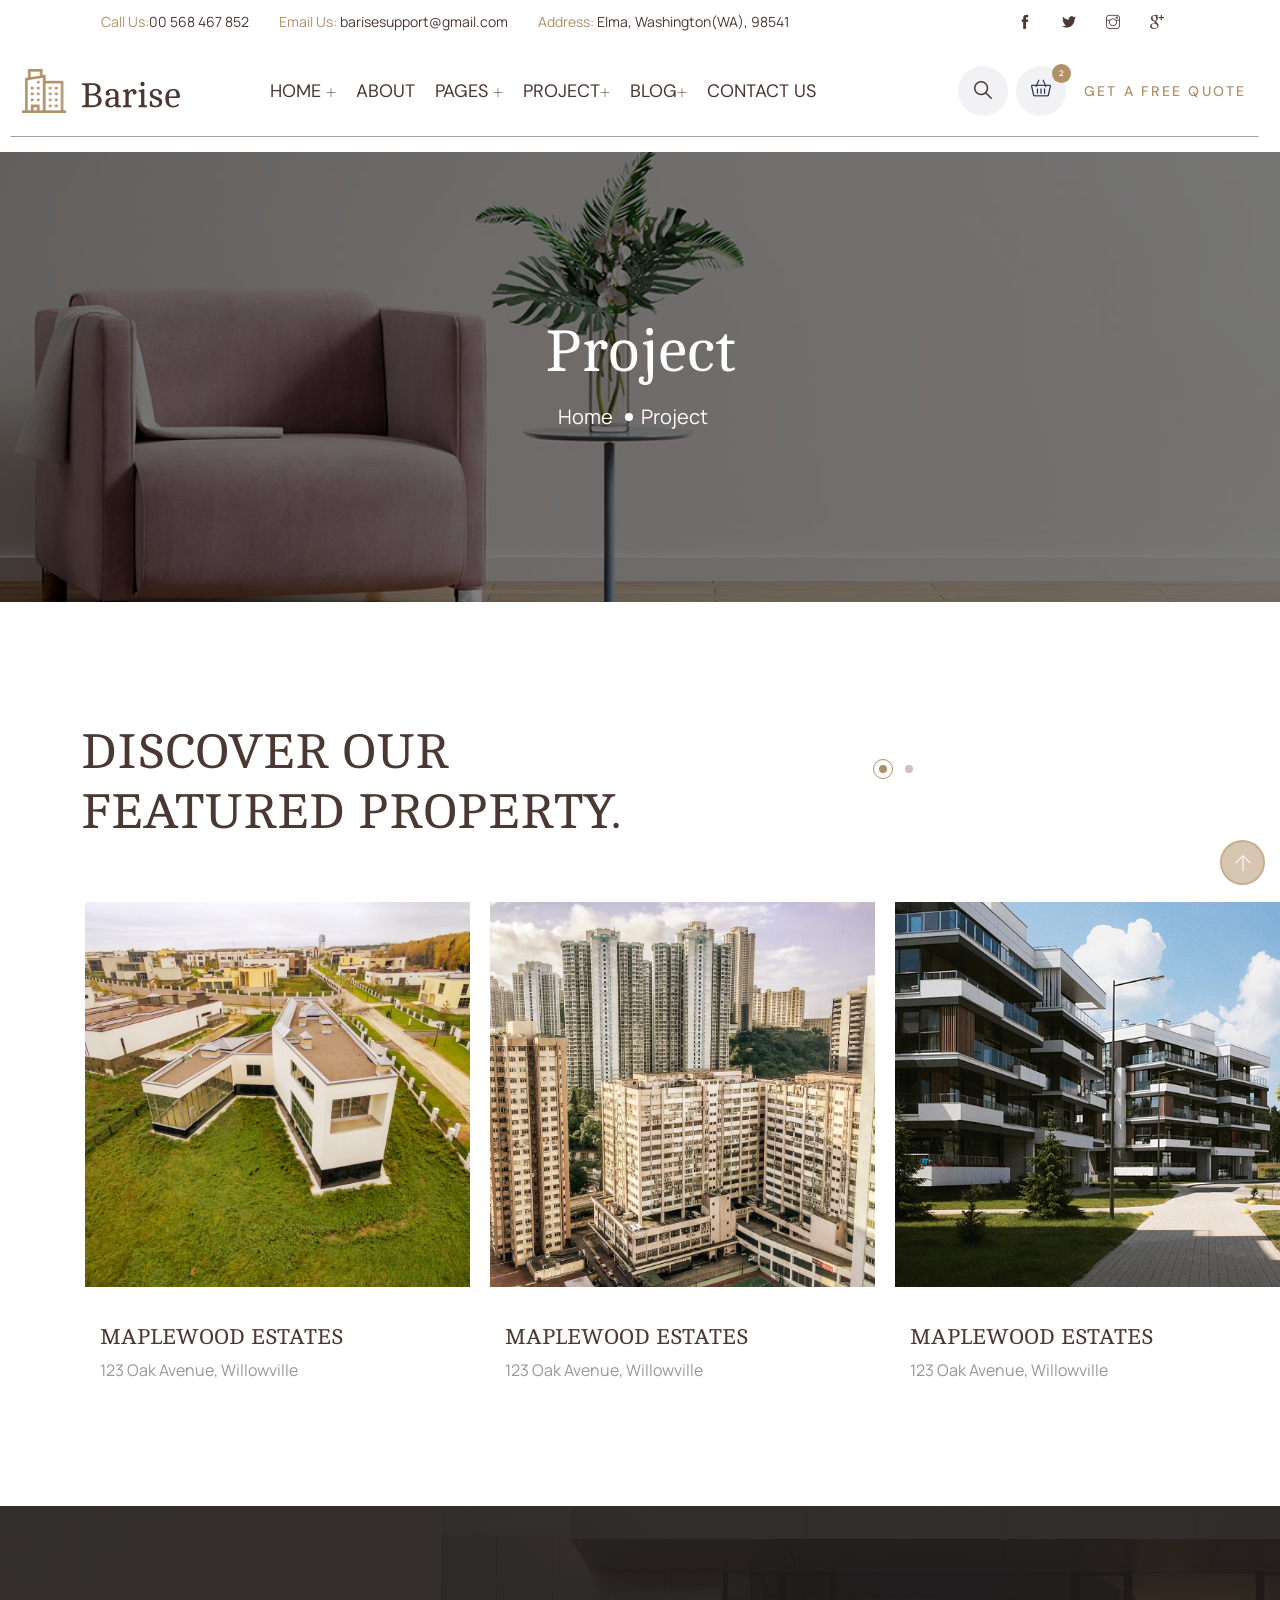
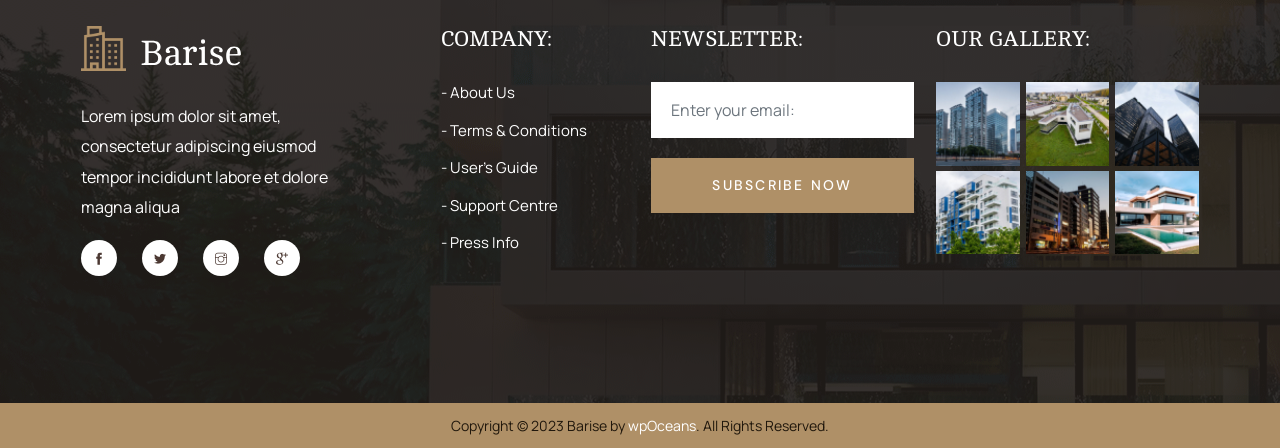
<file: project.html>
<!DOCTYPE html>
<html lang="en">

<head>
    <meta charset="utf-8">
    <meta http-equiv="X-UA-Compatible" content="IE=edge">
    <meta name="viewport" content="width=device-width, initial-scale=1">
    <meta name="author" content="wpOceans">
    <link rel="shortcut icon" type="image/png" href="assets/images/favicon.png">
    <title>Barise - Architecture & Interior HTML5 Template</title>
    <link href="assets/css/themify-icons.css" rel="stylesheet">
    <link href="assets/css/flaticon.css" rel="stylesheet">
    <link href="assets/css/bootstrap.min.css" rel="stylesheet">
    <link href="assets/css/animate.css" rel="stylesheet">
    <link href="assets/css/owl.carousel.css" rel="stylesheet">
    <link href="assets/css/owl.theme.css" rel="stylesheet">
    <link href="assets/css/slick.css" rel="stylesheet">
    <link href="assets/css/slick-theme.css" rel="stylesheet">
    <link href="assets/css/swiper.min.css" rel="stylesheet">
    <link href="assets/css/owl.transitions.css" rel="stylesheet">
    <link href="assets/css/jquery.fancybox.css" rel="stylesheet">
    <link href="assets/css/odometer-theme-default.css" rel="stylesheet">
    <link href="assets/sass/style.css" rel="stylesheet">
</head>

<body>

    <!-- start page-wrapper -->
    <div class="page-wrapper">
        <!-- start preloader -->
        <div class="preloader">
            <div class="vertical-centered-box">
                <div class="content">
                    <div class="loader-circle"></div>
                    <div class="loader-line-mask">
                        <div class="loader-line"></div>
                    </div>
                    <img src="assets/images/preloader.png" alt="">
                </div>
            </div>
        </div>
        <!-- end preloader -->
        <!-- Start header -->
        <header id="header" class="header-style-1 header-style-s3">
            <div class="topbar">
                <div class="container-fluid">
                    <div class="row">
                        <div class="col col-lg-9 col-12">
                            <div class="contact-intro">
                                <ul>
                                    <li><span>Call Us:</span>00 568 467 852</li>
                                    <li><span>Email Us:</span> barisesupport@gmail.com</li>
                                    <li><span>Address:</span> Elma, Washington(WA), 98541</li>
                                </ul>
                            </div>
                        </div>
                        <div class="col col-lg-3 col-12">
                            <div class="contact-info">
                                <ul>
                                    <li><a href="#"><i class="ti-facebook"></i></a></li>
                                    <li><a href="#"><i class="ti-twitter-alt"></i></a></li>
                                    <li><a href="#"><i class="ti-instagram"></i></a></li>
                                    <li><a href="#"><i class="ti-google"></i></a></li>
                                </ul>
                            </div>
                        </div>
                    </div>
                </div>
            </div>
            <!-- end topbar -->
            <div class="wpo-site-header">
                <nav class="navigation navbar navbar-expand-lg navbar-light">
                    <div class="container-fluid">
                        <div class="row align-items-center">
                            <div class="col-lg-3 col-md-3 col-3 d-lg-none dl-block">
                                <div class="mobail-menu">
                                    <button type="button" class="navbar-toggler open-btn">
                                        <span class="sr-only">Toggle navigation</span>
                                        <span class="icon-bar first-angle"></span>
                                        <span class="icon-bar middle-angle"></span>
                                        <span class="icon-bar last-angle"></span>
                                    </button>
                                </div>
                            </div>
                            <div class="col-lg-2 col-md-6 col-6">
                                <div class="navbar-header">
                                    <a class="navbar-brand" href="index.html"><img src="assets/images/logo.svg"
                                            alt="logo"></a>
                                </div>
                            </div>
                            <div class="col-lg-7 col-md-1 col-1">
                                <div id="navbar" class="collapse navbar-collapse navigation-holder">
                                    <button class="menu-close"><i class="ti-close"></i></button>
                                    <ul class="nav navbar-nav mb-2 mb-lg-0">
                                        <li class="menu-item-has-children">
                                            <a href="#">Home <i class="ti-plus"></i></a>
                                            <ul class="sub-menu">
                                                <li><a href="index.html">Home style 1</a></li>
                                                <li><a href="index-2.html">Home style 2</a></li>
                                            </ul>
                                        </li>
                                        <li><a href="about.html">About</a></li>
                                        <li class="menu-item-has-children">
                                            <a href="#">Pages <i class="ti-plus"></i></a>
                                            <ul class="sub-menu">
                                                <li><a href="service.html">Service</a></li>
                                                <li><a href="service-single.html">Service Single</a></li>
                                                <li><a href="team.html">Team</a></li>
                                                <li><a href="team-single.html">Team Single</a></li>
                                                <li><a href="shop.html">Shop</a></li>
                                                <li><a href="shop-single.html">Shop Single</a></li>
                                                <li><a href="cart.html">Cart</a></li>
                                                <li><a href="chackout.html">Chackout</a></li>
                                                <li><a href="404.html">404 Error</a></li>
                                            </ul>
                                        </li>
                                        <li class="menu-item-has-children">
                                            <a class="active" href="#">Project<i class="ti-plus"></i></a>
                                            <ul class="sub-menu">
                                                <li><a class="active" href="project.html">Project</a></li>
                                                <li><a href="project-single.html">Project Single</a></li>
                                            </ul>
                                        </li>
                                        <li class="menu-item-has-children">
                                            <a href="#">Blog<i class="ti-plus"></i></a>
                                            <ul class="sub-menu">
                                                <li><a href="blog.html">Blog right sidebar</a></li>
                                                <li><a href="blog-left-sidebar.html">Blog left sidebar</a></li>
                                                <li><a href="blog-fullwidth.html">Blog fullwidth</a></li>
                                                <li class="menu-item-has-children">
                                                    <a href="#">Blog details</a>
                                                    <ul class="sub-menu">
                                                        <li><a href="blog-single.html">Blog details right sidebar</a>
                                                        </li>
                                                        <li><a href="blog-single-left-sidebar.html">Blog details left
                                                                sidebar</a></li>
                                                        <li><a href="blog-single-fullwidth.html">Blog details
                                                                fullwidth</a></li>
                                                    </ul>
                                                </li>
                                            </ul>
                                        </li>
                                        <li><a href="contact.html">Contact us</a></li>
                                    </ul>

                                </div><!-- end of nav-collapse -->
                            </div>
                            <div class="col-lg-3 col-md-2 col-2">
                                <div class="header-right">
                                    <div class="header-search-form-wrapper">
                                        <div class="cart-search-contact">
                                            <button class="search-toggle-btn"><i class="fi flaticon-loupe"></i></button>
                                            <div class="header-search-form">
                                                <form>
                                                    <div>
                                                        <input type="text" class="form-control"
                                                            placeholder="Search here...">
                                                        <button type="submit"><i class="fi flaticon-loupe"></i></button>
                                                    </div>
                                                </form>
                                            </div>
                                        </div>
                                    </div>
                                    <div class="mini-cart">
                                        <button class="cart-toggle-btn"> <i class="fi flaticon-shopping-cart"></i> <span
                                                class="cart-count">2</span></button>
                                        <div class="mini-cart-content">
                                            <button class="mini-cart-close"><i class="ti-close"></i></button>
                                            <div class="mini-cart-items">
                                                <div class="mini-cart-item clearfix">
                                                    <div class="mini-cart-item-image">
                                                        <a href="shop.html"><img
                                                                src="assets/images/shop/mini-cart/img-1.jpg" alt></a>
                                                    </div>
                                                    <div class="mini-cart-item-des">
                                                        <a href="shop.html">Marble Side Table</a>
                                                        <span class="mini-cart-item-price">$20.15 x 1</span>
                                                        <span class="mini-cart-item-quantity"><a href="#"><i
                                                                    class="ti-close"></i></a></span>
                                                    </div>
                                                </div>
                                                <div class="mini-cart-item clearfix">
                                                    <div class="mini-cart-item-image">
                                                        <a href="shop.html"><img
                                                                src="assets/images/shop/mini-cart/img-2.jpg" alt></a>
                                                    </div>
                                                    <div class="mini-cart-item-des">
                                                        <a href="shop.html">Polygonal Vase</a>
                                                        <span class="mini-cart-item-price">$13.25 x 2</span>
                                                        <span class="mini-cart-item-quantity"><a href="#"><i
                                                                    class="ti-close"></i></a></span>
                                                    </div>
                                                </div>
                                            </div>
                                            <div class="mini-cart-action clearfix">
                                                <span class="mini-checkout-price">Subtotal: <span>$215.14</span></span>
                                                <div class="mini-btn">
                                                    <a href="checkout.html" class="view-cart-btn s1">Checkout</a>
                                                    <a href="cart.html" class="view-cart-btn">View Cart</a>
                                                </div>
                                            </div>
                                        </div>
                                    </div>
                                    <div class="close-form">
                                        <a class="header-theme-btn" href="contact.html">GET A free QUOTE</a>
                                    </div>
                                </div>
                            </div>
                        </div>
                    </div><!-- end of container -->
                </nav>
            </div>
        </header>
        <!-- end of header -->

        <!-- start wpo-page-title -->
        <section class="wpo-page-title">
            <div class="container">
                <div class="row">
                    <div class="col col-xs-12">
                        <div class="wpo-breadcumb-wrap">
                            <h2>Project</h2>
                            <ol class="wpo-breadcumb-wrap">
                                <li><a href="index.html">Home</a></li>
                                <li>Project</li>
                            </ol>
                        </div>
                    </div>
                </div> <!-- end row -->
            </div> <!-- end container -->
        </section>
        <!-- end page-title -->

                <!-- start of barise-property-section -->
                <section class="barise-property-section section-padding">
                    <div class="container">
                        <div class="row">
                            <div class="col-lg-7 col-12">
                                <div class="wpo-section-title">
                                    <h2>Discover our featured property.</h2>
                                </div>
                            </div>
                        </div>
                    </div>
                    <div class="container-fluid carousel-left">
                        <div class="choose-slider owl-carousel">
                            <div class="card-single">
                                <div class="image">
                                    <img src="assets/images/property/1.jpg" alt="">
                                    <ul>
                                        <li>
                                            <div class="icon">
                                                <img src="assets/images/property/1.svg" alt="">
                                            </div>
                                            <div class="text-dos">
                                                03 beds
                                            </div>
                                        </li>
                                        <li>
                                            <div class="icon">
                                                <img src="assets/images/property/2.svg" alt="">
                                            </div>
                                            <div class="text-dos">
                                                04 baths
                                            </div>
                                        </li>
                                        <li>
                                            <div class="icon">
                                                <img src="assets/images/property/3.svg" alt="">
                                            </div>
                                            <div class="text-dos">
                                                02 garage
                                            </div>
                                        </li>
                                        <li>
                                            <div class="icon">
                                                <img src="assets/images/property/4.svg" alt="">
                                            </div>
                                            <div class="text-dos">
                                                800 sq ft
                                            </div>
                                        </li>
                                    </ul>
                                </div>
                                <div class="text">
                                    <h2><a href="project-single.html">Maplewood Estates</a></h2>
                                    <span>123 Oak Avenue, Willowville</span>
                                </div>
                            </div>
                            <div class="card-single">
                                <div class="image">
                                    <img src="assets/images/property/2.jpg" alt="">
                                    <ul>
                                        <li>
                                            <div class="icon">
                                                <img src="assets/images/property/1.svg" alt="">
                                            </div>
                                            <div class="text-dos">
                                                03 beds
                                            </div>
                                        </li>
                                        <li>
                                            <div class="icon">
                                                <img src="assets/images/property/2.svg" alt="">
                                            </div>
                                            <div class="text-dos">
                                                04 baths
                                            </div>
                                        </li>
                                        <li>
                                            <div class="icon">
                                                <img src="assets/images/property/3.svg" alt="">
                                            </div>
                                            <div class="text-dos">
                                                02 garage
                                            </div>
                                        </li>
                                        <li>
                                            <div class="icon">
                                                <img src="assets/images/property/4.svg" alt="">
                                            </div>
                                            <div class="text-dos">
                                                800 sq ft
                                            </div>
                                        </li>
                                    </ul>
                                </div>
                                <div class="text">
                                    <h2><a href="project-single.html">Maplewood Estates</a></h2>
                                    <span>123 Oak Avenue, Willowville</span>
                                </div>
                            </div>
                            <div class="card-single">
                                <div class="image">
                                    <img src="assets/images/property/3.jpg" alt="">
                                    <ul>
                                        <li>
                                            <div class="icon">
                                                <img src="assets/images/property/1.svg" alt="">
                                            </div>
                                            <div class="text-dos">
                                                03 beds
                                            </div>
                                        </li>
                                        <li>
                                            <div class="icon">
                                                <img src="assets/images/property/2.svg" alt="">
                                            </div>
                                            <div class="text-dos">
                                                04 baths
                                            </div>
                                        </li>
                                        <li>
                                            <div class="icon">
                                                <img src="assets/images/property/3.svg" alt="">
                                            </div>
                                            <div class="text-dos">
                                                02 garage
                                            </div>
                                        </li>
                                        <li>
                                            <div class="icon">
                                                <img src="assets/images/property/4.svg" alt="">
                                            </div>
                                            <div class="text-dos">
                                                800 sq ft
                                            </div>
                                        </li>
                                    </ul>
                                </div>
                                <div class="text">
                                    <h2><a href="project-single.html">Maplewood Estates</a></h2>
                                    <span>123 Oak Avenue, Willowville</span>
                                </div>
                            </div>
                            <div class="card-single">
                                <div class="image">
                                    <img src="assets/images/property/1.jpg" alt="">
                                    <ul>
                                        <li>
                                            <div class="icon">
                                                <img src="assets/images/property/1.svg" alt="">
                                            </div>
                                            <div class="text-dos">
                                                03 beds
                                            </div>
                                        </li>
                                        <li>
                                            <div class="icon">
                                                <img src="assets/images/property/2.svg" alt="">
                                            </div>
                                            <div class="text-dos">
                                                04 baths
                                            </div>
                                        </li>
                                        <li>
                                            <div class="icon">
                                                <img src="assets/images/property/3.svg" alt="">
                                            </div>
                                            <div class="text-dos">
                                                02 garage
                                            </div>
                                        </li>
                                        <li>
                                            <div class="icon">
                                                <img src="assets/images/property/4.svg" alt="">
                                            </div>
                                            <div class="text-dos">
                                                800 sq ft
                                            </div>
                                        </li>
                                    </ul>
                                </div>
                                <div class="text">
                                    <h2><a href="project-single.html">Maplewood Estates</a></h2>
                                    <span>123 Oak Avenue, Willowville</span>
                                </div>
                            </div>
                            <div class="card-single">
                                <div class="image">
                                    <img src="assets/images/property/2.jpg" alt="">
                                    <ul>
                                        <li>
                                            <div class="icon">
                                                <img src="assets/images/property/1.svg" alt="">
                                            </div>
                                            <div class="text-dos">
                                                03 beds
                                            </div>
                                        </li>
                                        <li>
                                            <div class="icon">
                                                <img src="assets/images/property/2.svg" alt="">
                                            </div>
                                            <div class="text-dos">
                                                04 baths
                                            </div>
                                        </li>
                                        <li>
                                            <div class="icon">
                                                <img src="assets/images/property/3.svg" alt="">
                                            </div>
                                            <div class="text-dos">
                                                02 garage
                                            </div>
                                        </li>
                                        <li>
                                            <div class="icon">
                                                <img src="assets/images/property/4.svg" alt="">
                                            </div>
                                            <div class="text-dos">
                                                800 sq ft
                                            </div>
                                        </li>
                                    </ul>
                                </div>
                                <div class="text">
                                    <h2><a href="project-single.html">Maplewood Estates</a></h2>
                                    <span>123 Oak Avenue, Willowville</span>
                                </div>
                            </div>
                            <div class="card-single">
                                <div class="image">
                                    <img src="assets/images/property/3.jpg" alt="">
                                    <ul>
                                        <li>
                                            <div class="icon">
                                                <img src="assets/images/property/1.svg" alt="">
                                            </div>
                                            <div class="text-dos">
                                                03 beds
                                            </div>
                                        </li>
                                        <li>
                                            <div class="icon">
                                                <img src="assets/images/property/2.svg" alt="">
                                            </div>
                                            <div class="text-dos">
                                                04 baths
                                            </div>
                                        </li>
                                        <li>
                                            <div class="icon">
                                                <img src="assets/images/property/3.svg" alt="">
                                            </div>
                                            <div class="text-dos">
                                                02 garage
                                            </div>
                                        </li>
                                        <li>
                                            <div class="icon">
                                                <img src="assets/images/property/4.svg" alt="">
                                            </div>
                                            <div class="text-dos">
                                                800 sq ft
                                            </div>
                                        </li>
                                    </ul>
                                </div>
                                <div class="text">
                                    <h2><a href="project-single.html">Maplewood Estates</a></h2>
                                    <span>123 Oak Avenue, Willowville</span>
                                </div>
                            </div>
                        </div>
                    </div>
                </section>
                <!-- end of barise-property-section -->

        <!-- start of wpo-site-footer-section-s2 -->
        <footer class="wpo-site-footer-s2">
            <div class="wpo-upper-footer">
                <div class="container">
                    <div class="row">
                        <div class="col col-lg-3 col-md-6 col-sm-12 col-12">
                            <div class="widget about-widget">
                                <div class="logo widget-title">
                                    <img src="assets/images/logo-2.svg" alt="blog">
                                </div>
                                <p>Lorem ipsum dolor sit amet, consectetur adipiscing
                                    eiusmod tempor incididunt
                                    labore et dolore magna aliqua</p>
                                <div class="social-icon">
                                    <ul>
                                        <li>
                                            <a href="#">
                                                <i class="ti-facebook"></i>
                                            </a>
                                        </li>
                                        <li>
                                            <a href="#">
                                                <i class="ti-twitter-alt"></i>
                                            </a>
                                        </li>
                                        <li>
                                            <a href="#">
                                                <i class="ti-instagram"></i>
                                            </a>
                                        </li>
                                        <li>
                                            <a href="#">
                                                <i class="ti-google"></i>
                                            </a>
                                        </li>
                                    </ul>
                                </div>

                            </div>
                        </div>
                        <div class="col col-lg-3 col-md-6 col-sm-12 col-12">
                            <div class="widget link-widget">
                                <div class="widget-title">
                                    <h3>company:</h3>
                                </div>
                                <ul>
                                    <li><a href="#">- About Us</a></li>
                                    <li><a href="#">- Terms & Conditions</a></li>
                                    <li><a href="#">- User’s Guide</a></li>
                                    <li><a href="#">- Support Centre</a></li>
                                    <li><a href="#">- Press Info</a></li>
                                </ul>
                            </div>
                        </div>
                        <div class="col col-lg-3 col-md-6 col-sm-12 col-12">
                            <div class="widget newsletter-widget">
                                <div class="widget-title">
                                    <h3>Newsletter:</h3>
                                </div>
                                <div class="f-from">
                                    <input type="email" class="form-control" placeholder="Enter your email:">
                                    <input type="submit" class="theme-btn" value="subscribe now">
                                </div>
                            </div>
                        </div>
                        <div class="col col-lg-3 col-md-6 col-sm-12 col-12">
                            <div class="widget instagram">
                                <div class="widget-title">
                                    <h3>Our Gallery:</h3>
                                </div>
                                <ul>
                                    <li><img src="assets/images/instagram/img-1.jpg" alt=""></li>
                                    <li><img src="assets/images/instagram/img-2.jpg" alt=""></li>
                                    <li><img src="assets/images/instagram/img-3.jpg" alt=""></li>
                                    <li><img src="assets/images/instagram/img-4.jpg" alt=""></li>
                                    <li><img src="assets/images/instagram/img-5.jpg" alt=""></li>
                                    <li><img src="assets/images/instagram/img-6.jpg" alt=""></li>
                                </ul>
                            </div>
                        </div>
                    </div>
                </div> <!-- end container -->
            </div>
            <div class="wpo-lower-footer">
                <div class="container">
                    <div class="lower-wrap">
                        <div class="row justify-content-center">
                            <div class="col col-lg-6 col-12">
                                <p class="copyright"> Copyright © 2023 Barise by <a href="index.html">wpOceans</a>.
                                    All
                                    Rights Reserved.</p>
                            </div>
                        </div>
                    </div>
                </div>
            </div>
        </footer>
        <!-- end of wpo-site-footer-section-s2 -->


    </div>
    <!-- end of page-wrapper -->

    <!-- All JavaScript files
    ================================================== -->
    <script src="assets/js/jquery.min.js"></script>
    <script src="assets/js/bootstrap.bundle.min.js"></script>
    <!-- Plugins for this template -->
    <script src="assets/js/modernizr.custom.js"></script>
    <script src="assets/js/jquery.dlmenu.js"></script>
    <script src="assets/js/jquery-plugin-collection.js"></script>
    <!-- Custom script for this template -->
    <script src="assets/js/script.js"></script>

</body>

</html>
</file>
<file: assets/css/themify-icons.css>
@font-face {
	font-family: 'themify';
	src:url('../fonts/themify.eot?-fvbane');
	src:url('../fonts/themify.eot?#iefix-fvbane') format('embedded-opentype'),
		url('../fonts/themify.woff?-fvbane') format('woff'),
		url('../fonts/themify.ttf?-fvbane') format('truetype'),
		url('../fonts/themify.svg?-fvbane#themify') format('svg');
	font-weight: normal;
	font-style: normal;
}

[class^="ti-"], [class*=" ti-"] {
	font-family: 'themify';
	speak: none;
	font-style: normal;
	font-weight: normal;
	font-variant: normal;
	text-transform: none;
	line-height: 1;

	/* Better Font Rendering =========== */
	-webkit-font-smoothing: antialiased;
	-moz-osx-font-smoothing: grayscale;
}

.ti-wand:before {
	content: "\e600";
}
.ti-volume:before {
	content: "\e601";
}
.ti-user:before {
	content: "\e602";
}
.ti-unlock:before {
	content: "\e603";
}
.ti-unlink:before {
	content: "\e604";
}
.ti-trash:before {
	content: "\e605";
}
.ti-thought:before {
	content: "\e606";
}
.ti-target:before {
	content: "\e607";
}
.ti-tag:before {
	content: "\e608";
}
.ti-tablet:before {
	content: "\e609";
}
.ti-star:before {
	content: "\e60a";
}
.ti-spray:before {
	content: "\e60b";
}
.ti-signal:before {
	content: "\e60c";
}
.ti-shopping-cart:before {
	content: "\e60d";
}
.ti-shopping-cart-full:before {
	content: "\e60e";
}
.ti-settings:before {
	content: "\e60f";
}
.ti-search:before {
	content: "\e610";
}
.ti-zoom-in:before {
	content: "\e611";
}
.ti-zoom-out:before {
	content: "\e612";
}
.ti-cut:before {
	content: "\e613";
}
.ti-ruler:before {
	content: "\e614";
}
.ti-ruler-pencil:before {
	content: "\e615";
}
.ti-ruler-alt:before {
	content: "\e616";
}
.ti-bookmark:before {
	content: "\e617";
}
.ti-bookmark-alt:before {
	content: "\e618";
}
.ti-reload:before {
	content: "\e619";
}
.ti-plus:before {
	content: "\e61a";
}
.ti-pin:before {
	content: "\e61b";
}
.ti-pencil:before {
	content: "\e61c";
}
.ti-pencil-alt:before {
	content: "\e61d";
}
.ti-paint-roller:before {
	content: "\e61e";
}
.ti-paint-bucket:before {
	content: "\e61f";
}
.ti-na:before {
	content: "\e620";
}
.ti-mobile:before {
	content: "\e621";
}
.ti-minus:before {
	content: "\e622";
}
.ti-medall:before {
	content: "\e623";
}
.ti-medall-alt:before {
	content: "\e624";
}
.ti-marker:before {
	content: "\e625";
}
.ti-marker-alt:before {
	content: "\e626";
}
.ti-arrow-up:before {
	content: "\e627";
}
.ti-arrow-right:before {
	content: "\e628";
}
.ti-arrow-left:before {
	content: "\e629";
}
.ti-arrow-down:before {
	content: "\e62a";
}
.ti-lock:before {
	content: "\e62b";
}
.ti-location-arrow:before {
	content: "\e62c";
}
.ti-link:before {
	content: "\e62d";
}
.ti-layout:before {
	content: "\e62e";
}
.ti-layers:before {
	content: "\e62f";
}
.ti-layers-alt:before {
	content: "\e630";
}
.ti-key:before {
	content: "\e631";
}
.ti-import:before {
	content: "\e632";
}
.ti-image:before {
	content: "\e633";
}
.ti-heart:before {
	content: "\e634";
}
.ti-heart-broken:before {
	content: "\e635";
}
.ti-hand-stop:before {
	content: "\e636";
}
.ti-hand-open:before {
	content: "\e637";
}
.ti-hand-drag:before {
	content: "\e638";
}
.ti-folder:before {
	content: "\e639";
}
.ti-flag:before {
	content: "\e63a";
}
.ti-flag-alt:before {
	content: "\e63b";
}
.ti-flag-alt-2:before {
	content: "\e63c";
}
.ti-eye:before {
	content: "\e63d";
}
.ti-export:before {
	content: "\e63e";
}
.ti-exchange-vertical:before {
	content: "\e63f";
}
.ti-desktop:before {
	content: "\e640";
}
.ti-cup:before {
	content: "\e641";
}
.ti-crown:before {
	content: "\e642";
}
.ti-comments:before {
	content: "\e643";
}
.ti-comment:before {
	content: "\e644";
}
.ti-comment-alt:before {
	content: "\e645";
}
.ti-close:before {
	content: "\e646";
}
.ti-clip:before {
	content: "\e647";
}
.ti-angle-up:before {
	content: "\e648";
}
.ti-angle-right:before {
	content: "\e649";
}
.ti-angle-left:before {
	content: "\e64a";
}
.ti-angle-down:before {
	content: "\e64b";
}
.ti-check:before {
	content: "\e64c";
}
.ti-check-box:before {
	content: "\e64d";
}
.ti-camera:before {
	content: "\e64e";
}
.ti-announcement:before {
	content: "\e64f";
}
.ti-brush:before {
	content: "\e650";
}
.ti-briefcase:before {
	content: "\e651";
}
.ti-bolt:before {
	content: "\e652";
}
.ti-bolt-alt:before {
	content: "\e653";
}
.ti-blackboard:before {
	content: "\e654";
}
.ti-bag:before {
	content: "\e655";
}
.ti-move:before {
	content: "\e656";
}
.ti-arrows-vertical:before {
	content: "\e657";
}
.ti-arrows-horizontal:before {
	content: "\e658";
}
.ti-fullscreen:before {
	content: "\e659";
}
.ti-arrow-top-right:before {
	content: "\e65a";
}
.ti-arrow-top-left:before {
	content: "\e65b";
}
.ti-arrow-circle-up:before {
	content: "\e65c";
}
.ti-arrow-circle-right:before {
	content: "\e65d";
}
.ti-arrow-circle-left:before {
	content: "\e65e";
}
.ti-arrow-circle-down:before {
	content: "\e65f";
}
.ti-angle-double-up:before {
	content: "\e660";
}
.ti-angle-double-right:before {
	content: "\e661";
}
.ti-angle-double-left:before {
	content: "\e662";
}
.ti-angle-double-down:before {
	content: "\e663";
}
.ti-zip:before {
	content: "\e664";
}
.ti-world:before {
	content: "\e665";
}
.ti-wheelchair:before {
	content: "\e666";
}
.ti-view-list:before {
	content: "\e667";
}
.ti-view-list-alt:before {
	content: "\e668";
}
.ti-view-grid:before {
	content: "\e669";
}
.ti-uppercase:before {
	content: "\e66a";
}
.ti-upload:before {
	content: "\e66b";
}
.ti-underline:before {
	content: "\e66c";
}
.ti-truck:before {
	content: "\e66d";
}
.ti-timer:before {
	content: "\e66e";
}
.ti-ticket:before {
	content: "\e66f";
}
.ti-thumb-up:before {
	content: "\e670";
}
.ti-thumb-down:before {
	content: "\e671";
}
.ti-text:before {
	content: "\e672";
}
.ti-stats-up:before {
	content: "\e673";
}
.ti-stats-down:before {
	content: "\e674";
}
.ti-split-v:before {
	content: "\e675";
}
.ti-split-h:before {
	content: "\e676";
}
.ti-smallcap:before {
	content: "\e677";
}
.ti-shine:before {
	content: "\e678";
}
.ti-shift-right:before {
	content: "\e679";
}
.ti-shift-left:before {
	content: "\e67a";
}
.ti-shield:before {
	content: "\e67b";
}
.ti-notepad:before {
	content: "\e67c";
}
.ti-server:before {
	content: "\e67d";
}
.ti-quote-right:before {
	content: "\e67e";
}
.ti-quote-left:before {
	content: "\e67f";
}
.ti-pulse:before {
	content: "\e680";
}
.ti-printer:before {
	content: "\e681";
}
.ti-power-off:before {
	content: "\e682";
}
.ti-plug:before {
	content: "\e683";
}
.ti-pie-chart:before {
	content: "\e684";
}
.ti-paragraph:before {
	content: "\e685";
}
.ti-panel:before {
	content: "\e686";
}
.ti-package:before {
	content: "\e687";
}
.ti-music:before {
	content: "\e688";
}
.ti-music-alt:before {
	content: "\e689";
}
.ti-mouse:before {
	content: "\e68a";
}
.ti-mouse-alt:before {
	content: "\e68b";
}
.ti-money:before {
	content: "\e68c";
}
.ti-microphone:before {
	content: "\e68d";
}
.ti-menu:before {
	content: "\e68e";
}
.ti-menu-alt:before {
	content: "\e68f";
}
.ti-map:before {
	content: "\e690";
}
.ti-map-alt:before {
	content: "\e691";
}
.ti-loop:before {
	content: "\e692";
}
.ti-location-pin:before {
	content: "\e693";
}
.ti-list:before {
	content: "\e694";
}
.ti-light-bulb:before {
	content: "\e695";
}
.ti-Italic:before {
	content: "\e696";
}
.ti-info:before {
	content: "\e697";
}
.ti-infinite:before {
	content: "\e698";
}
.ti-id-badge:before {
	content: "\e699";
}
.ti-hummer:before {
	content: "\e69a";
}
.ti-home:before {
	content: "\e69b";
}
.ti-help:before {
	content: "\e69c";
}
.ti-headphone:before {
	content: "\e69d";
}
.ti-harddrives:before {
	content: "\e69e";
}
.ti-harddrive:before {
	content: "\e69f";
}
.ti-gift:before {
	content: "\e6a0";
}
.ti-game:before {
	content: "\e6a1";
}
.ti-filter:before {
	content: "\e6a2";
}
.ti-files:before {
	content: "\e6a3";
}
.ti-file:before {
	content: "\e6a4";
}
.ti-eraser:before {
	content: "\e6a5";
}
.ti-envelope:before {
	content: "\e6a6";
}
.ti-download:before {
	content: "\e6a7";
}
.ti-direction:before {
	content: "\e6a8";
}
.ti-direction-alt:before {
	content: "\e6a9";
}
.ti-dashboard:before {
	content: "\e6aa";
}
.ti-control-stop:before {
	content: "\e6ab";
}
.ti-control-shuffle:before {
	content: "\e6ac";
}
.ti-control-play:before {
	content: "\e6ad";
}
.ti-control-pause:before {
	content: "\e6ae";
}
.ti-control-forward:before {
	content: "\e6af";
}
.ti-control-backward:before {
	content: "\e6b0";
}
.ti-cloud:before {
	content: "\e6b1";
}
.ti-cloud-up:before {
	content: "\e6b2";
}
.ti-cloud-down:before {
	content: "\e6b3";
}
.ti-clipboard:before {
	content: "\e6b4";
}
.ti-car:before {
	content: "\e6b5";
}
.ti-calendar:before {
	content: "\e6b6";
}
.ti-book:before {
	content: "\e6b7";
}
.ti-bell:before {
	content: "\e6b8";
}
.ti-basketball:before {
	content: "\e6b9";
}
.ti-bar-chart:before {
	content: "\e6ba";
}
.ti-bar-chart-alt:before {
	content: "\e6bb";
}
.ti-back-right:before {
	content: "\e6bc";
}
.ti-back-left:before {
	content: "\e6bd";
}
.ti-arrows-corner:before {
	content: "\e6be";
}
.ti-archive:before {
	content: "\e6bf";
}
.ti-anchor:before {
	content: "\e6c0";
}
.ti-align-right:before {
	content: "\e6c1";
}
.ti-align-left:before {
	content: "\e6c2";
}
.ti-align-justify:before {
	content: "\e6c3";
}
.ti-align-center:before {
	content: "\e6c4";
}
.ti-alert:before {
	content: "\e6c5";
}
.ti-alarm-clock:before {
	content: "\e6c6";
}
.ti-agenda:before {
	content: "\e6c7";
}
.ti-write:before {
	content: "\e6c8";
}
.ti-window:before {
	content: "\e6c9";
}
.ti-widgetized:before {
	content: "\e6ca";
}
.ti-widget:before {
	content: "\e6cb";
}
.ti-widget-alt:before {
	content: "\e6cc";
}
.ti-wallet:before {
	content: "\e6cd";
}
.ti-video-clapper:before {
	content: "\e6ce";
}
.ti-video-camera:before {
	content: "\e6cf";
}
.ti-vector:before {
	content: "\e6d0";
}
.ti-themify-logo:before {
	content: "\e6d1";
}
.ti-themify-favicon:before {
	content: "\e6d2";
}
.ti-themify-favicon-alt:before {
	content: "\e6d3";
}
.ti-support:before {
	content: "\e6d4";
}
.ti-stamp:before {
	content: "\e6d5";
}
.ti-split-v-alt:before {
	content: "\e6d6";
}
.ti-slice:before {
	content: "\e6d7";
}
.ti-shortcode:before {
	content: "\e6d8";
}
.ti-shift-right-alt:before {
	content: "\e6d9";
}
.ti-shift-left-alt:before {
	content: "\e6da";
}
.ti-ruler-alt-2:before {
	content: "\e6db";
}
.ti-receipt:before {
	content: "\e6dc";
}
.ti-pin2:before {
	content: "\e6dd";
}
.ti-pin-alt:before {
	content: "\e6de";
}
.ti-pencil-alt2:before {
	content: "\e6df";
}
.ti-palette:before {
	content: "\e6e0";
}
.ti-more:before {
	content: "\e6e1";
}
.ti-more-alt:before {
	content: "\e6e2";
}
.ti-microphone-alt:before {
	content: "\e6e3";
}
.ti-magnet:before {
	content: "\e6e4";
}
.ti-line-double:before {
	content: "\e6e5";
}
.ti-line-dotted:before {
	content: "\e6e6";
}
.ti-line-dashed:before {
	content: "\e6e7";
}
.ti-layout-width-full:before {
	content: "\e6e8";
}
.ti-layout-width-default:before {
	content: "\e6e9";
}
.ti-layout-width-default-alt:before {
	content: "\e6ea";
}
.ti-layout-tab:before {
	content: "\e6eb";
}
.ti-layout-tab-window:before {
	content: "\e6ec";
}
.ti-layout-tab-v:before {
	content: "\e6ed";
}
.ti-layout-tab-min:before {
	content: "\e6ee";
}
.ti-layout-slider:before {
	content: "\e6ef";
}
.ti-layout-slider-alt:before {
	content: "\e6f0";
}
.ti-layout-sidebar-right:before {
	content: "\e6f1";
}
.ti-layout-sidebar-none:before {
	content: "\e6f2";
}
.ti-layout-sidebar-left:before {
	content: "\e6f3";
}
.ti-layout-placeholder:before {
	content: "\e6f4";
}
.ti-layout-menu:before {
	content: "\e6f5";
}
.ti-layout-menu-v:before {
	content: "\e6f6";
}
.ti-layout-menu-separated:before {
	content: "\e6f7";
}
.ti-layout-menu-full:before {
	content: "\e6f8";
}
.ti-layout-media-right-alt:before {
	content: "\e6f9";
}
.ti-layout-media-right:before {
	content: "\e6fa";
}
.ti-layout-media-overlay:before {
	content: "\e6fb";
}
.ti-layout-media-overlay-alt:before {
	content: "\e6fc";
}
.ti-layout-media-overlay-alt-2:before {
	content: "\e6fd";
}
.ti-layout-media-left-alt:before {
	content: "\e6fe";
}
.ti-layout-media-left:before {
	content: "\e6ff";
}
.ti-layout-media-center-alt:before {
	content: "\e700";
}
.ti-layout-media-center:before {
	content: "\e701";
}
.ti-layout-list-thumb:before {
	content: "\e702";
}
.ti-layout-list-thumb-alt:before {
	content: "\e703";
}
.ti-layout-list-post:before {
	content: "\e704";
}
.ti-layout-list-large-image:before {
	content: "\e705";
}
.ti-layout-line-solid:before {
	content: "\e706";
}
.ti-layout-grid4:before {
	content: "\e707";
}
.ti-layout-grid3:before {
	content: "\e708";
}
.ti-layout-grid2:before {
	content: "\e709";
}
.ti-layout-grid2-thumb:before {
	content: "\e70a";
}
.ti-layout-cta-right:before {
	content: "\e70b";
}
.ti-layout-cta-left:before {
	content: "\e70c";
}
.ti-layout-cta-center:before {
	content: "\e70d";
}
.ti-layout-cta-btn-right:before {
	content: "\e70e";
}
.ti-layout-cta-btn-left:before {
	content: "\e70f";
}
.ti-layout-column4:before {
	content: "\e710";
}
.ti-layout-column3:before {
	content: "\e711";
}
.ti-layout-column2:before {
	content: "\e712";
}
.ti-layout-accordion-separated:before {
	content: "\e713";
}
.ti-layout-accordion-merged:before {
	content: "\e714";
}
.ti-layout-accordion-list:before {
	content: "\e715";
}
.ti-ink-pen:before {
	content: "\e716";
}
.ti-info-alt:before {
	content: "\e717";
}
.ti-help-alt:before {
	content: "\e718";
}
.ti-headphone-alt:before {
	content: "\e719";
}
.ti-hand-point-up:before {
	content: "\e71a";
}
.ti-hand-point-right:before {
	content: "\e71b";
}
.ti-hand-point-left:before {
	content: "\e71c";
}
.ti-hand-point-down:before {
	content: "\e71d";
}
.ti-gallery:before {
	content: "\e71e";
}
.ti-face-smile:before {
	content: "\e71f";
}
.ti-face-sad:before {
	content: "\e720";
}
.ti-credit-card:before {
	content: "\e721";
}
.ti-control-skip-forward:before {
	content: "\e722";
}
.ti-control-skip-backward:before {
	content: "\e723";
}
.ti-control-record:before {
	content: "\e724";
}
.ti-control-eject:before {
	content: "\e725";
}
.ti-comments-smiley:before {
	content: "\e726";
}
.ti-brush-alt:before {
	content: "\e727";
}
.ti-youtube:before {
	content: "\e728";
}
.ti-vimeo:before {
	content: "\e729";
}
.ti-twitter:before {
	content: "\e72a";
}
.ti-time:before {
	content: "\e72b";
}
.ti-tumblr:before {
	content: "\e72c";
}
.ti-skype:before {
	content: "\e72d";
}
.ti-share:before {
	content: "\e72e";
}
.ti-share-alt:before {
	content: "\e72f";
}
.ti-rocket:before {
	content: "\e730";
}
.ti-pinterest:before {
	content: "\e731";
}
.ti-new-window:before {
	content: "\e732";
}
.ti-microsoft:before {
	content: "\e733";
}
.ti-list-ol:before {
	content: "\e734";
}
.ti-linkedin:before {
	content: "\e735";
}
.ti-layout-sidebar-2:before {
	content: "\e736";
}
.ti-layout-grid4-alt:before {
	content: "\e737";
}
.ti-layout-grid3-alt:before {
	content: "\e738";
}
.ti-layout-grid2-alt:before {
	content: "\e739";
}
.ti-layout-column4-alt:before {
	content: "\e73a";
}
.ti-layout-column3-alt:before {
	content: "\e73b";
}
.ti-layout-column2-alt:before {
	content: "\e73c";
}
.ti-instagram:before {
	content: "\e73d";
}
.ti-google:before {
	content: "\e73e";
}
.ti-github:before {
	content: "\e73f";
}
.ti-flickr:before {
	content: "\e740";
}
.ti-facebook:before {
	content: "\e741";
}
.ti-dropbox:before {
	content: "\e742";
}
.ti-dribbble:before {
	content: "\e743";
}
.ti-apple:before {
	content: "\e744";
}
.ti-android:before {
	content: "\e745";
}
.ti-save:before {
	content: "\e746";
}
.ti-save-alt:before {
	content: "\e747";
}
.ti-yahoo:before {
	content: "\e748";
}
.ti-wordpress:before {
	content: "\e749";
}
.ti-vimeo-alt:before {
	content: "\e74a";
}
.ti-twitter-alt:before {
	content: "\e74b";
}
.ti-tumblr-alt:before {
	content: "\e74c";
}
.ti-trello:before {
	content: "\e74d";
}
.ti-stack-overflow:before {
	content: "\e74e";
}
.ti-soundcloud:before {
	content: "\e74f";
}
.ti-sharethis:before {
	content: "\e750";
}
.ti-sharethis-alt:before {
	content: "\e751";
}
.ti-reddit:before {
	content: "\e752";
}
.ti-pinterest-alt:before {
	content: "\e753";
}
.ti-microsoft-alt:before {
	content: "\e754";
}
.ti-linux:before {
	content: "\e755";
}
.ti-jsfiddle:before {
	content: "\e756";
}
.ti-joomla:before {
	content: "\e757";
}
.ti-html5:before {
	content: "\e758";
}
.ti-flickr-alt:before {
	content: "\e759";
}
.ti-email:before {
	content: "\e75a";
}
.ti-drupal:before {
	content: "\e75b";
}
.ti-dropbox-alt:before {
	content: "\e75c";
}
.ti-css3:before {
	content: "\e75d";
}
.ti-rss:before {
	content: "\e75e";
}
.ti-rss-alt:before {
	content: "\e75f";
}
</file>
<file: assets/css/flaticon.css>
@font-face {
    font-family: "flaticon";
    src: url("../fonts/flaticon.ttf?7be827e199392bb56ae95dacf43f5036") format("truetype"),
url("../fonts/flaticon.woff?7be827e199392bb56ae95dacf43f5036") format("woff"),
url("../fonts/flaticon.woff2?7be827e199392bb56ae95dacf43f5036") format("woff2"),
url("../fonts/flaticon.eot?7be827e199392bb56ae95dacf43f5036#iefix") format("embedded-opentype"),
url("../fonts/flaticon.svg?7be827e199392bb56ae95dacf43f5036#flaticon") format("svg");
}

i[class^="flaticon-"]:before, i[class*=" flaticon-"]:before {
    font-family: flaticon !important;
    font-style: normal;
    font-weight: normal !important;
    font-variant: normal;
    text-transform: none;
    font-size: 20px;
    -webkit-font-smoothing: antialiased;
    -moz-osx-font-smoothing: grayscale;
}

.flaticon-loupe:before {
    content: "\f101";
}
.flaticon-shopping-cart:before {
    content: "\f102";
}
.flaticon-shopping-cart-1:before {
    content: "\f103";
}
.flaticon-shopping-bag:before {
    content: "\f104";
}
.flaticon-shopping-cart-2:before {
    content: "\f105";
}
.flaticon-placeholder:before {
    content: "\f106";
}
.flaticon-email:before {
    content: "\f107";
}
.flaticon-play-button:before {
    content: "\f108";
}
.flaticon-user:before {
    content: "\f109";
}
.flaticon-quotation:before {
    content: "\f10a";
}
.flaticon-quotation-1:before {
    content: "\f10b";
}
.flaticon-house:before {
    content: "\f10c";
}
.flaticon-phone-call:before {
    content: "\f10d";
}
.flaticon-badge:before {
    content: "\f10e";
}
.flaticon-vegan:before {
    content: "\f10f";
}
.flaticon-diary:before {
    content: "\f110";
}
.flaticon-support:before {
    content: "\f111";
}
.flaticon-family:before {
    content: "\f112";
}
.flaticon-broken-arm:before {
    content: "\f113";
}
.flaticon-wounded:before {
    content: "\f114";
}
.flaticon-handcuffs:before {
    content: "\f115";
}
.flaticon-graduation-cap:before {
    content: "\f116";
}
.flaticon-book:before {
    content: "\f117";
}
.flaticon-auction:before {
    content: "\f118";
}
.flaticon-balance:before {
    content: "\f119";
}
</file>
<file: assets/css/odometer-theme-default.css>
.odometer.odometer-auto-theme, .odometer.odometer-theme-default {
  display: inline-block;
  vertical-align: middle;
  *vertical-align: auto;
  *zoom: 1;
  *display: inline;
  position: relative;
}
.odometer.odometer-auto-theme .odometer-digit, .odometer.odometer-theme-default .odometer-digit {
  display: inline-block;
  vertical-align: middle;
  *vertical-align: auto;
  *zoom: 1;
  *display: inline;
  position: relative;
}
.odometer.odometer-auto-theme .odometer-digit .odometer-digit-spacer, .odometer.odometer-theme-default .odometer-digit .odometer-digit-spacer {
  display: inline-block;
  vertical-align: middle;
  *vertical-align: auto;
  *zoom: 1;
  *display: inline;
  visibility: hidden;
}
.odometer.odometer-auto-theme .odometer-digit .odometer-digit-inner, .odometer.odometer-theme-default .odometer-digit .odometer-digit-inner {
  text-align: left;
  display: block;
  position: absolute;
  top: 0;
  left: 0;
  right: 0;
  bottom: 0;
  overflow: hidden;
}
.odometer.odometer-auto-theme .odometer-digit .odometer-ribbon, .odometer.odometer-theme-default .odometer-digit .odometer-ribbon {
  display: block;
}
.odometer.odometer-auto-theme .odometer-digit .odometer-ribbon-inner, .odometer.odometer-theme-default .odometer-digit .odometer-ribbon-inner {
  display: block;
  -webkit-backface-visibility: hidden;
}
.odometer.odometer-auto-theme .odometer-digit .odometer-value, .odometer.odometer-theme-default .odometer-digit .odometer-value {
  display: block;
  -webkit-transform: translateZ(0);
}
.odometer.odometer-auto-theme .odometer-digit .odometer-value.odometer-last-value, .odometer.odometer-theme-default .odometer-digit .odometer-value.odometer-last-value {
  position: absolute;
}
.odometer.odometer-auto-theme.odometer-animating-up .odometer-ribbon-inner, .odometer.odometer-theme-default.odometer-animating-up .odometer-ribbon-inner {
  -webkit-transition: -webkit-transform 2s;
  -moz-transition: -moz-transform 2s;
  -ms-transition: -ms-transform 2s;
  -o-transition: -o-transform 2s;
  transition: transform 2s;
}
.odometer.odometer-auto-theme.odometer-animating-up.odometer-animating .odometer-ribbon-inner, .odometer.odometer-theme-default.odometer-animating-up.odometer-animating .odometer-ribbon-inner {
  -webkit-transform: translateY(-100%);
  -moz-transform: translateY(-100%);
  -ms-transform: translateY(-100%);
  -o-transform: translateY(-100%);
  transform: translateY(-100%);
}
.odometer.odometer-auto-theme.odometer-animating-down .odometer-ribbon-inner, .odometer.odometer-theme-default.odometer-animating-down .odometer-ribbon-inner {
  -webkit-transform: translateY(-100%);
  -moz-transform: translateY(-100%);
  -ms-transform: translateY(-100%);
  -o-transform: translateY(-100%);
  transform: translateY(-100%);
}
.odometer.odometer-auto-theme.odometer-animating-down.odometer-animating .odometer-ribbon-inner, .odometer.odometer-theme-default.odometer-animating-down.odometer-animating .odometer-ribbon-inner {
  -webkit-transition: -webkit-transform 2s;
  -moz-transition: -moz-transform 2s;
  -ms-transition: -ms-transform 2s;
  -o-transition: -o-transform 2s;
  transition: transform 2s;
  -webkit-transform: translateY(0);
  -moz-transform: translateY(0);
  -ms-transform: translateY(0);
  -o-transform: translateY(0);
  transform: translateY(0);
}

.odometer.odometer-auto-theme, .odometer.odometer-theme-default {
  font-family: "Helvetica Neue", sans-serif;
  line-height: 1.1em;
}
.odometer.odometer-auto-theme .odometer-value, .odometer.odometer-theme-default .odometer-value {
  text-align: center;
}
</file>
<file: assets/sass/style.css>
/*------------------------------------------------------------------
[Master Stylesheet]
Theme Name:     Barise - Architecture & Interior HTML5 Template
Version:        1.0.0
-------------------------------------------------------------------*/
/*--------------------------------------------------------------
>>> TABLE OF CONTENTS:
----------------------------------------------------------------

1. General
	1.1 Theme Reset Style
	1.2 Global Elements

2. header
	2.1 topbar
	2.2 navigation

3. content
	3.1 wpo-hero-slider
	3.2 barise-about-section
	3.3 barise-choose-section 
	3.4 barise-property-section
	3.5 barise-fun-fact-section
	3.6 barise-agents-section
	3.7 barise-testimonial-section
	3.8 barise-text-slider-section
	3.9 barise-blog-section

4. wpo-footer

5. Home-style-2
   5.1 barise-about-section-s2 
   5.2 barise-property-section-s2 
   5.3 barise-choose-section
   5.4 barise-team-section
   5.5 barise-project-section-s2
   5.6 barise-testimonial-section-s2
   5.7 barise-ribbion-section
   5.8 barise-blog-section-s2

6. wpo-service-single

7. wpo-team-single

8. wpo-shop-page

9. wpo-shop-single-page

10. wpo-cart-page-style

11. wpo-checkout-page-style

12. wpo-project-single

13. wpo-blog-pg-section

14. wpo-blog-single-section

15. wpo-contact-pg-section

16. error-404-section

----------------------------------------------------------------*/
/*------------------------------------------------------------------
1. General
----------------------------------------------------------------*/
/*---------------------------
	Fonts
----------------------------*/
@import url("https://fonts.googleapis.com/css2?family=Cambo&family=DM+Sans:wght@400;500;700&family=Manrope:wght@200;300;400;500;600;700;800&display=swap");
/* 1.1	Theme Reset Style */
html {
  font-size: 15px;
}

:root {
  scroll-behavior: unset;
}

body {
  font-family: "Manrope", sans-serif;
  color: #687693;
  background-color: #fff;
  font-size: 15px;
  font-size: 1rem;
  overflow-x: hidden;
}
@media (max-width: 767px) {
  body {
    font-size: 14px;
  }
}

p {
  font-size: 16px;
  color: #687693;
  line-height: 1.8em;
}

h1,
h2,
h3,
h4,
h5,
h6 {
  color: #4B3832;
  font-family: "Cambo", serif;
  font-weight: 600;
}

ul {
  padding-left: 0;
  margin: 0;
}

a {
  text-decoration: none;
  transition: all 0.2s;
}

a:hover {
  text-decoration: none;
}

img {
  max-width: 100%;
}

.sr-only {
  display: none !important;
  opacity: 0;
  visibility: hidden;
}

/* 1.2 Global Elements */
.page-wrapper {
  position: relative;
  overflow: hidden;
}

.wow {
  visibility: hidden;
}

.fi:before {
  margin: 0;
}

.section-padding {
  padding: 120px 0;
}
@media (max-width: 991px) {
  .section-padding {
    padding: 90px 0;
  }
}
@media (max-width: 767px) {
  .section-padding {
    padding: 80px 0;
  }
}

/*** contact form error handling ***/
.contact-validation-active .error-handling-messages {
  width: 100% !important;
  margin-top: 15px !important;
}
.contact-validation-active label.error {
  color: red;
  font-size: 0.9333333333rem;
  font-weight: normal;
  margin: 5px 0 0 0;
  text-align: left;
  display: block;
}
.contact-validation-active #c-loader,
.contact-validation-active #loader {
  display: none;
  margin-top: 10px;
}
.contact-validation-active #c-loader i,
.contact-validation-active #loader i {
  font-size: 30px;
  font-size: 2rem;
  color: #AF9067;
  display: inline-block;
  animation: rotating linear 2s infinite;
}
.contact-validation-active #success,
.contact-validation-active #c-success,
.contact-validation-active #c-error,
.contact-validation-active #error {
  width: 100%;
  color: #fff;
  padding: 5px 10px;
  font-size: 16px;
  text-align: center;
  display: none;
}
@media (max-width: 767px) {
  .contact-validation-active #success,
  .contact-validation-active #c-success,
  .contact-validation-active #c-error,
  .contact-validation-active #error {
    font-size: 15px;
  }
}
.contact-validation-active #c-success,
.contact-validation-active #success {
  background-color: #009a00;
  border-left: 5px solid green;
  margin-bottom: 5px;
}
.contact-validation-active #c-error,
.contact-validation-active #error {
  background-color: #ff1a1a;
  border-left: 5px solid red;
}
@keyframes rotating {
  from {
    transform: rotate(0deg);
  }
  to {
    transform: rotate(360deg);
  }
}
.rotating {
  animation: rotating 5s alternate infinite;
}

/*** back to top **/
.back-to-top {
  background-color: rgba(175, 144, 103, 0.7);
  width: 45px;
  height: 45px;
  line-height: 45px;
  border: 2px solid #AF9067;
  border-radius: 45px;
  text-align: center;
  display: none;
  position: fixed;
  z-index: 999;
  right: 15px;
  bottom: 15px;
  transition: all 0.2s;
}
@media (max-width: 991px) {
  .back-to-top {
    width: 35px;
    height: 35px;
    line-height: 35px;
  }
}
.back-to-top:hover {
  background-color: #AF9067;
}

.back-to-top i {
  font-size: 18px;
  font-size: 1.2rem;
  color: #fff;
  position: absolute;
  left: 50%;
  top: 50%;
  transform: translate(-50%, -50%);
}

/** for popup image ***/
.mfp-wrap {
  background-color: rgba(0, 0, 0, 0.9);
  z-index: 99999;
}

.mfp-with-zoom .mfp-container,
.mfp-with-zoom.mfp-bg {
  opacity: 0;
  -webkit-backface-visibility: hidden;
  transition: all 0.3s ease-out;
}

.mfp-with-zoom.mfp-ready .mfp-container {
  opacity: 1;
}

.mfp-with-zoom.mfp-ready.mfp-bg {
  opacity: 0.8;
}

.mfp-with-zoom.mfp-removing .mfp-container,
.mfp-with-zoom.mfp-removing.mfp-bg {
  opacity: 0;
}

/*** for fancybox video ***/
.fancybox-overlay {
  background: rgba(0, 0, 0, 0.9);
  z-index: 9999 !important;
}

.fancybox-wrap {
  z-index: 99999 !important;
}

.wpo-section-title {
  margin-bottom: 60px;
  text-align: center;
}
@media (max-width: 767px) {
  .wpo-section-title {
    margin-bottom: 40px;
  }
}
.wpo-section-title h2 {
  margin: 0;
  position: relative;
  font-family: "Cambo", serif;
  font-size: 50px;
  font-weight: 400;
  text-transform: uppercase;
  color: #4B3832;
}
@media (max-width: 767px) {
  .wpo-section-title h2 {
    font-size: 32px;
    line-height: 40px;
  }
}
@media (max-width: 330px) {
  .wpo-section-title h2 {
    font-size: 30px;
  }
}
.wpo-section-title p {
  font-size: 18px;
}

.wpo-section-title-s2 {
  margin-bottom: 60px;
  text-align: center;
}
@media (max-width: 767px) {
  .wpo-section-title-s2 {
    margin-bottom: 40px;
  }
}
.wpo-section-title-s2 span {
  position: relative;
  padding-left: 15px;
  color: #AF9067;
  font-size: 14px;
  font-family: "Manrope", sans-serif;
  font-weight: 700;
  letter-spacing: 2.8px;
  text-transform: uppercase;
}
.wpo-section-title-s2 span::before {
  position: absolute;
  left: 0;
  top: 50%;
  transform: translateY(-50%);
  width: 6px;
  height: 6px;
  border-radius: 100px;
  content: "";
  background: #AF9067;
}
.wpo-section-title-s2 h2 {
  margin: 0;
  position: relative;
  font-family: "Cambo", serif;
  text-transform: uppercase;
  color: #20170C;
  font-size: 42px;
  font-weight: 400;
  line-height: 53px;
  text-transform: capitalize;
}
@media (max-width: 767px) {
  .wpo-section-title-s2 h2 {
    font-size: 32px;
    line-height: 40px;
  }
}
@media (max-width: 330px) {
  .wpo-section-title-s2 h2 {
    font-size: 30px;
  }
}
.wpo-section-title-s2 p {
  font-size: 18px;
}

.theme-btn, .view-cart-btn {
  background: #AF9067;
  color: #fff;
  display: inline-block;
  padding: 17px 45px;
  border: 0;
  -webkit-backface-visibility: hidden;
  z-index: 1;
  position: relative;
  font-size: 14px;
  font-family: "DM Sans", sans-serif;
  font-weight: 500;
  letter-spacing: 2.24px;
  text-transform: uppercase;
}
.theme-btn:after, .view-cart-btn:after {
  position: absolute;
  content: "";
  top: 0;
  left: 0;
  width: 100%;
  height: 100%;
  background: #9b7c52;
  transition: opacity 0.5s ease-out;
  opacity: 0;
  z-index: -1;
}
.theme-btn:hover, .view-cart-btn:hover, .theme-btn:focus, .view-cart-btn:focus, .theme-btn:active, .view-cart-btn:active {
  background: #a58457;
  color: #fff;
}
.theme-btn:hover:after, .view-cart-btn:hover:after {
  opacity: 1;
}
@media (max-width: 991px) {
  .theme-btn, .view-cart-btn {
    font-size: 18px;
  }
}
@media (max-width: 767px) {
  .theme-btn, .view-cart-btn {
    padding: 12px 18px;
    font-size: 14px;
  }
}

.theme-btn-s2 {
  background: #fff;
  color: #6e6e6e;
  display: inline-block;
  padding: 12px 22px;
  border: 1px solid #AF9067;
  border-radius: 55px;
  text-transform: capitalize;
  z-index: 1;
  position: relative;
}
.theme-btn-s2:after {
  position: absolute;
  content: "";
  top: 0;
  left: 0;
  width: 100%;
  height: 100%;
  border-radius: 55px;
  background: linear-gradient(left, #00ded8, #00a7d5);
  transition: opacity 0.5s ease-out;
  opacity: 0;
  z-index: -1;
}
@media (max-width: 991px) {
  .theme-btn-s2 {
    font-size: 14px;
  }
}
.theme-btn-s2:hover, .theme-btn-s2:focus, .theme-btn-s2:active {
  background: #a58457;
  color: #fff;
}
.theme-btn-s2:hover:after {
  opacity: 1;
}
@media (max-width: 767px) {
  .theme-btn-s2 {
    padding: 12px 18px;
    font-size: 13px;
  }
}

.view-cart-btn {
  display: block;
  margin-top: 15px;
  border-radius: 5px;
  padding: 10px 45px;
}
.view-cart-btn:after {
  display: none;
}
.view-cart-btn:hover {
  background-color: #9b7c52;
}
.view-cart-btn.s1 {
  background: #ddd;
}
.view-cart-btn.s1:hover {
  background-color: #c9c9c9;
}

.form input,
.form textarea,
.form select {
  border-color: #bfbfbf;
  border-radius: 0;
  outline: 0;
  box-shadow: none;
  color: #595959;
  font-style: normal;
}
.form input:focus,
.form textarea:focus,
.form select:focus {
  border-color: #AF9067;
  -o-box-shadow: 0 0 5px 0 #c1a888;
  -ms-box-shadow: 0 0 5px 0 #c1a888;
  box-shadow: 0 0 5px 0 #c1a888;
}
.form ::-webkit-input-placeholder {
  font-style: 14px;
  font-style: italic;
  color: #595959;
}
.form :-moz-placeholder {
  font-style: 14px;
  font-style: italic;
  color: #595959;
}
.form ::-moz-placeholder {
  font-style: 14px;
  font-style: italic;
  color: #595959;
}
.form :-ms-input-placeholder {
  font-style: 14px;
  font-style: italic;
  color: #595959;
}
.form select {
  font-style: normal;
  background: url(../images/select-icon.png) no-repeat right center;
  display: inline-block;
  -webkit-appearance: none;
  -moz-appearance: none;
  appearance: none;
  cursor: pointer;
}
.form select::-ms-expand { /* for IE 11 */
  display: none;
}
.form ::-moz-placeholder {
  font-style: normal;
}
.form ::placeholder {
  font-style: normal;
}

.social-links {
  overflow: hidden;
}
.social-links li {
  float: left;
  width: 35px;
  height: 35px;
  margin-right: 1px;
}
.social-links li a {
  background-color: #c1a888;
  width: 35px;
  height: 35px;
  line-height: 35px;
  display: block;
  color: #fff;
  text-align: center;
}
.social-links li a:hover {
  background-color: #AF9067;
}

.wpo-page-title {
  background: url(../images/page-title.jpg) no-repeat center top/cover;
  min-height: 450px;
  position: relative;
  display: flex;
  justify-content: center;
  flex-direction: column;
  z-index: 1;
}
@media (max-width: 767px) {
  .wpo-page-title {
    min-height: 250px;
  }
}
.wpo-page-title:before {
  position: absolute;
  left: 0;
  top: 0;
  width: 100%;
  height: 100%;
  background: #000;
  content: "";
  z-index: -1;
  opacity: 0.5;
}
.wpo-page-title .wpo-breadcumb-wrap {
  text-align: center;
  margin-top: 10px;
}
@media (max-width: 991px) {
  .wpo-page-title .wpo-breadcumb-wrap {
    margin-top: 0;
  }
}
.wpo-page-title .wpo-breadcumb-wrap h2 {
  font-size: 60px;
  color: #fff;
  line-height: 60px;
  margin-top: -10px;
  margin-bottom: 20px;
  font-weight: 400;
}
@media (max-width: 767px) {
  .wpo-page-title .wpo-breadcumb-wrap h2 {
    font-size: 30px;
    line-height: 35px;
    margin-bottom: 10px;
  }
}
.wpo-page-title .wpo-breadcumb-wrap ol {
  padding-left: 0;
  margin-bottom: 0;
}
.wpo-page-title .wpo-breadcumb-wrap ol li {
  display: inline-block;
  padding: 0px 5px;
  padding-right: 20px;
  color: #fff;
  position: relative;
  font-size: 20px;
  font-family: "Manrope", sans-serif;
}
@media (max-width: 767px) {
  .wpo-page-title .wpo-breadcumb-wrap ol li {
    font-size: 18px;
  }
}
.wpo-page-title .wpo-breadcumb-wrap ol li:after {
  content: "";
  position: absolute;
  right: 0;
  top: 50%;
  transform: translateY(-50%);
  width: 8px;
  height: 8px;
  background: #fff;
  border-radius: 50%;
}
.wpo-page-title .wpo-breadcumb-wrap ol li:last-child span {
  color: #cbd4fd;
}
.wpo-page-title .wpo-breadcumb-wrap ol li:last-child:after {
  display: none;
}
.wpo-page-title .wpo-breadcumb-wrap ol li a {
  color: #fff;
  font-size: 20px;
  transition: all 0.3s;
}
.wpo-page-title .wpo-breadcumb-wrap ol li a:hover {
  color: #fff;
}

.preloader {
  background-color: #29395b;
  width: 100%;
  height: 100%;
  position: fixed;
  z-index: 1000;
  overflow: hidden;
}
.preloader .vertical-centered-box {
  position: absolute;
  width: 100%;
  height: 100%;
  text-align: center;
}
.preloader .vertical-centered-box:after {
  content: "";
  display: inline-block;
  height: 100%;
  vertical-align: middle;
  margin-right: -0.25em;
}
.preloader .vertical-centered-box .content {
  box-sizing: border-box;
  display: inline-block;
  vertical-align: middle;
  text-align: left;
  font-size: 0;
}
.preloader * {
  transition: all 0.3s;
}
.preloader .loader-circle {
  position: absolute;
  left: 50%;
  top: 50%;
  width: 120px;
  height: 120px;
  border-radius: 50%;
  box-shadow: inset 0 0 0 1px rgba(255, 255, 255, 0.1);
  margin-left: -60px;
  margin-top: -60px;
}
.preloader .loader-line-mask {
  position: absolute;
  left: 50%;
  top: 50%;
  width: 60px;
  height: 120px;
  margin-left: -60px;
  margin-top: -60px;
  overflow: hidden;
  transform-origin: 60px 60px;
  -webkit-mask-image: -webkit-linear-gradient(top, #000000, rgba(0, 0, 0, 0));
  animation: rotate 1.2s infinite linear;
}
.preloader .loader-line-mask .loader-line {
  width: 120px;
  height: 120px;
  border-radius: 50%;
  box-shadow: inset 0 0 0 1px rgba(255, 255, 255, 0.5);
}
.preloader #particles-background,
.preloader #particles-foreground {
  left: -51%;
  top: -51%;
  width: 202%;
  height: 202%;
  transform: scale3d(0.5, 0.5, 1);
}
.preloader #particles-background {
  background: #2c2d44;
  background-image: linear-gradient(45deg, #3f3251 2%, #002025 100%);
}
.preloader lesshat-selector {
  -lh-property: 0;
}
@keyframes rotate {
  0% {
    transform: rotate(0deg);
  }
  100% {
    transform: rotate(360deg);
  }
}
.preloader [not-existing] {
  zoom: 1;
}
.preloader lesshat-selector {
  -lh-property: 0;
}
@keyframes fade {
  0% {
    opacity: 1;
  }
  50% {
    opacity: 0.25;
  }
}
.preloader [not-existing] {
  zoom: 1;
}
.preloader lesshat-selector {
  -lh-property: 0;
}
@keyframes fade-in {
  0% {
    opacity: 0;
  }
  100% {
    opacity: 1;
  }
}
.preloader [not-existing] {
  zoom: 1;
}

/*------------------------------------
	blog sidebar
------------------------------------*/
.blog-sidebar {
  /*** search-widget ***/
  /*** about-widget ***/
  /*** category-widget ***/
  /*** recent-post-widget ***/
  /*** instagram-widget ***/
  /*** wpo-newsletter-widget ***/
  /*** tag-widget ***/
  /*** wpo-contact-widget ***/
}
@media screen and (min-width: 992px) {
  .blog-sidebar {
    padding-left: 45px;
  }
}
@media (max-width: 991px) {
  .blog-sidebar {
    margin-top: 80px;
    max-width: 400px;
  }
}
@media (max-width: 767px) {
  .blog-sidebar {
    margin-top: 60px;
    max-width: 400px;
  }
}
.blog-sidebar .widget h3 {
  font-size: 23px;
  color: #4B3832;
  margin: 0 0 1.3em;
  position: relative;
  text-transform: capitalize;
  font-family: "Cambo", serif;
  padding-bottom: 20px;
  font-weight: 400;
}
.blog-sidebar .widget h3:before {
  content: "";
  background-color: #AF9067;
  width: 55px;
  height: 4px;
  position: absolute;
  left: 0;
  bottom: 0;
  border-radius: 10px;
}
.blog-sidebar .widget h3:after {
  content: "";
  background-color: #f2f2f2;
  width: 80%;
  height: 4px;
  position: absolute;
  left: 65px;
  bottom: 0;
  border-radius: 10px;
}
.blog-sidebar > .widget + .widget {
  margin-top: 65px;
}
.blog-sidebar .search-widget form div {
  position: relative;
}
.blog-sidebar .search-widget input {
  background-color: #fff;
  height: 70px;
  font-size: 16px;
  font-size: 1.0666666667rem;
  padding: 6px 50px 6px 20px;
  border: 0;
  border-radius: 5px;
  transition: all 0.3s;
  box-shadow: 0px 1px 10px rgba(16, 45, 72, 0.15);
}
.blog-sidebar .search-widget input:focus {
  background-color: rgba(175, 144, 103, 0.1);
}
.blog-sidebar .search-widget form button {
  background: transparent;
  font-size: 20px;
  font-size: 1.3333333333rem;
  color: #fff;
  background-color: #AF9067;
  border: 0;
  outline: 0;
  position: absolute;
  right: 10px;
  top: 52%;
  height: 50px;
  line-height: 50px;
  width: 50px;
  border-radius: 6px;
  transform: translateY(-50%);
}
.blog-sidebar .about-widget {
  text-align: center;
  background-color: rgba(164, 160, 158, 0.1607843137);
  padding: 45px;
  position: relative;
  z-index: 1;
}
@media (max-width: 1200px) {
  .blog-sidebar .about-widget {
    padding: 35px;
  }
}
.blog-sidebar .about-widget .aw-shape {
  position: absolute;
  right: 0;
  top: 0;
  z-index: -1;
}
.blog-sidebar .about-widget .img-holder {
  margin-bottom: 25px;
}
.blog-sidebar .about-widget .img-holder img {
  border-radius: 50%;
  width: 100%;
  max-width: 200px;
}
.blog-sidebar .about-widget ul {
  list-style: none;
  display: flex;
  justify-content: center;
}
.blog-sidebar .about-widget ul li {
  margin-right: 10px;
}
.blog-sidebar .about-widget ul li:last-child {
  margin-right: 0;
}
.blog-sidebar .about-widget ul li a {
  text-decoration: none;
  display: block;
  width: 40px;
  height: 40px;
  line-height: 44px;
  background-color: #fff;
  border-radius: 50%;
}
.blog-sidebar .about-widget h4 {
  font-size: 25px;
  font-weight: 400;
  margin-bottom: 15px;
}
.blog-sidebar .about-widget p {
  font-size: 15px;
  margin-bottom: 1.2em;
  color: #6e6e6e;
}
.blog-sidebar .about-widget a {
  font-family: "Cambo", serif;
  font-size: 14px;
  color: #4B3832;
  text-decoration: underline;
}
.blog-sidebar .about-widget a:hover {
  color: #AF9067;
}
.blog-sidebar .category-widget ul {
  list-style: none;
}
.blog-sidebar .category-widget ul li {
  font-size: 19px;
  font-size: 1.2666666667rem;
  position: relative;
}
@media (max-width: 767px) {
  .blog-sidebar .category-widget ul li {
    font-size: 16px;
  }
}
.blog-sidebar .category-widget ul li span {
  position: absolute;
  right: 0;
}
.blog-sidebar .category-widget ul > li + li {
  margin-top: 12px;
  padding-top: 12px;
}
.blog-sidebar .category-widget ul a {
  display: block;
  color: #474f62;
  font-size: 16px;
  font-weight: 600;
}
.blog-sidebar .category-widget ul a span {
  display: inline-block;
  width: 30px;
  height: 30px;
  line-height: 30px;
  background-color: #EAEAEA;
  text-align: center;
  border-radius: 50%;
  font-size: 18px;
}
@media (max-width: 767px) {
  .blog-sidebar .category-widget ul a span {
    font-size: 14px;
    font-size: 0.9333333333rem;
  }
}
.blog-sidebar .category-widget ul a:hover,
.blog-sidebar .category-widget ul li:hover:before {
  color: #AF9067;
}
.blog-sidebar .recent-post-widget .post {
  overflow: hidden;
}
.blog-sidebar .recent-post-widget .posts > .post + .post {
  margin-top: 15px;
  padding-top: 15px;
}
.blog-sidebar .recent-post-widget .post .img-holder {
  width: 90px;
  float: left;
}
.blog-sidebar .recent-post-widget .post .img-holder img {
  border-radius: 6px;
}
.blog-sidebar .recent-post-widget .post .details {
  width: calc(100% - 90px);
  float: left;
  padding-left: 20px;
}
.blog-sidebar .recent-post-widget .post h4 {
  font-size: 18px;
  font-size: 1.2rem;
  font-weight: 500;
  line-height: 1.3em;
  margin: 0 0 0.3em;
  font-family: "Manrope", sans-serif;
}
@media (max-width: 1199px) {
  .blog-sidebar .recent-post-widget .post h4 {
    margin: 0;
  }
}
@media (max-width: 767px) {
  .blog-sidebar .recent-post-widget .post h4 {
    font-size: 16px;
    font-size: 1.0666666667rem;
  }
}
.blog-sidebar .recent-post-widget .post h4 a {
  display: inline-block;
  color: #4B3832;
}
.blog-sidebar .recent-post-widget .post h4 a:hover {
  color: #AF9067;
}
.blog-sidebar .recent-post-widget .post .details .date {
  font-size: 13px;
  font-size: 0.8666666667rem;
  color: #6e6e6e;
}
.blog-sidebar .recent-post-widget .post .details .date i {
  display: inline-block;
  padding-right: 7px;
}
.blog-sidebar .wpo-instagram-widget ul {
  display: flex;
  flex-wrap: wrap;
  list-style: none;
}
.blog-sidebar .wpo-instagram-widget ul li {
  flex: 0 0 33.33%;
  max-width: 33.33%;
  margin-bottom: 5px;
  padding: 0px 3px;
}
.blog-sidebar .wpo-instagram-widget ul li img {
  width: 100%;
}
.blog-sidebar .wpo-newsletter-widget p {
  font-size: 18px;
  color: #4B3832;
  text-align: left;
}
.blog-sidebar .wpo-newsletter-widget span {
  font-size: 15px;
  color: #6e6e6e;
}
.blog-sidebar .wpo-newsletter-widget span a {
  color: #4B3832;
  font-weight: 400;
}
.blog-sidebar .wpo-newsletter-widget span a:hover {
  color: #AF9067;
}
.blog-sidebar .wpo-newsletter-widget .form input {
  border: 0;
  display: block;
  width: 100%;
  height: 55px;
  border-radius: 10px;
  box-shadow: 0px 1px 10px rgba(16, 45, 72, 0.15);
  padding: 15px;
  text-align: center;
}
.blog-sidebar .wpo-newsletter-widget .form input:focus {
  box-shadow: 0px 1px 10px rgba(16, 45, 72, 0.15);
}
.blog-sidebar .wpo-newsletter-widget .form button {
  background: #AF9067;
  width: 100%;
  height: 55px;
  border-radius: 10px;
  text-align: center;
  color: #fff;
  border: none;
  margin: 20px 0;
}
.blog-sidebar .tag-widget ul {
  overflow: hidden;
  list-style: none;
}
.blog-sidebar .tag-widget ul li {
  float: left;
  margin: 0 8px 8px 0;
}
.blog-sidebar .tag-widget ul li a {
  font-size: 15px;
  font-size: 1rem;
  display: inline-block;
  padding: 5px 18px;
  color: #4B3832;
  background: rgba(175, 144, 103, 0.1);
  border-radius: 5px;
}
.blog-sidebar .tag-widget ul li a:hover {
  background: #AF9067;
  color: #fff;
}
.blog-sidebar .wpo-contact-widget {
  border: 0;
  background: url(../images/bg-2.jpg) no-repeat center center;
  position: relative;
  background-size: cover;
  z-index: 1;
  padding: 30px 40px;
}
.blog-sidebar .wpo-contact-widget:before {
  position: absolute;
  left: 0;
  top: 0;
  width: 100%;
  height: 100%;
  background: rgba(22, 57, 103, 0.9);
  content: "";
  z-index: -1;
}
@media (max-width: 1200px) {
  .blog-sidebar .wpo-contact-widget {
    padding: 20px;
  }
}
.blog-sidebar .wpo-contact-widget h2 {
  font-size: 36px;
  font-weight: 400;
  text-align: left;
  color: #fff;
  margin-bottom: 20px;
}
.blog-sidebar .wpo-contact-widget h2::before {
  left: 28px;
  background: url(../images/Single-title-shape2.png) no-repeat right center;
}
.blog-sidebar .wpo-contact-widget p {
  color: #fff;
  font-size: 18px;
}
.blog-sidebar .wpo-contact-widget a {
  display: inline-block;
  padding: 10px 20px;
  border: 1px solid #fff;
  font-size: 18px;
  color: #fff;
  padding-right: 90px;
  position: relative;
  margin-top: 10px;
}
.blog-sidebar .wpo-contact-widget a::before {
  font-family: "themify";
  content: "\e628";
  font-size: 18px;
  position: absolute;
  right: 15px;
  top: 50%;
  transform: translateY(-50%);
}

@media screen and (min-width: 992px) {
  .wpo-blog-pg-section.blog-pg-left-sidebar .blog-sidebar {
    padding-left: 0px;
    padding-right: 45px;
  }
}

@media screen and (min-width: 992px) {
  .wpo-blog-single-section.wpo-blog-single-left-sidebar-section .blog-sidebar {
    padding-left: 0px;
    padding-right: 45px;
  }
}

/**** pagination ****/
.pagination-wrapper {
  text-align: center;
  margin-top: 60px;
}
@media (max-width: 991px) {
  .pagination-wrapper {
    text-align: left;
    margin-top: 40px;
  }
}
.pagination-wrapper .pg-pagination {
  display: inline-block;
  overflow: hidden;
  list-style-type: none;
  text-align: center;
}
.pagination-wrapper .pg-pagination li {
  float: left;
  margin-right: 10px;
}
@media (max-width: 767px) {
  .pagination-wrapper .pg-pagination li {
    margin-right: 5px;
  }
}
.pagination-wrapper .pg-pagination li:last-child {
  margin-right: 0;
}
.pagination-wrapper .pg-pagination li a {
  background-color: transparent;
  width: 50px;
  height: 50px;
  line-height: 50px;
  font-size: 16px;
  font-size: 1.0666666667rem;
  font-weight: 600;
  color: #4B3832;
  background: #ebf4fc;
  display: block;
}
@media (max-width: 991px) {
  .pagination-wrapper .pg-pagination li a {
    width: 40px;
    height: 40px;
    line-height: 40px;
    font-size: 15px;
    font-size: 1rem;
  }
}
.pagination-wrapper .pg-pagination .active a,
.pagination-wrapper .pg-pagination li a:hover {
  background: #AF9067;
  border-color: #AF9067;
  color: #fff;
}
.pagination-wrapper .pg-pagination .fi:before {
  font-size: 15px;
  font-size: 1rem;
}

.pagination-wrapper-left {
  text-align: left;
}

.pagination-wrapper-right {
  text-align: right;
}
@media screen and (min-width: 1200px) {
  .pagination-wrapper-right {
    padding-right: 50px;
  }
}
@media (max-width: 991px) {
  .pagination-wrapper-right {
    margin-top: 45px;
    text-align: left;
  }
}

/*--------------------------------------------------------------
2. header
--------------------------------------------------------------*/
/*-- 2.1 topbar --*/
.topbar {
  background: transparent;
  padding: 0 90px;
}

@media (max-width: 1199px) {
  .topbar {
    padding: 0 20px;
  }
}
@media (max-width: 991px) {
  .topbar {
    text-align: center;
    padding: 0;
  }
}
@media (max-width: 767px) {
  .header-style-1 {
    text-align: center;
    padding: 20px 0;
  }
}
.topbar {
  font-size: 16px;
  color: #e5e3e3;
  margin: 0;
}

.topbar ul {
  overflow: hidden;
  list-style: none;
  float: left;
  margin-bottom: 0;
}

@media (max-width: 991px) {
  .topbar ul {
    float: none;
    display: inline-block;
    display: flex;
    justify-content: center;
    align-items: center;
  }
}
.topbar ul li {
  font-size: 16px;
  float: left;
  padding: 15px 15px;
  color: #4B3832;
  line-height: 1em;
  font-family: Manrope;
}
@media (max-width: 991px) {
  .topbar ul li {
    padding: 15px 10px;
  }
}

.topbar .contact-info {
  float: right;
}
@media (max-width: 991px) {
  .topbar .contact-info {
    float: none;
  }
}
.topbar .contact-info li {
  position: relative;
}
.topbar .contact-info li:nth-child(1):before, .topbar .contact-info li:nth-child(2):before {
  position: absolute;
  right: 0;
  top: 10px;
  width: 1px;
  height: 25px;
  background: rgba(255, 255, 255, 0.2);
  content: "";
}
@media (max-width: 767px) {
  .topbar .contact-info li:nth-child(1):before, .topbar .contact-info li:nth-child(2):before {
    display: none;
  }
}

.topbar .contact-info ul li a {
  color: #4B3832;
}

.topbar .contact-info ul li a:hover {
  color: #AF9067;
}

.topbar ul li:first-child {
  padding-left: 0;
}

.topbar .contact-intro ul {
  float: left;
  margin-bottom: 0;
}
@media (max-width: 991px) {
  .topbar .contact-intro ul {
    float: none;
  }
}
.topbar .contact-intro ul li {
  margin-right: 20px;
}
@media (max-width: 1399px) {
  .topbar .contact-intro ul li {
    margin-right: 0px;
  }
}
.topbar .contact-intro ul li span {
  color: #AF9067;
}

@media (max-width: 1399px) {
  .topbar ul li {
    font-size: 14px;
  }
}
@media (max-width: 1200px) {
  .topbar ul li {
    font-size: 12px;
    padding: 15px 10px;
  }
}
@media (max-width: 991px) {
  .topbar ul li {
    font-size: 13px;
  }
  .topbar {
    padding: 10px 0;
  }
}
@media (max-width: 767px) {
  .topbar ul li {
    float: left;
    border: none;
    padding: 8px 6px;
    font-size: 13px;
  }
}
@media (max-width: 590px) {
  .topbar ul li {
    float: none;
  }
  .topbar .contact-info ul li {
    float: left;
  }
  .topbar ul {
    flex-wrap: wrap;
  }
}
.topbar .theme-btn-s2 {
  padding: 15px 20px;
  font-size: 14px;
  font-weight: 600;
  margin-bottom: -3px;
  color: #fff !important;
}

.topbar ul .fi {
  position: relative;
  top: 1px;
  display: inline-block;
  padding-right: 3px;
}

.topbar ul .fi:before {
  font-size: 15px;
  font-size: 1rem;
  color: #fff;
}

/* 2.2 navigation */
.wpo-site-header {
  /* navigation open and close btn hide for width screen */
  /* style for navigation less than 992px */
  /*navbar collaps less then 992px*/
  /*** cart-search-contact ***/
  background-color: #F7F2EE;
}

.wpo-site-header .navigation {
  background-color: #F7F2EE;
  margin-bottom: 0;
  padding: 0;
  border: 0;
  border-radius: 0;
}

.sticky-header {
  width: 100%;
  position: fixed;
  left: 0;
  top: -400px;
  z-index: 9999;
  opacity: 0;
  visibility: hidden;
  transition: all 1s;
  box-shadow: 0 -5px 15px rgba(8, 106, 216, 0.2901960784);
}

.sticky-on {
  opacity: 1;
  top: 0;
  visibility: visible;
}

.wpo-site-header .navigation > .container {
  position: relative;
}

@media (min-width: 991px) {
  .wpo-site-header {
    padding: 0 60px;
  }
}
@media (min-width: 991px) {
  .wpo-site-header {
    padding: 0 60px;
  }
}
.wpo-site-header .row {
  width: 100%;
  border: 1px solid #A4A09E;
}
@media (max-width: 1500px) {
  .wpo-site-header .row {
    border: 1px solid transparent;
    border-bottom: 1px solid #A4A09E;
  }
}
@media (max-width: 991px) {
  .wpo-site-header .row {
    border: 1px solid transparent;
    border-bottom: 1px solid transparent;
  }
}

@media (max-width: 991px) {
  .wpo-site-header .navigation {
    padding: 20px 0;
  }
}
.wpo-site-header #navbar {
  transition: all 0.5s;
}

.wpo-site-header #navbar > ul li a:hover,
.wpo-site-header #navbar > ul li a:focus {
  text-decoration: none;
  color: #AF9067;
}

@media screen and (min-width: 992px) {
  .wpo-site-header #navbar {
    /*** hover effect ***/
    justify-content: left;
  }
  .wpo-site-header #navbar li {
    position: relative;
  }
  .wpo-site-header #navbar > ul > li > .sub-menu > .menu-item-has-children > a {
    position: relative;
  }
  .wpo-site-header #navbar > ul > li > .sub-menu > .menu-item-has-children > a:before {
    font-family: "themify";
    content: "\e649";
    font-size: 11px;
    font-size: 0.73333rem;
    position: absolute;
    right: 15px;
    top: 58%;
    transform: translateY(-50%);
  }
  .wpo-site-header #navbar > ul > li:hover > .sub-menu {
    top: 100%;
    visibility: visible;
    opacity: 1;
  }
  .wpo-site-header #navbar .sub-menu > li:hover > .sub-menu {
    left: 100%;
    visibility: visible;
    opacity: 1;
  }
}
.wpo-site-header .container-fluid {
  padding-right: 0;
}

@media (max-width: 991px) {
  .wpo-site-header {
    /* class for show hide navigation */
  }
  .wpo-site-header .container {
    width: 100%;
    max-width: 100%;
  }
  .wpo-site-header .header-right {
    right: -10px;
  }
  .wpo-site-header .navbar-header button span {
    background-color: #fff;
    width: 20px;
    display: block;
    height: 2px;
    margin-bottom: 5px;
  }
  .wpo-site-header .navbar-header button span:last-child {
    margin: 0;
  }
}
.wpo-site-header #navbar ul {
  list-style: none;
}

@media (max-width: 991px) and (max-width: 991px) {
  .wpo-site-header #navbar {
    top: 0;
    visibility: visible;
    opacity: 1;
  }
}
@media (max-width: 991px) {
  .wpo-site-header #navbar > ul {
    z-index: 101;
  }
  .wpo-site-header #navbar ul a {
    color: #000;
  }
  .wpo-site-header #navbar ul a:hover,
  .wpo-site-header #navbar ul li.current a {
    color: #AF9067;
  }
  .wpo-site-header #navbar .close-navbar .ti-close {
    position: relative;
    top: 1px;
  }
  .wpo-site-header .navbar-toggler .first-angle,
  .wpo-site-header .navbar-toggler .last-angle {
    transition: all 0.3s;
  }
  .wpo-site-header .x-close .middle-angle {
    opacity: 0;
  }
  .wpo-site-header .x-close .first-angle {
    position: absolute;
    -webkit-transform: rotate(-44deg);
    top: 16px;
    left: 10px;
  }
  .wpo-site-header .x-close .last-angle {
    -webkit-transform: rotate(44deg);
    position: absolute;
    top: 16px;
    right: 10px;
  }
}
@media (max-width: 767px) {
  .wpo-site-header .navbar-header .navbar-brand {
    font-size: 24px;
  }
  .wpo-site-header #navbar .navbar-nav {
    margin: 0;
  }
}
@media (max-width: 991px) {
  .wpo-site-header .navbar-collapse.collapse {
    display: none;
  }
  .wpo-site-header .navbar-collapse.collapse.in {
    display: block;
  }
  .wpo-site-header .navbar-header .collapse,
  .wpo-site-header .navbar-toggle {
    display: block;
  }
  .wpo-site-header .navbar-header {
    float: none;
    position: relative;
    z-index: 99;
    text-align: center;
  }
  .wpo-site-header .navbar-right {
    float: none;
  }
  .wpo-site-header .navbar-nav {
    float: none;
  }
  .wpo-site-header .navbar-nav > li {
    float: none;
  }
}
.wpo-site-header .header-right {
  display: flex;
  justify-content: flex-end;
  z-index: 991;
  position: relative;
  align-items: center;
}

.wpo-site-header .header-right button {
  padding: 0;
  border: 0;
  outline: 0;
}

.wpo-site-header .header-right > div {
  float: left;
  position: relative;
  margin-right: 8px;
}

@media (max-width: 450px) {
  .wpo-site-header .header-right > div {
    margin-right: 10px;
  }
  .wpo-site-header .header-right {
    right: -30px;
  }
}
.wpo-site-header .header-right > div:last-child {
  margin: 0 0 0 10px;
  position: relative;
}
@media (max-width: 767px) {
  .wpo-site-header .header-right > div:last-child {
    margin: 3px 0 0 10px;
  }
}

.wpo-site-header .header-right .header-search-form-wrapper {
  position: relative;
}

.wpo-site-header .header-right .header-search-form-wrapper .fi:before {
  font-size: 18px;
}

@media (max-width: 450px) {
  .wpo-site-header .header-right .cart-toggle-btn {
    display: none;
  }
}

.wpo-site-header .header-right .search-toggle-btn,
.wpo-site-header .header-right .cart-toggle-btn {
  background-color: rgba(7, 1, 67, 0.05);
  line-height: 0.66em;
  color: #232f4b;
  width: 50px;
  height: 50px;
  border: 0;
  border-radius: 50%;
}
@media (max-width: 1200px) {
  .wpo-site-header .header-right .search-toggle-btn,
  .wpo-site-header .header-right .cart-toggle-btn {
    width: 50px;
    height: 50px;
  }
}
@media (max-width: 991px) {
  .wpo-site-header .header-right .search-toggle-btn,
  .wpo-site-header .header-right .cart-toggle-btn {
    width: 40px;
    height: 40px;
  }
}
@media (max-width: 991px) {
  .wpo-site-header .header-right .search-toggle-btn .fi:before,
  .wpo-site-header .header-right .cart-toggle-btn .fi:before {
    font-size: 16px;
  }
}
.wpo-site-header .header-right .search-toggle-btn .ti-close,
.wpo-site-header .header-right .cart-toggle-btn .ti-close {
  display: block;
  line-height: 20px;
  position: relative;
  top: -2px;
}

/*** cart-search-contact ***/
.cart-search-contact button {
  background: transparent;
  padding: 0;
  border: 0;
  outline: 0;
}
.cart-search-contact .fi {
  font-size: 30px;
  font-size: 2rem;
  color: #4B3832;
}
.cart-search-contact > div {
  float: left;
  position: relative;
}
.cart-search-contact > div + div {
  margin-left: 12px;
}
.cart-search-contact .header-search-form {
  position: absolute;
  width: 350px;
  right: 0;
  top: 75px;
  transform: scale(0);
  opacity: 0;
  visibility: hidden;
  background: #fff;
  padding: 30px;
  border-radius: 6px;
  transition: all 0.5s;
  box-shadow: -2px 18px 40px -9px rgb(153, 153, 153);
}
@media (max-width: 991px) {
  .cart-search-contact .header-search-form {
    top: 65px;
  }
}
@media (max-width: 767px) {
  .cart-search-contact .header-search-form {
    right: 15px;
  }
}
@media (max-width: 575px) {
  .cart-search-contact .header-search-form {
    width: 260px;
    padding: 15px;
  }
}
.cart-search-contact .header-search-form-wrapper .fi:before {
  font-size: 18px;
}
.cart-search-contact form div {
  position: relative;
}
.cart-search-contact form div button {
  position: absolute;
  right: 15px;
  top: 50%;
  transform: translateY(-50%);
}
.cart-search-contact form div button .fi:before {
  font-size: 18px !important;
}
.cart-search-contact input {
  width: 100%;
  height: 50px;
  padding: 6px 20px;
  border: 0;
  border-radius: 0;
  box-shadow: none;
  border: 1px solid #A4A09E;
}
.cart-search-contact input:focus {
  box-shadow: none;
  border-color: #AF9067;
}

.wpo-site-header .header-right .header-search-content-toggle {
  opacity: 1;
  visibility: visible;
  right: 0;
  transform: scale(1);
}

.mini-cart .cart-count {
  background: #AF9067;
  width: 19px;
  height: 19px;
  font-size: 10px;
  font-size: 0.5333333333rem;
  line-height: 17px;
  color: white;
  position: absolute;
  top: -2px;
  right: -5px;
  border-radius: 50%;
  font-weight: 600;
}

.mini-cart-content {
  background: #fff;
  width: 320px;
  height: 100%;
  z-index: 100;
  position: fixed;
  right: -320px;
  top: 0;
  opacity: 0;
  visibility: hidden;
  transition: all 0.5s;
  box-shadow: -2px 18px 40px -9px rgb(153, 153, 153);
}
@media (max-width: 575px) {
  .mini-cart-content {
    width: 290px;
  }
}
.mini-cart-content .mini-cart-close {
  display: block;
  width: 40px;
  height: 40px;
  background-color: rgb(51, 51, 51);
  color: rgb(255, 255, 255);
  font-size: 0px;
  text-align: center;
  overflow: hidden;
  position: relative;
  float: right;
  line-height: 54px;
  border-radius: 3px;
  right: 10px;
  top: 20px;
}
.mini-cart-content .mini-cart-close i {
  font-size: 15px;
}
.mini-cart-content p {
  font-size: 15px;
  font-weight: 500;
  color: #4B3832;
  margin: 0;
  text-transform: uppercase;
}
.mini-cart-content .mini-cart-items {
  padding: 100px 20px 25px;
}
.mini-cart-content .mini-cart-item {
  padding-top: 15px;
  margin-top: 15px;
  border-top: 1px solid #efefef;
}
.mini-cart-content .mini-cart-item:first-child {
  padding-top: 0;
  margin-top: 0;
  border-top: 0;
}
.mini-cart-content .mini-cart-item-image {
  width: 50px;
  height: 50px;
  border: 2px solid #f3f3f3;
  float: left;
  margin-right: 15px;
}
.mini-cart-content .mini-cart-item-image a,
.mini-cart-content .mini-cart-item-image img {
  display: block;
  width: 46px;
  height: 46px;
}
.mini-cart-content .mini-cart-item-des {
  position: relative;
  overflow: hidden;
}
.mini-cart-content .mini-cart-item-des a {
  font-size: 14px;
  font-weight: 600;
  text-align: left;
  color: #4B3832;
}
.mini-cart-content .mini-cart-item-des a:hover {
  color: #AF9067;
}
.mini-cart-content .mini-cart-item-des .mini-cart-item-price {
  font-size: 13px;
  color: #888;
  display: block;
  margin-top: 3px;
}
.mini-cart-content .mini-cart-item-des .mini-cart-item-quantity {
  font-size: 12px;
  color: #444;
  display: block;
  position: absolute;
  right: 0;
  top: 6px;
}
.mini-cart-content .visible-icon {
  position: absolute;
  left: 50%;
  top: 50%;
  transform: translate(-50%, -50%);
  width: 300px;
  height: 300px;
  opacity: 0.02;
  z-index: -1;
}
.mini-cart-content .mini-cart-action {
  padding: 20px 0 30px;
  text-align: center;
  position: absolute;
  left: 50%;
  bottom: 0;
  transform: translateX(-50%);
}
.mini-cart-content .mini-cart-action .theme-btn-s2 {
  float: right;
}
.mini-cart-content .mini-cart-action .mini-btn {
  width: 240px;
}
.mini-cart-content .mini-cart-action .mini-checkout-price {
  font-size: 16px;
  font-size: 1.0666666667rem;
  font-weight: 600;
  color: #4B3832;
  display: block;
  margin-bottom: 30px;
  display: flex;
  justify-content: space-between;
  align-items: center;
}
.mini-cart-content .mini-cart-action .mini-checkout-price span {
  color: #c79652;
  font-size: 20px;
}

.mini-cart-content-toggle,
.mini-wislist-content-toggle {
  opacity: 1;
  visibility: visible;
  right: 0;
}

@media (max-width: 991px) {
  .page-wrapper {
    transition: all 0.3s;
  }
  .body-overlay:before {
    content: "";
    width: 100%;
    height: 100%;
    background: rgba(0, 0, 0, 0.9);
    position: absolute;
    left: 0;
    top: 0;
    z-index: 10;
    transition: all 0.3s;
  }
}
.header-search-area {
  background: #fff;
  width: 100%;
  padding: 100px 0;
  text-align: center;
  position: fixed;
  left: 0;
  top: 0;
  z-index: 999;
}

.header-search-area h3 {
  font-size: 45px;
  margin: 0 0 1em;
}

.header-search-area form {
  position: relative;
}

.header-search-area input {
  height: 50px;
  font-size: 18px;
  font-size: 1.2rem;
  border-radius: 0;
  border: 0;
  border-bottom: 1px solid #d0d0d0;
  box-shadow: none;
}

.header-search-area input:focus {
  box-shadow: none;
  border-color: #AF9067;
}

.header-search-area form button {
  background: transparent;
  border: 0;
  font-size: 20px;
  font-size: 1.33333rem;
  position: absolute;
  right: 0;
  bottom: 10px;
}

.header-search-area form button:focus {
  border: none;
  outline: none;
}

.wpo-site-header {
  /* navigation open and close btn hide for width screen */
  /* style for navigation less than 992px */
  /*navbar collaps less then 992px*/
}
.wpo-site-header .navigation {
  background-color: #F7F2EE;
  margin-bottom: 0;
  padding: 0;
  border: 0;
  border-radius: 0;
}
.wpo-site-header .navigation > .container {
  position: relative;
}
@media (max-width: 991px) {
  .wpo-site-header .navigation {
    padding: 20px 0;
  }
}
.wpo-site-header #navbar {
  transition: all 0.5s;
  position: relative;
  padding-left: 30px;
}
.wpo-site-header #navbar::before {
  position: absolute;
  left: -15px;
  top: 50px;
  height: 100px;
  background: #A4A09E;
  content: "";
  width: 1px;
  transform: translateY(-50%);
}
@media (max-width: 1500px) {
  .wpo-site-header #navbar::before {
    display: none;
  }
}
.wpo-site-header #navbar > ul li a:hover,
.wpo-site-header #navbar > ul li a:focus {
  text-decoration: none;
  color: #a58457;
}
@media screen and (min-width: 992px) {
  .wpo-site-header #navbar {
    /*** hover effect ***/
  }
  .wpo-site-header #navbar li {
    position: relative;
  }
  .wpo-site-header #navbar > ul > li > a {
    padding: 35px 25px;
    display: block;
    color: #4B3832;
    font-weight: 400;
    position: relative;
    font-family: "DM Sans", sans-serif;
    line-height: 30px;
    text-transform: uppercase;
  }
  .wpo-site-header #navbar > ul > li > a i {
    font-size: 10px;
  }
  .wpo-site-header #navbar > ul .sub-menu {
    background-color: #fff;
    box-shadow: 0px 2px 20px 0px rgba(62, 65, 159, 0.09);
    width: 225px;
    position: absolute;
    padding: 20px 0;
    left: 0;
    top: 110%;
    z-index: 10;
    visibility: hidden;
    opacity: 0;
    transition: all 0.3s;
  }
  .wpo-site-header #navbar > ul > li .sub-menu a {
    font-size: 15px;
    display: block;
    padding: 10px 15px;
    color: #4B3832;
    position: relative;
    overflow: hidden;
    font-weight: 400;
    text-transform: uppercase;
  }
  .wpo-site-header #navbar > ul > li .sub-menu a:after {
    position: absolute;
    left: 15px;
    bottom: 4px;
    width: 0px;
    height: 2px;
    content: "";
    background: #AF9067;
    transition: all 0.3s;
    opacity: 0;
    visibility: hidden;
  }
  .wpo-site-header #navbar > ul > li .sub-menu a:hover:after, .wpo-site-header #navbar > ul > li .sub-menu a.active:after {
    width: 40px;
    opacity: 1;
    visibility: visible;
  }
  .wpo-site-header #navbar > ul > li > .sub-menu .sub-menu {
    left: 110%;
    top: 0;
  }
  .wpo-site-header #navbar > ul > li > .sub-menu > .menu-item-has-children > a {
    position: relative;
  }
  .wpo-site-header #navbar > ul > li > .sub-menu > .menu-item-has-children > a:before {
    font-family: "themify";
    content: "\e649";
    font-size: 11px;
    font-size: 0.7333333333rem;
    position: absolute;
    right: 15px;
    top: 50%;
    transform: translateY(-50%);
  }
  .wpo-site-header #navbar > ul > li:hover > .sub-menu {
    top: 100%;
    visibility: visible;
    opacity: 1;
  }
  .wpo-site-header #navbar .sub-menu > li:hover > .sub-menu {
    left: 100%;
    visibility: visible;
    opacity: 1;
  }
}
@media (max-width: 991px) {
  .wpo-site-header #navbar > ul > li a {
    display: block;
    font-size: 15px;
    font-size: 1rem;
    color: #fff;
    font-weight: 600;
  }
}
@media (max-width: 991px) and (max-width: 991px) {
  .wpo-site-header #navbar > ul > li a i {
    display: none;
  }
}
@media (max-width: 991px) {
  .wpo-site-header #navbar > ul > li a:hover, .wpo-site-header #navbar > ul > li a.active {
    color: #fff;
  }
}
@media (max-width: 991px) {
  .wpo-site-header #navbar > ul .sub-menu > li:last-child {
    border-bottom: 0;
  }
}
@media (max-width: 991px) {
  .wpo-site-header #navbar > ul > li > .sub-menu a {
    padding: 8px 15px 8px 45px;
  }
}
@media (max-width: 991px) and (max-width: 991px) {
  .wpo-site-header #navbar > ul > li > .sub-menu a {
    text-align: left;
  }
}
@media (max-width: 991px) {
  .wpo-site-header #navbar > ul > li > .sub-menu .sub-menu a {
    padding: 8px 15px 8px 65px;
  }
}
@media (max-width: 991px) {
  .wpo-site-header #navbar > ul .menu-item-has-children > a {
    position: relative;
  }
  .wpo-site-header #navbar > ul .menu-item-has-children > a:hover, .wpo-site-header #navbar > ul .menu-item-has-children > a.active {
    color: #fff;
  }
  .wpo-site-header #navbar > ul .menu-item-has-children > a:before {
    font-family: "themify";
    content: "\e649";
    font-size: 11px;
    font-size: 0.7333333333rem;
    position: absolute;
    right: 30px;
    top: 50%;
    transform: translateY(-50%);
    transition: all 0.3s;
  }
  .wpo-site-header #navbar > ul .menu-item-has-children > a.rotate:before {
    transform: rotate(90deg);
    top: 29%;
  }
  .wpo-site-header #navbar > ul .menu-item-has-children > a.rotate {
    color: #fff;
  }
}
@media screen and (min-width: 992px) {
  .wpo-site-header .navbar-header .open-btn {
    display: none;
  }
  .wpo-site-header #navbar .close-navbar {
    display: none;
  }
}
.wpo-site-header .menu-close {
  display: none;
}
@media (max-width: 991px) {
  .wpo-site-header {
    /* class for show hide navigation */
  }
  .wpo-site-header .container {
    width: 100%;
  }
  .wpo-site-header .mobail-menu button {
    background-color: #AF9067;
    width: 40px;
    height: 35px;
    border: 0;
    padding: 5px 10px;
    outline: 0;
    position: relative;
    z-index: 20;
  }
  .wpo-site-header .mobail-menu button:focus {
    outline: none;
    box-shadow: none;
  }
  .wpo-site-header .mobail-menu button span {
    background-color: #fff;
    width: 20px;
    display: block;
    height: 2px;
    margin-bottom: 5px;
  }
  .wpo-site-header .mobail-menu button span:last-child {
    margin: 0;
  }
  .wpo-site-header #navbar {
    background: #AF9067;
    display: block !important;
    width: 300px;
    height: 100%;
    margin: 0;
    padding: 0;
    border: 0;
    position: fixed;
    left: -320px;
    top: 0px;
    z-index: 999999;
    opacity: 0;
    visibility: hidden;
  }
  .wpo-site-header #navbar .navbar-nav {
    display: block;
  }
  .wpo-site-header #navbar > ul {
    position: relative;
    z-index: 101;
  }
  .wpo-site-header #navbar ul a {
    color: #000;
  }
  .wpo-site-header #navbar ul a:hover,
  .wpo-site-header #navbar ul li.current a {
    color: #AF9067;
  }
  .wpo-site-header #navbar .navbar-nav {
    height: 100%;
    overflow: auto;
    padding-bottom: 60px;
  }
  .wpo-site-header #navbar .close-navbar {
    background-color: #fff;
    width: 40px;
    height: 40px;
    color: #000;
    border: 0;
    outline: none;
    position: absolute;
    left: -41px;
    top: 90px;
    z-index: 20;
  }
  .wpo-site-header #navbar .close-navbar .ti-close {
    position: relative;
    top: 1px;
  }
  .wpo-site-header .menu-close {
    display: block;
    z-index: 99;
    background: none;
    text-align: center;
    color: #fff;
    border: 0;
    text-align: center;
    margin-left: auto;
    margin-top: 30px;
    margin-right: 30px;
    margin-bottom: 30px;
    width: 40px;
    height: 40px;
    line-height: 40px;
    border: 1px solid #fff;
  }
  .wpo-site-header .slideInn {
    left: 0 !important;
    opacity: 1 !important;
    visibility: visible !important;
  }
  .wpo-site-header .navbar-toggler .first-angle,
  .wpo-site-header .navbar-toggler .last-angle {
    transition: all 0.3s;
  }
  .wpo-site-header .x-close .middle-angle {
    opacity: 0;
  }
  .wpo-site-header .x-close .first-angle {
    position: absolute;
    -webkit-transform: rotate(-44deg);
    top: 16px;
    left: 10px;
  }
  .wpo-site-header .x-close .last-angle {
    -webkit-transform: rotate(44deg);
    position: absolute;
    top: 16px;
    right: 10px;
  }
}
@media (max-width: 767px) {
  .wpo-site-header .navbar-header .navbar-brand {
    font-size: 24px;
  }
  .wpo-site-header #navbar .navbar-nav {
    margin: 0;
  }
}
.wpo-site-header .navbar-header .navbar-brand img {
  max-width: 160px;
  margin-left: 30px;
}
@media (max-width: 1500px) {
  .wpo-site-header .navbar-header .navbar-brand img {
    margin-left: 0;
  }
}
@media (max-width: 991px) {
  .wpo-site-header .navbar-collapse.collapse {
    display: none;
  }
  .wpo-site-header .navbar-collapse.collapse.in {
    display: block;
  }
  .wpo-site-header .navbar-header .collapse,
  .wpo-site-header .navbar-toggle {
    display: block;
  }
  .wpo-site-header .navbar-header {
    float: none;
  }
  .wpo-site-header .navbar-right {
    float: none;
  }
  .wpo-site-header .navbar-nav {
    float: none;
  }
  .wpo-site-header .navbar-nav > li {
    float: none;
  }
}

@media (max-width: 440px) {
  .wpo-site-header .navbar-header .navbar-brand img {
    max-width: 170px;
  }
}
@media (max-width: 370px) {
  .wpo-site-header .navbar-header .navbar-brand img {
    max-width: 140px;
  }
}
@media (max-width: 1700px) {
  .wpo-site-header {
    padding: 0 30px;
  }
}
@media (max-width: 1500px) {
  .wpo-site-header #navbar > ul > li > a {
    padding: 30px 15px;
  }
  .wpo-site-header {
    padding: 0 10px;
  }
}
@media (max-width: 1400px) {
  .wpo-site-header #navbar > ul > li > a {
    padding: 30px 10px;
    font-size: 18px;
  }
}
@media (max-width: 1200px) {
  .wpo-site-header #navbar > ul > li > a {
    padding: 20px 6px;
    font-size: 16px;
  }
}
@media (max-width: 991px) {
  .wpo-site-header #navbar > ul > li > a {
    padding: 15px 20px;
    font-size: 16px;
  }
}
@media (max-width: 991px) {
  .wpo-site-header #navbar > ul > li > a {
    font-size: 15px;
    text-align: left;
  }
}
.header-right .close-form {
  position: relative;
}
@media (max-width: 991px) {
  .header-right .close-form {
    display: none;
  }
}
.header-right .close-form::before {
  position: absolute;
  left: 0;
  top: 11px;
  height: 100px;
  background: #A4A09E;
  content: "";
  width: 1px;
  transform: translateY(-50%);
}
@media (max-width: 1500px) {
  .header-right .close-form::before {
    display: none;
  }
}
.header-right .close-form .header-theme-btn {
  padding: 0 65px;
  padding-right: 50px;
  position: relative;
  color: #AF9067;
  text-align: center;
  font-size: 14px;
  font-family: "DM Sans", sans-serif;
  font-weight: 500;
  letter-spacing: 2.24px;
  text-transform: uppercase;
}
@media (max-width: 1850px) {
  .header-right .close-form .header-theme-btn {
    padding: 0px 50px;
    padding-right: 30px;
  }
}
@media (max-width: 1699px) {
  .header-right .close-form .header-theme-btn {
    padding: 0px 40px;
  }
}
@media (max-width: 1649px) {
  .header-right .close-form .header-theme-btn {
    padding: 0px 10px;
  }
}
@media (max-width: 1500px) {
  .header-right .close-form .header-theme-btn {
    padding: 0px;
    text-align: center;
    display: flex;
  }
}
@media (max-width: 1199px) {
  .header-right .close-form .header-theme-btn {
    font-size: 14px;
    letter-spacing: 0;
  }
}
.header-right .close-form .header-theme-btn::before {
  position: absolute;
  content: "";
  left: 0;
  top: 50%;
  width: 45px;
  height: 1px;
  background: #A4A09E;
  transform: translateY(-50%);
}
@media (max-width: 1699px) {
  .header-right .close-form .header-theme-btn::before {
    display: none;
  }
}
.header-right .close-form .header-theme-btn::after {
  position: absolute;
  content: "";
  right: -14px;
  top: 50%;
  width: 45px;
  height: 1px;
  background: #A4A09E;
  transform: translateY(-50%);
}
@media (max-width: 1699px) {
  .header-right .close-form .header-theme-btn::after {
    display: none;
  }
}

/* header-style-1 */
.header-style-1 {
  position: absolute;
  top: 0;
  left: 0;
  width: 100%;
  z-index: 11;
}

/* header-style-s2 */
.header-style-s2 {
  position: absolute;
  left: 0;
  top: 0;
  width: 100%;
  z-index: 1111;
}
.header-style-s2 .topbar {
  background: rgba(32, 23, 12, 0.5);
  padding: 0;
}
.header-style-s2 .topbar .contact-intro ul li {
  color: #fff;
}
.header-style-s2 .topbar .contact-intro ul li img {
  margin-right: 5px;
}
.header-style-s2 .topbar .contact-info ul li::before {
  display: none;
}
.header-style-s2 .topbar .contact-info ul li a {
  color: #fff;
}
.header-style-s2 .topbar .contact-info ul li:hover a {
  color: #AF9067;
}
.header-style-s2 .wpo-site-header {
  background: transparent;
  border-top: 1px solid rgba(255, 255, 255, 0.15);
  border-bottom: 1px solid rgba(255, 255, 255, 0.15);
}
.header-style-s2 .wpo-site-header .navigation {
  background: transparent;
}
@media (max-width: 1399px) {
  .header-style-s2 .wpo-site-header #navbar {
    padding-left: 0px;
  }
}
.header-style-s2 .wpo-site-header .row {
  border: 0;
}
.header-style-s2 .wpo-site-header .navbar-header .navbar-brand img {
  margin-left: 0;
}
.header-style-s2 .wpo-site-header #navbar::before {
  display: none;
}
.header-style-s2 .wpo-site-header .header-right .close-form::before {
  display: none;
}
@media screen and (min-width: 992px) {
  .header-style-s2 .wpo-site-header #navbar > ul > li > a {
    margin: 35px 22px;
    padding: 0 8px;
    background: transparent;
    color: #fff;
  }
  .header-style-s2 .wpo-site-header #navbar > ul li a:hover {
    background: #A07F56;
    color: #fff;
  }
  .header-style-s2 .wpo-site-header #navbar > ul > li .sub-menu a:hover:after {
    display: none;
  }
}
.header-style-s2 .wpo-site-header #navbar > ul > li .sub-menu a.active:after {
  display: none;
}
@media (max-width: 1399px) {
  .header-style-s2 .wpo-site-header #navbar > ul > li > a {
    margin: 25px 10px;
  }
}
@media (max-width: 1199px) {
  .header-style-s2 .wpo-site-header #navbar > ul > li > a {
    margin: 25px 5px;
  }
}
@media (max-width: 991px) {
  .header-style-s2 .wpo-site-header #navbar > ul > li > a {
    margin: 0;
  }
}
@media (max-width: 1199px) {
  .header-style-s2 .theme-btn, .header-style-s2 .view-cart-btn {
    padding: 15px 25px;
  }
}
@media (max-width: 991px) {
  .header-style-s2 .theme-btn, .header-style-s2 .view-cart-btn {
    padding: 10px 10px;
    font-size: 15px;
  }
}
@media (max-width: 767px) {
  .header-style-s2 .theme-btn, .header-style-s2 .view-cart-btn {
    font-size: 14px;
    text-align: center;
  }
}
@media (max-width: 991px) {
  .header-style-s2 .header-right .close-form {
    display: block;
  }
}
@media (max-width: 330px) {
  .header-style-s2 .header-right {
    right: -35px;
  }
}
.header-style-s2 .navigation.navbar.navbar-expand-lg.navbar-light.sticky-header.sticky-on {
  background: #D4C0BA;
}

/* header-style-s3 */
.header-style-s3 {
  position: unset;
}
.header-style-s3 .wpo-site-header {
  background-color: #fff;
  padding-bottom: 15px;
}
@media (max-width: 991px) {
  .header-style-s3 .wpo-site-header {
    padding-bottom: 0px;
  }
}
.header-style-s3 .wpo-site-header .navigation {
  background-color: #fff;
}

/*--------------------------------------------------------------
3. content
--------------------------------------------------------------*/
/*3.1 wpo-hero-slider*/
.wpo-hero-slider {
  height: 1095px;
  position: relative;
  z-index: 1;
  background: #F7F2EE;
}
@media (max-width: 1199px) {
  .wpo-hero-slider {
    height: 995px;
  }
}
@media (max-width: 991px) {
  .wpo-hero-slider {
    height: 800px;
  }
}
.wpo-hero-slider::before {
  position: absolute;
  left: 0;
  bottom: 0;
  content: "";
  width: 100%;
  height: 160px;
  background: #fff;
}
@media (max-width: 991px) {
  .wpo-hero-slider::before {
    display: none;
  }
}
.wpo-hero-slider .top-content {
  padding-top: 220px;
}
@media (max-width: 575px) {
  .wpo-hero-slider .top-content {
    padding-top: 250px;
  }
}
.wpo-hero-slider .top-content h2 {
  text-align: center;
  font-family: "Cambo", serif;
  font-size: 88px;
  font-weight: 400;
  line-height: 70px;
  text-transform: uppercase;
  -webkit-text-fill-color: transparent;
  -webkit-text-stroke-width: 1px;
  -webkit-text-stroke-color: rgba(75, 56, 50, 0.15);
  white-space: nowrap;
  will-change: transform;
  animation: marquee 25s linear infinite;
}
@media (max-width: 767px) {
  .wpo-hero-slider .top-content h2 {
    font-size: 50px;
    line-height: 60px;
  }
}
.wpo-hero-slider .hero-content .hero-card {
  max-width: 521px;
  margin-top: 115px;
}
@media (max-width: 1199px) {
  .wpo-hero-slider .hero-content .hero-card {
    margin-top: 0;
  }
}
@media (max-width: 991px) {
  .wpo-hero-slider .hero-content .hero-card {
    max-width: 100%;
  }
}
@media (max-width: 767px) {
  .wpo-hero-slider .hero-content .hero-card {
    margin-top: 50px;
  }
}
@media (max-width: 399px) {
  .wpo-hero-slider .hero-content .hero-card {
    margin-top: 30px;
  }
}
.wpo-hero-slider .hero-content .hero-card h2 {
  color: #4B3832;
  font-family: "Cambo", serif;
  font-size: 65px;
  font-weight: 400;
  line-height: 70px;
  text-transform: uppercase;
  margin-bottom: 20px;
}
@media (max-width: 767px) {
  .wpo-hero-slider .hero-content .hero-card h2 {
    font-size: 40px;
    line-height: 50px;
  }
}
.wpo-hero-slider .hero-content .hero-card p {
  color: #524946;
  font-family: "Manrope", sans-serif;
  font-size: 17px;
  font-weight: 400;
  line-height: 38px;
  margin-bottom: 45px;
}
.wpo-hero-slider .hero-slider-img {
  position: absolute;
  right: 0;
  bottom: 0;
}
.wpo-hero-slider .hero-slider-img .images {
  width: 875px;
  height: 760px;
}
@media (max-width: 1399px) {
  .wpo-hero-slider .hero-slider-img .images {
    width: 600px;
    height: 523px;
  }
}
@media (max-width: 1199px) {
  .wpo-hero-slider .hero-slider-img .images {
    width: 508px;
    height: 444px;
  }
}
@media (max-width: 991px) {
  .wpo-hero-slider .hero-slider-img .images {
    display: none;
  }
}
.wpo-hero-slider .hero-slider-img .images img {
  width: 100%;
}
.wpo-hero-slider .slick-dotted.slick-slider {
  max-width: 521px;
}
@media (max-width: 1199px) {
  .wpo-hero-slider .slick-dotted.slick-slider {
    max-width: 435px;
  }
}
@media (max-width: 991px) {
  .wpo-hero-slider .slick-dotted.slick-slider {
    max-width: 100%;
  }
}
.wpo-hero-slider .slick-dots {
  position: absolute;
  left: -100%;
  top: 80%;
  transform: rotate(90deg);
}
.wpo-hero-slider .slick-dots li {
  margin: 0 0.25rem;
}
.wpo-hero-slider .slick-dots button {
  display: block;
  width: 8px;
  height: 8px;
  padding: 0;
  border: none;
  border-radius: 100%;
  background-color: #D4C0BA;
  text-indent: -9999px;
}
.wpo-hero-slider .slick-dots li.slick-active button {
  background-color: #AF9067;
}
.wpo-hero-slider .circular-text {
  display: flex;
  flex-direction: column;
  align-items: center;
  justify-content: center;
  width: 200px;
  height: 200px;
  color: #4B3832;
  font-family: "Cambo", serif;
  font-size: 16px;
  font-weight: 400;
  text-transform: uppercase;
  margin-bottom: 0;
  position: absolute;
  left: 54%;
  top: 64%;
  transform: translate(-50%, -50%);
  z-index: 1;
}
@media (max-width: 1699px) {
  .wpo-hero-slider .circular-text {
    left: 50%;
  }
}
@media (max-width: 1599px) {
  .wpo-hero-slider .circular-text {
    left: 45%;
  }
}
@media (max-width: 1399px) {
  .wpo-hero-slider .circular-text {
    left: 50%;
    top: 73%;
  }
}
@media (max-width: 991px) {
  .wpo-hero-slider .circular-text {
    left: 55%;
    top: 85%;
  }
}
@media (max-width: 575px) {
  .wpo-hero-slider .circular-text {
    display: none;
  }
}
.wpo-hero-slider .text {
  text-transform: uppercase;
  margin-bottom: 0;
  color: #4B3832;
  font-family: "Cambo", serif;
  font-size: 18px;
  font-weight: 400;
  text-transform: uppercase;
}
@media (max-width: 767px) {
  .wpo-hero-slider .text {
    font-size: 14px;
  }
}
.wpo-hero-slider .shape {
  width: 140px;
  height: 140px;
  line-height: 140px;
  position: absolute;
  background: #4B3832;
  border-radius: 100%;
  outline: 1px solid #fff;
  outline-offset: -20px;
  text-align: center;
}
@media (max-width: 767px) {
  .wpo-hero-slider .shape {
    width: 100px;
    height: 100px;
    line-height: 100px;
  }
}
.wpo-hero-slider .shape img {
  width: 57px;
  height: 57px;
  margin: 0 auto;
}

/*3.1 wpo-hero-slider*/
.wpo-hero-slider-s2 {
  width: 100%;
  height: 940px;
  display: flex;
  position: relative;
  z-index: 0;
}
@media (max-width: 991px) {
  .wpo-hero-slider-s2 {
    height: 700px;
  }
}
@media (max-width: 767px) {
  .wpo-hero-slider-s2 {
    height: 650px;
  }
}
.wpo-hero-slider-s2 .swiper-slide {
  overflow: hidden;
}
.wpo-hero-slider-s2 .swiper-container,
.wpo-hero-slider-s2 .hero-container {
  width: 100%;
  height: 100%;
  position: absolute;
  left: 0;
  top: 0;
}
.wpo-hero-slider-s2 .slide-inner,
.wpo-hero-slider-s2 .hero-inner {
  width: 100%;
  height: 100%;
  position: absolute;
  left: 0;
  top: 0;
  z-index: 1;
  background-size: cover;
  background-position: center;
  display: flex;
  justify-content: center;
  align-items: center;
  text-align: left;
}
.wpo-hero-slider-s2 .slide-inner:before,
.wpo-hero-slider-s2 .hero-inner:before {
  position: absolute;
  left: 0;
  top: 0;
  width: 100%;
  height: 100%;
  background: #20170C;
  content: "";
  opacity: 0.6;
}
.wpo-hero-slider-s2 .slide-inner .slide-content,
.wpo-hero-slider-s2 .hero-inner .slide-content {
  padding-top: 95px;
}
@media (max-width: 1199px) {
  .wpo-hero-slider-s2 .slide-inner .slide-content,
  .wpo-hero-slider-s2 .hero-inner .slide-content {
    padding-top: 55px;
  }
}
@media (max-width: 991px) {
  .wpo-hero-slider-s2 .slide-inner .slide-content,
  .wpo-hero-slider-s2 .hero-inner .slide-content {
    padding-top: 90px;
  }
}
@media (max-width: 767px) {
  .wpo-hero-slider-s2 .slide-inner .slide-content,
  .wpo-hero-slider-s2 .hero-inner .slide-content {
    padding-top: 180px;
  }
}
.wpo-hero-slider-s2 .swiper-button-prev,
.wpo-hero-slider-s2 .swiper-button-next {
  background: transparent;
  width: 60px;
  height: 60px;
  line-height: 60px;
  border: 2px solid #fff;
  border-radius: 50%;
  opacity: 0.7;
  text-align: center;
  transition: all 0.3s;
}
.wpo-hero-slider-s2 .swiper-button-prev:hover,
.wpo-hero-slider-s2 .swiper-button-next:hover {
  background: rgba(255, 255, 255, 0.3);
  border: 2px solid transparent;
}
@media (max-width: 767px) {
  .wpo-hero-slider-s2 .swiper-button-prev,
  .wpo-hero-slider-s2 .swiper-button-next {
    display: none;
  }
}
.wpo-hero-slider-s2 .swiper-button-prev {
  left: 25px;
}
.wpo-hero-slider-s2 .swiper-button-prev:before {
  font-family: "themify";
  content: "\e629";
  font-size: 20px;
  color: #fff;
}
.wpo-hero-slider-s2 .swiper-button-next {
  right: 25px;
}
.wpo-hero-slider-s2 .swiper-button-next:before {
  font-family: "themify";
  content: "\e628";
  font-size: 20px;
  color: #fff;
}
@media (max-width: 991px) {
  .wpo-hero-slider-s2 .swiper-button-prev,
  .wpo-hero-slider-s2 .swiper-button-next {
    display: none;
  }
}
.wpo-hero-slider-s2 .swiper-pagination-bullet {
  width: 12px;
  height: 12px;
  text-align: center;
  line-height: 12px;
  font-size: 12px;
  color: #000;
  opacity: 1;
  background: rgba(255, 255, 255, 0.2);
}
@media screen and (min-width: 992px) {
  .wpo-hero-slider-s2 .swiper-pagination-bullet {
    display: none;
  }
}
.wpo-hero-slider-s2 .swiper-pagination-bullet-active {
  color: #fff;
  background: #fff;
  width: 12px;
  height: 12px;
  text-align: center;
  line-height: 12px;
}
.wpo-hero-slider-s2 .swiper-container-horizontal > .swiper-pagination-bullets,
.wpo-hero-slider-s2 .swiper-pagination-custom,
.wpo-hero-slider-s2 .swiper-pagination-fraction {
  bottom: 30px;
}
.wpo-hero-slider-s2 .swiper-container-horizontal > .swiper-pagination-bullets .swiper-pagination-bullet {
  margin: 0 8px;
}

.wpo-hero-slider-s2 {
  overflow: hidden;
}
.wpo-hero-slider-s2 .swiper-slide {
  position: relative;
}
.wpo-hero-slider-s2 .swiper-slide::before {
  position: absolute;
  content: "";
  left: 175px;
  top: 156px;
  height: 100%;
  width: 1px;
  opacity: 0.150000006;
  background: #FFF;
  z-index: 11;
  transform: translateX(-50%);
}
@media (max-width: 1599px) {
  .wpo-hero-slider-s2 .swiper-slide::before {
    left: 100px;
  }
}
@media (max-width: 1499px) {
  .wpo-hero-slider-s2 .swiper-slide::before {
    left: 60px;
  }
}
@media (max-width: 1399px) {
  .wpo-hero-slider-s2 .swiper-slide::before {
    left: 10px;
    top: 135px;
  }
}
@media (max-width: 991px) {
  .wpo-hero-slider-s2 .swiper-slide::before {
    display: none;
  }
}
.wpo-hero-slider-s2 .swiper-slide::after {
  position: absolute;
  content: "";
  right: 175px;
  top: 156px;
  height: 100%;
  width: 1px;
  opacity: 0.150000006;
  background: #FFF;
  z-index: 11;
  transform: translateX(-50%);
}
@media (max-width: 1599px) {
  .wpo-hero-slider-s2 .swiper-slide::after {
    right: 100px;
  }
}
@media (max-width: 1399px) {
  .wpo-hero-slider-s2 .swiper-slide::after {
    right: 10px;
    top: 135px;
  }
}
@media (max-width: 991px) {
  .wpo-hero-slider-s2 .swiper-slide::after {
    display: none;
  }
}
.wpo-hero-slider-s2 .slide-title {
  max-width: 855px;
  margin: 0 auto;
  text-align: center;
}
@media (max-width: 1199px) {
  .wpo-hero-slider-s2 .slide-title {
    max-width: 700px;
  }
}
.wpo-hero-slider-s2 .slide-title h2 {
  color: #fff;
  font-family: "Cambo", serif;
  font-size: 85px;
  font-weight: 400;
  line-height: 93px;
  text-transform: uppercase;
  margin-bottom: 20px;
}
.wpo-hero-slider-s2 .slide-title h2 span {
  background: #AF9067;
}
@media (max-width: 1199px) {
  .wpo-hero-slider-s2 .slide-title h2 {
    font-size: 70px;
    line-height: 80px;
    margin-top: 0;
  }
}
@media (max-width: 991px) {
  .wpo-hero-slider-s2 .slide-title h2 {
    font-size: 40px;
    line-height: 55px;
  }
}
@media (max-width: 767px) {
  .wpo-hero-slider-s2 .slide-title h2 {
    font-size: 30px;
    line-height: 36px;
  }
}
.wpo-hero-slider-s2 .slide-title-sub {
  max-width: 680px;
  margin: 0 auto;
  text-align: center;
}
@media (max-width: 767px) {
  .wpo-hero-slider-s2 .slide-title-sub {
    max-width: 500px;
  }
}
.wpo-hero-slider-s2 .slide-title-sub p {
  font-size: 22px;
  color: #fff;
  line-height: 35px;
  max-width: 680px;
  margin-bottom: 40px;
  color: #e2e2e2;
}
@media (max-width: 991px) {
  .wpo-hero-slider-s2 .slide-title-sub p {
    font-size: 18px;
  }
}
@media (max-width: 767px) {
  .wpo-hero-slider-s2 .slide-title-sub p {
    font-size: 16px;
    line-height: 22px;
    margin-bottom: 30px;
  }
}
.wpo-hero-slider-s2 .slide-btns {
  margin: 0 auto;
  text-align: center;
}
@media (max-width: 991px) {
  .wpo-hero-slider-s2 .slide-btns {
    max-width: 400px;
  }
}
.wpo-hero-slider-s2 .slide-btns .theme-btn, .wpo-hero-slider-s2 .slide-btns .view-cart-btn {
  font-weight: 500;
  font-size: 18px;
  padding: 18px 40px;
}
@media (max-width: 767px) {
  .wpo-hero-slider-s2 .slide-btns .theme-btn, .wpo-hero-slider-s2 .slide-btns .view-cart-btn {
    font-size: 14px;
    padding: 10px 25px;
  }
}

/*--------------------------------------------------------------
4. wpo-footer
--------------------------------------------------------------*/
.wpo-site-footer,
.wpo-site-footer-s2 {
  background: url(../images/footer.png);
  background-repeat: no-repeat;
  background-size: cover;
  background-position: center;
  position: relative;
  font-size: 15px;
  overflow: hidden;
}
.wpo-site-footer::before,
.wpo-site-footer-s2::before {
  position: absolute;
  left: 0;
  top: 0;
  width: 100%;
  height: 100%;
  content: "";
  background: #221C1A;
  opacity: 0.9;
}
.wpo-site-footer ul,
.wpo-site-footer-s2 ul {
  list-style: none;
}
.wpo-site-footer p,
.wpo-site-footer-s2 p {
  color: #fff;
}
.wpo-site-footer li,
.wpo-site-footer-s2 li {
  color: #fff;
}
.wpo-site-footer .container,
.wpo-site-footer-s2 .container {
  position: relative;
}
.wpo-site-footer .wpo-upper-footer,
.wpo-site-footer-s2 .wpo-upper-footer {
  padding: 120px 0;
}
@media (max-width: 991px) {
  .wpo-site-footer .wpo-upper-footer,
  .wpo-site-footer-s2 .wpo-upper-footer {
    padding: 50px 0 0;
  }
}
@media (max-width: 767px) {
  .wpo-site-footer .wpo-upper-footer,
  .wpo-site-footer-s2 .wpo-upper-footer {
    padding: 60px 0 0;
  }
}
@media (max-width: 991px) {
  .wpo-site-footer .wpo-upper-footer .col,
  .wpo-site-footer-s2 .wpo-upper-footer .col {
    min-height: 235px;
    margin-bottom: 70px;
  }
}
@media (max-width: 767px) {
  .wpo-site-footer .wpo-upper-footer .col,
  .wpo-site-footer-s2 .wpo-upper-footer .col {
    min-height: auto;
    margin-bottom: 60px;
  }
}
.wpo-site-footer .widget-title,
.wpo-site-footer-s2 .widget-title {
  margin-bottom: 30px;
}
@media (max-width: 767px) {
  .wpo-site-footer .widget-title,
  .wpo-site-footer-s2 .widget-title {
    margin-bottom: 20px;
  }
}
.wpo-site-footer .widget-title h3,
.wpo-site-footer-s2 .widget-title h3 {
  color: #fff;
  margin: 0;
  position: relative;
  font-family: "Cambo", serif;
  font-weight: 400;
  font-size: 22px;
  font-family: "Cambo", serif;
  text-transform: uppercase;
}
.wpo-site-footer .about-widget .logo,
.wpo-site-footer-s2 .about-widget .logo {
  max-width: 180px;
}
.wpo-site-footer .about-widget p,
.wpo-site-footer-s2 .about-widget p {
  margin-bottom: 0.8em;
  line-height: 1.9em;
}
.wpo-site-footer .about-widget p:last-child,
.wpo-site-footer-s2 .about-widget p:last-child {
  margin-bottom: 0;
}
.wpo-site-footer .wpo-service-link-widget,
.wpo-site-footer-s2 .wpo-service-link-widget {
  padding-left: 70px;
}
.wpo-site-footer .link-widget,
.wpo-site-footer-s2 .link-widget {
  overflow: hidden;
}
@media screen and (min-width: 1200px) {
  .wpo-site-footer .link-widget,
  .wpo-site-footer-s2 .link-widget {
    padding-left: 75px;
  }
}
@media (max-width: 1199px) {
  .wpo-site-footer .link-widget,
  .wpo-site-footer-s2 .link-widget {
    padding-left: 20px;
  }
}
@media (max-width: 991px) {
  .wpo-site-footer .link-widget,
  .wpo-site-footer-s2 .link-widget {
    padding-left: 0;
  }
}
@media (max-width: 767px) {
  .wpo-site-footer .link-widget,
  .wpo-site-footer-s2 .link-widget {
    max-width: 350px;
  }
}
.wpo-site-footer .link-widget ul li,
.wpo-site-footer-s2 .link-widget ul li {
  position: relative;
}
.wpo-site-footer .link-widget ul li a,
.wpo-site-footer-s2 .link-widget ul li a {
  color: #fff;
  font-size: 15px;
}
.wpo-site-footer .link-widget ul li a:hover,
.wpo-site-footer-s2 .link-widget ul li a:hover {
  color: #AF9067;
}
.wpo-site-footer .link-widget ul li + li,
.wpo-site-footer-s2 .link-widget ul li + li {
  padding-top: 15px;
}
.wpo-site-footer .tag-widget ul,
.wpo-site-footer-s2 .tag-widget ul {
  display: flex;
  flex-wrap: wrap;
}
.wpo-site-footer .tag-widget ul li a,
.wpo-site-footer-s2 .tag-widget ul li a {
  display: block;
  padding: 8px 20px;
  background: rgba(255, 255, 255, 0.1);
  font-size: 16px;
  color: #fff;
  margin-right: 10px;
  margin-bottom: 10px;
  border-radius: 5px;
}
.wpo-site-footer .social-widget ul li a,
.wpo-site-footer-s2 .social-widget ul li a {
  display: block;
  font-size: 16px;
  font-weight: 600;
  color: #fff;
  margin-bottom: 10px;
}
.wpo-site-footer .social-widget ul li a:hover,
.wpo-site-footer-s2 .social-widget ul li a:hover {
  color: #AF9067;
}
.wpo-site-footer .social-widget ul li a i,
.wpo-site-footer-s2 .social-widget ul li a i {
  margin-right: 10px;
}
.wpo-site-footer .newsletter-widget .f-from .form-control,
.wpo-site-footer-s2 .newsletter-widget .f-from .form-control {
  padding: 12px;
  padding-left: 20px;
  color: #524946;
  font-size: 16px;
  font-family: "Manrope", sans-serif;
  font-weight: 400;
  line-height: 32px;
  border: 0px;
  border-radius: 0;
}
.wpo-site-footer .newsletter-widget .f-from .form-control:focus,
.wpo-site-footer-s2 .newsletter-widget .f-from .form-control:focus {
  border-color: transparent;
  box-shadow: 0 0 0 0.25rem transparent;
  outline: none;
}
.wpo-site-footer .newsletter-widget .f-from .theme-btn, .wpo-site-footer .newsletter-widget .f-from .view-cart-btn,
.wpo-site-footer-s2 .newsletter-widget .f-from .theme-btn,
.wpo-site-footer-s2 .newsletter-widget .f-from .view-cart-btn {
  width: 100%;
  margin-top: 20px;
}
.wpo-site-footer .footer-top .footer-top-wrap,
.wpo-site-footer-s2 .footer-top .footer-top-wrap {
  border-bottom: 1px solid rgba(217, 217, 217, 0.2);
  padding-top: 140px;
  padding-bottom: 80px;
}
@media (max-width: 991px) {
  .wpo-site-footer .footer-top .footer-top-wrap,
  .wpo-site-footer-s2 .footer-top .footer-top-wrap {
    padding-top: 90px;
  }
}
.wpo-site-footer .footer-top .text h2,
.wpo-site-footer-s2 .footer-top .text h2 {
  color: #FFF;
  font-size: 50px;
  font-family: "Cambo", serif;
  font-weight: 400;
  line-height: 60px;
  text-transform: uppercase;
  margin-bottom: 0;
}
@media (max-width: 1199px) {
  .wpo-site-footer .footer-top .text h2,
  .wpo-site-footer-s2 .footer-top .text h2 {
    font-size: 45px;
  }
}
@media (max-width: 991px) {
  .wpo-site-footer .footer-top .text h2,
  .wpo-site-footer-s2 .footer-top .text h2 {
    text-align: center;
  }
}
@media (max-width: 767px) {
  .wpo-site-footer .footer-top .text h2,
  .wpo-site-footer-s2 .footer-top .text h2 {
    font-size: 35px;
  }
}
.wpo-site-footer .footer-top .text h2 span,
.wpo-site-footer-s2 .footer-top .text h2 span {
  color: #AF9067;
}
.wpo-site-footer .footer-top .footer-top-btn,
.wpo-site-footer-s2 .footer-top .footer-top-btn {
  text-align: right;
}
@media (max-width: 991px) {
  .wpo-site-footer .footer-top .footer-top-btn,
  .wpo-site-footer-s2 .footer-top .footer-top-btn {
    text-align: center;
    margin-top: 30px;
  }
}
.wpo-site-footer .instagram ul,
.wpo-site-footer-s2 .instagram ul {
  display: flex;
  flex-wrap: wrap;
  margin: 0px -3px;
}
.wpo-site-footer .instagram ul li,
.wpo-site-footer-s2 .instagram ul li {
  flex: 0 0 33.33%;
  max-width: 33.33%;
  margin-bottom: 5px;
  padding: 0px 3px;
  position: relative;
}
.wpo-site-footer .instagram ul li::before,
.wpo-site-footer-s2 .instagram ul li::before {
  position: absolute;
  left: 0;
  top: 0;
}
.wpo-site-footer .instagram ul li img,
.wpo-site-footer-s2 .instagram ul li img {
  width: 100%;
}
.wpo-site-footer .wpo-lower-footer,
.wpo-site-footer-s2 .wpo-lower-footer {
  text-align: center;
  position: relative;
  border-top: 1px solid rgba(217, 217, 217, 0.2);
}
.wpo-site-footer .wpo-lower-footer .row,
.wpo-site-footer-s2 .wpo-lower-footer .row {
  padding: 10px 0;
  position: relative;
}
.wpo-site-footer .wpo-lower-footer .copyright,
.wpo-site-footer-s2 .wpo-lower-footer .copyright {
  font-size: 15px;
  font-size: 0.9375rem;
  margin: 0;
  color: #fff;
  text-align: left;
}
@media (max-width: 1199px) {
  .wpo-site-footer .wpo-lower-footer .copyright,
  .wpo-site-footer-s2 .wpo-lower-footer .copyright {
    padding-top: 5px;
  }
}
@media (max-width: 991px) {
  .wpo-site-footer .wpo-lower-footer .copyright,
  .wpo-site-footer-s2 .wpo-lower-footer .copyright {
    text-align: center;
  }
}
.wpo-site-footer .wpo-lower-footer .copyright a,
.wpo-site-footer-s2 .wpo-lower-footer .copyright a {
  color: #AF9067;
  text-decoration: none;
}
@media (max-width: 991px) {
  .wpo-site-footer .wpo-lower-footer .copyright,
  .wpo-site-footer-s2 .wpo-lower-footer .copyright {
    float: none;
    display: block;
  }
}
.wpo-site-footer .wpo-lower-footer .social-icon,
.wpo-site-footer-s2 .wpo-lower-footer .social-icon {
  text-align: right;
}
@media (max-width: 991px) {
  .wpo-site-footer .wpo-lower-footer .social-icon,
  .wpo-site-footer-s2 .wpo-lower-footer .social-icon {
    text-align: center;
  }
}
.wpo-site-footer .wpo-lower-footer .social-icon ul,
.wpo-site-footer-s2 .wpo-lower-footer .social-icon ul {
  overflow: hidden;
  display: inline-block;
  padding-top: 5px;
}
.wpo-site-footer .wpo-lower-footer .social-icon ul li,
.wpo-site-footer-s2 .wpo-lower-footer .social-icon ul li {
  font-size: 15px;
  float: left;
}
.wpo-site-footer .wpo-lower-footer .social-icon ul li a,
.wpo-site-footer-s2 .wpo-lower-footer .social-icon ul li a {
  color: #4B3832;
  width: 36px;
  height: 36px;
  line-height: 40px;
  background: #fff;
  display: block;
  text-align: center;
  border-radius: 50%;
  font-size: 12px;
}
.wpo-site-footer .wpo-lower-footer .social-icon ul li a:hover,
.wpo-site-footer-s2 .wpo-lower-footer .social-icon ul li a:hover {
  color: #fff;
  background: #AF9067;
}
.wpo-site-footer .wpo-lower-footer .social-icon ul li + li,
.wpo-site-footer-s2 .wpo-lower-footer .social-icon ul li + li {
  margin-left: 25px;
}
@media (max-width: 399px) {
  .wpo-site-footer .wpo-lower-footer .social-icon ul li + li,
  .wpo-site-footer-s2 .wpo-lower-footer .social-icon ul li + li {
    margin-left: 15px;
  }
}

/* wpo-site-footer-s2 */
.wpo-site-footer-s2 {
  background: url(../images/footer-s2.png);
}
.wpo-site-footer-s2 .social-icon ul {
  overflow: hidden;
  display: inline-block;
  padding-top: 5px;
}
.wpo-site-footer-s2 .social-icon ul li {
  font-size: 15px;
  float: left;
}
.wpo-site-footer-s2 .social-icon ul li a {
  color: #4B3832;
  width: 36px;
  height: 36px;
  line-height: 40px;
  background: #fff;
  display: block;
  text-align: center;
  border-radius: 50%;
  font-size: 12px;
}
.wpo-site-footer-s2 .social-icon ul li a:hover {
  color: #fff;
  background: #AF9067;
}
.wpo-site-footer-s2 .social-icon ul li + li {
  margin-left: 25px;
}
@media (max-width: 399px) {
  .wpo-site-footer-s2 .social-icon ul li + li {
    margin-left: 15px;
  }
}
.wpo-site-footer-s2 .wpo-lower-footer {
  border-top: transparent;
  background: #AF9067;
}
.wpo-site-footer-s2 .wpo-lower-footer .copyright {
  color: #20170C;
  text-align: center;
}
@media (max-width: 1199px) {
  .wpo-site-footer-s2 .wpo-lower-footer .copyright {
    color: #20170C;
    padding: 0;
  }
}
@media (max-width: 991px) {
  .wpo-site-footer-s2 .wpo-lower-footer .copyright {
    text-align: center;
  }
}
.wpo-site-footer-s2 .wpo-lower-footer .copyright a {
  color: #fff;
}
@media (max-width: 991px) {
  .wpo-site-footer-s2 .wpo-lower-footer .copyright {
    float: none;
    display: block;
  }
}

.sticky-header {
  width: 100%;
  position: fixed;
  left: 0;
  top: -200px;
  z-index: 9999;
  opacity: 0;
  transition: all 0.7s;
}

.sticky-on {
  opacity: 1;
  top: 0;
}

/*3.2 barise-about-section */
.about-left-wrap {
  position: relative;
}
.about-left-wrap .about-left-image {
  margin-right: 70px;
}
@media (max-width: 1399px) {
  .about-left-wrap .about-left-image {
    margin: 0;
  }
}
.about-left-wrap .about-left-image img {
  width: 100%;
}
.about-left-wrap .title {
  font-size: 90px;
  font-family: "Cambo", serif;
  font-weight: 400;
  text-transform: uppercase;
  -webkit-text-fill-color: transparent;
  -webkit-text-stroke-width: 1px;
  -webkit-text-stroke-color: rgb(223, 209, 204);
  position: absolute;
  right: -20px;
  top: -35px;
  z-index: 1;
  margin-bottom: 0;
}
@media (max-width: 757px) {
  .about-left-wrap .title {
    font-size: 70px;
    right: 0;
    top: -5px;
  }
}
@media (max-width: 575px) {
  .about-left-wrap .title {
    font-size: 40px;
  }
}

.about-right-wrap {
  padding-left: 70px;
}
@media (max-width: 1399px) {
  .about-right-wrap {
    padding-left: 0;
  }
}
@media (max-width: 991px) {
  .about-right-wrap {
    margin-top: 50px;
  }
}
.about-right-wrap h2 {
  color: #4B3832;
  font-size: 50px;
  font-weight: 400;
  line-height: 60px;
  text-transform: uppercase;
  margin-bottom: 20px;
}
@media (max-width: 757px) {
  .about-right-wrap h2 {
    font-size: 40px;
    line-height: 50px;
  }
}
@media (max-width: 575px) {
  .about-right-wrap h2 {
    font-size: 35px;
    line-height: 40px;
  }
}
.about-right-wrap p {
  color: #524946;
  font-size: 16px;
  font-weight: 400;
}
.about-right-wrap .about-right-itam ul {
  padding-left: 0;
  margin: 0;
  list-style: none;
}
.about-right-wrap .about-right-itam ul li {
  margin-bottom: 10px;
  padding-left: 20px;
  position: relative;
  color: #524946;
  font-size: 15px;
  font-weight: 400;
}
.about-right-wrap .about-right-itam ul li:before {
  position: absolute;
  content: "";
  left: 0;
  top: 34%;
  background: #AF9067;
  border-radius: 50px;
  width: 8px;
  height: 8px;
  display: flex;
  align-items: center;
  justify-content: center;
  margin-right: 15px;
}
.about-right-wrap .theme-btn, .about-right-wrap .view-cart-btn {
  margin-top: 40px;
}

/*3.3 barise-choose-section */
.barise-choose-section {
  position: relative;
  z-index: 1;
}
.barise-choose-section .top-title {
  text-align: center;
  font-size: 200px;
  font-family: "Cambo", serif;
  font-weight: 400;
  line-height: 60px;
  text-transform: uppercase;
  color: #4B3832;
  text-transform: uppercase;
  -webkit-text-fill-color: transparent;
  -webkit-text-stroke-width: 1px;
  -webkit-text-stroke-color: rgba(75, 56, 50, 0.15);
  position: absolute;
  top: -33px;
  transform: translateX(-50%);
  left: 50%;
  width: 100%;
  z-index: 11;
}
@media (max-width: 1749px) {
  .barise-choose-section .top-title {
    font-size: 180px;
  }
}
@media (max-width: 1599px) {
  .barise-choose-section .top-title {
    font-size: 160px;
  }
}
@media (max-width: 1499px) {
  .barise-choose-section .top-title {
    font-size: 150px;
  }
}
@media (max-width: 1399px) {
  .barise-choose-section .top-title {
    font-size: 130px;
  }
}
@media (max-width: 1199px) {
  .barise-choose-section .top-title {
    font-size: 100px;
  }
}
@media (max-width: 991px) {
  .barise-choose-section .top-title {
    font-size: 70px;
  }
}
@media (max-width: 767px) {
  .barise-choose-section .top-title {
    font-size: 40px;
  }
}
@media (max-width: 399px) {
  .barise-choose-section .top-title {
    font-size: 35px;
  }
}
.barise-choose-section .barise-choose-wrap {
  background: #f7f2ee;
  position: relative;
  margin-top: 80px;
  overflow: hidden;
  z-index: 1;
}
@media (max-width: 767px) {
  .barise-choose-section .barise-choose-wrap {
    margin-top: 0;
  }
}
.barise-choose-section .barise-choose-wrap .left-shape {
  position: absolute;
  left: 0;
  bottom: 0;
  z-index: -1;
}

.choose-wrap .single-card {
  border: 1px solid #a4a09e;
  background: transparent;
  transition: all 0.3s ease-in-out;
  padding: 50px 30px;
  margin-bottom: 30px;
}
@media (max-width: 1199px) {
  .choose-wrap .single-card {
    padding: 30px 15px;
  }
}
.choose-wrap .single-card .icon {
  width: 130px;
  height: 130px;
  margin: 0 auto;
  text-align: center;
  position: relative;
  z-index: 1;
  background: url(../images/choose/item-shape-1.jpg);
  transition: all 0.3s ease-in-out;
}
.choose-wrap .single-card .icon .icon-on {
  line-height: 130px;
  transition: all 0.3s ease-in-out;
}
.choose-wrap .single-card .icon .icon-on img {
  width: 54px;
  height: 54px;
}
.choose-wrap .single-card .icon .icon-two {
  line-height: 130px;
  display: none;
  transition: all 0.3s ease-in-out;
}
.choose-wrap .single-card .icon .icon-two img {
  width: 54px;
  height: 54px;
}
.choose-wrap .single-card:hover {
  border: 1px solid transparent;
  background: #fff;
}
.choose-wrap .single-card:hover .icon {
  background: url(../images/choose/item-shape-2.jpg);
}
.choose-wrap .single-card:hover .icon .icon-on {
  display: none;
}
.choose-wrap .single-card:hover .icon .icon-two {
  display: block;
}
.choose-wrap .single-card .text {
  text-align: center;
  margin-top: 40px;
}
.choose-wrap .single-card .text h2 a {
  color: #4B3832;
  font-size: 22px;
  font-family: "Cambo", serif;
  font-weight: 400;
  line-height: 33px;
  text-transform: uppercase;
}
@media (max-width: 991px) {
  .choose-wrap .single-card .text h2 a {
    font-size: 25px;
  }
}
.choose-wrap .single-card .text p {
  color: #524946;
  font-size: 16px;
  font-family: "Manrope", sans-serif;
  font-weight: 400;
  line-height: 32px;
  margin-bottom: 0;
}

/*3.4 barise-property-section */
.barise-property-section .wpo-section-title {
  text-align: left;
}
@media (max-width: 1199px) {
  .barise-property-section .wpo-section-title h2 {
    font-size: 45px;
  }
}
@media (max-width: 767px) {
  .barise-property-section .wpo-section-title h2 {
    font-size: 32px;
    line-height: 40px;
  }
}
@media (max-width: 330px) {
  .barise-property-section .wpo-section-title h2 {
    font-size: 30px;
  }
}
@media only screen and (min-width: 1400px) {
  .barise-property-section .carousel-left {
    position: relative;
    padding-left: calc((100% - 1320px) / 2 + 15px) !important;
    padding-right: 0;
  }
}
@media only screen and (min-width: 1200px) {
  .barise-property-section .carousel-left {
    position: relative;
    padding-left: calc((100% - 1140px) / 2 + 15px);
    padding-right: 0;
  }
}
.barise-property-section .card-single .image {
  position: relative;
  overflow: hidden;
}
.barise-property-section .card-single .image::before {
  position: absolute;
  left: 0;
  top: 0;
  width: 100%;
  height: 100%;
  content: "";
  background: linear-gradient(180deg, rgba(75, 56, 50, 0) 0%, rgba(75, 56, 50, 0.95) 78.87%);
  opacity: 0;
  visibility: hidden;
  transition: all 0.3s ease-in-out;
  z-index: 1;
}
.barise-property-section .card-single .image img {
  width: 100%;
  transition: all 0.3s ease-in-out;
}
.barise-property-section .card-single .image ul {
  position: absolute;
  left: 0;
  bottom: -10px;
  opacity: 0;
  visibility: hidden;
  transition: all 0.3s ease-in-out;
  z-index: 11;
}
.barise-property-section .card-single .image ul li {
  display: inline-block;
  background: #F7F2EE;
  padding: 30px 20px;
  transition: all 0.3s ease-in-out;
  list-style: none;
}
@media (max-width: 1399px) {
  .barise-property-section .card-single .image ul li {
    padding: 20px 17px;
  }
}
@media (max-width: 991px) {
  .barise-property-section .card-single .image ul li {
    padding: 20px 15px;
  }
}
@media (max-width: 375px) {
  .barise-property-section .card-single .image ul li {
    padding: 15px 8px;
  }
}
.barise-property-section .card-single .image ul li .icon {
  width: 27px;
  height: 27px;
  margin: 0 auto;
}
.barise-property-section .card-single .image ul li .text-dos {
  color: #524946;
  text-align: center;
  font-size: 13px;
  font-family: Manrope;
  font-weight: 400;
  text-transform: capitalize;
  margin-top: 15px;
  transition: all 0.3s ease-in-out;
}
.barise-property-section .card-single .image ul li:hover {
  background: #fff;
}
.barise-property-section .card-single .text {
  margin-top: 30px;
  margin-left: 15px;
}
.barise-property-section .card-single .text h2 {
  margin-bottom: 0;
}
.barise-property-section .card-single .text h2 a {
  color: #4B3832;
  font-size: 22px;
  font-family: "Cambo", serif;
  font-weight: 400;
  line-height: 33px;
  text-transform: uppercase;
}
.barise-property-section .card-single .text span {
  color: #9A9695;
  font-size: 16px;
  font-weight: 400;
  line-height: 32px;
}
.barise-property-section .card-single:hover .image::before {
  opacity: 1;
  visibility: visible;
}
.barise-property-section .card-single:hover .image img {
  transform: scale(1.2);
}
.barise-property-section .card-single:hover .image ul {
  opacity: 1;
  visibility: visible;
  bottom: 0;
}
.barise-property-section .owl-nav {
  display: none;
}
.barise-property-section .owl-nav button {
  position: absolute;
  top: 50%;
  background-color: #000;
  color: #fff;
  margin: 0;
  transition: all 0.3s ease-in-out;
}
.barise-property-section .owl-nav button.owl-prev {
  left: 0;
}
.barise-property-section .owl-nav button.owl-next {
  right: 0;
}
.barise-property-section .owl-dots {
  position: absolute;
  right: 30%;
  top: -145px;
}
@media (max-width: 1199px) {
  .barise-property-section .owl-dots {
    right: 10%;
  }
}
@media (max-width: 991px) {
  .barise-property-section .owl-dots {
    position: unset;
    text-align: center;
    margin-top: 25px;
  }
}
.barise-property-section .owl-dots button.owl-dot {
  width: 8px;
  height: 8px;
  border-radius: 100px;
  display: inline-block;
  background: #d4c0ba;
  margin: 0 9px;
  position: relative;
  border: transparent;
  padding: 0;
}
.barise-property-section .owl-dots button.owl-dot::before {
  position: absolute;
  top: 4px;
  left: 4px;
  width: 20px;
  height: 20px;
  content: "";
  border: 1px solid transparent;
  border-radius: 50%;
  transform: translate(-50%, -50%);
}
.barise-property-section .owl-dots button.owl-dot.active {
  background-color: #af9067;
}
.barise-property-section .owl-dots button.owl-dot.active::before {
  border: 1px solid #af9067;
}
.barise-property-section .owl-dots button.owl-dot:focus {
  outline: none;
}
.barise-property-section .owl-nav button {
  position: absolute;
  top: 50%;
  transform: translateY(-50%);
  background: rgba(255, 255, 255, 0.38) !important;
}
.barise-property-section .owl-nav button:focus {
  outline: none;
}

/*3.5 barise-fun-fact-section */
.barise-fun-fact-section {
  position: relative;
  z-index: 1;
}
@media (max-width: 991px) {
  .barise-fun-fact-section {
    padding-top: 30px;
  }
}
.barise-fun-fact-section::before {
  position: absolute;
  left: -200px;
  top: 0;
  height: 100%;
  width: 100%;
  content: "";
  border: 1px solid #A4A09E;
}
@media (max-width: 1599px) {
  .barise-fun-fact-section::before {
    left: -50px;
  }
}
@media (max-width: 991px) {
  .barise-fun-fact-section::before {
    left: 0px;
  }
}
.barise-fun-fact-section .grid {
  padding-top: 45px;
  padding-bottom: 50px;
}
@media (max-width: 991px) {
  .barise-fun-fact-section .grid {
    padding-top: 0;
  }
}
.barise-fun-fact-section .grid .info {
  text-align: center;
}
.barise-fun-fact-section .grid .info h3 {
  color: #AF9067;
  font-size: 100px;
  font-family: "Cambo", serif;
  font-weight: 400;
  line-height: 60px;
  text-transform: uppercase;
}
@media (max-width: 575px) {
  .barise-fun-fact-section .grid .info h3 {
    font-size: 60px;
    line-height: 60px;
  }
}
.barise-fun-fact-section .grid .info h3 i {
  font-size: 15px;
  color: #20170C;
  margin-left: -20px;
}
.barise-fun-fact-section .grid .info p {
  color: #4B3832;
  font-size: 16px;
  font-family: "Manrope", sans-serif;
  font-weight: 400;
  line-height: 32px;
  text-transform: capitalize;
  margin-bottom: 0;
}

/*3.6 barise-agents-section  */
@media (max-width: 767px) {
  .barise-agents-section {
    padding-bottom: 50px;
  }
}

.agents-left {
  padding-right: 70px;
}
@media (max-width: 1199px) {
  .agents-left {
    padding-right: 0;
  }
}
.agents-left .wpo-section-title {
  text-align: left;
  margin-bottom: 50px;
}
.agents-left .wpo-section-title h2 {
  margin-bottom: 30px;
}
.agents-left .wpo-section-title p {
  margin-bottom: 0;
  font-size: 16px;
  font-family: "Manrope", sans-serif;
  font-weight: 400;
  line-height: 32px;
}

@media (max-width: 991px) {
  .agents-right {
    margin-top: 50px;
  }
}
@media (max-width: 767px) {
  .agents-right .agents-item {
    margin-bottom: 30px;
  }
}
.agents-right .agents-item .images {
  position: relative;
  border: 1px solid #a4a09e;
}
.agents-right .agents-item .images img {
  width: 100%;
}
.agents-right .agents-item .images a {
  width: 46px;
  height: 46px;
  background: #fff;
  position: absolute;
  top: 0;
  left: 0;
  z-index: 1;
}
.agents-right .agents-item .images a i {
  line-height: 46px;
  display: flex;
  align-items: center;
  justify-content: center;
  color: #4b3832;
  font-size: 16px;
}
.agents-right .agents-item .content {
  margin-top: 25px;
}
.agents-right .agents-item .content span {
  color: #af9067;
  font-size: 16px;
  font-family: "Manrope", sans-serif;
  font-weight: 400;
  line-height: 32px;
}
.agents-right .agents-item .content h2 a {
  color: #4b3832;
  font-size: 22px;
  font-family: "Cambo", serif;
  font-weight: 400;
  line-height: 33px;
  text-transform: uppercase;
}
.agents-right .col {
  padding: 0 30px;
}
@media (max-width: 1199px) {
  .agents-right .col {
    padding: 0 15px;
  }
}

/*3.7 barise-testimonial-section */
.barise-testimonial-section {
  background: url(../images/testimonial/bg.jpg);
  background-repeat: no-repeat;
  background-size: cover;
  background-position: center;
}
.barise-testimonial-section .images {
  width: 236px;
  height: 236px;
  border: 1px dashed #AF9067;
  border-radius: 50%;
  padding: 20px;
}
@media (max-width: 1199px) {
  .barise-testimonial-section .images {
    width: 215px;
    height: 215px;
  }
}
@media (max-width: 991px) {
  .barise-testimonial-section .images {
    margin: 0 auto;
  }
}
.barise-testimonial-section .images img {
  border-radius: 50%;
  width: 100%;
}
.barise-testimonial-section .content {
  margin-left: 20px;
}
@media (max-width: 991px) {
  .barise-testimonial-section .content {
    margin: 0;
    text-align: center;
    margin-top: 30px;
  }
}
.barise-testimonial-section .content .icon {
  margin-bottom: 40px;
}
@media (max-width: 991px) {
  .barise-testimonial-section .content .icon {
    margin: 0 auto;
  }
}
@media (max-width: 991px) {
  .barise-testimonial-section .content .icon img {
    display: inline;
  }
}
.barise-testimonial-section .content p {
  color: #FFF;
  font-size: 22px;
  font-family: Cambo;
  font-weight: 400;
  line-height: 36px;
  margin-bottom: 30px;
  margin-right: 150px;
}
@media (max-width: 1199px) {
  .barise-testimonial-section .content p {
    margin-right: 50px;
  }
}
@media (max-width: 991px) {
  .barise-testimonial-section .content p {
    margin-right: 0px;
  }
}
@media (max-width: 575px) {
  .barise-testimonial-section .content p {
    font-size: 18px;
    line-height: 30px;
  }
}
.barise-testimonial-section .content h3 {
  color: #fff;
  font-size: 22px;
  font-family: Cambo;
  font-weight: 400;
  line-height: 33px;
  text-transform: uppercase;
}
.barise-testimonial-section .content span {
  color: #AF9067;
  font-size: 16px;
  font-family: DM Sans;
  font-weight: 400;
}
@media (max-width: 991px) {
  .barise-testimonial-section .slick-dotted.slick-slider {
    margin-bottom: 0;
  }
}
.barise-testimonial-section .slick-dots {
  position: absolute;
  right: 0px;
  top: 50%;
  width: 10px;
}
@media (max-width: 1399px) {
  .barise-testimonial-section .slick-dots {
    right: 60px;
  }
}
@media (max-width: 1199px) {
  .barise-testimonial-section .slick-dots {
    right: -10px;
    top: 44%;
  }
}
@media (max-width: 991px) {
  .barise-testimonial-section .slick-dots {
    display: flow-root;
    position: unset;
    text-align: center;
    width: 100%;
    margin: 0 auto;
    margin-top: 20px;
  }
}
.barise-testimonial-section .slick-dots li {
  margin: 0 0.25rem;
}
.barise-testimonial-section .slick-dots button {
  display: block;
  width: 8px;
  height: 8px;
  padding: 0;
  border: none;
  border-radius: 100%;
  background-color: #D4C0BA;
  text-indent: -9999px;
}
.barise-testimonial-section .slick-dots li.slick-active button {
  background-color: #AF9067;
}

/*3.8 barise-text-slider-section */
.barise-text-slider-section .top-content {
  transform: rotate(2deg);
}
.barise-text-slider-section .top-content h2 {
  text-align: center;
  font-family: "Cambo", serif;
  font-size: 88px;
  font-weight: 400;
  line-height: 70px;
  text-transform: uppercase;
  -webkit-text-fill-color: transparent;
  -webkit-text-stroke-width: 1px;
  -webkit-text-stroke-color: #AF9067;
  white-space: nowrap;
  will-change: transform;
  animation: marquee 25s linear infinite;
}
@media (max-width: 767px) {
  .barise-text-slider-section .top-content h2 {
    font-size: 50px;
    line-height: 60px;
  }
}

/*3.9 barise-blog-section */
.blog-slider.owl-carousel.owl-loaded.owl-drag {
  width: 101%;
}

.blog-slider .owl-nav {
  display: none;
}
.blog-slider .owl-nav button {
  position: absolute;
  top: 50%;
  background-color: #000;
  color: #fff;
  margin: 0;
  transition: all 0.3s ease-in-out;
}
.blog-slider .owl-nav button.owl-prev {
  left: 0;
}
.blog-slider .owl-nav button.owl-next {
  right: 0;
}
.blog-slider .owl-dots {
  text-align: center;
  padding-top: 15px;
}
.blog-slider .owl-dots button.owl-dot {
  width: 8px;
  height: 8px;
  border-radius: 100px;
  display: inline-block;
  background: #d4c0ba;
  margin: 0 9px;
  position: relative;
  border: transparent;
  padding: 0;
}
.blog-slider .owl-dots button.owl-dot::before {
  position: absolute;
  top: 4px;
  left: 4px;
  width: 20px;
  height: 20px;
  content: "";
  border: 1px solid transparent;
  border-radius: 50%;
  transform: translate(-50%, -50%);
}
.blog-slider .owl-dots button.owl-dot.active {
  background-color: #af9067;
}
.blog-slider .owl-dots button.owl-dot.active::before {
  border: 1px solid #af9067;
}
.blog-slider .owl-dots button.owl-dot:focus {
  outline: none;
}
.blog-slider .owl-nav button {
  position: absolute;
  top: 50%;
  transform: translateY(-50%);
  background: rgba(255, 255, 255, 0.38) !important;
}
.blog-slider .owl-nav button:focus {
  outline: none;
}

.blog-single-item {
  border: 1px solid #a4a09e;
  margin-bottom: 30px;
}
.blog-single-item .image {
  position: relative;
  margin: 30px;
}
.blog-single-item .image img {
  width: 100%;
}
.blog-single-item .image span {
  width: 127px;
  height: 39px;
  position: absolute;
  left: 50%;
  bottom: 0;
  transform: translateX(-50%);
  color: #4b3832;
  text-align: center;
  font-size: 13px;
  font-family: "DM Sans", sans-serif;
  font-weight: 500;
  letter-spacing: 2.08px;
  text-transform: uppercase;
  background: #fff;
  padding: 15px 20px;
}
.blog-single-item .text {
  text-align: center;
  margin-top: 30px;
  padding-top: 30px;
  padding-bottom: 30px;
  border-top: 1px solid #a4a09e;
}
.blog-single-item .text h2 {
  padding: 0 60px;
  margin-bottom: 40px;
}
@media (max-width: 1199px) {
  .blog-single-item .text h2 {
    padding: 0 10px;
  }
}
.blog-single-item .text h2 a {
  color: #4B3832;
  font-size: 22px;
  font-weight: 400;
  line-height: 33px;
  text-transform: uppercase;
}

/* 5. Home-style-2 */
/*5.1 barise-about-section-s2 */
.barise-about-section-s2 {
  position: relative;
  margin-top: -50px;
  margin-left: -70px;
}
@media (max-width: 1599px) {
  .barise-about-section-s2 {
    margin-top: 120px;
    margin-left: 0px;
  }
}
@media (max-width: 991px) {
  .barise-about-section-s2 {
    margin-top: 90px;
  }
}
@media (max-width: 767px) {
  .barise-about-section-s2 {
    margin-top: 80px;
  }
}
.barise-about-section-s2 .about-wrap {
  background: #f7f2ee;
  padding: 60px;
  width: 1645px;
  display: flex;
  align-items: center;
}
@media (max-width: 1699px) {
  .barise-about-section-s2 .about-wrap {
    padding: 50px;
    width: 1500px;
  }
}
@media (max-width: 1599px) {
  .barise-about-section-s2 .about-wrap {
    padding: 30px;
    width: 100%;
  }
}
@media (max-width: 575px) {
  .barise-about-section-s2 .about-wrap {
    padding: 10px;
  }
}
@media (max-width: 991px) {
  .barise-about-section-s2 .about-wrap {
    display: block;
  }
}
.barise-about-section-s2 .about-wrap .fun-fact-card {
  background: url(../images/fun-fut.png);
  position: relative;
  z-index: 1;
  background-repeat: no-repeat;
  background-position: center;
  background-size: cover;
  width: 470px;
  height: 200px;
  display: flex;
  align-items: center;
  justify-content: space-between;
  padding: 40px;
}
@media (max-width: 1399px) {
  .barise-about-section-s2 .about-wrap .fun-fact-card {
    padding: 20px;
  }
}
@media (max-width: 991px) {
  .barise-about-section-s2 .about-wrap .fun-fact-card {
    margin: 0 auto;
  }
}
@media (max-width: 767px) {
  .barise-about-section-s2 .about-wrap .fun-fact-card {
    width: 100%;
  }
}
.barise-about-section-s2 .about-wrap .fun-fact-card::before {
  position: absolute;
  left: 0;
  top: 0;
  width: 100%;
  height: 100%;
  content: "";
  background: rgba(175, 144, 103, 0.8392156863);
  z-index: -1;
}
.barise-about-section-s2 .about-wrap .fun-fact-card .info {
  width: 50%;
}
.barise-about-section-s2 .about-wrap .fun-fact-card .info h3 {
  color: #fff;
  text-align: center;
  font-size: 90px;
  font-family: "Cambo", serif;
  font-weight: 400;
}
@media (max-width: 1399px) {
  .barise-about-section-s2 .about-wrap .fun-fact-card .info h3 {
    font-size: 80px;
  }
}
@media (max-width: 1199px) {
  .barise-about-section-s2 .about-wrap .fun-fact-card .info h3 {
    font-size: 60px;
  }
}
@media (max-width: 575px) {
  .barise-about-section-s2 .about-wrap .fun-fact-card .info h3 {
    font-size: 40px;
  }
}
.barise-about-section-s2 .about-wrap .fun-fact-card .info h3 i {
  font-size: 10px;
  margin-left: -30px;
}
@media (max-width: 575px) {
  .barise-about-section-s2 .about-wrap .fun-fact-card .info h3 i {
    display: none;
  }
}
.barise-about-section-s2 .about-wrap .fun-fact-card .text {
  padding-left: 20px;
}
.barise-about-section-s2 .about-wrap .fun-fact-card h2 {
  color: #fff;
  font-size: 30px;
  font-family: "Cambo", serif;
  font-weight: 400;
  line-height: 36px;
}
.barise-about-section-s2 .about-wrap .fun-fact-card p {
  color: #fff;
  font-size: 16px;
  font-family: "Manrope", sans-serif;
  font-weight: 400;
  line-height: 30px;
  margin-bottom: 0;
}
.barise-about-section-s2 .about-wrap .about-card {
  width: 495px;
  margin-left: 75px;
}
@media (max-width: 1599px) {
  .barise-about-section-s2 .about-wrap .about-card {
    margin-left: 20px;
  }
}
@media (max-width: 991px) {
  .barise-about-section-s2 .about-wrap .about-card {
    margin: 0 auto;
    margin-top: 50px;
    margin-bottom: 50px;
  }
}
@media (max-width: 767px) {
  .barise-about-section-s2 .about-wrap .about-card {
    width: 100%;
  }
}
.barise-about-section-s2 .about-wrap .about-card .wpo-section-title-s2 {
  text-align: left;
  margin-bottom: 25px;
}
@media (max-width: 991px) {
  .barise-about-section-s2 .about-wrap .about-card .wpo-section-title-s2 {
    text-align: center;
  }
}
@media (max-width: 1599px) {
  .barise-about-section-s2 .about-wrap .about-card .wpo-section-title-s2 h2 {
    font-size: 35px;
    line-height: 45px;
  }
}
@media (max-width: 1399px) {
  .barise-about-section-s2 .about-wrap .about-card .wpo-section-title-s2 h2 {
    font-size: 33px;
    line-height: 45px;
  }
}
@media (max-width: 1199px) {
  .barise-about-section-s2 .about-wrap .about-card .wpo-section-title-s2 h2 {
    font-size: 28px;
    line-height: 35px;
  }
}
.barise-about-section-s2 .about-wrap .about-card p {
  color: #616c75;
  font-size: 16px;
  font-family: "Manrope", sans-serif;
  font-weight: 400;
  line-height: 30px;
  margin-bottom: 0;
}
@media (max-width: 991px) {
  .barise-about-section-s2 .about-wrap .about-card p {
    text-align: center;
  }
}
.barise-about-section-s2 .about-wrap .about-card p a {
  font-family: "Manrope", sans-serif;
  font-weight: 600;
  color: #af9067;
}
.barise-about-section-s2 .about-wrap .about-video {
  width: 346px;
  height: 336px;
  background: url(../images/video-bg.jpg);
  background-repeat: no-repeat;
  background-size: cover;
  background-position: center;
  margin-left: 75px;
  position: relative;
  z-index: 1;
}
@media (max-width: 1599px) {
  .barise-about-section-s2 .about-wrap .about-video {
    margin-left: 20px;
  }
}
@media (max-width: 991px) {
  .barise-about-section-s2 .about-wrap .about-video {
    margin: 0 auto;
  }
}
@media (max-width: 767px) {
  .barise-about-section-s2 .about-wrap .about-video {
    width: 100%;
  }
}
.barise-about-section-s2 .about-wrap .about-video .video-holder {
  position: absolute;
  top: 50%;
  left: 50%;
  transform: translate(-50%, -50%);
  z-index: -1;
}
.barise-about-section-s2 .about-wrap .about-video .video-holder .video-btn {
  display: block;
  width: 80px;
  height: 80px;
  line-height: 61px;
  text-align: center;
  background: #ffffff;
  border-radius: 50%;
  margin-left: 30px;
  position: relative;
}
.barise-about-section-s2 .about-wrap .about-video .video-holder .video-btn i {
  font-size: 25px;
  color: #fff;
}
.barise-about-section-s2 .about-wrap .about-video .video-holder .video-btn:before {
  position: absolute;
  left: -8px;
  top: -8px;
  width: 120%;
  height: 120%;
  background: rgba(255, 255, 255, 0.2196078431);
  content: "";
  border-radius: 50%;
  z-index: -1;
  animation: spineer 2s infinite;
}
.barise-about-section-s2 .about-wrap .about-video .video-holder .video-btn:after {
  content: "";
  width: 0px;
  height: 0px;
  border-top: 9px solid transparent;
  border-bottom: 10px solid transparent;
  border-left: 14px solid #af9067;
  position: absolute;
  left: 52%;
  top: 50%;
  transform: translate(-50%, -50%);
}

/*5.2 barise-property-section-s2 */
@media (max-width: 991px) {
  .barise-property-section-s2 {
    padding-bottom: 60px;
  }
}
.barise-property-section-s2 .wpo-section-title-s2 {
  padding: 0 50px;
}
@media (max-width: 1199px) {
  .barise-property-section-s2 .wpo-section-title-s2 {
    padding: 0;
  }
}
.barise-property-section-s2 .property-item {
  position: relative;
  z-index: 1;
}
@media (max-width: 991px) {
  .barise-property-section-s2 .property-item {
    margin-bottom: 30px;
  }
}
.barise-property-section-s2 .property-item .images img {
  width: 100%;
}
.barise-property-section-s2 .property-item .text {
  width: 320px;
  opacity: 0.9499999881;
  background: #F7F2EE;
  padding: 40px;
  margin-top: -150px;
  position: relative;
  z-index: 1;
}
@media (max-width: 1199px) {
  .barise-property-section-s2 .property-item .text {
    width: 280px;
    padding: 20px;
  }
}
@media (max-width: 991px) {
  .barise-property-section-s2 .property-item .text {
    width: 300px;
    padding: 20px;
  }
}
.barise-property-section-s2 .property-item .text h3 {
  color: #20170C;
  font-size: 19px;
  font-family: "Cambo", serif;
  font-weight: 400;
  line-height: 35px;
  text-transform: uppercase;
}
.barise-property-section-s2 .property-item .text span {
  color: #20170C;
  font-size: 40px;
  font-family: "Cambo", serif;
  font-weight: 400;
  line-height: 53px;
  text-transform: capitalize;
}
.barise-property-section-s2 .property-item .text ul li {
  list-style: none;
  color: #A07F56;
  font-size: 16px;
  font-family: "Manrope", sans-serif;
  font-weight: 400;
  line-height: 28px;
  margin-bottom: 6px;
}
.barise-property-section-s2 .property-item .text .theme-btn, .barise-property-section-s2 .property-item .text .view-cart-btn {
  margin-top: 20px;
}

/*5.3 barise-choose-section */
.barise-choose-section {
  position: relative;
  background: url(../images/choose-bg.jpg);
  background-repeat: no-repeat;
  background-position: center;
  background-size: cover;
}
@media (max-width: 991px) {
  .barise-choose-section {
    padding-bottom: 60px;
  }
}
@media (max-width: 767px) {
  .barise-choose-section {
    padding-bottom: 50px;
  }
}
.barise-choose-section .wpo-section-title-s2 {
  text-align: left;
}
@media (max-width: 1199px) {
  .barise-choose-section .wpo-section-title-s2 {
    margin-bottom: 20px;
  }
}
.barise-choose-section .wpo-section-title-s2 span {
  text-transform: uppercase;
}
.barise-choose-section .wpo-section-title-s2 h2 {
  margin-bottom: 20px;
  margin-top: 10px;
}
.barise-choose-section .wpo-section-title-s2 p {
  color: #616C75;
  font-family: DM Sans;
  font-size: 16px;
  font-weight: 400;
  line-height: 30px;
  margin-right: 80px;
  margin-bottom: 0;
}
@media (max-width: 1199px) {
  .barise-choose-section .wpo-section-title-s2 p {
    margin-right: 0;
  }
}
.barise-choose-section .left-content {
  padding-right: 80px;
}
@media (max-width: 1199px) {
  .barise-choose-section .left-content {
    padding-right: 0;
  }
}
.barise-choose-section .left-content .progress-item {
  position: relative;
  margin-bottom: 60px;
}
@media (max-width: 1199px) {
  .barise-choose-section .left-content .progress-item {
    margin-bottom: 20px;
  }
}
.barise-choose-section .left-content .progress-item .progress {
  padding: 0;
  width: 100%;
  height: 8px;
  background: #fff;
  overflow: unset;
  cursor: pointer;
  border-radius: 0;
}
.barise-choose-section .left-content .progress-item .progress .bar {
  position: relative;
  float: left;
  min-width: 1%;
  height: 100%;
  background: #A07F56;
  z-index: 1;
}
.barise-choose-section .left-content p {
  color: #20170C;
  font-family: DM Sans;
  font-size: 16px;
  font-weight: 500;
  line-height: 30px;
}
.barise-choose-section .left-content .progres-label {
  margin-bottom: 0;
  position: absolute;
  top: 0px;
  right: 50px;
  color: #A07F56;
  font-family: DM Sans;
  font-size: 16px;
  font-weight: 700;
  line-height: 30px;
}
.barise-choose-section .right-content {
  position: relative;
}
@media (max-width: 991px) {
  .barise-choose-section .right-content {
    margin-top: 50px;
  }
}
.barise-choose-section .right-content .cord-single {
  background: #fff;
  padding: 30px 50px;
  max-width: 570px;
  margin-bottom: 30px;
}
@media (max-width: 767px) {
  .barise-choose-section .right-content .cord-single {
    max-width: 100%;
  }
}
@media (max-width: 575px) {
  .barise-choose-section .right-content .cord-single {
    padding: 20px;
  }
}
.barise-choose-section .right-content .cord-single .content {
  display: flex;
  align-items: center;
  justify-content: left;
}
@media (max-width: 767px) {
  .barise-choose-section .right-content .cord-single .content {
    display: block;
  }
}
.barise-choose-section .right-content .cord-single .content .icon {
  width: 90px;
  height: 80px;
  background: #F7F2EE;
  border-radius: 100px;
  display: flex;
  align-items: center;
  justify-content: center;
}
.barise-choose-section .right-content .cord-single .content .icon img {
  width: 40px;
  height: 40px;
}
.barise-choose-section .right-content .cord-single .content h2 {
  color: #20170C;
  font-family: "Cambo", serif;
  font-size: 25px;
  font-weight: 400;
  line-height: 35px;
  text-transform: capitalize;
  margin-left: 30px;
  margin-right: 80px;
}
@media (max-width: 767px) {
  .barise-choose-section .right-content .cord-single .content h2 {
    margin: 0;
    margin-top: 30px;
  }
}
.barise-choose-section .right-content .cord-single p {
  margin-bottom: 0;
  color: #616C75;
  font-family: DM Sans;
  font-size: 16px;
  font-weight: 400;
  line-height: 30px;
  margin-top: 22px;
}
.barise-choose-section .right-content .on-cord {
  margin-left: 55px;
}
@media (max-width: 1199px) {
  .barise-choose-section .right-content .on-cord {
    margin-left: 0;
  }
}
.barise-choose-section .right-content .shape {
  position: absolute;
  right: 0;
  top: 50%;
  z-index: -1;
  transform: translateY(-50%);
}
@media (max-width: 767px) {
  .barise-choose-section .right-content .shape {
    display: none;
  }
}

/*5.4 barise-team-section */
.barise-team-section {
  padding-bottom: 90px;
}
@media (max-width: 991px) {
  .barise-team-section {
    padding-bottom: 60px;
  }
}
@media (max-width: 767px) {
  .barise-team-section {
    padding-bottom: 50px;
  }
}

.team-item {
  margin-bottom: 30px;
}
.team-item .images {
  position: relative;
  z-index: 1;
}
.team-item .images::before {
  position: absolute;
  left: 0;
  top: 0;
  content: "";
  width: 100%;
  height: 100%;
  background: linear-gradient(180deg, rgba(32, 23, 12, 0) 0%, #20170C 100%);
  opacity: 0;
  visibility: hidden;
  transition: all 0.3s ease-in-out;
}
.team-item .images img {
  width: 100%;
}
.team-item .images ul {
  position: absolute;
  bottom: 17px;
  left: 67%;
  transform: translateX(-50%);
  z-index: 1;
  width: 100%;
  opacity: 0;
  visibility: hidden;
  transition: all 0.3s ease-in-out;
}
@media (max-width: 1199px) {
  .team-item .images ul {
    left: 58%;
  }
}
@media (max-width: 991px) {
  .team-item .images ul {
    left: 50%;
    text-align: center;
  }
}
.team-item .images ul li {
  list-style: none;
  display: inline-block;
}
.team-item .images ul li:hover a {
  background: #A07F56;
}
.team-item .images ul li:hover a i {
  color: #fff;
}
.team-item .images ul li a {
  width: 52px;
  height: 52px;
  background: #fff;
  border-radius: 100px;
  text-align: center;
  line-height: 52px;
  display: block;
  margin-right: 12px;
  transition: all 0.3s ease-in-out;
}
.team-item .images ul li a i {
  color: #20170C;
  font-size: 15px;
  transition: all 0.3s ease-in-out;
}
.team-item .team-content {
  background: #F7F2EE;
  transition: all 0.3s ease-in-out;
  max-width: 290px;
  padding: 20px 30px;
  margin-top: 10px;
}
.team-item .team-content h2 {
  margin-bottom: 0;
}
.team-item .team-content h2 a {
  color: #20170C;
  font-size: 25px;
  font-weight: 400;
  line-height: 35px;
  text-transform: capitalize;
  font-family: "Cambo", serif;
  transition: all 0.3s ease-in-out;
}
.team-item .team-content span {
  color: #A07F56;
  font-size: 15px;
  font-weight: 400;
  line-height: 30px;
  text-transform: capitalize;
  transition: all 0.3s ease-in-out;
}
.team-item:hover .images::before {
  opacity: 1;
  visibility: visible;
}
.team-item:hover .images ul {
  opacity: 1;
  visibility: visible;
}
.team-item:hover .team-content {
  background: #A07F56;
}
.team-item:hover .team-content h2 a {
  color: #fff;
}
.team-item:hover .team-content span {
  color: #fff;
}

/*5.5 barise-project-section-s2 */
.barise-project-section-s2 {
  position: relative;
  z-index: 1;
  background: url(../images/project-bg.jpg);
  background-position: center;
  background-repeat: no-repeat;
  background-size: cover;
  padding-bottom: 490px;
}
@media (max-width: 991px) {
  .barise-project-section-s2 {
    padding-bottom: 90px;
  }
}
@media (max-width: 767px) {
  .barise-project-section-s2 {
    padding-bottom: 80px;
  }
}
.barise-project-section-s2 .shape {
  position: absolute;
  left: 0;
  bottom: -210px;
  width: 100%;
  z-index: -1;
}
.barise-project-section-s2 .wpo-section-title-s2 {
  text-align: left;
  margin-right: 50px;
  margin-bottom: 0;
}
@media (max-width: 991px) {
  .barise-project-section-s2 .wpo-section-title-s2 {
    text-align: center;
    margin-right: 0px;
  }
}
.barise-project-section-s2 .wpo-section-title-s2 h2 {
  color: #fff;
}
.barise-project-section-s2 .right-btn {
  text-align: right;
}
@media (max-width: 991px) {
  .barise-project-section-s2 .right-btn {
    text-align: center;
    margin-top: 30px;
  }
}
.barise-project-section-s2 .project-wrap {
  margin: 0 160px;
  margin-top: 90px;
}
@media (max-width: 1699px) {
  .barise-project-section-s2 .project-wrap {
    margin: 0 100px;
    margin-top: 90px;
  }
}
@media (max-width: 1599px) {
  .barise-project-section-s2 .project-wrap {
    margin: 0 50px;
    margin-top: 90px;
  }
}
@media (max-width: 1499px) {
  .barise-project-section-s2 .project-wrap {
    margin: 0;
    margin-top: 90px;
  }
}
@media (max-width: 575px) {
  .barise-project-section-s2 .project-wrap {
    margin-top: 60px;
  }
}
.barise-project-section-s2 .project-wrap .project-slider-s2 {
  position: relative;
  background: url(../images/project-bg-1.jpg);
  background-repeat: no-repeat;
  background-position: center;
  background-size: cover;
}
.barise-project-section-s2 .project-wrap .project-single-item {
  max-width: 398px;
  height: 580px;
  border-right: 1px solid rgba(255, 255, 255, 0.3);
  position: relative;
  z-index: 1;
}
@media (max-width: 767px) {
  .barise-project-section-s2 .project-wrap .project-single-item {
    max-width: 100%;
    margin: 0 100px;
  }
}
@media (max-width: 767px) {
  .barise-project-section-s2 .project-wrap .project-single-item {
    height: 400px;
  }
}
@media (max-width: 575px) {
  .barise-project-section-s2 .project-wrap .project-single-item {
    max-width: 100%;
    margin: 0;
    height: 300px;
  }
}
.barise-project-section-s2 .project-wrap .project-single-item::before {
  position: absolute;
  content: "";
  left: 0;
  top: 0;
  width: 100%;
  height: 100%;
  background: linear-gradient(180deg, rgba(160, 127, 86, 0) 0%, #A07F56 100%);
  opacity: 0;
  visibility: hidden;
  transition: all 0.3s ease-in-out;
}
.barise-project-section-s2 .project-wrap .project-single-item .content {
  position: absolute;
  left: 0;
  bottom: 0;
  padding: 40px;
  padding-bottom: 50px;
  opacity: 0;
  visibility: hidden;
  transition: all 0.3s ease-in-out;
}
@media (max-width: 575px) {
  .barise-project-section-s2 .project-wrap .project-single-item .content {
    padding: 30px;
  }
}
.barise-project-section-s2 .project-wrap .project-single-item .content span {
  color: #FFF;
  font-family: DM Sans;
  font-size: 13px;
  font-weight: 700;
  letter-spacing: 1.69px;
  text-transform: uppercase;
}
.barise-project-section-s2 .project-wrap .project-single-item .content h2 {
  color: #FFF;
  font-family: "Cambo", serif;
  font-size: 30px;
  font-weight: 400;
  line-height: 35px;
  text-transform: capitalize;
  margin-top: 18px;
  margin-bottom: 40px;
}
@media (max-width: 575px) {
  .barise-project-section-s2 .project-wrap .project-single-item .content h2 {
    font-size: 28px;
    margin-top: 13px;
    margin-bottom: 30px;
  }
}
.barise-project-section-s2 .project-wrap .project-single-item .content .theme-btn, .barise-project-section-s2 .project-wrap .project-single-item .content .view-cart-btn {
  background: #20170C;
}
.barise-project-section-s2 .project-wrap .project-single-item .content .theme-btn::after, .barise-project-section-s2 .project-wrap .project-single-item .content .view-cart-btn::after {
  display: none;
}
.barise-project-section-s2 .project-wrap .project-single-item .content .theme-btn:hover, .barise-project-section-s2 .project-wrap .project-single-item .content .view-cart-btn:hover {
  background: rgba(32, 23, 12, 0.9);
}
.barise-project-section-s2 .project-wrap .project-single-item:hover::before {
  opacity: 1;
  visibility: visible;
}
.barise-project-section-s2 .project-wrap .project-single-item:hover .content {
  opacity: 1;
  visibility: visible;
}
.barise-project-section-s2 .project-wrap .owl-item.active.center .project-single-item::before {
  opacity: 1;
  visibility: visible;
}
.barise-project-section-s2 .project-wrap .owl-item.active.center .project-single-item .content {
  opacity: 1;
  visibility: visible;
}
@media (max-width: 991px) {
  .barise-project-section-s2 .project-wrap .owl-nav {
    display: none;
  }
}
.barise-project-section-s2 .project-wrap .owl-nav .owl-prev {
  position: absolute;
  left: -100px;
  top: 50%;
  transform: translateY(-50%);
  background: transparent;
  width: 50px;
  height: 50px;
  line-height: 50px;
  border-radius: 100px;
  transition: all 0.3s;
  border: 1px solid #A6A6A6;
}
@media (max-width: 1599px) {
  .barise-project-section-s2 .project-wrap .owl-nav .owl-prev {
    left: 0;
  }
}
.barise-project-section-s2 .project-wrap .owl-nav .owl-prev:hover {
  background: #AF9067;
  border: 1px solid transparent;
}
.barise-project-section-s2 .project-wrap .owl-nav .owl-prev:hover i {
  color: #fff;
}
.barise-project-section-s2 .project-wrap .owl-nav .owl-prev i {
  color: #A6A6A6;
  transition: all 0.3s;
}
.barise-project-section-s2 .project-wrap .owl-nav .owl-prev i::before {
  font-size: 18px;
}
.barise-project-section-s2 .project-wrap .owl-nav .owl-next {
  right: -100px;
  position: absolute;
  top: 50%;
  transform: translateY(-50%);
  background: transparent;
  width: 50px;
  height: 50px;
  line-height: 50px;
  border-radius: 100px;
  transition: all 0.3s;
  border: 1px solid #A6A6A6;
}
@media (max-width: 1599px) {
  .barise-project-section-s2 .project-wrap .owl-nav .owl-next {
    right: 0;
  }
}
.barise-project-section-s2 .project-wrap .owl-nav .owl-next:hover {
  background: #AF9067;
  border: 1px solid transparent;
}
.barise-project-section-s2 .project-wrap .owl-nav .owl-next:hover i {
  color: #fff;
}
.barise-project-section-s2 .project-wrap .owl-nav .owl-next i {
  color: #A6A6A6;
  transition: all 0.3s;
}
.barise-project-section-s2 .project-wrap .owl-nav .owl-next i::before {
  font-size: 18px;
}
.barise-project-section-s2 .project-wrap .owl-dots {
  text-align: center;
  position: relative;
  top: 20px;
  margin-top: -22px;
}
@media (min-width: 992px) {
  .barise-project-section-s2 .project-wrap .owl-dots {
    display: none;
  }
}
.barise-project-section-s2 .project-wrap .owl-dots button.owl-dot {
  width: 8px;
  height: 8px;
  border-radius: 100px;
  display: inline-block;
  background: #d4c0ba;
  margin: 0 9px;
  position: relative;
  border: transparent;
  padding: 0;
}
.barise-project-section-s2 .project-wrap .owl-dots button.owl-dot::before {
  position: absolute;
  top: 4px;
  left: 4px;
  width: 20px;
  height: 20px;
  content: "";
  border: 1px solid transparent;
  border-radius: 50%;
  transform: translate(-50%, -50%);
}
.barise-project-section-s2 .project-wrap .owl-dots button.owl-dot.active {
  background-color: #af9067;
}

/*5.6 barise-testimonial-section-s2 */
.barise-testimonial-section-s2 {
  margin-top: -390px;
  position: relative;
  z-index: 1;
  padding-bottom: 120px;
}
@media (max-width: 991px) {
  .barise-testimonial-section-s2 {
    margin-top: 0;
    padding-bottom: 90px;
  }
}
@media (max-width: 767px) {
  .barise-testimonial-section-s2 {
    padding-bottom: 80px;
  }
}
.barise-testimonial-section-s2 .testimonial-wrap {
  background: #fff;
  padding: 100px;
  padding-bottom: 0;
}
@media (max-width: 1199px) {
  .barise-testimonial-section-s2 .testimonial-wrap {
    padding: 50px;
    padding-top: 80px;
    padding-bottom: 0;
  }
}
@media (max-width: 991px) {
  .barise-testimonial-section-s2 .testimonial-wrap {
    padding: 0px;
    padding-top: 80px;
    padding-bottom: 0;
  }
}
@media (max-width: 1199px) {
  .barise-testimonial-section-s2 .testimonial-wrap .wpo-section-title-s2 h2 {
    font-size: 38px;
  }
}
@media (max-width: 767px) {
  .barise-testimonial-section-s2 .testimonial-wrap .wpo-section-title-s2 h2 {
    font-size: 30px;
  }
}
@media (max-width: 330px) {
  .barise-testimonial-section-s2 .testimonial-wrap .wpo-section-title-s2 h2 {
    font-size: 30px;
  }
}
.barise-testimonial-section-s2 .testimonial-wrap .testimonial-card {
  padding: 50px;
  background: #F7F2EE;
  position: relative;
}
@media (max-width: 991px) {
  .barise-testimonial-section-s2 .testimonial-wrap .testimonial-card {
    padding: 30px 20px;
    padding-top: 35px;
    padding-left: 25px;
  }
}
.barise-testimonial-section-s2 .testimonial-wrap .testimonial-card .images {
  width: 75px;
  height: 75px;
  outline: 1px dashed rgba(160, 127, 86, 0.5);
  outline-offset: 10px;
  border-radius: 100%;
}
@media (max-width: 991px) {
  .barise-testimonial-section-s2 .testimonial-wrap .testimonial-card .images {
    margin-left: 15px;
    margin-top: 5px;
  }
}
.barise-testimonial-section-s2 .testimonial-wrap .testimonial-card .images img {
  border-radius: 100%;
}
.barise-testimonial-section-s2 .testimonial-wrap .testimonial-card .q-icon {
  position: absolute;
  right: 50px;
  top: 30px;
}
@media (max-width: 575px) {
  .barise-testimonial-section-s2 .testimonial-wrap .testimonial-card .q-icon {
    right: 24px;
  }
}
.barise-testimonial-section-s2 .testimonial-wrap .testimonial-card h3 {
  color: #616C75;
  font-size: 23px;
  font-weight: 400;
  line-height: 40px;
  font-family: "Cambo", serif;
  margin-top: 50px;
  margin-bottom: 30px;
}
@media (max-width: 575px) {
  .barise-testimonial-section-s2 .testimonial-wrap .testimonial-card h3 {
    font-size: 20px;
  }
}
.barise-testimonial-section-s2 .testimonial-wrap .testimonial-card h2 {
  color: #20170C;
  font-family: "Cambo", serif;
  font-size: 25px;
  font-weight: 400;
  line-height: 35px;
  text-transform: capitalize;
}
.barise-testimonial-section-s2 .testimonial-wrap .testimonial-card span {
  color: #A07F56;
  font-size: 16px;
  font-weight: 400;
}
.barise-testimonial-section-s2 .owl-nav {
  display: none;
}
.barise-testimonial-section-s2 .owl-nav button {
  position: absolute;
  top: 50%;
  background-color: #000;
  color: #fff;
  margin: 0;
  transition: all 0.3s ease-in-out;
}
.barise-testimonial-section-s2 .owl-nav button.owl-prev {
  left: 0;
}
.barise-testimonial-section-s2 .owl-nav button.owl-next {
  right: 0;
}
.barise-testimonial-section-s2 .owl-dots {
  text-align: center;
  padding-top: 60px;
}
@media (max-width: 991px) {
  .barise-testimonial-section-s2 .owl-dots {
    padding-top: 40px;
  }
}
.barise-testimonial-section-s2 .owl-dots button.owl-dot {
  width: 8px;
  height: 8px;
  border-radius: 100px;
  display: inline-block;
  background: #d4c0ba;
  margin: 0 9px;
  position: relative;
  border: transparent;
  padding: 0;
}
.barise-testimonial-section-s2 .owl-dots button.owl-dot::before {
  position: absolute;
  top: 4px;
  left: 4px;
  width: 20px;
  height: 20px;
  content: "";
  border: 1px solid transparent;
  border-radius: 50%;
  transform: translate(-50%, -50%);
}
.barise-testimonial-section-s2 .owl-dots button.owl-dot.active {
  background-color: #af9067;
}
.barise-testimonial-section-s2 .owl-dots button.owl-dot:focus {
  outline: none;
}
.barise-testimonial-section-s2 .owl-nav button {
  position: absolute;
  top: 50%;
  transform: translateY(-50%);
  background: rgba(255, 255, 255, 0.38) !important;
}
.barise-testimonial-section-s2 .owl-nav button:focus {
  outline: none;
}

/*5.7 barise-ribbion-section */
.barise-ribbion-section .hide-title {
  display: none;
}
.barise-ribbion-section .ribbion-wrap {
  background: #F7F2EE;
}
.barise-ribbion-section .ribbion-wrap .text-slider {
  white-space: nowrap;
  will-change: transform;
  animation: marquee 25s linear infinite;
}
.barise-ribbion-section .ribbion-wrap ul li {
  list-style: none;
  display: inline-flex;
  font-size: 80px;
  font-weight: 500;
  font-family: "Cambo", serif;
  line-height: 83px;
  text-transform: uppercase;
  -webkit-text-fill-color: transparent;
  -webkit-text-stroke-width: 1px;
  -webkit-text-stroke-color: rgba(32, 23, 12, 0.2);
  padding: 45px 0 35px;
}
@media (max-width: 991px) {
  .barise-ribbion-section .ribbion-wrap ul li {
    font-size: 70px;
    line-height: 73px;
  }
}
.barise-ribbion-section .ribbion-wrap ul li .images {
  padding: 0 60px;
  line-height: 80px;
}
@media (max-width: 991px) {
  .barise-ribbion-section .ribbion-wrap ul li .images {
    line-height: 60px;
  }
}
@media (max-width: 767px) {
  .barise-ribbion-section .ribbion-wrap ul li .images {
    padding: 0 20px;
  }
}
@media (max-width: 575px) {
  .barise-ribbion-section .ribbion-wrap ul li .images {
    padding: 0;
    width: 50px;
    height: 50px;
    line-height: 60px;
  }
}

@keyframes marquee {
  from {
    transform: translateX(0);
  }
  to {
    transform: translateX(-50%);
  }
}
/*5.8 barise-blog-section-s2 */
.barise-blog-section-s2 {
  padding-bottom: 90px;
}
@media (max-width: 991px) {
  .barise-blog-section-s2 {
    padding-bottom: 60px;
  }
}
@media (max-width: 767px) {
  .barise-blog-section-s2 {
    padding-bottom: 50px;
  }
}
.barise-blog-section-s2 .wpo-section-title-s2 {
  text-align: left;
  margin-bottom: 0;
}
@media (max-width: 991px) {
  .barise-blog-section-s2 .wpo-section-title-s2 {
    padding-bottom: 60px;
  }
}
.barise-blog-section-s2 .wpo-section-title-s2 h2 {
  margin-bottom: 35px;
}
@media (max-width: 1199px) {
  .barise-blog-section-s2 .wpo-section-title-s2 h2 {
    font-size: 39px;
  }
}
@media (max-width: 991px) {
  .barise-blog-section-s2 .wpo-section-title-s2 h2 {
    margin-bottom: 20px;
  }
}
@media (max-width: 767px) {
  .barise-blog-section-s2 .wpo-section-title-s2 h2 {
    font-size: 30px;
  }
}
@media (max-width: 575px) {
  .barise-blog-section-s2 .wpo-section-title-s2 h2 {
    font-size: 25px;
  }
}
.barise-blog-section-s2 .wpo-section-title-s2 p {
  margin-bottom: 60px;
}
@media (max-width: 991px) {
  .barise-blog-section-s2 .wpo-section-title-s2 p {
    margin-bottom: 20px;
  }
}
.barise-blog-section-s2 .blog-single-item {
  background: #F7F2EE;
  border: transparent;
  padding: 40px;
}
@media (max-width: 1399px) {
  .barise-blog-section-s2 .blog-single-item {
    padding: 20px;
  }
}
.barise-blog-section-s2 .blog-single-item .image {
  margin: 0;
  padding: 0;
}
.barise-blog-section-s2 .blog-single-item .text {
  text-align: left;
  margin-top: 0;
  border-top: transparent;
  padding-bottom: 0;
}
.barise-blog-section-s2 .blog-single-item .text span {
  margin-top: 30px;
  width: 127px;
  height: 39px;
  color: #4b3832;
  text-align: center;
  font-size: 13px;
  font-family: "DM Sans", sans-serif;
  font-weight: 500;
  letter-spacing: 2.08px;
  text-transform: uppercase;
  background: #fff;
  padding: 15px 20px;
}
.barise-blog-section-s2 .blog-single-item .text h2 {
  padding: 0;
  margin-bottom: 20px;
  margin-top: 30px;
}
.barise-blog-section-s2 .blog-single-item .text h2 a {
  text-transform: capitalize;
}
.barise-blog-section-s2 .blog-single-item .text p {
  color: #616C75;
  font-family: DM Sans;
  font-size: 16px;
  font-weight: 400;
  line-height: 30px;
}

/*=====================================================
6. wpo-service-single
======================================================*/
.wpo-service-single-area {
  padding-bottom: 80px;
}
@media (max-width: 991px) {
  .wpo-service-single-area {
    padding-bottom: 50px;
  }
}
@media (max-width: 767px) {
  .wpo-service-single-area {
    padding-bottom: 40px;
  }
}
.wpo-service-single-area .wpo-service-single-wrap .wpo-service-single-title h3 {
  font-weight: 400;
  font-size: 35px;
  line-height: 130.5%;
  margin-bottom: 20px;
}
@media (max-width: 767px) {
  .wpo-service-single-area .wpo-service-single-wrap .wpo-service-single-title h3 {
    font-size: 25px;
  }
}
.wpo-service-single-area .wpo-service-single-wrap .wpo-service-single-item {
  margin-bottom: 40px;
}
.wpo-service-single-area .wpo-service-single-wrap .wpo-service-single-item .wpo-service-single-main-img {
  margin-bottom: 30px;
}
.wpo-service-single-area .wpo-service-single-wrap .wpo-service-single-item p {
  color: #6e6e6e;
}
.wpo-service-single-area .wpo-service-single-wrap .list-widget {
  max-width: 590px;
}
.wpo-service-single-area .wpo-service-single-wrap .list-widget ul {
  list-style: none;
}
.wpo-service-single-area .wpo-service-single-wrap .list-widget ul li {
  padding: 10px 0;
  padding-left: 35px;
  position: relative;
  color: #6e6e6e;
}
.wpo-service-single-area .wpo-service-single-wrap .list-widget ul li:before {
  position: absolute;
  left: 0;
  top: 50%;
  transform: translateY(-50%);
  width: 25px;
  height: 25px;
  line-height: 25px;
  border-radius: 50%;
  background: rgba(175, 144, 103, 0.1);
  content: "\e64c";
  font-family: "themify";
  text-align: center;
  color: #AF9067;
  font-size: 14px;
}
.wpo-service-single-area .wpo-service-single-wrap .wpo-p-details-img {
  margin-bottom: 10px;
}
.wpo-service-single-area .wpo-service-single-wrap .wpo-service-area {
  padding-bottom: 0;
}
.wpo-service-single-area .wpo-service-single-wrap .wpo-service-area .wpo-service-item {
  padding: 20px;
  box-shadow: 0px 2px 10px 2px rgba(21, 44, 88, 0.05);
  margin-bottom: 30px;
}
.wpo-service-single-area .wpo-service-single-wrap .wpo-service-area .wpo-service-item .image {
  width: 70px;
  height: 70px;
  display: flex;
  align-items: center;
}
@media (max-width: 1200px) {
  .wpo-service-single-area .wpo-service-single-wrap .wpo-service-area .wpo-service-item {
    padding: 20px 10px;
  }
}
.wpo-service-single-area .wpo-service-single-wrap .wpo-service-area .wpo-service-item h2 {
  font-weight: 400;
  font-size: 22px;
  margin-bottom: 12px;
  margin-top: 0;
}
@media (max-width: 1400px) {
  .wpo-service-single-area .wpo-service-single-wrap .wpo-service-area .wpo-service-item h2 {
    font-size: 19px;
    margin-bottom: 10px;
  }
}
@media (max-width: 1200px) {
  .wpo-service-single-area .wpo-service-single-wrap .wpo-service-area .wpo-service-item h2 {
    font-size: 17px;
    margin-bottom: 10px;
  }
}
@media (max-width: 991px) {
  .wpo-service-single-area .wpo-service-single-wrap .wpo-service-area .wpo-service-item h2 {
    font-size: 22px;
  }
}
.wpo-service-single-area .wpo-service-single-wrap .wpo-service-area .wpo-service-item p {
  margin-bottom: 5px;
}
.wpo-service-single-area .wpo-service-single-wrap .wpo-service-contact-area {
  padding: 30px;
  box-shadow: 0px 2px 8px 2px rgba(22, 14, 71, 0.1);
  border-radius: 20px;
  background: #fff;
}
.wpo-service-single-area .wpo-service-single-wrap .wpo-service-contact-area .wpo-contact-title {
  margin-bottom: 30px;
}
.wpo-service-single-area .wpo-service-single-wrap .wpo-service-contact-area .wpo-contact-form-area .col {
  margin-bottom: 30px;
}
.wpo-service-single-area .wpo-service-single-wrap .wpo-service-contact-area .wpo-contact-form-area .form-control {
  height: 50px;
  border: 0;
  border-bottom: 1px solid #A4A09E;
  border-radius: 0;
}
.wpo-service-single-area .wpo-service-single-wrap .wpo-service-contact-area .wpo-contact-form-area .form-control:focus {
  outline: none;
  box-shadow: none;
}
.wpo-service-single-area .wpo-service-single-wrap .wpo-service-contact-area .wpo-contact-form-area textarea.form-control {
  height: 120px;
}
.wpo-service-single-area .wpo-service-single-wrap .wpo-service-contact-area .wpo-contact-form-area select.form-control {
  background: transparent url(../images/select-icon2.png) no-repeat calc(100% - 15px) center;
}
.wpo-service-single-area .wpo-service-single-wrap .wpo-service-contact-area .wpo-contact-form-area .submit-area button::after {
  background: #4B3832;
}

/*==========================================
7. wpo-team-single
===========================================*/
.team-pg-area {
  max-width: 1080px;
  margin: 0 auto;
  /*progress-design*/
}
.team-pg-area .team-info-img {
  padding: 25px;
  box-shadow: 0px 6px 20.1px 4.9px rgba(176, 191, 238, 0.12);
}
@media (max-width: 991px) {
  .team-pg-area .team-info-img {
    margin-bottom: 40px;
  }
}
.team-pg-area .team-info-img img {
  width: 100%;
  height: 465px;
  -o-object-fit: cover;
     object-fit: cover;
}
@media (max-width: 991px) {
  .team-pg-area .team-info-img img {
    height: 100%;
  }
}
.team-pg-area .team-info-text h2 {
  font-size: 30px;
  font-weight: 400;
  color: #fff;
  margin-top: 0;
  margin-bottom: 50px;
  text-align: center;
}
.team-pg-area .team-info-text {
  box-shadow: 0px 6px 20.1px 4.9px rgba(176, 191, 238, 0.12);
  padding: 58px 50px;
}
.team-pg-area .team-info-text ul li {
  font-size: 17px;
  color: #1d2327;
  font-weight: 400;
  margin-bottom: 22px;
  list-style: none;
}
.team-pg-area .team-info-text ul li:last-child {
  padding-bottom: 0;
}
.team-pg-area .team-info-text ul li span {
  font-size: 16px;
  color: #8c8c8c;
  display: inline-block;
  position: relative;
  padding-left: 5px;
  font-weight: 400;
}
.team-pg-area .team-info-text ul li:last-child {
  margin-bottom: 0;
}
.team-pg-area .at-progress {
  box-shadow: 0px 5px 15px 0px rgba(62, 65, 159, 0.1);
  padding: 40px 0;
}
@media (max-width: 991px) {
  .team-pg-area .at-progress {
    padding-bottom: 0;
  }
}
.team-pg-area .team-info-text h2 {
  font-size: 27px;
  font-weight: 400;
  color: #4B3832;
  margin-top: 0;
  margin-bottom: 25px;
  text-align: center;
  background: #eee;
  padding: 20px;
}
.team-pg-area .team-info-wrap ul {
  padding-left: 0;
}
.team-pg-area .exprience-wrap p {
  color: #5d5851;
}
.team-pg-area .exprience-wrap h2 {
  margin-bottom: 20px;
  font-weight: 400;
  color: #4B3832;
}
.team-pg-area .progress {
  width: 150px;
  height: 150px;
  background: none;
  margin: 0 auto;
  box-shadow: none;
  position: relative;
  overflow: unset;
}
.team-pg-area .progress:after {
  content: "";
  width: 100%;
  height: 100%;
  border-radius: 50%;
  border: 6px solid #ebebeb;
  position: absolute;
  top: 0;
  left: 0;
}
.team-pg-area .progress > span {
  width: 50%;
  height: 100%;
  overflow: hidden;
  position: absolute;
  top: 0;
  z-index: 1;
}
.team-pg-area .progress .progress-left {
  left: 0;
}
.team-pg-area .progress .progress-bar {
  width: 100%;
  height: 100%;
  background: none;
  border-width: 6px;
  border-style: solid;
  position: absolute;
  top: 0;
}
.team-pg-area .progress .progress-left .progress-bar {
  left: 100%;
  border-top-right-radius: 80px;
  border-bottom-right-radius: 80px;
  border-left: 0;
  transform-origin: center left;
}
.team-pg-area .progress .progress-right {
  right: 0;
}
.team-pg-area .progress .progress-right .progress-bar {
  left: -100%;
  border-top-left-radius: 80px;
  border-bottom-left-radius: 80px;
  border-right: 0;
  transform-origin: center right;
  animation: loading-1 1.8s linear forwards;
}
.team-pg-area .progress .progress-value {
  width: 90%;
  height: 90%;
  border-radius: 50%;
  background: #fff;
  font-size: 30px;
  color: #AF9067;
  line-height: 135px;
  text-align: center;
  position: absolute;
  top: -5%;
  left: 5%;
  font-weight: 400;
  font-family: "Cambo", serif;
}
.team-pg-area .progress .progress-bar {
  border-color: #AF9067;
}
.team-pg-area .progress-name {
  position: absolute;
  left: 50%;
  transform: translateX(-50%);
  bottom: 25%;
  width: 100%;
  text-align: center;
}
.team-pg-area .progress-name span {
  font-size: 15px;
  color: #131058;
  line-height: 15px;
}
.team-pg-area .progress.blue .progress-left .progress-bar {
  animation: loading-2 1.5s linear forwards 1.8s;
}
.team-pg-area .progress.yellow .progress-left .progress-bar {
  animation: loading-3 1s linear forwards 1.8s;
}
.team-pg-area .progress.pink .progress-left .progress-bar {
  animation: loading-4 0.4s linear forwards 1.8s;
}
.team-pg-area .progress.green .progress-left .progress-bar {
  animation: loading-5 1.2s linear forwards 1.8s;
}
@keyframes loading-1 {
  0% {
    transform: rotate(0deg);
  }
  100% {
    transform: rotate(180deg);
  }
}
@keyframes loading-2 {
  0% {
    transform: rotate(0deg);
  }
  100% {
    transform: rotate(90deg);
  }
}
@keyframes loading-3 {
  0% {
    transform: rotate(0deg);
  }
  100% {
    transform: rotate(120deg);
  }
}
@keyframes loading-4 {
  0% {
    transform: rotate(0deg);
  }
  100% {
    transform: rotate(46deg);
  }
}
@keyframes loading-5 {
  0% {
    transform: rotate(0deg);
  }
  100% {
    transform: rotate(36deg);
  }
}
@media only screen and (max-width: 990px) {
  .team-pg-area .progress {
    margin-bottom: 60px;
  }
}
.team-pg-area .progress:before {
  position: absolute;
  left: -14px;
  top: -15px;
  width: 120%;
  height: 120%;
  background: #fff;
  content: "";
  border-radius: 50%;
}
.team-pg-area .education-area {
  max-width: 600px;
}
.team-pg-area .education-area ul {
  list-style: none;
}
.team-pg-area .education-area ul li {
  padding-bottom: 15px;
  position: relative;
  padding-left: 20px;
  color: #6e6e6e;
}
.team-pg-area .education-area ul li:before {
  position: absolute;
  left: 0;
  top: 5px;
  width: 6px;
  height: 6px;
  border-radius: 50%;
  background: #AF9067;
  content: "";
}
.team-pg-area .ex-wiget {
  padding-top: 60px;
}
.team-pg-area .ex-wiget ul {
  list-style: none;
}
.team-pg-area .ex-wiget ul li {
  color: #6e6e6e;
}
.team-pg-area .ex-wiget h2 {
  font-size: 30px;
  font-weight: 400;
  color: #4B3832;
  margin-bottom: 30px;
}
.team-pg-area .wpo-contact-area .quote-form {
  padding-left: 0;
  margin-left: -10px;
}
.team-pg-area .wpo-contact-area button {
  border-radius: 0;
}
.team-pg-area .wpo-contact-area button:after {
  background: #4B3832;
}
.team-pg-area .wpo-contact-area .quote-form .form-control {
  height: 55px;
  border: 1px solid #ebebeb;
  margin-bottom: 20px;
  padding: 15px;
}
.team-pg-area .wpo-contact-area .quote-form .form-control:focus {
  outline: none;
  box-shadow: none;
  border-color: #AF9067;
}
.team-pg-area .wpo-contact-area .quote-form textarea.form-control {
  height: 125px;
}
.team-pg-area .half-col {
  float: left;
  width: 50%;
  padding: 0 10px 5px;
}
.team-pg-area .full-col {
  padding: 0 10px 5px;
}
.team-pg-area .exprience-area {
  padding-top: 60px;
}
@media (max-width: 767px) {
  .team-pg-area .team-info-text {
    padding: 40px 20px;
  }
  .team-pg-area .team-info-img {
    padding: 40px;
  }
  .team-pg-area .team-info-img img {
    width: 100%;
  }
  .team-pg-area .custom-grid {
    float: left;
    width: 50%;
  }
  .team-pg-area .exprience-area {
    padding-top: 30px;
  }
}
@media (max-width: 575px) {
  .team-pg-area .half-col {
    float: none;
    width: 100%;
  }
  .team-pg-area .lawyer-about.pt-150 {
    padding-top: 100px !important;
  }
}
@media (max-width: 375px) {
  .team-pg-area .custom-grid {
    float: none;
    width: 100%;
  }
}
.team-pg-area .service-sidebar .wpo-contact-widget {
  border: 0;
  background: url(../images/bg-2.jpg) no-repeat center center;
  position: relative;
  background-size: cover;
  z-index: 1;
}
.team-pg-area .service-sidebar .wpo-contact-widget:before {
  position: absolute;
  left: 0;
  top: 0;
  width: 100%;
  height: 100%;
  background: rgba(22, 57, 103, 0.9);
  content: "";
  z-index: -1;
}
.team-pg-area .service-sidebar .wpo-contact-widget h2 {
  font-size: 36px;
  font-weight: 400;
  text-align: left;
  color: #fff;
  margin-bottom: 20px;
  color: #4B3832;
}
.team-pg-area .service-sidebar .wpo-contact-widget h2::before {
  background: #fff;
}
.team-pg-area .service-sidebar .wpo-contact-widget p {
  color: #fff;
  font-size: 18px;
}
.team-pg-area .service-sidebar .wpo-contact-widget a {
  display: inline-block;
  padding: 10px 20px;
  border: 1px solid #fff;
  font-size: 18px;
  color: #fff;
  padding-right: 90px;
  position: relative;
  margin-top: 10px;
}
.team-pg-area .service-sidebar .wpo-contact-widget a::before {
  font-family: "themify";
  content: "\e628";
  font-size: 18px;
  position: absolute;
  right: 15px;
  top: 50%;
  transform: translateY(-50%);
}

/*--------------------------------------------------------------
8. wpo-shop-page
--------------------------------------------------------------*/
.wpo-shop-section .shop-grids {
  margin: 0 -15px;
}
@media (max-width: 767px) {
  .wpo-shop-section .shop-grids {
    margin: 0 -7px;
  }
}
.wpo-shop-section .grid {
  width: calc(33.33% - 30px);
  float: left;
  margin: 0 15px 30px;
}
@media (max-width: 991px) {
  .wpo-shop-section .grid {
    width: calc(50% - 30px);
  }
}
@media (max-width: 767px) {
  .wpo-shop-section .grid {
    width: calc(50% - 15px);
    margin: 0 7px 15px;
  }
}
@media (max-width: 550px) {
  .wpo-shop-section .grid {
    width: calc(100% - 15px);
    float: none;
  }
}
.wpo-shop-section .grid img {
  width: 100%;
}
.wpo-shop-section .details {
  box-shadow: 0px 2px 10px 2px rgba(21, 44, 88, 0.05);
  text-align: center;
  padding: 35px 15px;
}
.wpo-shop-section .details h3 {
  font-size: 20px;
  font-size: 1.3333333333rem;
  margin: 0 0 0.5em;
  font-weight: 500;
}
@media (max-width: 991px) {
  .wpo-shop-section .details h3 {
    font-size: 16px;
  }
}
.wpo-shop-section .details h3 a {
  color: #4B3832;
}
.wpo-shop-section .details h3 a:hover {
  color: #AF9067;
}
.wpo-shop-section .details del {
  color: #6e6e6e;
}
.wpo-shop-section .details del + span {
  display: inline-block;
  padding-left: 20px;
}
.wpo-shop-section .add-to-cart {
  margin-top: 20px;
}
.wpo-shop-section .add-to-cart a {
  font-family: "Manrope", sans-serif;
  font-size: 15px;
  font-weight: 600;
  color: #AF9067;
  padding: 12px 20px;
  border: 2px solid #AF9067;
  display: inline-block;
  border-radius: 50px;
}
@media (max-width: 767px) {
  .wpo-shop-section .add-to-cart a {
    font-size: 12px;
    padding: 8px 18px;
  }
}
.wpo-shop-section .add-to-cart a:hover {
  background-color: #AF9067;
  color: #fff;
}
.wpo-shop-section .add-to-cart a i {
  font-size: 15px;
  display: inline-block;
  padding-left: 5px;
}
.wpo-shop-section .grid:hover .add-to-cart a {
  background-color: #AF9067;
  color: #fff;
}

/*--------------------------------------------------------------
9. wpo-shop-single-page
--------------------------------------------------------------*/
.wpo-shop-single-section {
  /*** product slider ***/
  /*** product info ***/
}
.wpo-shop-single-section .shop-single-slider .slider-for {
  text-align: center;
}
.wpo-shop-single-section .shop-single-slider .slider-for img {
  display: inline-block;
}
.wpo-shop-single-section .shop-single-slider .slider-nav {
  padding: 0 25px;
  margin-top: 35px;
}
.wpo-shop-single-section .shop-single-slider .slider-nav > i {
  position: absolute;
  top: 50%;
  left: 0;
  transform: translateY(-50%);
  z-index: 100;
}
.wpo-shop-single-section .shop-single-slider .slider-nav > i:hover {
  cursor: pointer;
}
.wpo-shop-single-section .shop-single-slider .slider-nav .nav-btn-rt {
  left: auto;
  right: 0;
}
.wpo-shop-single-section .shop-single-slider .slider-nav .slick-slide {
  text-align: center;
}
.wpo-shop-single-section .shop-single-slider .slider-nav .slick-slide img {
  display: inline-block;
}
.wpo-shop-single-section .product-details {
  padding: 15px 30px 80px;
  /*** product option ***/
}
@media (max-width: 1199px) {
  .wpo-shop-single-section .product-details {
    padding: 10px 30px 15px;
  }
}
@media (max-width: 991px) {
  .wpo-shop-single-section .product-details {
    margin-top: 45px;
    padding: 40px 30px;
  }
}
@media (max-width: 767px) {
  .wpo-shop-single-section .product-details {
    padding: 0;
  }
}
.wpo-shop-single-section .product-details h2 {
  font-size: 35px;
  font-size: 2.3333333333rem;
  line-height: 1.4em;
  margin: 0 0 0.33em;
  font-weight: 500;
}
@media (max-width: 767px) {
  .wpo-shop-single-section .product-details h2 {
    font-size: 22px;
    font-size: 1.4666666667rem;
  }
}
.wpo-shop-single-section .product-details .price {
  font-size: 25px;
  font-size: 1.6666666667rem;
  color: #AF9067;
  margin: 7px 0 20px;
  font-weight: 500;
}
@media (max-width: 991px) {
  .wpo-shop-single-section .product-details .price {
    font-size: 30px;
    font-size: 2rem;
  }
}
@media (max-width: 767px) {
  .wpo-shop-single-section .product-details .price {
    font-size: 25px;
    font-size: 1.6666666667rem;
  }
}
.wpo-shop-single-section .product-details .price .old {
  font-size: 24px;
  font-size: 1.6rem;
  font-weight: normal;
  color: #a1a1a1;
  text-decoration: line-through;
  display: inline-block;
  margin-left: 5px;
  font-weight: 500;
}
@media (max-width: 991px) {
  .wpo-shop-single-section .product-details .price .old {
    font-size: 20px;
    font-size: 1.3333333333rem;
  }
}
@media (max-width: 767px) {
  .wpo-shop-single-section .product-details .price .old {
    font-size: 18px;
    font-size: 1.2rem;
  }
}
.wpo-shop-single-section .product-details .product-rt {
  display: flex;
  align-items: center;
  margin-bottom: 20px;
}
.wpo-shop-single-section .product-details .product-rt .rating {
  margin-right: 10px;
}
.wpo-shop-single-section .product-details .product-rt .rating i {
  color: #f9d322;
}
.wpo-shop-single-section .product-details .product-rt span {
  color: #6e6e6e;
}
.wpo-shop-single-section .product-details p {
  margin-bottom: 1.3em;
  color: #6e6e6e;
}
.wpo-shop-single-section .product-details ul {
  list-style: none;
}
.wpo-shop-single-section .product-details ul li {
  padding-left: 20px;
  position: relative;
  margin-bottom: 10px;
  color: #6e6e6e;
}
.wpo-shop-single-section .product-details ul li:before {
  position: absolute;
  left: 0;
  top: 6px;
  width: 8px;
  height: 8px;
  background: #AF9067;
  content: "";
  border-radius: 50%;
}
.wpo-shop-single-section .product-details .product-option {
  margin-top: 30px;
}
.wpo-shop-single-section .product-details .tg-btm {
  margin-top: 25px;
}
.wpo-shop-single-section .product-details .tg-btm p {
  margin-bottom: 0px;
}
.wpo-shop-single-section .product-details .tg-btm p span {
  font-weight: 500;
  color: #4B3832;
  margin-right: 5px;
}
.wpo-shop-single-section .product-details .product-option .product-row button:after {
  display: none;
}
.wpo-shop-single-section .product-details .product-option .product-row > div {
  height: 35px;
  display: inline-block;
}
.wpo-shop-single-section .product-details .product-option .product-row > div + div {
  margin-left: 15px;
}
.wpo-shop-single-section .product-details .product-option .product-row > div + div .theme-btn, .wpo-shop-single-section .product-details .product-option .product-row > div + div .view-cart-btn {
  border-radius: 0;
  border-width: 1px;
  height: 40px;
  padding: 0 18px;
}
.wpo-shop-single-section .product-details .product-option .product-row > div:first-child {
  width: 85px;
}
.wpo-shop-single-section .product-details .product-option .product-row > div:last-child .theme-btn:hover, .wpo-shop-single-section .product-details .product-option .product-row > div:last-child .view-cart-btn:hover {
  background: #AF9067;
  border-color: #AF9067;
  color: #fff;
}
.wpo-shop-single-section .product-details .product-option .theme-btn, .wpo-shop-single-section .product-details .product-option .view-cart-btn {
  background-color: transparent;
  color: #333;
  font-size: 14px;
  font-size: 0.9333333333rem;
  padding: 0 20px;
  height: 35px;
  line-height: 32px;
  outline: 0;
  border: 2px solid #e6e6e6;
  border-radius: 0;
}
.wpo-shop-single-section .product-details .product-option .theme-btn:hover, .wpo-shop-single-section .product-details .product-option .view-cart-btn:hover {
  background-color: #AF9067;
  color: #fff;
  border-color: #AF9067;
}
@media (max-width: 767px) {
  .wpo-shop-single-section .product-details .product-option .theme-btn, .wpo-shop-single-section .product-details .product-option .view-cart-btn {
    font-size: 14px;
    font-size: 0.9333333333rem;
  }
}
.wpo-shop-single-section .product-details .product-option .theme-btn:before, .wpo-shop-single-section .product-details .product-option .view-cart-btn:before {
  display: none;
}
.wpo-shop-single-section .product-details .product-option .heart-btn i {
  font-size: 15px;
  font-size: 1rem;
}
.wpo-shop-single-section .product-details .product-option .product-row > div:last-child .theme-btn, .wpo-shop-single-section .product-details .product-option .product-row > div:last-child .view-cart-btn {
  background-color: #fff;
  font-size: 18px;
  font-size: 1.2rem;
  color: #6e6e6e;
  border: 1px solid #e6e6e6;
}
.wpo-shop-single-section .product-details #product-count {
  border-radius: 0;
  border: 1px solid #e6e6e6;
}
.wpo-shop-single-section .product-details #product-count:focus {
  box-shadow: none;
  outline: none;
}
.wpo-shop-single-section .product-details .bootstrap-touchspin .input-group-btn-vertical .bootstrap-touchspin-up,
.wpo-shop-single-section .product-details .bootstrap-touchspin .input-group-btn-vertical .bootstrap-touchspin-down {
  border-radius: 0;
  border-color: #e6e6e6;
  display: block;
  padding: 1px 4px;
  font-size: 10px;
}
.wpo-shop-single-section .product-details .bootstrap-touchspin .input-group-btn-vertical .bootstrap-touchspin-up:hover,
.wpo-shop-single-section .product-details .bootstrap-touchspin .input-group-btn-vertical .bootstrap-touchspin-down:hover {
  background-color: #AF9067;
  color: #fff;
}
.wpo-shop-single-section .product-info {
  margin-top: 75px;
  /*** tabs ***/
  /*** client rv ***/
  /*** review form ***/
}
@media (max-width: 991px) {
  .wpo-shop-single-section .product-info {
    margin-top: 40px;
  }
}
.wpo-shop-single-section .product-info h4 {
  font-size: 18px;
  font-size: 1.2rem;
  margin: 0;
  line-height: 1.7em;
  font-weight: 500;
  margin-bottom: 10px;
}
.wpo-shop-single-section .product-info p {
  margin-bottom: 1.3em;
  color: #6e6e6e;
}
.wpo-shop-single-section .product-info .tab-pane p:last-child {
  margin-bottom: 0;
}
.wpo-shop-single-section .product-info .nav-tabs {
  font-family: "Cambo", serif;
  border: 0;
}
@media (max-width: 767px) {
  .wpo-shop-single-section .product-info .nav-tabs {
    margin-bottom: 20px;
  }
}
.wpo-shop-single-section .product-info .nav-tabs li {
  margin-right: 1px;
}
.wpo-shop-single-section .product-info .nav-tabs li a.active {
  border: 0;
  outline: 0;
}
.wpo-shop-single-section .product-info .nav-tabs a {
  font-size: 15px;
  font-size: 1rem;
  color: #6e6e6e;
  border: 0;
  border-radius: 0;
  margin: 0;
  display: block;
  padding: 12px 20px 11px;
  font-family: "Manrope", sans-serif;
  position: relative;
}
@media (max-width: 767px) {
  .wpo-shop-single-section .product-info .nav-tabs a {
    font-size: 14px;
    font-size: 0.9333333333rem;
    font-weight: normal;
    padding: 10px 10px 8px;
    text-transform: none;
  }
}
.wpo-shop-single-section .product-info .nav-tabs a:before {
  position: absolute;
  left: 0;
  bottom: 0;
  width: 100%;
  height: 3px;
  background: #AF9067;
  border-radius: 4px;
  content: "";
  opacity: 0;
  visibility: hidden;
}
.wpo-shop-single-section .product-info .nav-tabs a:hover:before,
.wpo-shop-single-section .product-info .nav-tabs a.active:before {
  opacity: 1;
  visibility: visible;
}
.wpo-shop-single-section .product-info .nav-tabs .active,
.wpo-shop-single-section .product-info .nav-tabs li:hover {
  border-color: #AF9067;
}
.wpo-shop-single-section .product-info .tab-content {
  border-top: 1px solid rgba(175, 144, 103, 0.3);
  padding-top: 30px;
  margin-top: -1px;
}
@media (max-width: 767px) {
  .wpo-shop-single-section .product-info .tab-content {
    border: 0;
    padding: 0;
    margin: 0;
  }
}
.wpo-shop-single-section .product-info .client-rv {
  overflow: hidden;
  margin-bottom: 30px;
}
.wpo-shop-single-section .product-info .client-rv:last-child {
  margin-bottom: 0;
}
.wpo-shop-single-section .product-info .client-rv .client-pic {
  width: 100px;
  float: left;
}
.wpo-shop-single-section .product-info .client-rv .client-pic img {
  border-radius: 50%;
}
@media (max-width: 767px) {
  .wpo-shop-single-section .product-info .client-rv .client-pic {
    width: 100%;
    float: none;
    margin-bottom: 10px;
  }
}
.wpo-shop-single-section .product-info .client-rv .details {
  width: calc(100% - 130px);
  float: right;
}
@media (max-width: 767px) {
  .wpo-shop-single-section .product-info .client-rv .details {
    width: 100%;
    float: none;
  }
}
.wpo-shop-single-section .product-info .client-rv .name-rating .product-rt {
  display: flex;
  align-items: center;
}
.wpo-shop-single-section .product-info .client-rv .name-rating .product-rt span {
  color: #6e6e6e;
}
@media (max-width: 767px) {
  .wpo-shop-single-section .product-info .client-rv .name-rating-time {
    padding-bottom: 3px;
  }
}
.wpo-shop-single-section .product-info .client-rv .name-rating-time > div,
.wpo-shop-single-section .product-info .client-rv .name-rating > div {
  display: inline-block;
  font-size: 14px;
  font-size: 0.9333333333rem;
}
@media (max-width: 767px) {
  .wpo-shop-single-section .product-info .client-rv .name-rating-time > div,
  .wpo-shop-single-section .product-info .client-rv .name-rating > div {
    font-size: 12px;
    font-size: 0.8rem;
    display: block;
  }
}
.wpo-shop-single-section .product-info .client-rv .rating {
  font-size: 12px;
  padding-left: 12px;
}
.wpo-shop-single-section .product-info .client-rv .rating i {
  color: #AF9067;
}
@media (max-width: 767px) {
  .wpo-shop-single-section .product-info .client-rv .rating {
    padding-left: 0;
    margin: 4px 0 7px;
  }
}
.wpo-shop-single-section .product-info .client-rv .name-rating-time .time {
  float: right;
  color: #b3b3b3;
  text-transform: uppercase;
}
@media (max-width: 767px) {
  .wpo-shop-single-section .product-info .client-rv .name-rating-time .time {
    float: none;
  }
}
.wpo-shop-single-section .product-info .client-rv .review-body {
  padding-top: 12px;
}
.wpo-shop-single-section .product-info .review-form {
  margin-top: 45px;
}
.wpo-shop-single-section .product-info .review-form h4 {
  font-size: 30px;
  font-weight: 500;
}
.wpo-shop-single-section .product-info .review-form p {
  margin-bottom: 1.73em;
  color: #6e6e6e;
}
.wpo-shop-single-section .product-info .review-form .give-rat-sec {
  margin-bottom: 10px;
}
.wpo-shop-single-section .product-info .review-form .give-rat-sec p {
  margin-bottom: 0;
  color: #6e6e6e;
}
.wpo-shop-single-section .product-info .review-form .give-rating {
  display: inline-block;
  position: relative;
  height: 50px;
  line-height: 50px;
  font-size: 30px;
  margin-bottom: 10px;
}
.wpo-shop-single-section .product-info .review-form .give-rating label {
  position: absolute;
  top: 0;
  left: 0;
  height: 100%;
  cursor: pointer;
}
.wpo-shop-single-section .product-info .review-form .give-rating label:last-child {
  position: static;
}
.wpo-shop-single-section .product-info .review-form .give-rating label:nth-child(1) {
  z-index: 5;
}
.wpo-shop-single-section .product-info .review-form .give-rating label:nth-child(2) {
  z-index: 4;
}
.wpo-shop-single-section .product-info .review-form .give-rating label:nth-child(3) {
  z-index: 3;
}
.wpo-shop-single-section .product-info .review-form .give-rating label:nth-child(4) {
  z-index: 2;
}
.wpo-shop-single-section .product-info .review-form .give-rating label:nth-child(5) {
  z-index: 1;
}
.wpo-shop-single-section .product-info .review-form .give-rating label input {
  position: absolute;
  top: 0;
  left: 0;
  opacity: 0;
}
.wpo-shop-single-section .product-info .review-form .give-rating label .icon {
  float: left;
  color: transparent;
}
.wpo-shop-single-section .product-info .review-form .give-rating label:last-child .icon {
  color: #ddd;
}
.wpo-shop-single-section .product-info .review-form .give-rating:not(:hover) label input:checked ~ .icon,
.wpo-shop-single-section .product-info .review-form .give-rating:hover label:hover input ~ .icon {
  color: #FFD400;
}
.wpo-shop-single-section .product-info .review-form .give-rating label input:focus:not(:checked) ~ .icon:last-child {
  color: #ddd;
  text-shadow: 0 0 5px #FFD400;
}
.wpo-shop-single-section .product-info .review-form form input,
.wpo-shop-single-section .product-info .review-form form textarea {
  background: transparent;
  border-radius: 0;
  box-shadow: none;
  height: 50px;
  border: 1px solid #efefef;
}
.wpo-shop-single-section .product-info .review-form form input:focus,
.wpo-shop-single-section .product-info .review-form form textarea:focus {
  box-shadow: none;
  outline: none;
}
.wpo-shop-single-section .product-info .review-form form textarea {
  height: 130px;
}
.wpo-shop-single-section .product-info .review-form form > div {
  margin-bottom: 27px;
}
.wpo-shop-single-section .product-info .review-form form > div:last-child {
  margin-bottom: 0;
}
.wpo-shop-single-section .product-info .review-form form .theme-btn-s4 {
  background-color: transparent;
  color: #908f8f;
  outline: 0;
  box-shadow: none;
}
.wpo-shop-single-section .product-info .review-form form .theme-btn-s4:hover {
  background-color: #AF9067;
  color: #fff;
}
@media screen and (min-width: 767px) {
  .wpo-shop-single-section .product-info .review-form form .theme-btn-s4 {
    font-size: 15px;
    font-size: 1rem;
    padding: 0 20px;
  }
}
.wpo-shop-single-section .slider-nav .slick-slide:focus {
  outline: none;
}

/*===========================
10. wpo-cart-page-style
===========================*/
.cart-area .cart-wrapper {
  box-shadow: 0px 5px 15px 0px rgba(68, 68, 68, 0.1);
}
@media (max-width: 991px) {
  .cart-area .cart-wrapper table {
    width: 1022px;
  }
}
@media (max-width: 991px) {
  .cart-area .cart-wrapper form {
    overflow: scroll;
    overflow-y: hidden;
  }
}
.cart-area .cart-wrap td,
.cart-area .cart-wrap th {
  width: 10%;
  border-bottom: 1px solid rgba(240, 240, 240, 0.5803921569);
  text-align: center;
  font-weight: 400;
  color: #414141;
}
.cart-area .cart-wrap td ul,
.cart-area .cart-wrap th ul {
  list-style: none;
}
.cart-area .cart-wrap th {
  border-bottom: 1px solid rgba(240, 240, 240, 0.5803921569);
  padding: 40px 0;
}
.cart-area .cart-wrap thead {
  background: #fff;
  color: #505050;
  padding: 40px;
}
.cart-area .cart-area form {
  margin: auto;
  text-align: center;
  background: #fff;
}
.cart-area .cart-wrap .product {
  width: 15%;
}
.cart-area .cart-wrap .product ul {
  text-align: left;
  padding-left: 30px;
  list-style: none;
}
.cart-area .cart-wrap .product ul li {
  padding-bottom: 5px;
}
.cart-area .cart-wrap .product a {
  font-size: 16px;
  color: #a5a4a4;
}
.cart-area .cart-wrap .product-2 {
  text-align: left;
  padding-left: 55px;
}
.cart-area .cart-wrap .product a:hover {
  color: #AF9067;
}
.cart-area .cart-wrap th {
  height: 80px;
  font-weight: 700;
}
.cart-area .cart-wrap td {
  padding: 40px 25px;
}
.cart-area .cart-wrap td img {
  width: 130px;
  height: 130px;
  -o-object-fit: cover;
     object-fit: cover;
}
.cart-area .cart-wrap td.action ul {
  display: flex;
  justify-content: center;
  list-style: none;
}
.cart-area .cart-wrap td.action ul .w-btn-view a {
  line-height: 45px;
}
.cart-area .cart-wrap td span {
  display: block;
  width: 100px;
  height: 38px;
  line-height: 34px;
  color: #ee9902;
  font-size: 14px;
  border: 1.5px solid #ee9902;
  border-radius: 4px;
}
.cart-area .cart-wrap td.Del span {
  color: #4ABA4E;
  border: 1.5px solid #4ABA4E;
}
.cart-area .cart-wrap td.can span {
  color: #D85656;
  border: 1.5px solid #D85656;
}
.cart-area .cart-wrap td.pro span {
  color: #691A5F;
  border: 1.5px solid #691A5F;
}
.cart-area .cart-wrap .name {
  width: 15%;
}
.cart-area .cart-wrap .action a {
  display: block;
  width: 40px;
  height: 38px;
  line-height: 45px;
  background: #414141;
  color: #fff;
  border-radius: 4px;
  font-size: 14px;
}
.cart-area .cart-wrap .action a .fi::before {
  font-size: 20px;
}
.cart-area .cart-wrap .action a:hover {
  background: #AF9067;
}
.cart-area .cart-wrap .action li.c-btn {
  margin-right: 10px;
}
.cart-area .cart-wrap .action li.c-btn a {
  background-color: #AF9067;
}
.cart-area .order-wrap {
  padding: 0;
}
.cart-area .cart-wrap tr:nth-child(even) {
  background: #FCFCFC;
}
.cart-area .cart-wrap .quantity {
  position: relative;
  max-width: 110px;
  margin: 0 auto;
}
.cart-area .quantity input {
  width: 105px;
  padding: 0px 35px;
  text-align: center;
  height: 36px;
  position: relative;
  background: #f2f2f5;
  border: none;
  border-radius: 40px;
}
.cart-area .quantity .qtybutton {
  position: absolute;
  top: 0;
  left: 0px;
  height: 30px;
  width: 30px;
  text-align: center;
  line-height: 28px;
  font-size: 18px;
  cursor: pointer;
  color: #333;
  background: #fafaff;
  border-radius: 30px;
}
.cart-area .cart-wrap .quantity .qtybutton {
  top: 50%;
  left: 5px;
  transform: translateY(-51%);
  -webkit-transform: translateY(-51%);
  -moz-transform: translateY(-51%);
}
.cart-area .cart-wrap .quantity .qtybutton.dec {
  border-left: none;
}
.cart-area .cart-wrap .quantity .qtybutton.inc {
  right: 5px;
  left: auto;
  border-right: none;
}
.cart-area .submit-btn-area {
  padding: 40px;
}
.cart-area .submit-btn-area ul {
  display: flex;
  justify-content: flex-end;
  list-style: none;
}
@media (max-width: 450px) {
  .cart-area .submit-btn-area ul {
    flex-wrap: wrap;
    justify-content: center;
  }
}
.cart-area .submit-btn-area ul li:last-child {
  margin-left: 20px;
}
@media (max-width: 450px) {
  .cart-area .submit-btn-area ul li:last-child {
    margin-left: 3px;
    margin-top: 5px;
  }
}
.cart-area .submit-btn-area button {
  padding: 17px 40px;
  border: none;
  background: #4B3832;
  color: #fff;
  transition: all 0.3s;
  outline: none;
  font-size: 15px;
  font-weight: 600;
  line-height: 27px;
}
.cart-area .submit-btn-area button:hover {
  background: #AF9067;
}
.cart-area .submit-btn-area .theme-btn, .cart-area .submit-btn-area .view-cart-btn {
  text-transform: capitalize;
  font-size: 15px;
  font-weight: 500;
  line-height: 27px;
  padding: 15px 45px;
}
.cart-area .submit-btn-area .theme-btn:after, .cart-area .submit-btn-area .view-cart-btn:after {
  background: #4B3832;
}
.cart-area .cart-product-list ul {
  border-top: 1px solid rgba(240, 240, 240, 0.5803921569);
  padding-top: 20px;
  list-style: none;
}
.cart-area .cart-product-list ul li {
  display: flex;
  justify-content: space-between;
  padding: 0px 30px;
  font-weight: 300;
  font-size: 18px;
  line-height: 21px;
  color: #414141;
  padding-bottom: 30px;
}
.cart-area .cart-product-list ul li.cart-b {
  border-top: 1px solid rgba(240, 240, 240, 0.5803921569);
  border-bottom: 1px solid rgba(240, 240, 240, 0.5803921569);
  color: #AF9067;
  padding-top: 30px;
  font-weight: 600;
}

/*===============================
11. wpo-checkout-page-style
================================*/
.wpo-checkout-area .checkout-wrap ul {
  list-style: none;
}
.wpo-checkout-area #open2 {
  display: block;
}
.wpo-checkout-area #open3 {
  display: none;
}
.wpo-checkout-area #open4 {
  display: none;
}
.wpo-checkout-area .create-account p {
  margin-bottom: 15px;
  color: #6e6e6e;
}
.wpo-checkout-area .create-account {
  display: none;
  padding: 20px;
}
.wpo-checkout-area .create-account span {
  margin-bottom: 20px;
  display: block;
  color: #6e6e6e;
}
.wpo-checkout-area .input-wrap {
  position: relative;
}
.wpo-checkout-area .create-account input {
  width: 100%;
  height: 50px;
  border: 1px solid #ebebeb;
  margin-bottom: 25px;
  padding-left: 20px;
  border-radius: 40px;
}
.wpo-checkout-area .create-account input:focus {
  outline: none;
}
.wpo-checkout-area .create-account button {
  position: absolute;
  right: 0;
  top: 0;
  height: 50px;
  background: #333;
  color: #fff;
  width: 108px;
  border: none;
  outline: none;
  box-shadow: none;
  cursor: pointer;
  border-top-right-radius: 40px;
  border-bottom-right-radius: 40px;
}
.wpo-checkout-area .create-account button:hover {
  background: #AF9067;
}
.wpo-checkout-area .coupon {
  position: relative;
  cursor: pointer;
  cursor: pointer;
  background: #f9f3f3;
}
.wpo-checkout-area .coupon:before {
  position: absolute;
  right: 30px;
  top: 21px;
  content: "\e64b";
  font-family: "themify";
}
.wpo-checkout-area .coupon span {
  position: absolute;
  right: 30px;
  top: 30px;
  color: #6e6e6e;
}
.wpo-checkout-area .coupon label {
  margin-bottom: 0;
  font-weight: 500;
  font-size: 18px;
  color: #6e6e6e;
  cursor: pointer;
  padding: 20px 20px;
  border-left: 4px solid #AF9067;
  transition: all 0.3s;
  width: 100%;
}
@media (max-width: 767px) {
  .wpo-checkout-area .coupon label {
    font-size: 15px;
  }
}
.wpo-checkout-area .caupon-wrap {
  background: #fff;
  margin-bottom: 20px;
  transition: all 0.3s;
  box-shadow: 0px 5px 15px 0px rgba(62, 65, 159, 0.1);
}
.wpo-checkout-area .active-border {
  transition: all 0.3s;
}
.wpo-checkout-area .s1.active-border .coupon-active label,
.wpo-checkout-area .s3.coupon-2 .coupon-3 label {
  border-left: none;
  border-top: 4px solid #AF9067;
  border-bottom: 1px solid #AF9067;
}
.wpo-checkout-area .s2 .coupon-3 {
  border-top: 4px solid #AF9067;
}
.wpo-checkout-area .s2.coupon-2 .coupon-3 {
  border-top: 0;
}
.wpo-checkout-area .s2 .coupon-3 label {
  border-left: 0;
  border-bottom: 1px solid #ffe5dc;
}
.wpo-checkout-area .s2.coupon-2 .coupon-3 label {
  border-left: 4px solid #AF9067;
  border-bottom: 0;
}
.wpo-checkout-area .billing-adress .form-style input,
.wpo-checkout-area .billing-adress .form-style select {
  width: 100%;
  margin-bottom: 15px;
  padding-left: 10px;
  height: 40px;
  background: #fff;
  border-radius: 2px;
  border: none;
  border: 1px solid #ebebeb;
  border-radius: 40px;
}
.wpo-checkout-area .billing-adress .form-style input:focus,
.wpo-checkout-area .billing-adress .form-style select:focus {
  outline: none;
  box-shadow: none;
}
.wpo-checkout-area .billing-adress .form-style select {
  -webkit-appearance: none;
  -o-appearance: none;
  appearance: none;
  -moz-appearance: none;
  background: transparent url(../images/select-icon2.png) no-repeat calc(100% - 15px) center;
  position: relative;
}
.wpo-checkout-area .billing-adress {
  padding: 30px;
}
.wpo-checkout-area .note-area textarea {
  width: 100%;
  height: 150px;
  padding-top: 10px;
  margin-bottom: 0;
  padding-left: 10px;
  border: 1px solid #ebebeb;
  border-radius: 20px;
}
.wpo-checkout-area .note-area textarea:focus {
  outline: none;
}
.wpo-checkout-area .note-area p {
  color: #6e6e6e;
}
.wpo-checkout-area .biling-item-2 {
  margin-top: 20px;
}
.wpo-checkout-area .biling-item-2 label.fontsize {
  margin-bottom: 20px;
}
.wpo-checkout-area .biling-item-2 .billing-adress {
  padding: 0;
}
.wpo-checkout-area .payment-name ul {
  display: flex;
  justify-content: flex-start;
}
@media (max-width: 575px) {
  .wpo-checkout-area .payment-name ul {
    flex-wrap: wrap;
  }
}
.wpo-checkout-area .payment-area form {
  overflow: unset !important;
}
.wpo-checkout-area .payment-name ul li {
  width: 100px;
  height: 60px;
  text-align: center;
  line-height: 60px;
}
.wpo-checkout-area .payment-name ul li input {
  margin-right: 0;
}
.wpo-checkout-area .payment-name ul li {
  margin-right: 15px;
}
@media (max-width: 575px) {
  .wpo-checkout-area .payment-name ul li {
    margin-bottom: 10px;
  }
}
.wpo-checkout-area .payment-area h2 {
  padding-bottom: 40px;
  margin-bottom: 0;
}
.wpo-checkout-area .payment-select {
  padding: 40px 0;
}
.wpo-checkout-area .payment-select ul {
  display: flex;
}
@media (max-width: 575px) {
  .wpo-checkout-area .payment-select ul {
    flex-wrap: wrap;
  }
}
.wpo-checkout-area .payment-select ul li {
  margin-right: 10px;
  font-size: 15px;
  font-weight: 500;
  color: #5B5B5B;
}
.wpo-checkout-area .payment-select label {
  font-size: 18px;
  font-weight: 600;
}
@media (max-width: 575px) {
  .wpo-checkout-area .payment-select label {
    font-size: 14px;
  }
}
.wpo-checkout-area .payment-area h2 {
  font-size: 20px;
  color: #878787;
  font-weight: 700;
}
.wpo-checkout-area .payment-area h2 span {
  font-size: 30px;
  color: #ff493c;
}
.wpo-checkout-area .payment-area {
  width: 100%;
}
.wpo-checkout-area label {
  color: #6e6e6e;
}
.wpo-checkout-area .payment-name ul li input {
  margin-right: 0;
  position: absolute;
  z-index: -1;
}
.wpo-checkout-area .payment-name ul li input:checked ~ label {
  border: 1px solid #ff493c;
}
.wpo-checkout-area .payment-name label {
  width: 100%;
  border: 1px solid transparent;
}
.wpo-checkout-area .payment-name .visa label {
  border: 1px solid #0057A0;
}
.wpo-checkout-area .payment-name .mas label {
  border: 1px solid #CC0000;
}
.wpo-checkout-area .payment-name .ski label {
  border: 1px solid #691A5F;
}
.wpo-checkout-area .payment-name .pay label {
  border: 1px solid #019CDE;
}
.wpo-checkout-area .payment-option {
  padding: 30px;
}
.wpo-checkout-area .payment-name {
  display: none;
}
.wpo-checkout-area .payment-name.active {
  display: block;
}
.wpo-checkout-area .payment-option.active .payment-name {
  display: none !important;
}
.wpo-checkout-area .payment-area .form-style input,
.wpo-checkout-area .payment-area .form-style select {
  width: 100%;
  margin-bottom: 15px;
  padding-left: 10px;
  height: 40px;
  background: #fff;
  border-radius: 2px;
  border: none;
  border: 1px solid #ebebeb;
  border-radius: 40px;
}
.wpo-checkout-area .payment-area .form-style input:focus,
.wpo-checkout-area .payment-area .form-style select:focus {
  outline: none;
}
.wpo-checkout-area .payment-area .contact-form {
  margin-top: 40px;
}
.wpo-checkout-area .cout-order-area {
  box-shadow: 0px 5px 15px 0px rgba(62, 65, 159, 0.1);
}
.wpo-checkout-area .cout-order-area .oreder-item ul li {
  display: flex;
  justify-content: space-between;
  padding: 20px 30px;
  font-weight: 300;
  font-size: 18px;
  line-height: 21px;
  color: #414141;
}
.wpo-checkout-area .cout-order-area .oreder-item ul li.s-total {
  font-weight: 400;
}
.wpo-checkout-area .cout-order-area .oreder-item ul .o-header {
  color: #0F0F0F;
  font-size: 20px;
  font-weight: 600;
  border-bottom: 1px solid #ebebeb;
}
.wpo-checkout-area .cout-order-area .oreder-item ul .o-middle {
  border-bottom: 1px solid #ebebeb;
}
.wpo-checkout-area .cout-order-area .oreder-item ul .o-bottom {
  border-top: 1px solid #ebebeb;
  color: #AF9067;
  font-weight: 600;
}
.wpo-checkout-area .create-account.active {
  display: block;
}
.wpo-checkout-area .contact-form .form-control {
  -webkit-appearance: auto;
     -moz-appearance: auto;
          appearance: auto;
}
.wpo-checkout-area .contact-form input, .wpo-checkout-area .contact-form select {
  margin-top: 10px;
}
.wpo-checkout-area .submit-btn-area {
  margin-top: 20px;
}
.wpo-checkout-area .submit-btn-area .theme-btn, .wpo-checkout-area .submit-btn-area .view-cart-btn {
  text-transform: capitalize;
}
.wpo-checkout-area .submit-btn-area .theme-btn::after, .wpo-checkout-area .submit-btn-area .view-cart-btn::after {
  background: #4B3832;
}

/*=====================================================
12. wpo-project-single
======================================================*/
.wpo-project-single-area {
  padding-bottom: 70px;
}
@media (max-width: 991px) {
  .wpo-project-single-area {
    padding-bottom: 40px;
  }
}
@media (max-width: 767px) {
  .wpo-project-single-area {
    padding-bottom: 30px;
  }
}
.wpo-project-single-area .wpo-project-single-wrap .wpo-project-single-title h3 {
  font-weight: 400;
  font-size: 35px;
  line-height: 130.5%;
  margin-bottom: 20px;
}
@media (max-width: 767px) {
  .wpo-project-single-area .wpo-project-single-wrap .wpo-project-single-title h3 {
    font-size: 25px;
  }
}
.wpo-project-single-area .wpo-project-single-wrap .wpo-project-single-item {
  margin-bottom: 50px;
}
.wpo-project-single-area .wpo-project-single-wrap .wpo-project-single-item p {
  color: #6e6e6e;
}
.wpo-project-single-area .wpo-project-single-wrap .wpo-project-single-item .wpo-project-single-main-img {
  margin-bottom: 50px;
  margin-top: 20px;
}
.wpo-project-single-area .wpo-project-single-wrap .wpo-project-single-item .wpo-project-single-main-img .owl-controls {
  width: 100%;
  margin: 0;
  position: absolute;
  left: 0;
  top: 50%;
  transform: translateY(-50%);
}
.wpo-project-single-area .wpo-project-single-wrap .wpo-project-single-item .wpo-project-single-main-img .owl-nav [class*=owl-]:hover {
  background: #AF9067;
  color: #fff;
}
.wpo-project-single-area .wpo-project-single-wrap .wpo-project-single-item .wpo-project-single-main-img .owl-nav [class*=owl-] {
  background: #fff;
  width: 50px;
  height: 50px;
  line-height: 58px;
  padding: 0;
  margin: 0;
  border-radius: 50%;
  color: #AF9067;
  transition: all 0.3s;
  border: 0;
}
.wpo-project-single-area .wpo-project-single-wrap .wpo-project-single-item .wpo-project-single-main-img .owl-nav [class*=owl-] .fi::before {
  font-size: 20px;
}
.wpo-project-single-area .wpo-project-single-wrap .wpo-project-single-item .wpo-project-single-main-img .owl-nav .owl-prev,
.wpo-project-single-area .wpo-project-single-wrap .wpo-project-single-item .wpo-project-single-main-img .owl-nav .owl-next {
  position: absolute;
  top: 50%;
  transform: translateY(-50%);
}
.wpo-project-single-area .wpo-project-single-wrap .wpo-project-single-item .wpo-project-single-main-img .owl-nav .owl-prev {
  left: 15px;
}
.wpo-project-single-area .wpo-project-single-wrap .wpo-project-single-item .wpo-project-single-main-img .owl-nav .owl-next {
  right: 15px;
}
.wpo-project-single-area .wpo-project-single-wrap .wpo-project-single-item .wpo-project-single-content-des-right {
  max-width: 380px;
  flex-basis: 35%;
  margin-left: auto;
  margin-bottom: 50px;
}
@media (max-width: 1200px) {
  .wpo-project-single-area .wpo-project-single-wrap .wpo-project-single-item .wpo-project-single-content-des-right {
    flex-basis: 100%;
    margin-bottom: 40px;
  }
}
@media (max-width: 991px) {
  .wpo-project-single-area .wpo-project-single-wrap .wpo-project-single-item .wpo-project-single-content-des-right {
    margin-left: 0;
    max-width: 100%;
    margin-top: 20px;
  }
}
.wpo-project-single-area .wpo-project-single-wrap .wpo-project-single-item .wpo-project-single-content-des-right ul {
  list-style: none;
  padding: 50px 30px;
  box-shadow: 0px 2px 10px rgba(14, 29, 44, 0.15);
}
@media (max-width: 575px) {
  .wpo-project-single-area .wpo-project-single-wrap .wpo-project-single-item .wpo-project-single-content-des-right ul {
    padding: 50px 20px;
  }
}
.wpo-project-single-area .wpo-project-single-wrap .wpo-project-single-item .wpo-project-single-content-des-right ul li {
  display: flex;
  padding: 10px 0;
  font-size: 16px;
  color: #4B3832;
  font-weight: 600;
  position: relative;
  justify-content: space-between;
  font-weight: 600;
}
.wpo-project-single-area .wpo-project-single-wrap .wpo-project-single-item .wpo-project-single-content-des-right ul li span {
  flex-basis: 60%;
  color: #6e6e6e;
  font-weight: 400;
}
.wpo-project-single-area .wpo-project-single-wrap .wpo-project-single-item .wpo-project-single-content-des-right ul li:last-child {
  padding-bottom: 0;
  border-bottom: 0;
}
.wpo-project-single-area .wpo-project-single-wrap .wpo-project-single-item .wpo-project-single-content-des-right ul li:first-child {
  padding-top: 0;
}
@media (max-width: 991px) {
  .wpo-project-single-area .wpo-project-single-wrap .wpo-project-single-item.related-project {
    margin-bottom: 20px;
  }
}
.wpo-project-single-area .wpo-project-single-wrap .list-widget ul {
  list-style: none;
}
.wpo-project-single-area .wpo-project-single-wrap .list-widget ul li {
  padding: 7px 0;
  padding-left: 35px;
  position: relative;
  color: #6e6e6e;
}
.wpo-project-single-area .wpo-project-single-wrap .list-widget ul li:before {
  position: absolute;
  left: 0;
  top: 50%;
  transform: translateY(-50%);
  width: 25px;
  height: 25px;
  line-height: 25px;
  border-radius: 50%;
  background: rgba(175, 144, 103, 0.1);
  content: "\e64c";
  font-family: "themify";
  text-align: center;
  color: #AF9067;
  font-size: 14px;
}
.wpo-project-single-area .wpo-project-single-wrap .wpo-p-details-img {
  margin-bottom: 10px;
}
.wpo-project-single-area .wpo-project-single-wrap .wpo-project-single-item-quote {
  padding: 45px;
  background: rgba(175, 144, 103, 0.1);
  text-align: center;
  border-radius: 15px;
}
@media (max-width: 991px) {
  .wpo-project-single-area .wpo-project-single-wrap .wpo-project-single-item-quote {
    padding: 20px;
    margin-top: 30px;
  }
}
.wpo-project-single-area .wpo-project-single-wrap .wpo-project-single-item-quote p {
  font-size: 22px;
  margin-bottom: 30px;
  color: #4B3832;
  line-height: 44px;
}
@media (max-width: 991px) {
  .wpo-project-single-area .wpo-project-single-wrap .wpo-project-single-item-quote p {
    font-size: 16px;
    margin-bottom: 20px;
  }
}
.wpo-project-single-area .wpo-project-single-wrap .wpo-project-single-item-quote span {
  font-size: 22px;
  font-weight: 600;
  color: #4B3832;
}
@media (max-width: 991px) {
  .wpo-project-single-area .wpo-project-single-wrap .wpo-project-single-item-quote span {
    font-size: 16px;
  }
}
.wpo-project-single-area .wpo-project-single-wrap .wpo-project-single-item-quote span span {
  color: #AF9067;
  font-weight: 400;
}
@media (max-width: 991px) {
  .wpo-project-single-area .wpo-project-single-wrap .list-widget-s {
    margin-top: 30px;
  }
}
.wpo-project-single-area .wpo-project-single-wrap .wpo-project-single-gallery {
  margin-bottom: 30px;
}
.wpo-project-single-area .wpo-project-single-wrap .wpo-project-contact-area {
  padding: 30px;
  border-radius: 20px;
  box-shadow: 0px 2px 8px 2px rgba(22, 14, 71, 0.1);
}
.wpo-project-single-area .wpo-project-single-wrap .wpo-project-contact-area .wpo-contact-title {
  margin-bottom: 30px;
}
.wpo-project-single-area .wpo-project-single-wrap .wpo-project-contact-area .wpo-contact-title h2 {
  font-weight: 400;
}
.wpo-project-single-area .wpo-project-single-wrap .wpo-project-contact-area .wpo-contact-form-area .col {
  margin-bottom: 30px;
}
.wpo-project-single-area .wpo-project-single-wrap .wpo-project-contact-area .wpo-contact-form-area .form-control {
  height: 50px;
  border: 0;
  border-bottom: 1px solid #A4A09E;
  border-radius: 0;
  background: none;
}
.wpo-project-single-area .wpo-project-single-wrap .wpo-project-contact-area .wpo-contact-form-area .form-control:focus {
  outline: none;
  box-shadow: none;
}
.wpo-project-single-area .wpo-project-single-wrap .wpo-project-contact-area .wpo-contact-form-area textarea.form-control {
  height: 120px;
}
.wpo-project-single-area .wpo-project-single-wrap .wpo-project-contact-area .wpo-contact-form-area select.form-control {
  background: transparent url(../images/select-icon2.png) no-repeat calc(100% - 15px) center;
}
.wpo-project-single-area .wpo-project-single-wrap .wpo-project-contact-area .wpo-contact-form-area .submit-area button::after {
  background: #4B3832;
}
.wpo-project-single-area .wpo-project-single-wrap .project-single {
  background: #F7F2EE;
  transition: all 0.4s ease-in-out;
  padding: 35px;
}
@media (max-width: 991px) {
  .wpo-project-single-area .wpo-project-single-wrap .project-single {
    margin-bottom: 30px;
  }
}
@media (max-width: 1280px) {
  .wpo-project-single-area .wpo-project-single-wrap .project-single {
    padding: 30px 25px;
  }
}
@media (max-width: 580px) {
  .wpo-project-single-area .wpo-project-single-wrap .project-single {
    padding: 25px 15px;
  }
}
.wpo-project-single-area .wpo-project-single-wrap .project-single .project-single-img {
  overflow: hidden;
}
.wpo-project-single-area .wpo-project-single-wrap .project-single .project-single-img img {
  width: 100%;
  transition: all 0.4s ease-in-out;
}
.wpo-project-single-area .wpo-project-single-wrap .project-single .project-single-text {
  padding-top: 35px;
  text-align: left;
}
.wpo-project-single-area .wpo-project-single-wrap .project-single .project-single-text span {
  font-family: "Manrope", sans-serif;
  font-size: 13px;
  font-weight: 700;
  line-height: 17px;
  text-transform: uppercase;
  letter-spacing: 0.13em;
  color: #AF9067;
  transition: all 0.4s ease-in-out;
  display: block;
}
@media (max-width: 1280px) {
  .wpo-project-single-area .wpo-project-single-wrap .project-single .project-single-text span {
    font-size: 12px;
  }
}
.wpo-project-single-area .wpo-project-single-wrap .project-single .project-single-text a h2 {
  font-family: "Cambo", serif;
  text-transform: capitalize;
  font-size: 25px;
  font-weight: 400;
  line-height: 30px;
  margin-bottom: 0;
  margin-top: 9px;
  transition: all 0.4s ease-in-out;
  display: inline-block;
}
@media (max-width: 1499px) {
  .wpo-project-single-area .wpo-project-single-wrap .project-single .project-single-text a h2 {
    font-size: 20px;
  }
}
.wpo-project-single-area .wpo-project-single-wrap .project-single:hover .project-single-img img {
  transform: scale(1.1);
}
.wpo-project-single-area .wpo-project-single-wrap .project-single:hover .project-single-text a h2 {
  color: #AF9067;
}

/*--------------------------------------------------------------
13. wpo-blog-pg-section
--------------------------------------------------------------*/
.wpo-blog-pg-section {
  /*** format-standard ***/
  /*** format-gallery ***/
  /*** format-quote ***/
  /*** format-video ***/
}
.wpo-blog-pg-section .wpo-blog-content .post {
  margin-bottom: 70px;
}
@media (max-width: 991px) {
  .wpo-blog-pg-section .wpo-blog-content .post {
    margin-bottom: 50px;
  }
}
@media (max-width: 767px) {
  .wpo-blog-pg-section .wpo-blog-content .post {
    margin-bottom: 40px;
  }
}
.wpo-blog-pg-section .entry-meta {
  list-style: none;
  overflow: hidden;
  margin: 35px 0;
}
@media (max-width: 767px) {
  .wpo-blog-pg-section .entry-meta {
    margin: 25px 0;
  }
}
.wpo-blog-pg-section .entry-meta ul {
  list-style: none;
}
.wpo-blog-pg-section .entry-meta ul li {
  font-weight: 500;
  font-size: 14px;
  font-size: 0.9333333333rem;
  float: left;
  text-transform: uppercase;
}
.wpo-blog-pg-section .entry-meta ul li a {
  color: #636893;
}
.wpo-blog-pg-section .entry-meta ul li a:hover {
  color: #AF9067;
}
.wpo-blog-pg-section .entry-meta ul li i {
  position: relative;
  margin-right: 3px;
}
.wpo-blog-pg-section .entry-meta ul li i:before {
  font-size: 13px;
}
.wpo-blog-pg-section .entry-meta ul li + li {
  margin-left: 20px;
  padding-left: 20px;
  position: relative;
}
.wpo-blog-pg-section .entry-meta ul li + li:before {
  position: absolute;
  left: 0;
  top: 50%;
  transform: translateY(-50%);
  width: 7px;
  height: 7px;
  content: "";
  background: #AF9067;
  border-radius: 50%;
}
@media (max-width: 440px) {
  .wpo-blog-pg-section .entry-meta ul li + li:before {
    display: none;
  }
}
@media (max-width: 440px) {
  .wpo-blog-pg-section .entry-meta ul li + li {
    margin-left: 0;
    padding-left: 0;
  }
}
@media (max-width: 767px) {
  .wpo-blog-pg-section .entry-meta ul li {
    font-size: 12px;
    font-size: 0.8rem;
  }
}
@media (max-width: 440px) {
  .wpo-blog-pg-section .entry-meta ul li {
    float: none;
    display: block;
    margin-bottom: 5px;
  }
}
.wpo-blog-pg-section .post h3 {
  font-size: 34px;
  font-size: 2.2666666667rem;
  line-height: 1.2em;
  font-weight: 700;
  margin: -0.27em 0 0.7em;
  font-family: "Cambo", serif;
}
@media (max-width: 991px) {
  .wpo-blog-pg-section .post h3 {
    font-size: 25px;
    font-size: 1.6666666667rem;
  }
}
@media (max-width: 767px) {
  .wpo-blog-pg-section .post h3 {
    font-size: 22px;
    font-size: 1.4666666667rem;
  }
}
.wpo-blog-pg-section .post h3 a {
  color: #4B3832;
}
.wpo-blog-pg-section .post h3 a:hover {
  color: #AF9067;
}
.wpo-blog-pg-section .post p {
  margin-bottom: 1.5em;
}
@media (max-width: 991px) {
  .wpo-blog-pg-section .post p {
    font-size: 16px;
    font-size: 1.0666666667rem;
  }
}
.wpo-blog-pg-section .post a.read-more {
  color: #6e6e6e;
  text-transform: capitalize;
  font-size: 16px;
}
.wpo-blog-pg-section .post a.read-more:hover {
  color: #AF9067;
}
.wpo-blog-pg-section .entry-media img {
  width: 100%;
}
.wpo-blog-pg-section .format-standard,
.wpo-blog-pg-section .format-quote {
  background-color: #fafbfe;
  padding: 25px 35px 45px;
}
@media (max-width: 767px) {
  .wpo-blog-pg-section .format-standard,
  .wpo-blog-pg-section .format-quote {
    padding: 25px 20px 45px;
  }
}
.wpo-blog-pg-section .format-standard {
  position: relative;
}
.wpo-blog-pg-section .format-standard:before {
  position: absolute;
  right: 20px;
  top: 10px;
  content: "\f10a";
  font-family: "flaticon";
  font-size: 90px;
  line-height: 80px;
  color: #e5f0fb;
}
.wpo-blog-pg-section .format-gallery {
  position: relative;
}
.wpo-blog-pg-section .format-gallery .owl-controls {
  width: 100%;
  margin: 0;
  position: absolute;
  left: 0;
  top: 50%;
  transform: translateY(-50%);
}
.wpo-blog-pg-section .format-gallery .owl-nav [class*=owl-]:hover {
  background: #AF9067;
  color: #fff;
}
.wpo-blog-pg-section .format-gallery .owl-nav [class*=owl-] {
  background: #fff;
  width: 50px;
  height: 50px;
  line-height: 58px;
  padding: 0;
  margin: 0;
  border-radius: 50%;
  color: #AF9067;
  transition: all 0.3s;
  border: 0;
}
.wpo-blog-pg-section .format-gallery .owl-nav [class*=owl-] .fi::before {
  font-size: 20px;
}
.wpo-blog-pg-section .format-gallery .owl-nav .owl-prev,
.wpo-blog-pg-section .format-gallery .owl-nav .owl-next {
  position: absolute;
  top: 50%;
  transform: translateY(-50%);
}
.wpo-blog-pg-section .format-gallery .owl-nav .owl-prev {
  left: 15px;
}
.wpo-blog-pg-section .format-gallery .owl-nav .owl-next {
  right: 15px;
}
.wpo-blog-pg-section .format-quote {
  text-align: center;
  padding: 80px 60px;
  position: relative;
}
@media (max-width: 767px) {
  .wpo-blog-pg-section .format-quote {
    padding: 40px 20px;
  }
}
.wpo-blog-pg-section .format-quote p {
  margin-bottom: 0;
}
.wpo-blog-pg-section .format-quote:before {
  font-family: "Flaticon";
  content: "\f120";
  font-size: 250px;
  font-size: 16.6666666667rem;
  color: #ecf3fb;
  margin-left: 0;
  position: absolute;
  left: 50%;
  top: 50%;
  transform: translate(-50%, -50%);
}
.wpo-blog-pg-section .format-quote h3,
.wpo-blog-pg-section .format-quote p {
  position: relative;
}
.wpo-blog-pg-section .format-video .video-holder {
  position: relative;
  text-align: center;
}
.wpo-blog-pg-section .format-video .video-holder:before {
  content: "";
  background-color: rgb(22, 57, 103);
  width: 100%;
  height: 100%;
  position: absolute;
  left: 0;
  top: 0;
  transition: all 0.3s;
  opacity: 0.5;
}
.wpo-blog-pg-section .format-video .video-holder:hover:before {
  opacity: 0.8;
}
.wpo-blog-pg-section .format-video .video-holder a {
  position: absolute;
  left: 50%;
  top: 50%;
  transform: translate(-50%, -50%);
  width: 63px;
  height: 63px;
  line-height: 70px;
  background: #fff;
  border-radius: 50%;
  z-index: 1;
}
.wpo-blog-pg-section .format-video .video-holder a:after {
  position: absolute;
  left: -12px;
  top: -12px;
  width: 140%;
  height: 140%;
  background: rgba(255, 255, 255, 0.3);
  content: "";
  animation: spineer 2s infinite;
  border-radius: 50%;
  z-index: -1;
}
.wpo-blog-pg-section .format-video .video-holder a:before {
  content: "";
  width: 0px;
  height: 0px;
  border-top: 9px solid transparent;
  border-bottom: 10px solid transparent;
  border-left: 14px solid #2f426b;
  position: absolute;
  left: 52%;
  top: 50%;
  transform: translate(-50%, -50%);
}
.wpo-blog-pg-section .format-video .video-holder .fi:before {
  font-size: 20px;
  font-size: 1.3333333333rem;
  color: #AF9067;
}

@media screen and (min-width: 1200px) {
  .blog-pg-left-sidebar .blog-sidebar {
    padding-right: 45px;
    padding-left: 0;
  }
}

@media screen and (min-width: 1200px) {
  .blog-pg-fullwidth .wpo-blog-content {
    padding: 0;
  }
}
@keyframes save-the-date-pulse {
  from {
    transform: scale3d(1, 1, 1);
  }
  50% {
    transform: scale3d(0.95, 0.95, 0.95);
  }
  to {
    transform: scale3d(1, 1, 1);
  }
}
/*--------------------------------------------------------------
14. wpo-blog-single-section
--------------------------------------------------------------*/
.wpo-blog-single-section {
  /*** tag-share ***/
  /*** author-box ***/
  /*** more-posts ***/
  /*** comments area ***/
  /*** comment-respond ***/
}
.wpo-blog-single-section .entry-meta {
  list-style: none;
  overflow: hidden;
  margin: 35px 0;
}
@media (max-width: 767px) {
  .wpo-blog-single-section .entry-meta {
    margin: 25px 0;
  }
}
.wpo-blog-single-section .entry-meta ul {
  list-style: none;
}
.wpo-blog-single-section .entry-meta ul li {
  font-weight: 500;
  font-size: 14px;
  font-size: 0.9333333333rem;
  float: left;
  text-transform: uppercase;
}
.wpo-blog-single-section .entry-meta ul li a {
  color: #636893;
}
.wpo-blog-single-section .entry-meta ul li a:hover {
  color: #AF9067;
}
.wpo-blog-single-section .entry-meta ul li i {
  position: relative;
  top: 0;
  margin-right: 3px;
}
.wpo-blog-single-section .entry-meta ul li i.fi:before {
  font-size: 13px;
}
.wpo-blog-single-section .entry-meta ul li + li {
  margin-left: 20px;
  padding-left: 20px;
  position: relative;
}
.wpo-blog-single-section .entry-meta ul li + li:before {
  position: absolute;
  left: 0;
  top: 50%;
  transform: translateY(-50%);
  width: 7px;
  height: 7px;
  content: "";
  background: #AF9067;
  border-radius: 50%;
}
@media (max-width: 440px) {
  .wpo-blog-single-section .entry-meta ul li + li:before {
    display: none;
  }
}
@media (max-width: 440px) {
  .wpo-blog-single-section .entry-meta ul li + li {
    margin-left: 0;
    padding-left: 0;
  }
}
@media (max-width: 767px) {
  .wpo-blog-single-section .entry-meta ul li {
    font-size: 12px;
    font-size: 0.8rem;
  }
}
@media (max-width: 440px) {
  .wpo-blog-single-section .entry-meta ul li {
    float: none;
    display: block;
    margin-bottom: 5px;
  }
}
.wpo-blog-single-section .entry-media img {
  width: 100%;
}
.wpo-blog-single-section .post h2 {
  font-size: 35px;
  font-size: 2.3333333333rem;
  margin: -0.22em 0 0.7em;
  line-height: 1.3em;
  font-family: "Cambo", serif;
}
@media (max-width: 991px) {
  .wpo-blog-single-section .post h2 {
    font-size: 30px;
    font-size: 2rem;
  }
}
@media (max-width: 767px) {
  .wpo-blog-single-section .post h2 {
    font-size: 25px;
    font-size: 1.6666666667rem;
  }
}
.wpo-blog-single-section .post p {
  margin-bottom: 1.5em;
}
.wpo-blog-single-section .post h3 {
  font-size: 24px;
  font-size: 1.6rem;
  font-weight: 600;
  line-height: 1.3em;
  margin: 1.8em 0 1em;
}
@media (max-width: 991px) {
  .wpo-blog-single-section .post h3 {
    font-size: 22px;
    font-size: 1.4666666667rem;
  }
}
@media (max-width: 767px) {
  .wpo-blog-single-section .post h3 {
    font-size: 20px;
    font-size: 1.3333333333rem;
  }
}
.wpo-blog-single-section .post blockquote {
  background-color: #fafbfe;
  color: #233d62;
  font-size: 20px;
  line-height: 1.6em;
  padding: 65px;
  margin-top: 60px;
  margin-bottom: 40px;
  border: 0;
  text-align: center;
  position: relative;
  text-decoration: underline;
}
@media (max-width: 767px) {
  .wpo-blog-single-section .post blockquote {
    padding: 55px 25px;
  }
}
.wpo-blog-single-section .post blockquote:before {
  font-family: "Flaticon";
  content: "\f10a";
  font-size: 25px;
  font-size: 1.6666666667rem;
  color: rgba(255, 255, 255, 0.5);
  position: absolute;
  left: 50%;
  top: -30px;
  transform: translateX(-50%);
  width: 60px;
  height: 60px;
  line-height: 60px;
  border: 2px solid #fafbfe;
  background: #fff;
  color: #AF9067;
  border-radius: 50%;
}
.wpo-blog-single-section .post .gallery {
  overflow: hidden;
  margin: 40px -7.5px 0;
}
.wpo-blog-single-section .post .gallery > div {
  width: calc(50% - 15px);
  float: left;
  margin: 0 7.5px 15px;
}
.wpo-blog-single-section .post .gallery img {
  width: 100%;
}
.wpo-blog-single-section .tag-share, .wpo-blog-single-section .tag-share-s2 {
  border-bottom: 1px solid #A4A09E;
  margin: 75px 0 0;
  padding-bottom: 30px;
  color: #4B3832;
}
@media (max-width: 767px) {
  .wpo-blog-single-section .tag-share, .wpo-blog-single-section .tag-share-s2 {
    margin-top: 40px;
  }
}
.wpo-blog-single-section .tag-share ul, .wpo-blog-single-section .tag-share-s2 ul {
  list-style: none;
  display: inline-block;
  overflow: hidden;
}
.wpo-blog-single-section .tag-share ul li, .wpo-blog-single-section .tag-share-s2 ul li {
  float: left;
}
@media (max-width: 767px) {
  .wpo-blog-single-section .tag-share ul li, .wpo-blog-single-section .tag-share-s2 ul li {
    margin: 2px;
  }
}
.wpo-blog-single-section .tag-share ul > li + li, .wpo-blog-single-section .tag-share-s2 ul > li + li {
  margin-left: 10px;
}
@media (max-width: 767px) {
  .wpo-blog-single-section .tag-share ul > li + li, .wpo-blog-single-section .tag-share-s2 ul > li + li {
    margin: 2px;
  }
}
.wpo-blog-single-section .tag-share .tag, .wpo-blog-single-section .tag-share-s2 .tag {
  display: flex;
  align-items: center;
}
.wpo-blog-single-section .tag-share .tag > span, .wpo-blog-single-section .tag-share-s2 .tag > span {
  font-family: "Cambo", serif;
  color: #4B3832;
  font-weight: 600;
  display: inline-block;
  padding-right: 15px;
  text-transform: uppercase;
}
.wpo-blog-single-section .tag-share .tag ul, .wpo-blog-single-section .tag-share-s2 .tag ul {
  list-style: none;
  position: relative;
}
.wpo-blog-single-section .tag-share .tag li, .wpo-blog-single-section .tag-share-s2 .tag li {
  position: relative;
}
.wpo-blog-single-section .tag-share .tag a, .wpo-blog-single-section .tag-share-s2 .tag a {
  font-size: 12px;
  font-size: 0.8rem;
  display: inline-block;
  padding: 5px 18px;
  color: #4B3832;
  background: #ecf4fb;
  border-radius: 5px;
  text-transform: uppercase;
}
@media (max-width: 767px) {
  .wpo-blog-single-section .tag-share .tag a, .wpo-blog-single-section .tag-share-s2 .tag a {
    font-size: 13px;
    font-size: 0.8666666667rem;
  }
}
.wpo-blog-single-section .tag-share .tag a:hover, .wpo-blog-single-section .tag-share-s2 .tag a:hover {
  color: #AF9067;
}
.wpo-blog-single-section .tag-share-s2 {
  margin: 0;
  margin-top: 30px;
  border-bottom: 0;
}
.wpo-blog-single-section .tag-share-s2 .tag a {
  padding: 0;
  font-size: 16px;
  font-size: 1.0666666667rem;
  text-transform: capitalize;
  background: none;
  text-decoration: underline;
  color: #6e6e6e;
}
.wpo-blog-single-section .author-box {
  margin: 35px 0 60px;
}
.wpo-blog-single-section .author-box .author-avatar {
  float: left;
}
@media (max-width: 767px) {
  .wpo-blog-single-section .author-box .author-avatar {
    float: none;
  }
}
.wpo-blog-single-section .author-box .author-avatar img {
  border-radius: 50%;
}
.wpo-blog-single-section .author-box .author-content {
  display: block;
  overflow: hidden;
  padding-left: 25px;
}
@media (max-width: 767px) {
  .wpo-blog-single-section .author-box .author-content {
    padding: 0;
    margin: 15px 0 0 0;
  }
}
.wpo-blog-single-section .author-box .author-content p {
  margin-bottom: 20px;
}
.wpo-blog-single-section .author-box .author-name {
  font-family: "Cambo", serif;
  font-size: 24px;
  font-size: 1.6rem;
  font-weight: 600;
  display: inline-block;
  margin-bottom: 10px;
  color: #4B3832;
}
.wpo-blog-single-section .author-box .social-link {
  display: inline-block;
  list-style: none;
}
.wpo-blog-single-section .author-box .social-link li {
  float: left;
  margin-right: 12px;
}
.wpo-blog-single-section .author-box .social-link a {
  display: block;
  font-size: 13px;
  font-size: 0.8666666667rem;
  color: #4B3832;
}
.wpo-blog-single-section .author-box .social-link a:hover {
  color: #AF9067;
}
.wpo-blog-single-section .more-posts {
  overflow: hidden;
  border: 1px solid #9A9695;
  padding: 0 25px;
}
.wpo-blog-single-section .more-posts > div {
  width: 50%;
  float: left;
}
@media (max-width: 767px) {
  .wpo-blog-single-section .more-posts > div {
    width: 100%;
    float: none;
  }
}
.wpo-blog-single-section .more-posts > div > a {
  display: inline-block;
}
.wpo-blog-single-section .more-posts .previous-post,
.wpo-blog-single-section .more-posts .next-post {
  padding: 40px 0;
}
@media (max-width: 767px) {
  .wpo-blog-single-section .more-posts .previous-post,
  .wpo-blog-single-section .more-posts .next-post {
    padding: 25px 15px !important;
  }
}
.wpo-blog-single-section .more-posts .next-post {
  text-align: right;
  border-left: 1px solid #9A9695;
  padding-left: 15px;
  padding-right: 5px;
}
@media (max-width: 767px) {
  .wpo-blog-single-section .more-posts .next-post {
    border-left: 0;
    text-align: left;
    border-top: 1px solid #9A9695;
  }
}
.wpo-blog-single-section .more-posts .next-post .post-control-link {
  padding-right: 25px;
  position: relative;
}
@media (max-width: 767px) {
  .wpo-blog-single-section .more-posts .next-post .post-control-link {
    padding-right: 0;
  }
}
.wpo-blog-single-section .more-posts .next-post .post-control-link:before {
  font-family: "themify";
  content: "\e628";
  position: absolute;
  right: 0;
  top: 0;
}
@media (max-width: 767px) {
  .wpo-blog-single-section .more-posts .next-post .post-control-link:before {
    display: none;
  }
}
.wpo-blog-single-section .more-posts .previous-post {
  padding-right: 15px;
  padding-left: 5px;
}
.wpo-blog-single-section .more-posts .previous-post .post-control-link {
  padding-left: 25px;
  position: relative;
}
@media (max-width: 767px) {
  .wpo-blog-single-section .more-posts .previous-post .post-control-link {
    padding-left: 0;
  }
}
.wpo-blog-single-section .more-posts .previous-post .post-control-link:before {
  font-family: "themify";
  content: "\e629";
  position: absolute;
  left: 0;
  top: 0;
}
@media (max-width: 767px) {
  .wpo-blog-single-section .more-posts .previous-post .post-control-link:before {
    display: none;
  }
}
.wpo-blog-single-section .more-posts .previous-post > a > span,
.wpo-blog-single-section .more-posts .next-post > a > span {
  display: block;
}
.wpo-blog-single-section .more-posts .post-control-link {
  font-size: 14px;
  font-size: 0.9333333333rem;
  color: #6e6e6e;
  text-transform: uppercase;
  font-weight: 600;
  letter-spacing: 2px;
}
.wpo-blog-single-section .more-posts .post-name {
  font-size: 16px;
  font-size: 1.0666666667rem;
  color: #4B3832;
  margin: 0.7em 0 0;
}
@media (max-width: 991px) {
  .wpo-blog-single-section .more-posts .post-name {
    font-size: 16px;
    font-size: 1.0666666667rem;
  }
}
.wpo-blog-single-section .more-posts a:hover .post-control-link {
  color: #AF9067;
}
.wpo-blog-single-section .comments-area {
  margin-top: 70px;
}
.wpo-blog-single-section .comments-area li > div {
  border-bottom: 1px solid #e4effb;
  padding: 35px;
}
@media (max-width: 991px) {
  .wpo-blog-single-section .comments-area li > div {
    padding: 35px 25px;
  }
}
.wpo-blog-single-section .comments-area ol {
  list-style-type: none;
  padding-left: 0;
}
.wpo-blog-single-section .comments-area ol ul {
  padding-left: 30px;
  list-style-type: none;
}
.wpo-blog-single-section .comments-area ol > li:last-child div {
  border-bottom: 0;
}
.wpo-blog-single-section .comments-area .comments-title {
  font-size: 22px;
  font-size: 1.4666666667rem;
  font-weight: 500;
  margin: 0 0 1em;
  text-transform: uppercase;
  letter-spacing: 3px;
}
@media (max-width: 991px) {
  .wpo-blog-single-section .comments-area .comments-title {
    font-size: 20px;
    font-size: 1.3333333333rem;
  }
}
.wpo-blog-single-section .comments-area li > div {
  position: relative;
}
.wpo-blog-single-section .comments-area .comment-theme {
  position: absolute;
  left: 35px;
}
@media (max-width: 767px) {
  .wpo-blog-single-section .comments-area .comment-theme {
    position: static;
  }
}
.wpo-blog-single-section .comments-area .comment-theme img {
  border-radius: 50%;
}
.wpo-blog-single-section .comments-area .comment-main-area {
  padding-left: 100px;
}
@media (max-width: 767px) {
  .wpo-blog-single-section .comments-area .comment-main-area {
    padding-left: 0;
    margin-top: 25px;
  }
}
.wpo-blog-single-section .comments-area .comment-main-area p {
  margin-bottom: 20px;
}
.wpo-blog-single-section .comments-area .comments-meta h4 {
  font-family: "Cambo", serif;
  font-size: 20px;
  font-size: 1.3333333333rem;
  color: #4B3832;
  font-weight: bold;
  margin: 0 0 1em;
}
.wpo-blog-single-section .comments-area .comments-meta h4 span {
  font-size: 15px;
  font-size: 1rem;
  color: #6e6e6e;
  font-weight: normal;
  text-transform: none;
  display: inline-block;
  padding-left: 5px;
  font-family: "Manrope", sans-serif;
}
@media (max-width: 767px) {
  .wpo-blog-single-section .comments-area .comments-meta h4 span {
    padding-left: 0;
  }
}
.wpo-blog-single-section .comments-area .comment-reply-link {
  font-family: "Cambo", serif;
  font-size: 13px;
  font-size: 0.8666666667rem;
  font-weight: 600;
  color: #4B3832;
  text-align: center;
  border-radius: 50px;
  display: inline-block;
  font-family: "Manrope", sans-serif;
  text-decoration: underline;
  text-transform: uppercase;
  letter-spacing: 1px;
}
.wpo-blog-single-section .comments-area .comment-reply-link:hover {
  color: #AF9067;
}
.wpo-blog-single-section .comment-respond {
  margin-top: 70px;
}
.wpo-blog-single-section .comment-respond .comment-reply-title {
  font-size: 22px;
  font-size: 1.4666666667rem;
  margin: 0 0 1.5em;
  text-transform: uppercase;
  letter-spacing: 2px;
}
@media (max-width: 991px) {
  .wpo-blog-single-section .comment-respond .comment-reply-title {
    font-size: 20px;
    font-size: 1.3333333333rem;
  }
}
.wpo-blog-single-section .comment-respond form input,
.wpo-blog-single-section .comment-respond form textarea {
  background-color: #fff;
  width: 100%;
  height: 55px;
  border: 1px solid #a4adbe;
  padding: 6px 15px;
  margin-bottom: 15px;
  outline: 0;
  border-radius: 30px;
  box-shadow: none;
  transition: all 0.3s;
}
.wpo-blog-single-section .comment-respond form input:focus,
.wpo-blog-single-section .comment-respond form textarea:focus {
  box-shadow: none;
  border-color: #AF9067;
}
@media (max-width: 991px) {
  .wpo-blog-single-section .comment-respond form input,
  .wpo-blog-single-section .comment-respond form textarea {
    height: 40px;
  }
}
.wpo-blog-single-section .comment-respond form textarea {
  height: 220px;
  padding: 15px;
}
@media (max-width: 991px) {
  .wpo-blog-single-section .comment-respond form textarea {
    height: 150px;
  }
}
.wpo-blog-single-section .comment-respond .form-inputs {
  overflow: hidden;
}
.wpo-blog-single-section .comment-respond .form-inputs > input:nth-child(1) {
  width: 49%;
  float: left;
}
@media (max-width: 767px) {
  .wpo-blog-single-section .comment-respond .form-inputs > input:nth-child(1) {
    width: 100%;
    float: none;
  }
}
.wpo-blog-single-section .comment-respond .form-inputs > input:nth-child(2) {
  width: 49%;
  float: right;
}
@media (max-width: 767px) {
  .wpo-blog-single-section .comment-respond .form-inputs > input:nth-child(2) {
    width: 100%;
    float: none;
  }
}
.wpo-blog-single-section .comment-respond .form-submit input {
  font-family: "Cambo", serif;
  max-width: 180px;
  background-color: #1e2845;
  color: #fff;
  margin-bottom: 0;
  border: 0;
  outline: 0;
  text-transform: uppercase;
  font-size: 15px;
  letter-spacing: 2px;
  border-radius: 30px;
}
.wpo-blog-single-section .comment-respond .form-submit input:hover {
  background-color: #4B3832;
}

@media screen and (min-width: 1200px) {
  .wpo-blog-single-left-sidebar-section .blog-sidebar {
    padding-right: 45px;
    padding-left: 0;
  }
}

/*--------------------------------------------------------------
15. wpo-contact-pg-section
--------------------------------------------------------------*/
.wpo-contact-pg-section {
  padding-bottom: 0px;
}
.wpo-contact-pg-section .wpo-contact-title {
  max-width: 440px;
  margin: 0 auto;
  text-align: center;
  margin-bottom: 50px;
}
@media (max-width: 767px) {
  .wpo-contact-pg-section .wpo-contact-title {
    margin-bottom: 30px;
  }
}
.wpo-contact-pg-section .wpo-contact-title h2 {
  font-size: 35px;
  font-size: 2.3333333333rem;
  font-weight: 400;
  margin-bottom: 20px;
}
@media (max-width: 575px) {
  .wpo-contact-pg-section .wpo-contact-title h2 {
    font-size: 25px;
    font-size: 1.6666666667rem;
  }
}
.wpo-contact-pg-section .wpo-contact-title p {
  color: #6e6e6e;
}
.wpo-contact-pg-section form input,
.wpo-contact-pg-section form select,
.wpo-contact-pg-section form textarea {
  background: transparent;
  width: 100%;
  height: 50px;
  border: 1px solid transparent;
  border-radius: 0px;
  box-shadow: none !important;
  padding-left: 25px;
  border: 1px solid #ebebeb;
}
@media (max-width: 991px) {
  .wpo-contact-pg-section form input,
  .wpo-contact-pg-section form select,
  .wpo-contact-pg-section form textarea {
    height: 45px;
  }
}
.wpo-contact-pg-section form input:focus,
.wpo-contact-pg-section form select:focus,
.wpo-contact-pg-section form textarea:focus {
  border-color: #AF9067;
  background: transparent;
}
.wpo-contact-pg-section form textarea {
  height: 180px;
  padding-top: 15px;
}
.wpo-contact-pg-section form {
  margin: 0 -15px;
  overflow: hidden;
}
.wpo-contact-pg-section form ::-webkit-input-placeholder {
  font-style: 15px;
  font-style: normal;
  color: #9d9c9c;
}
.wpo-contact-pg-section form :-moz-placeholder {
  font-style: 15px;
  font-style: normal;
  color: #9d9c9c;
}
.wpo-contact-pg-section form ::-moz-placeholder {
  font-style: 15px;
  font-style: normal;
  color: #9d9c9c;
}
.wpo-contact-pg-section form :-ms-input-placeholder {
  font-style: 15px;
  font-style: normal;
  color: #9d9c9c;
}
.wpo-contact-pg-section form select {
  display: inline-block;
  color: #a9a9a9;
  cursor: pointer;
  opacity: 1;
  padding: 6px 25px;
  font-size: 15px;
  font-size: 1rem;
  -webkit-appearance: none;
  -o-appearance: none;
  appearance: none;
  -moz-appearance: none;
  background: transparent url(../images/select-icon2.png) no-repeat calc(100% - 15px) center;
  position: relative;
}
.wpo-contact-pg-section form select:focus {
  background: transparent url(../images/select-icon2.png) no-repeat calc(100% - 15px) center;
}
.wpo-contact-pg-section form .submit-area {
  text-align: center;
  width: 100%;
  margin-bottom: 10px;
  margin-left: 0;
}
@media (max-width: 767px) {
  .wpo-contact-pg-section form .submit-area {
    margin-bottom: 0;
  }
}
.wpo-contact-pg-section form .submit-area .theme-btn, .wpo-contact-pg-section form .submit-area .view-cart-btn {
  border-radius: 0px;
  font-family: "Manrope", sans-serif;
  font-size: 16px;
}
.wpo-contact-pg-section form .submit-area .theme-btn:after, .wpo-contact-pg-section form .submit-area .view-cart-btn:after {
  border-radius: 0px;
  background: #4B3832;
}
.wpo-contact-pg-section form > div {
  width: calc(50% - 30px);
  float: left;
  margin: 0 15px 25px;
}
@media (max-width: 600px) {
  .wpo-contact-pg-section form > div {
    width: calc(100% - 25px);
    float: none;
  }
}
.wpo-contact-pg-section form .fullwidth {
  width: calc(100% - 25px);
  float: none;
  clear: both;
}
.wpo-contact-pg-section .office-info {
  padding-bottom: 100px;
}
@media (max-width: 767px) {
  .wpo-contact-pg-section .office-info {
    padding-bottom: 60px;
  }
}
@media (max-width: 1200px) {
  .wpo-contact-pg-section .office-info .col .office-info-item {
    margin-bottom: 30px;
  }
}
@media (max-width: 1200px) {
  .wpo-contact-pg-section .office-info .col:last-child .office-info-item {
    margin-bottom: 0px;
  }
}
.wpo-contact-pg-section .office-info .office-info-item {
  text-align: center;
  box-shadow: 0px 5px 15px 0px rgba(62, 65, 159, 0.1);
  padding: 40px;
}
.wpo-contact-pg-section .office-info .office-info-item .office-info-icon {
  width: 85px;
  height: 85px;
  background: #f5f5f5;
  line-height: 90px;
  text-align: center;
  margin: 0 auto;
  border-radius: 50%;
}
.wpo-contact-pg-section .office-info .office-info-item .office-info-icon .icon .fi:before {
  font-size: 35px;
  color: #AF9067;
}
.wpo-contact-pg-section .office-info .office-info-item .office-info-text h2 {
  font-size: 30px;
  font-weight: 500;
  margin: 20px 0;
}
.wpo-contact-pg-section .office-info .office-info-item .office-info-text p {
  margin-bottom: 0;
  color: #6e6e6e;
}
.wpo-contact-pg-section .wpo-contact-form-area {
  padding: 50px;
  background: #fff;
  box-shadow: 0px 1px 15px 0px rgba(62, 65, 159, 0.1);
  padding-bottom: 0;
  margin-bottom: -125px;
  position: relative;
  z-index: 1;
}
@media (max-width: 767px) {
  .wpo-contact-pg-section .wpo-contact-form-area {
    padding: 30px;
    padding-top: 50px;
  }
}

.wpo-contact-map-section .wpo-contact-map {
  height: 550px;
}
.wpo-contact-map-section iframe {
  width: 100%;
  height: 100%;
  border: 0;
  outline: 0;
  filter: grayscale(100%);
}
.wpo-contact-map-section h2.hidden {
  display: none;
}

/*--------------------------------------------------------------
16. error-404-section
--------------------------------------------------------------*/
.error-404-section {
  text-align: center;
}
.error-404-section .error-message {
  margin-top: 70px;
  padding: 0 200px;
}
@media (max-width: 991px) {
  .error-404-section .error-message {
    margin-top: 50px;
    padding: 0 100px;
  }
}
@media (max-width: 767px) {
  .error-404-section .error-message {
    padding: 0;
  }
}
.error-404-section .error-message h3 {
  font-size: 30px;
  font-size: 2rem;
  margin: 0 0 0.8em;
}
.error-404-section .error-message p {
  margin-bottom: 1.8em;
  color: #6e6e6e;
}
.error-404-section .error-message .theme-btn::after, .error-404-section .error-message .view-cart-btn::after {
  background: #4B3832;
}/*# sourceMappingURL=style.css.map */
</file>
